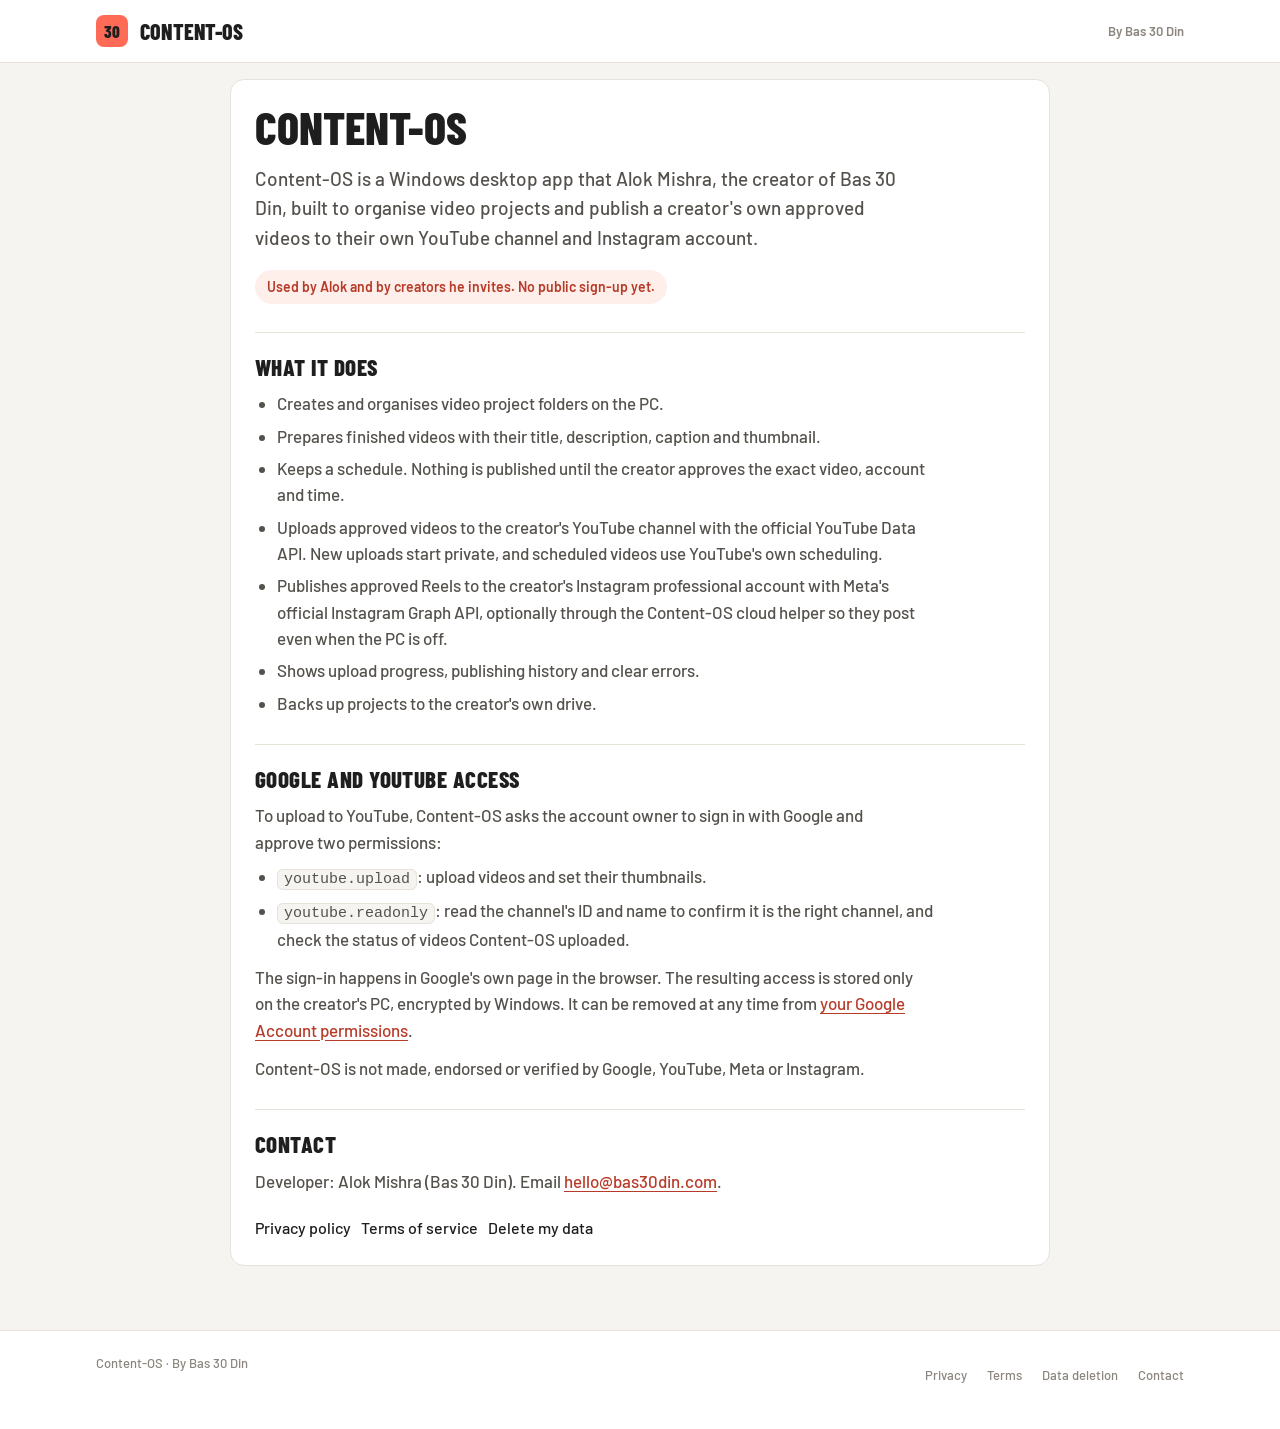
<file: content-os.html>
<!doctype html>
<html lang="en">
<head>
<meta charset="utf-8">
<meta name="viewport" content="width=device-width, initial-scale=1, viewport-fit=cover">
<title>Content-OS</title>
<meta name="robots" content="noindex, nofollow">
<meta name="description" content="Content-OS is a Windows app by Alok Mishra (Bas 30 Din) that helps creators organise and publish their own videos.">
<link rel="icon" href="/assets/pfp.jpg">
<link rel="preconnect" href="https://fonts.googleapis.com">
<link rel="preconnect" href="https://fonts.gstatic.com" crossorigin>
<link rel="stylesheet" href="https://fonts.googleapis.com/css2?family=Barlow+Condensed:wght@700;800&family=Barlow:wght@500;600&display=swap">
<link rel="stylesheet" href="/styles.css">
<link rel="stylesheet" href="/content-os/legal.css">
</head>
<body>
<header class="top">
  <div class="wrap co-bar">
    <a class="mark" href="/" aria-label="Bas 30 Din home">30</a>
    <span class="brand">CONTENT-OS</span>
    <small>By Bas 30 Din</small>
  </div>
</header>

<main class="wrap page">
  <article class="card co">
    <h1>Content-OS</h1>
    <p class="lead">Content-OS is a Windows desktop app that Alok Mishra, the creator of Bas 30 Din, built to organise video projects and publish a creator's own approved videos to their own YouTube channel and Instagram account.</p>
    <p class="flag">Used by Alok and by creators he invites. No public sign-up yet.</p>

    <section>
      <h2>What it does</h2>
      <ul>
        <li>Creates and organises video project folders on the PC.</li>
        <li>Prepares finished videos with their title, description, caption and thumbnail.</li>
        <li>Keeps a schedule. Nothing is published until the creator approves the exact video, account and time.</li>
        <li>Uploads approved videos to the creator's YouTube channel with the official YouTube Data API. New uploads start private, and scheduled videos use YouTube's own scheduling.</li>
        <li>Publishes approved Reels to the creator's Instagram professional account with Meta's official Instagram Graph API, optionally through the Content-OS cloud helper so they post even when the PC is off.</li>
        <li>Shows upload progress, publishing history and clear errors.</li>
        <li>Backs up projects to the creator's own drive.</li>
      </ul>
    </section>

    <section>
      <h2>Google and YouTube access</h2>
      <p>To upload to YouTube, Content-OS asks the account owner to sign in with Google and approve two permissions:</p>
      <ul>
        <li><code>youtube.upload</code>: upload videos and set their thumbnails.</li>
        <li><code>youtube.readonly</code>: read the channel's ID and name to confirm it is the right channel, and check the status of videos Content-OS uploaded.</li>
      </ul>
      <p>The sign-in happens in Google's own page in the browser. The resulting access is stored only on the creator's PC, encrypted by Windows. It can be removed at any time from <a href="https://myaccount.google.com/permissions">your Google Account permissions</a>.</p>
      <p>Content-OS is not made, endorsed or verified by Google, YouTube, Meta or Instagram.</p>
    </section>

    <section>
      <h2>Contact</h2>
      <p>Developer: Alok Mishra (Bas 30 Din). Email <a href="mailto:hello@bas30din.com">hello@bas30din.com</a>.</p>
      <div class="co-actions">
        <a class="btn" href="/content-os/privacy">Privacy policy</a>
        <a class="btn btn--line" href="/content-os/terms">Terms of service</a>
        <a class="btn btn--line" href="/content-os/data-deletion">Delete my data</a>
      </div>
    </section>
  </article>
</main>

<footer class="foot">
  <div class="wrap"><span>Content-OS · By Bas 30 Din</span><nav aria-label="Content-OS"><a href="/content-os/privacy">Privacy</a><a href="/content-os/terms">Terms</a><a href="/content-os/data-deletion">Data deletion</a><a href="mailto:hello@bas30din.com">Contact</a></nav></div>
</footer>
</body>
</html>
</file>
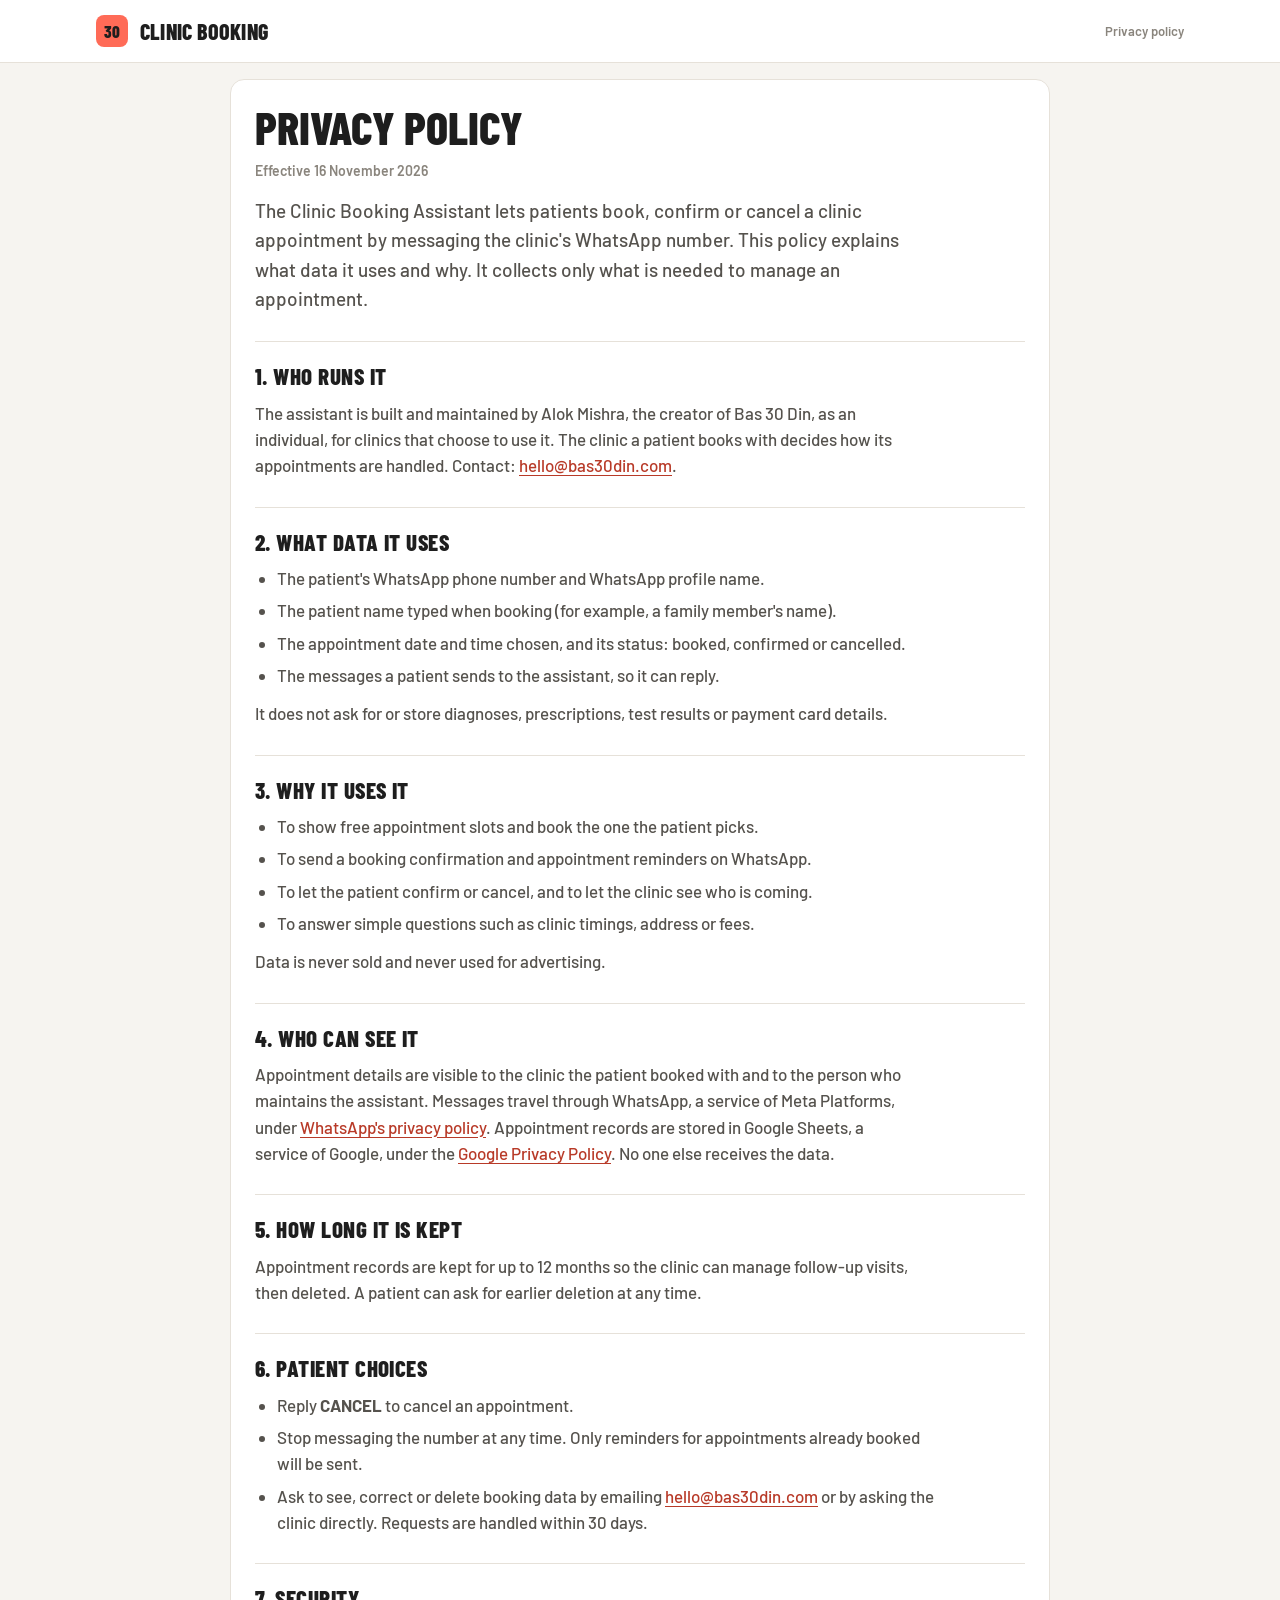
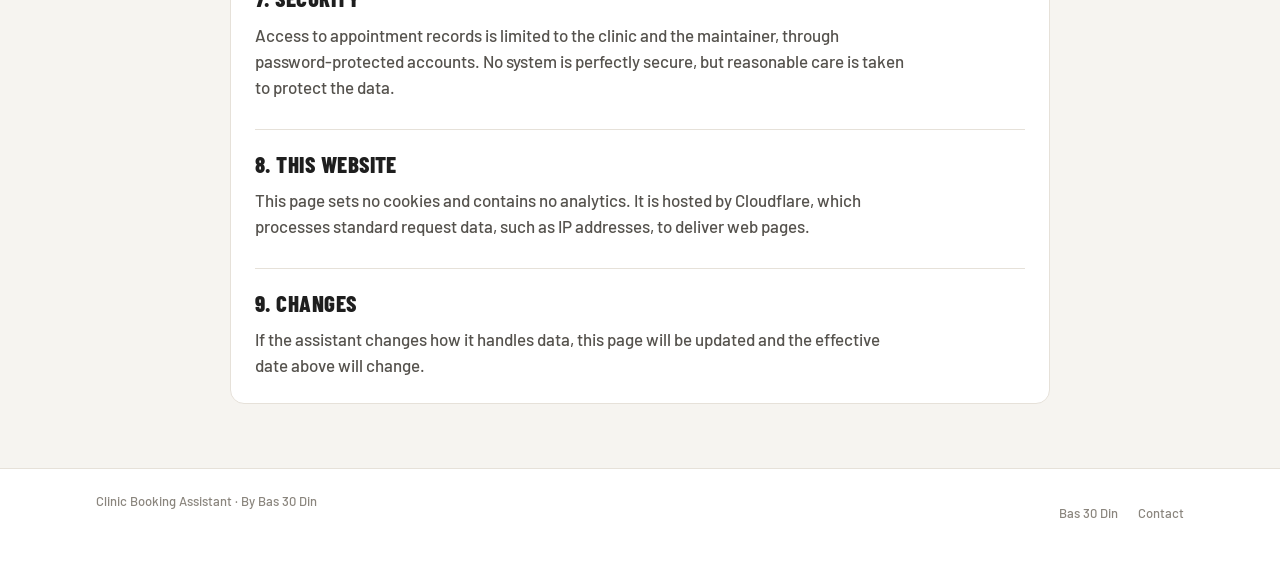
<file: clinic-bot/privacy.html>
<!doctype html>
<html lang="en">
<head>
<meta charset="utf-8">
<meta name="viewport" content="width=device-width, initial-scale=1, viewport-fit=cover">
<title>Clinic Booking Assistant Privacy Policy</title>
<meta name="robots" content="noindex, nofollow">
<meta name="description" content="How the clinic WhatsApp booking assistant handles patient booking data.">
<link rel="icon" href="/assets/pfp.jpg">
<link rel="preconnect" href="https://fonts.googleapis.com">
<link rel="preconnect" href="https://fonts.gstatic.com" crossorigin>
<link rel="stylesheet" href="https://fonts.googleapis.com/css2?family=Barlow+Condensed:wght@700;800&family=Barlow:wght@500;600&display=swap">
<link rel="stylesheet" href="/styles.css">
<link rel="stylesheet" href="/content-os/legal.css">
</head>
<body>
<header class="top">
  <div class="wrap co-bar">
    <a class="mark" href="/" aria-label="Bas 30 Din home">30</a>
    <span class="brand">CLINIC BOOKING</span>
    <small>Privacy policy</small>
  </div>
</header>

<main class="wrap page">
  <article class="card co">
    <h1>Privacy policy</h1>
    <p class="when">Effective 16 November 2026</p>
    <p class="lead">The Clinic Booking Assistant lets patients book, confirm or cancel a clinic appointment by messaging the clinic's WhatsApp number. This policy explains what data it uses and why. It collects only what is needed to manage an appointment.</p>

    <section>
      <h2>1. Who runs it</h2>
      <p>The assistant is built and maintained by Alok Mishra, the creator of Bas 30 Din, as an individual, for clinics that choose to use it. The clinic a patient books with decides how its appointments are handled. Contact: <a href="mailto:hello@bas30din.com">hello@bas30din.com</a>.</p>
    </section>

    <section>
      <h2>2. What data it uses</h2>
      <ul>
        <li>The patient's WhatsApp phone number and WhatsApp profile name.</li>
        <li>The patient name typed when booking (for example, a family member's name).</li>
        <li>The appointment date and time chosen, and its status: booked, confirmed or cancelled.</li>
        <li>The messages a patient sends to the assistant, so it can reply.</li>
      </ul>
      <p>It does not ask for or store diagnoses, prescriptions, test results or payment card details.</p>
    </section>

    <section>
      <h2>3. Why it uses it</h2>
      <ul>
        <li>To show free appointment slots and book the one the patient picks.</li>
        <li>To send a booking confirmation and appointment reminders on WhatsApp.</li>
        <li>To let the patient confirm or cancel, and to let the clinic see who is coming.</li>
        <li>To answer simple questions such as clinic timings, address or fees.</li>
      </ul>
      <p>Data is never sold and never used for advertising.</p>
    </section>

    <section>
      <h2>4. Who can see it</h2>
      <p>Appointment details are visible to the clinic the patient booked with and to the person who maintains the assistant. Messages travel through WhatsApp, a service of Meta Platforms, under <a href="https://www.whatsapp.com/legal/privacy-policy">WhatsApp's privacy policy</a>. Appointment records are stored in Google Sheets, a service of Google, under the <a href="https://policies.google.com/privacy">Google Privacy Policy</a>. No one else receives the data.</p>
    </section>

    <section>
      <h2>5. How long it is kept</h2>
      <p>Appointment records are kept for up to 12 months so the clinic can manage follow-up visits, then deleted. A patient can ask for earlier deletion at any time.</p>
    </section>

    <section>
      <h2>6. Patient choices</h2>
      <ul>
        <li>Reply <strong>CANCEL</strong> to cancel an appointment.</li>
        <li>Stop messaging the number at any time. Only reminders for appointments already booked will be sent.</li>
        <li>Ask to see, correct or delete booking data by emailing <a href="mailto:hello@bas30din.com">hello@bas30din.com</a> or by asking the clinic directly. Requests are handled within 30 days.</li>
      </ul>
    </section>

    <section>
      <h2>7. Security</h2>
      <p>Access to appointment records is limited to the clinic and the maintainer, through password-protected accounts. No system is perfectly secure, but reasonable care is taken to protect the data.</p>
    </section>

    <section>
      <h2>8. This website</h2>
      <p>This page sets no cookies and contains no analytics. It is hosted by Cloudflare, which processes standard request data, such as IP addresses, to deliver web pages.</p>
    </section>

    <section>
      <h2>9. Changes</h2>
      <p>If the assistant changes how it handles data, this page will be updated and the effective date above will change.</p>
    </section>
  </article>
</main>

<footer class="foot">
  <div class="wrap"><span>Clinic Booking Assistant · By Bas 30 Din</span><nav aria-label="Clinic booking"><a href="/">Bas 30 Din</a><a href="mailto:hello@bas30din.com">Contact</a></nav></div>
</footer>
</body>
</html>
</file>
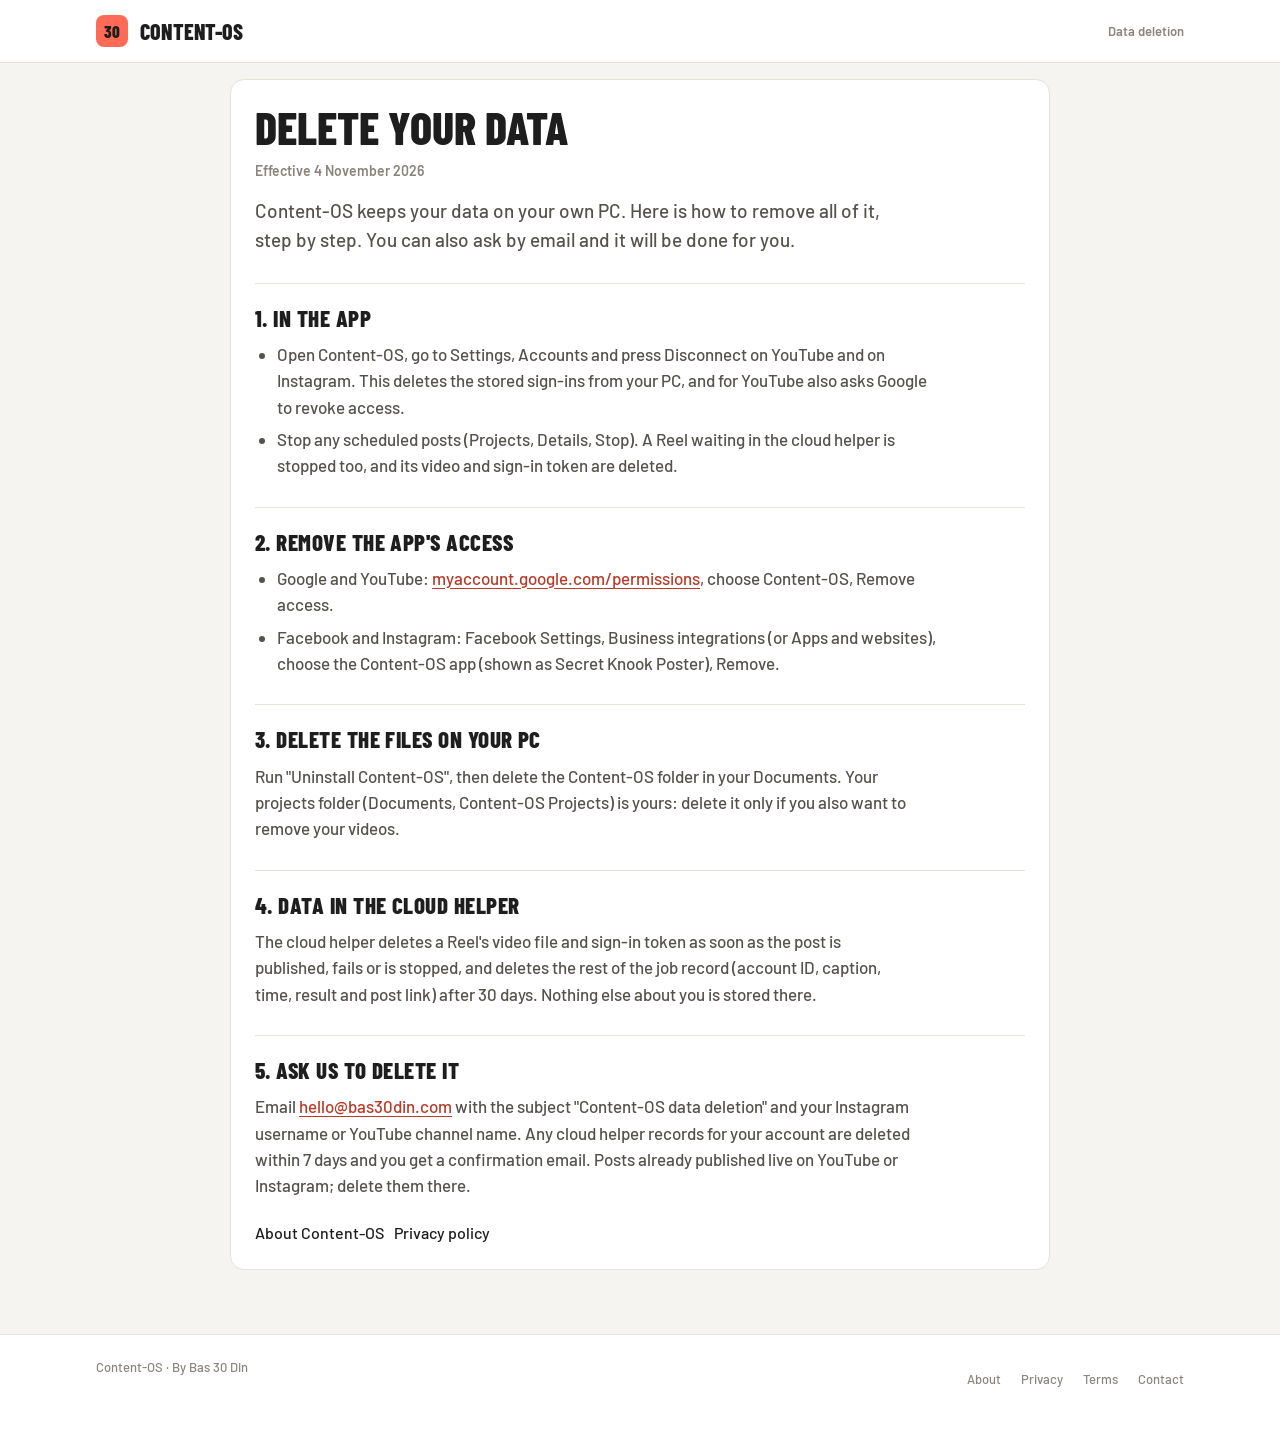
<file: content-os/data-deletion.html>
<!doctype html>
<html lang="en">
<head>
<meta charset="utf-8">
<meta name="viewport" content="width=device-width, initial-scale=1, viewport-fit=cover">
<title>Content-OS Data Deletion</title>
<meta name="robots" content="noindex, nofollow">
<meta name="description" content="How to delete your Content-OS data.">
<link rel="icon" href="/assets/pfp.jpg">
<link rel="preconnect" href="https://fonts.googleapis.com">
<link rel="preconnect" href="https://fonts.gstatic.com" crossorigin>
<link rel="stylesheet" href="https://fonts.googleapis.com/css2?family=Barlow+Condensed:wght@700;800&family=Barlow:wght@500;600&display=swap">
<link rel="stylesheet" href="/styles.css">
<link rel="stylesheet" href="/content-os/legal.css">
</head>
<body>
<header class="top">
  <div class="wrap co-bar">
    <a class="mark" href="/" aria-label="Bas 30 Din home">30</a>
    <a class="brand" href="/content-os">CONTENT-OS</a>
    <small>Data deletion</small>
  </div>
</header>

<main class="wrap page">
  <article class="card co">
    <h1>Delete your data</h1>
    <p class="when">Effective 4 November 2026</p>
    <p class="lead">Content-OS keeps your data on your own PC. Here is how to remove all of it, step by step. You can also ask by email and it will be done for you.</p>

    <section>
      <h2>1. In the app</h2>
      <ul>
        <li>Open Content-OS, go to Settings, Accounts and press Disconnect on YouTube and on Instagram. This deletes the stored sign-ins from your PC, and for YouTube also asks Google to revoke access.</li>
        <li>Stop any scheduled posts (Projects, Details, Stop). A Reel waiting in the cloud helper is stopped too, and its video and sign-in token are deleted.</li>
      </ul>
    </section>

    <section>
      <h2>2. Remove the app's access</h2>
      <ul>
        <li>Google and YouTube: <a href="https://myaccount.google.com/permissions">myaccount.google.com/permissions</a>, choose Content-OS, Remove access.</li>
        <li>Facebook and Instagram: Facebook Settings, Business integrations (or Apps and websites), choose the Content-OS app (shown as Secret Knook Poster), Remove.</li>
      </ul>
    </section>

    <section>
      <h2>3. Delete the files on your PC</h2>
      <p>Run "Uninstall Content-OS", then delete the Content-OS folder in your Documents. Your projects folder (Documents, Content-OS Projects) is yours: delete it only if you also want to remove your videos.</p>
    </section>

    <section>
      <h2>4. Data in the cloud helper</h2>
      <p>The cloud helper deletes a Reel's video file and sign-in token as soon as the post is published, fails or is stopped, and deletes the rest of the job record (account ID, caption, time, result and post link) after 30 days. Nothing else about you is stored there.</p>
    </section>

    <section>
      <h2>5. Ask us to delete it</h2>
      <p>Email <a href="mailto:hello@bas30din.com?subject=Content-OS%20data%20deletion">hello@bas30din.com</a> with the subject "Content-OS data deletion" and your Instagram username or YouTube channel name. Any cloud helper records for your account are deleted within 7 days and you get a confirmation email. Posts already published live on YouTube or Instagram; delete them there.</p>
    </section>

    <div class="co-actions">
      <a class="btn btn--line" href="/content-os">About Content-OS</a>
      <a class="btn btn--line" href="/content-os/privacy">Privacy policy</a>
    </div>
  </article>
</main>

<footer class="foot">
  <div class="wrap"><span>Content-OS · By Bas 30 Din</span><nav aria-label="Content-OS"><a href="/content-os">About</a><a href="/content-os/privacy">Privacy</a><a href="/content-os/terms">Terms</a><a href="mailto:hello@bas30din.com">Contact</a></nav></div>
</footer>
</body>
</html>
</file>
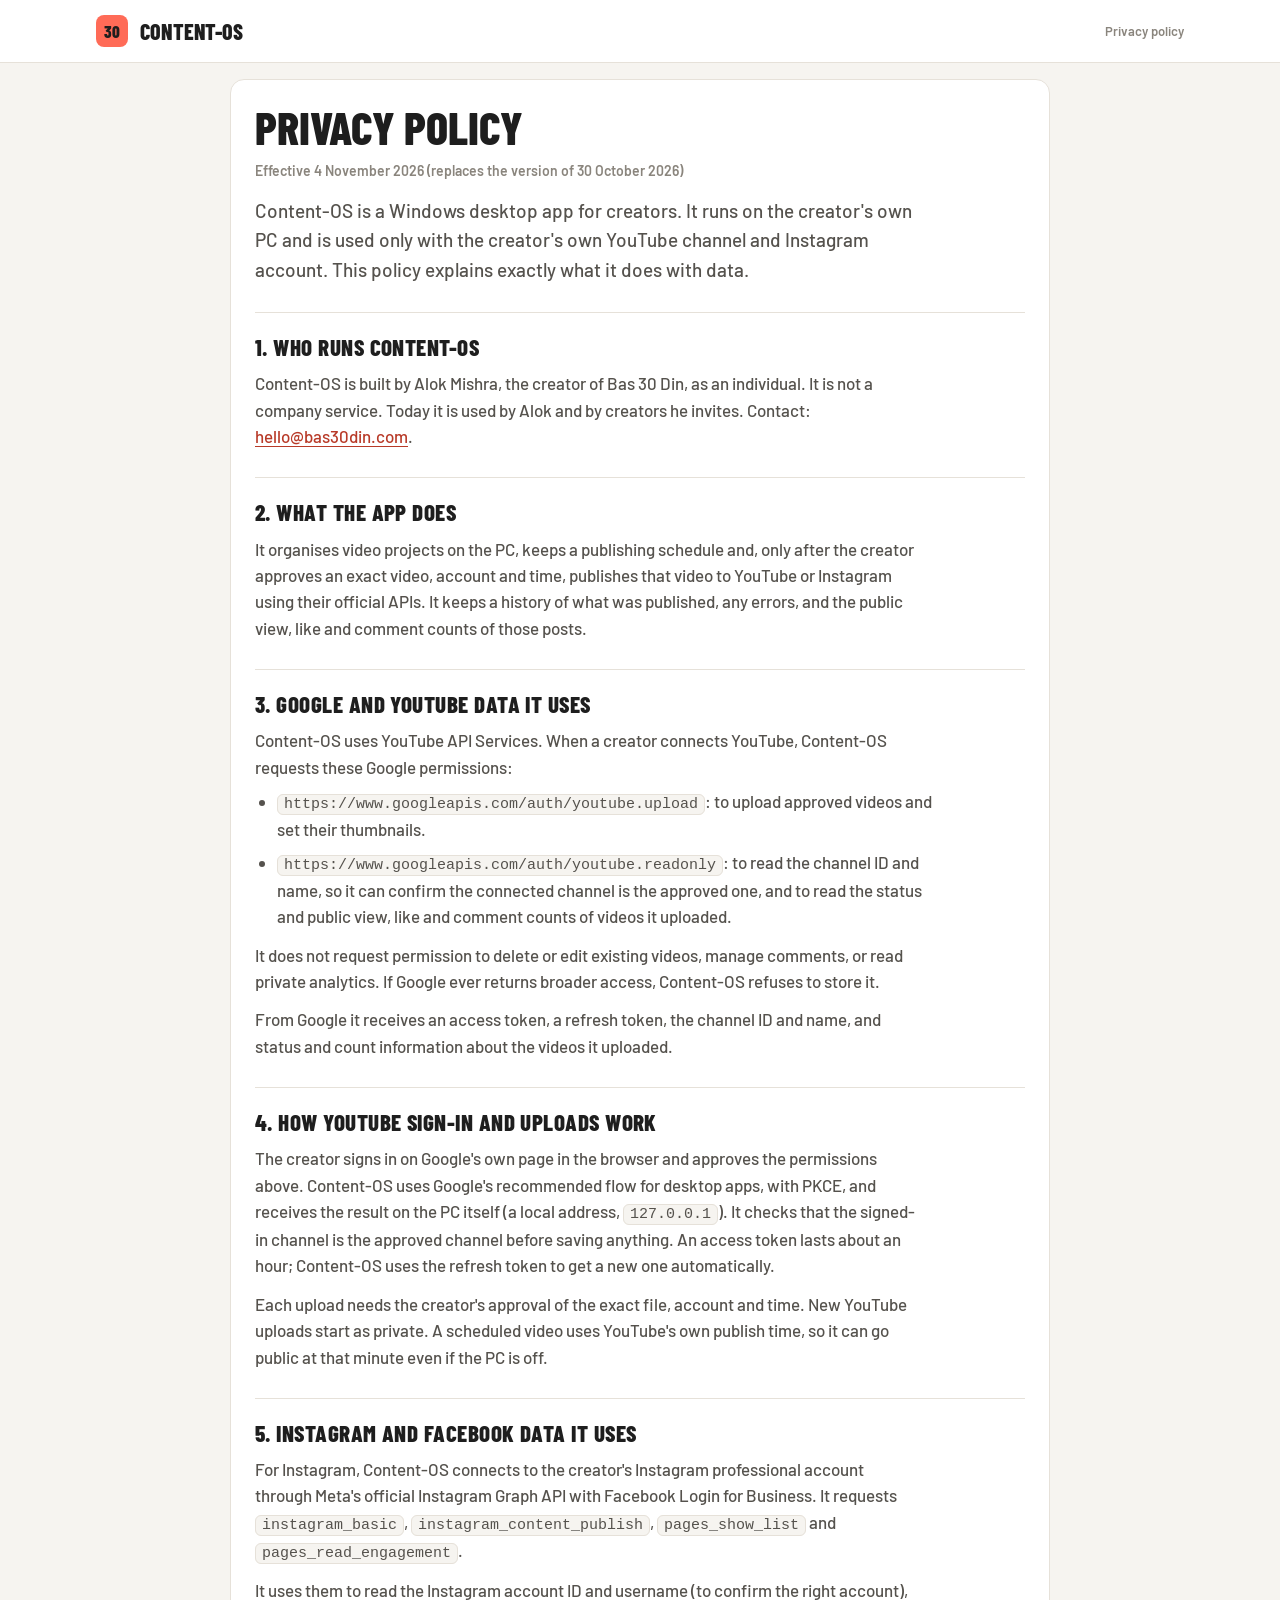
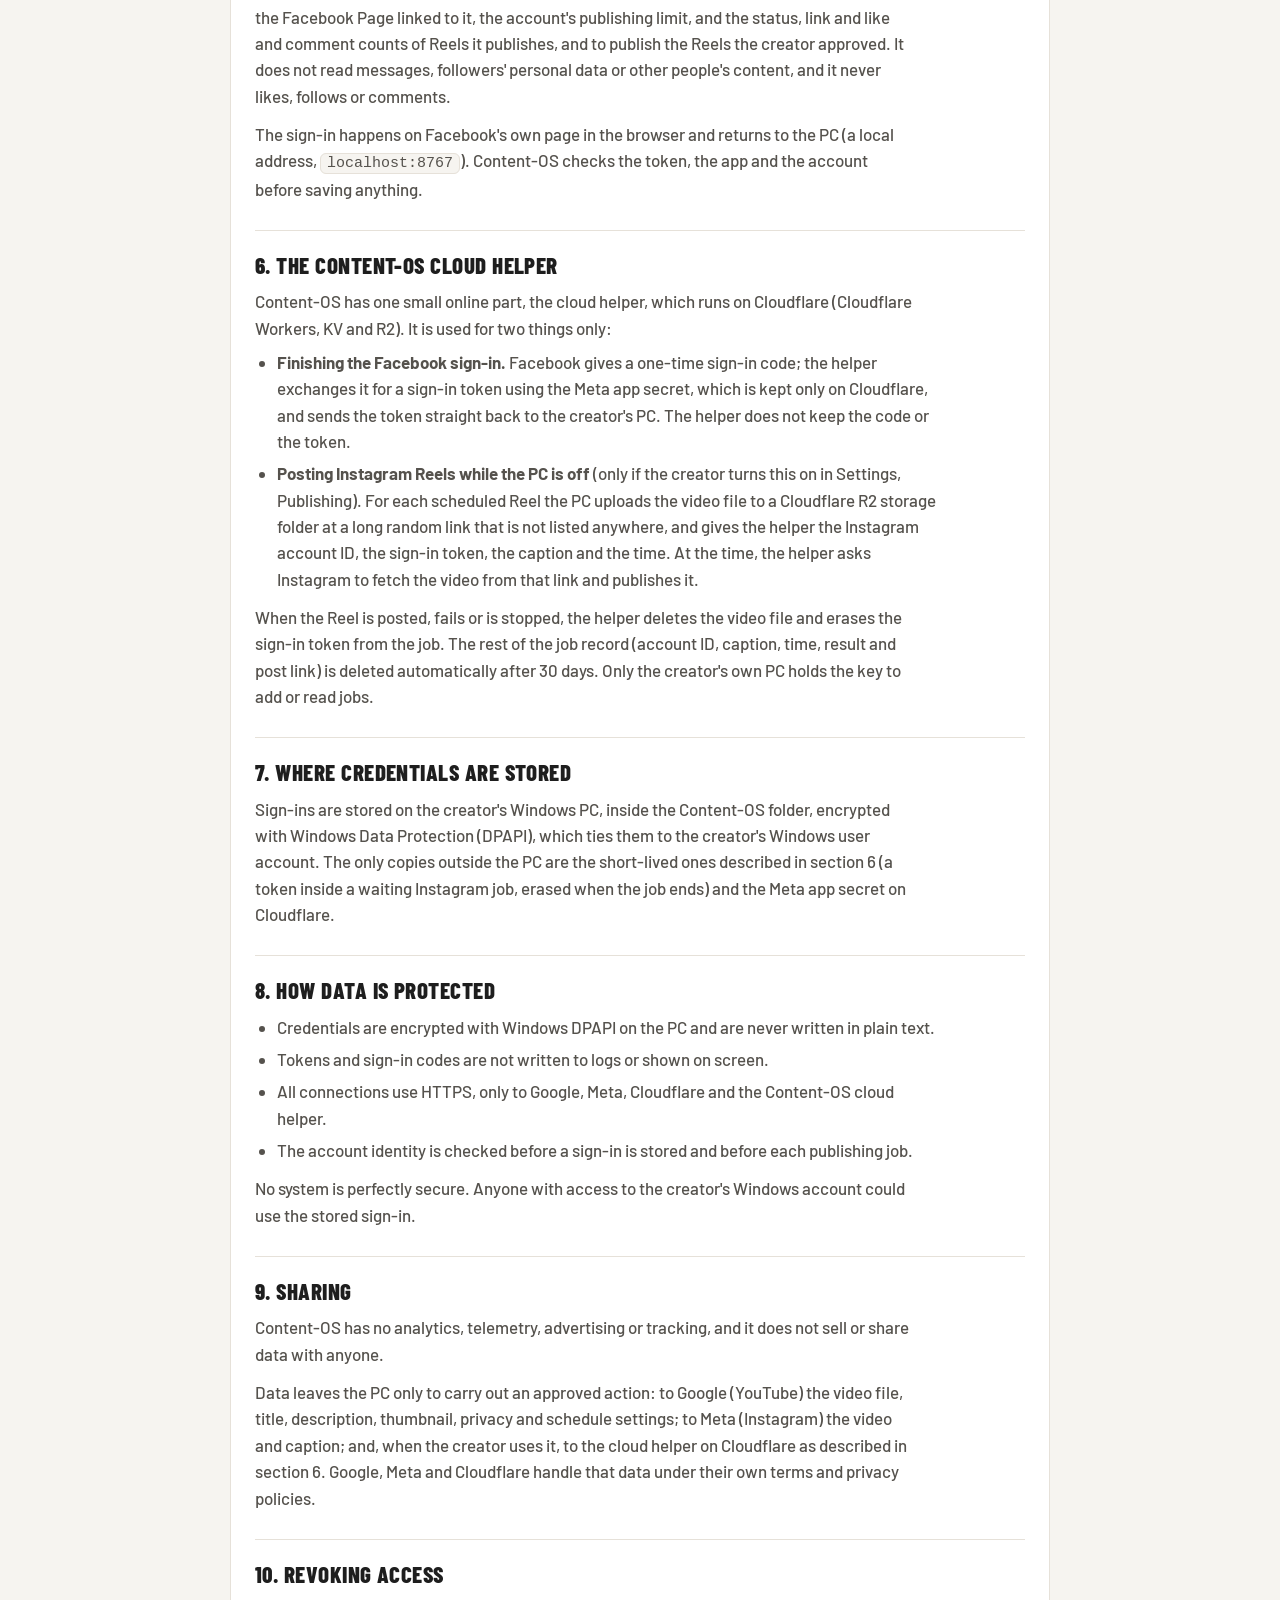
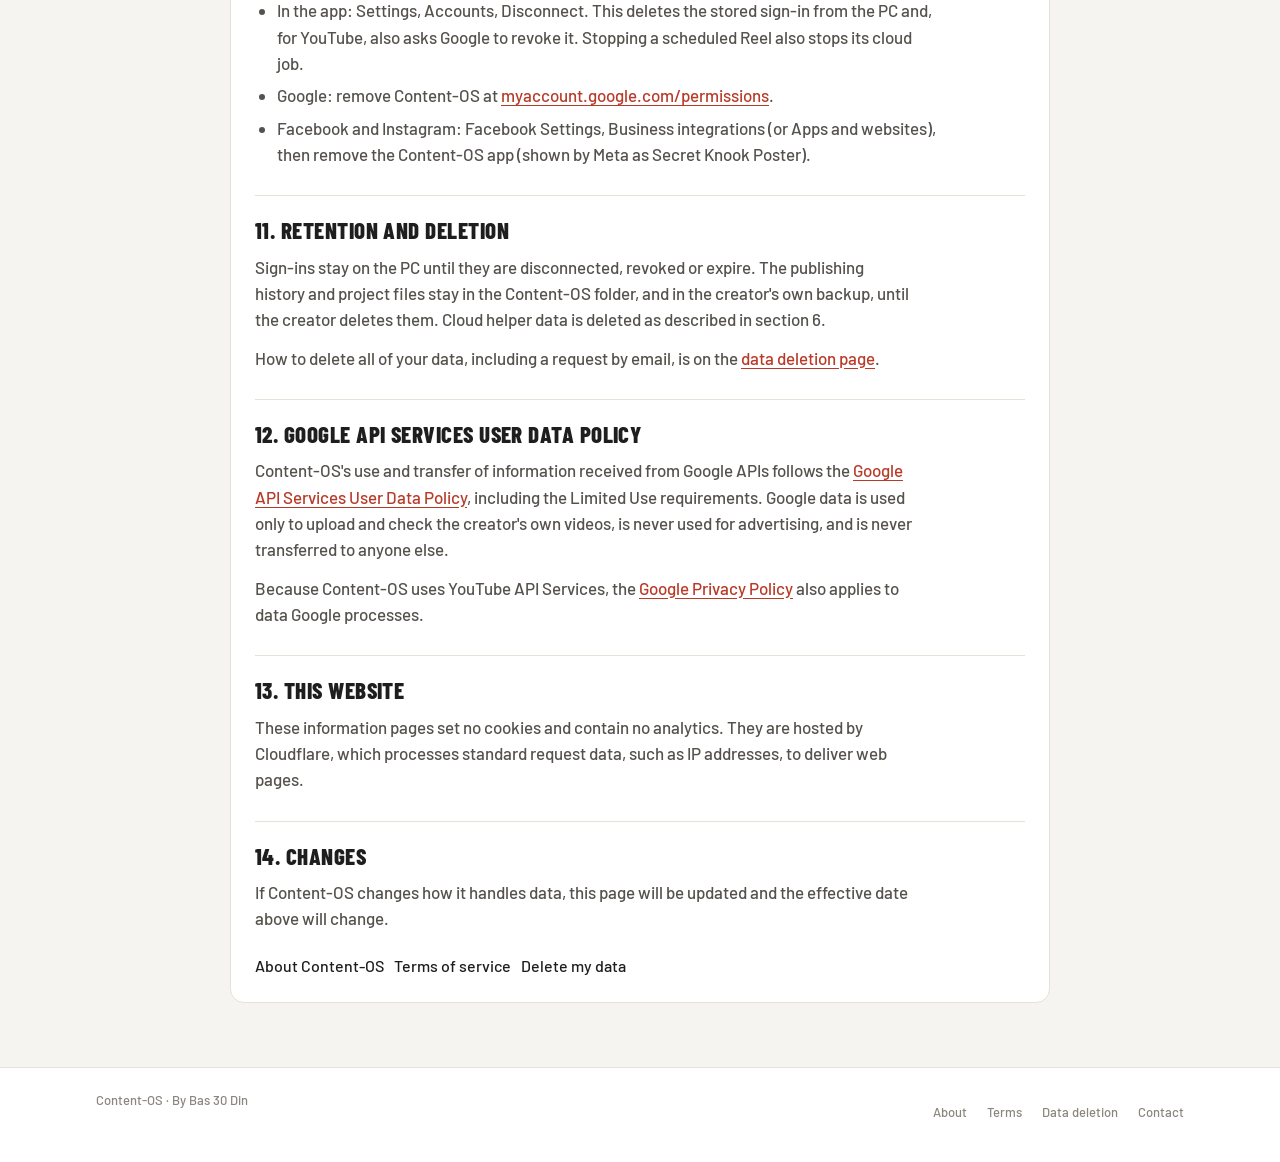
<file: content-os/privacy.html>
<!doctype html>
<html lang="en">
<head>
<meta charset="utf-8">
<meta name="viewport" content="width=device-width, initial-scale=1, viewport-fit=cover">
<title>Content-OS Privacy Policy</title>
<meta name="robots" content="noindex, nofollow">
<meta name="description" content="How Content-OS handles Google, YouTube, Instagram and Facebook data.">
<link rel="icon" href="/assets/pfp.jpg">
<link rel="preconnect" href="https://fonts.googleapis.com">
<link rel="preconnect" href="https://fonts.gstatic.com" crossorigin>
<link rel="stylesheet" href="https://fonts.googleapis.com/css2?family=Barlow+Condensed:wght@700;800&family=Barlow:wght@500;600&display=swap">
<link rel="stylesheet" href="/styles.css">
<link rel="stylesheet" href="/content-os/legal.css">
</head>
<body>
<header class="top">
  <div class="wrap co-bar">
    <a class="mark" href="/" aria-label="Bas 30 Din home">30</a>
    <a class="brand" href="/content-os">CONTENT-OS</a>
    <small>Privacy policy</small>
  </div>
</header>

<main class="wrap page">
  <article class="card co">
    <h1>Privacy policy</h1>
    <p class="when">Effective 4 November 2026 (replaces the version of 30 October 2026)</p>
    <p class="lead">Content-OS is a Windows desktop app for creators. It runs on the creator's own PC and is used only with the creator's own YouTube channel and Instagram account. This policy explains exactly what it does with data.</p>

    <section>
      <h2>1. Who runs Content-OS</h2>
      <p>Content-OS is built by Alok Mishra, the creator of Bas 30 Din, as an individual. It is not a company service. Today it is used by Alok and by creators he invites. Contact: <a href="mailto:hello@bas30din.com">hello@bas30din.com</a>.</p>
    </section>

    <section>
      <h2>2. What the app does</h2>
      <p>It organises video projects on the PC, keeps a publishing schedule and, only after the creator approves an exact video, account and time, publishes that video to YouTube or Instagram using their official APIs. It keeps a history of what was published, any errors, and the public view, like and comment counts of those posts.</p>
    </section>

    <section>
      <h2>3. Google and YouTube data it uses</h2>
      <p>Content-OS uses YouTube API Services. When a creator connects YouTube, Content-OS requests these Google permissions:</p>
      <ul>
        <li><code>https://www.googleapis.com/auth/youtube.upload</code>: to upload approved videos and set their thumbnails.</li>
        <li><code>https://www.googleapis.com/auth/youtube.readonly</code>: to read the channel ID and name, so it can confirm the connected channel is the approved one, and to read the status and public view, like and comment counts of videos it uploaded.</li>
      </ul>
      <p>It does not request permission to delete or edit existing videos, manage comments, or read private analytics. If Google ever returns broader access, Content-OS refuses to store it.</p>
      <p>From Google it receives an access token, a refresh token, the channel ID and name, and status and count information about the videos it uploaded.</p>
    </section>

    <section>
      <h2>4. How YouTube sign-in and uploads work</h2>
      <p>The creator signs in on Google's own page in the browser and approves the permissions above. Content-OS uses Google's recommended flow for desktop apps, with PKCE, and receives the result on the PC itself (a local address, <code>127.0.0.1</code>). It checks that the signed-in channel is the approved channel before saving anything. An access token lasts about an hour; Content-OS uses the refresh token to get a new one automatically.</p>
      <p>Each upload needs the creator's approval of the exact file, account and time. New YouTube uploads start as private. A scheduled video uses YouTube's own publish time, so it can go public at that minute even if the PC is off.</p>
    </section>

    <section>
      <h2>5. Instagram and Facebook data it uses</h2>
      <p>For Instagram, Content-OS connects to the creator's Instagram professional account through Meta's official Instagram Graph API with Facebook Login for Business. It requests <code>instagram_basic</code>, <code>instagram_content_publish</code>, <code>pages_show_list</code> and <code>pages_read_engagement</code>.</p>
      <p>It uses them to read the Instagram account ID and username (to confirm the right account), the Facebook Page linked to it, the account's publishing limit, and the status, link and like and comment counts of Reels it publishes, and to publish the Reels the creator approved. It does not read messages, followers' personal data or other people's content, and it never likes, follows or comments.</p>
      <p>The sign-in happens on Facebook's own page in the browser and returns to the PC (a local address, <code>localhost:8767</code>). Content-OS checks the token, the app and the account before saving anything.</p>
    </section>

    <section>
      <h2>6. The Content-OS cloud helper</h2>
      <p>Content-OS has one small online part, the cloud helper, which runs on Cloudflare (Cloudflare Workers, KV and R2). It is used for two things only:</p>
      <ul>
        <li><strong>Finishing the Facebook sign-in.</strong> Facebook gives a one-time sign-in code; the helper exchanges it for a sign-in token using the Meta app secret, which is kept only on Cloudflare, and sends the token straight back to the creator's PC. The helper does not keep the code or the token.</li>
        <li><strong>Posting Instagram Reels while the PC is off</strong> (only if the creator turns this on in Settings, Publishing). For each scheduled Reel the PC uploads the video file to a Cloudflare R2 storage folder at a long random link that is not listed anywhere, and gives the helper the Instagram account ID, the sign-in token, the caption and the time. At the time, the helper asks Instagram to fetch the video from that link and publishes it.</li>
      </ul>
      <p>When the Reel is posted, fails or is stopped, the helper deletes the video file and erases the sign-in token from the job. The rest of the job record (account ID, caption, time, result and post link) is deleted automatically after 30 days. Only the creator's own PC holds the key to add or read jobs.</p>
    </section>

    <section>
      <h2>7. Where credentials are stored</h2>
      <p>Sign-ins are stored on the creator's Windows PC, inside the Content-OS folder, encrypted with Windows Data Protection (DPAPI), which ties them to the creator's Windows user account. The only copies outside the PC are the short-lived ones described in section 6 (a token inside a waiting Instagram job, erased when the job ends) and the Meta app secret on Cloudflare.</p>
    </section>

    <section>
      <h2>8. How data is protected</h2>
      <ul>
        <li>Credentials are encrypted with Windows DPAPI on the PC and are never written in plain text.</li>
        <li>Tokens and sign-in codes are not written to logs or shown on screen.</li>
        <li>All connections use HTTPS, only to Google, Meta, Cloudflare and the Content-OS cloud helper.</li>
        <li>The account identity is checked before a sign-in is stored and before each publishing job.</li>
      </ul>
      <p>No system is perfectly secure. Anyone with access to the creator's Windows account could use the stored sign-in.</p>
    </section>

    <section>
      <h2>9. Sharing</h2>
      <p>Content-OS has no analytics, telemetry, advertising or tracking, and it does not sell or share data with anyone.</p>
      <p>Data leaves the PC only to carry out an approved action: to Google (YouTube) the video file, title, description, thumbnail, privacy and schedule settings; to Meta (Instagram) the video and caption; and, when the creator uses it, to the cloud helper on Cloudflare as described in section 6. Google, Meta and Cloudflare handle that data under their own terms and privacy policies.</p>
    </section>

    <section>
      <h2>10. Revoking access</h2>
      <ul>
        <li>In the app: Settings, Accounts, Disconnect. This deletes the stored sign-in from the PC and, for YouTube, also asks Google to revoke it. Stopping a scheduled Reel also stops its cloud job.</li>
        <li>Google: remove Content-OS at <a href="https://myaccount.google.com/permissions">myaccount.google.com/permissions</a>.</li>
        <li>Facebook and Instagram: Facebook Settings, Business integrations (or Apps and websites), then remove the Content-OS app (shown by Meta as Secret Knook Poster).</li>
      </ul>
    </section>

    <section>
      <h2>11. Retention and deletion</h2>
      <p>Sign-ins stay on the PC until they are disconnected, revoked or expire. The publishing history and project files stay in the Content-OS folder, and in the creator's own backup, until the creator deletes them. Cloud helper data is deleted as described in section 6.</p>
      <p>How to delete all of your data, including a request by email, is on the <a href="/content-os/data-deletion">data deletion page</a>.</p>
    </section>

    <section>
      <h2>12. Google API Services User Data Policy</h2>
      <p>Content-OS's use and transfer of information received from Google APIs follows the <a href="https://developers.google.com/terms/api-services-user-data-policy">Google API Services User Data Policy</a>, including the Limited Use requirements. Google data is used only to upload and check the creator's own videos, is never used for advertising, and is never transferred to anyone else.</p>
      <p>Because Content-OS uses YouTube API Services, the <a href="https://policies.google.com/privacy">Google Privacy Policy</a> also applies to data Google processes.</p>
    </section>

    <section>
      <h2>13. This website</h2>
      <p>These information pages set no cookies and contain no analytics. They are hosted by Cloudflare, which processes standard request data, such as IP addresses, to deliver web pages.</p>
    </section>

    <section>
      <h2>14. Changes</h2>
      <p>If Content-OS changes how it handles data, this page will be updated and the effective date above will change.</p>
    </section>

    <div class="co-actions">
      <a class="btn btn--line" href="/content-os">About Content-OS</a>
      <a class="btn btn--line" href="/content-os/terms">Terms of service</a>
      <a class="btn btn--line" href="/content-os/data-deletion">Delete my data</a>
    </div>
  </article>
</main>

<footer class="foot">
  <div class="wrap"><span>Content-OS · By Bas 30 Din</span><nav aria-label="Content-OS"><a href="/content-os">About</a><a href="/content-os/terms">Terms</a><a href="/content-os/data-deletion">Data deletion</a><a href="mailto:hello@bas30din.com">Contact</a></nav></div>
</footer>
</body>
</html>
</file>
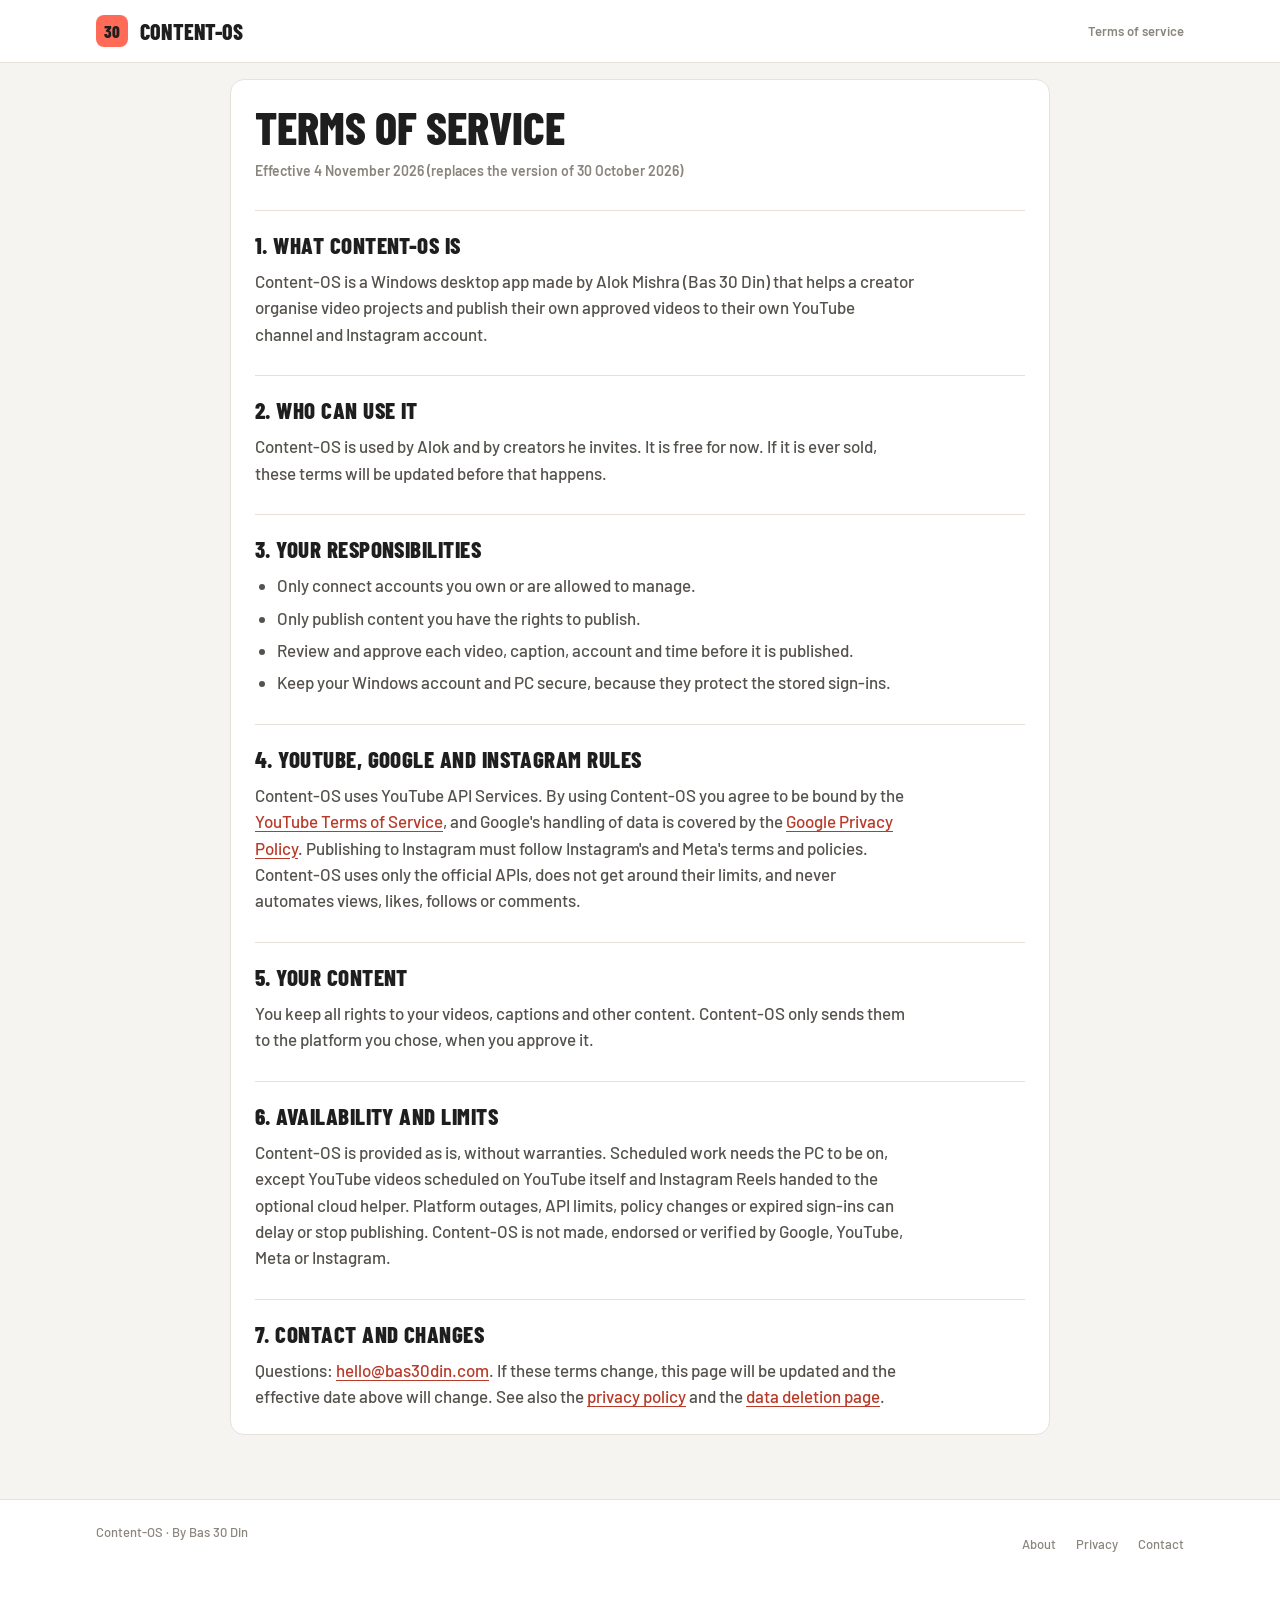
<file: content-os/terms.html>
<!doctype html>
<html lang="en">
<head>
<meta charset="utf-8">
<meta name="viewport" content="width=device-width, initial-scale=1, viewport-fit=cover">
<title>Content-OS Terms of Service</title>
<meta name="robots" content="noindex, nofollow">
<meta name="description" content="Terms of service for Content-OS, a personal-use app.">
<link rel="icon" href="/assets/pfp.jpg">
<link rel="preconnect" href="https://fonts.googleapis.com">
<link rel="preconnect" href="https://fonts.gstatic.com" crossorigin>
<link rel="stylesheet" href="https://fonts.googleapis.com/css2?family=Barlow+Condensed:wght@700;800&family=Barlow:wght@500;600&display=swap">
<link rel="stylesheet" href="/styles.css">
<link rel="stylesheet" href="/content-os/legal.css">
</head>
<body>
<header class="top">
  <div class="wrap co-bar">
    <a class="mark" href="/" aria-label="Bas 30 Din home">30</a>
    <a class="brand" href="/content-os">CONTENT-OS</a>
    <small>Terms of service</small>
  </div>
</header>

<main class="wrap page">
  <article class="card co">
    <h1>Terms of service</h1>
    <p class="when">Effective 4 November 2026 (replaces the version of 30 October 2026)</p>

    <section>
      <h2>1. What Content-OS is</h2>
      <p>Content-OS is a Windows desktop app made by Alok Mishra (Bas 30 Din) that helps a creator organise video projects and publish their own approved videos to their own YouTube channel and Instagram account.</p>
    </section>

    <section>
      <h2>2. Who can use it</h2>
      <p>Content-OS is used by Alok and by creators he invites. It is free for now. If it is ever sold, these terms will be updated before that happens.</p>
    </section>

    <section>
      <h2>3. Your responsibilities</h2>
      <ul>
        <li>Only connect accounts you own or are allowed to manage.</li>
        <li>Only publish content you have the rights to publish.</li>
        <li>Review and approve each video, caption, account and time before it is published.</li>
        <li>Keep your Windows account and PC secure, because they protect the stored sign-ins.</li>
      </ul>
    </section>

    <section>
      <h2>4. YouTube, Google and Instagram rules</h2>
      <p>Content-OS uses YouTube API Services. By using Content-OS you agree to be bound by the <a href="https://www.youtube.com/t/terms">YouTube Terms of Service</a>, and Google's handling of data is covered by the <a href="https://policies.google.com/privacy">Google Privacy Policy</a>. Publishing to Instagram must follow Instagram's and Meta's terms and policies. Content-OS uses only the official APIs, does not get around their limits, and never automates views, likes, follows or comments.</p>
    </section>

    <section>
      <h2>5. Your content</h2>
      <p>You keep all rights to your videos, captions and other content. Content-OS only sends them to the platform you chose, when you approve it.</p>
    </section>

    <section>
      <h2>6. Availability and limits</h2>
      <p>Content-OS is provided as is, without warranties. Scheduled work needs the PC to be on, except YouTube videos scheduled on YouTube itself and Instagram Reels handed to the optional cloud helper. Platform outages, API limits, policy changes or expired sign-ins can delay or stop publishing. Content-OS is not made, endorsed or verified by Google, YouTube, Meta or Instagram.</p>
    </section>

    <section>
      <h2>7. Contact and changes</h2>
      <p>Questions: <a href="mailto:hello@bas30din.com">hello@bas30din.com</a>. If these terms change, this page will be updated and the effective date above will change. See also the <a href="/content-os/privacy">privacy policy</a> and the <a href="/content-os/data-deletion">data deletion page</a>.</p>
    </section>
  </article>
</main>

<footer class="foot">
  <div class="wrap"><span>Content-OS · By Bas 30 Din</span><nav aria-label="Content-OS"><a href="/content-os">About</a><a href="/content-os/privacy">Privacy</a><a href="mailto:hello@bas30din.com">Contact</a></nav></div>
</footer>
</body>
</html>
</file>
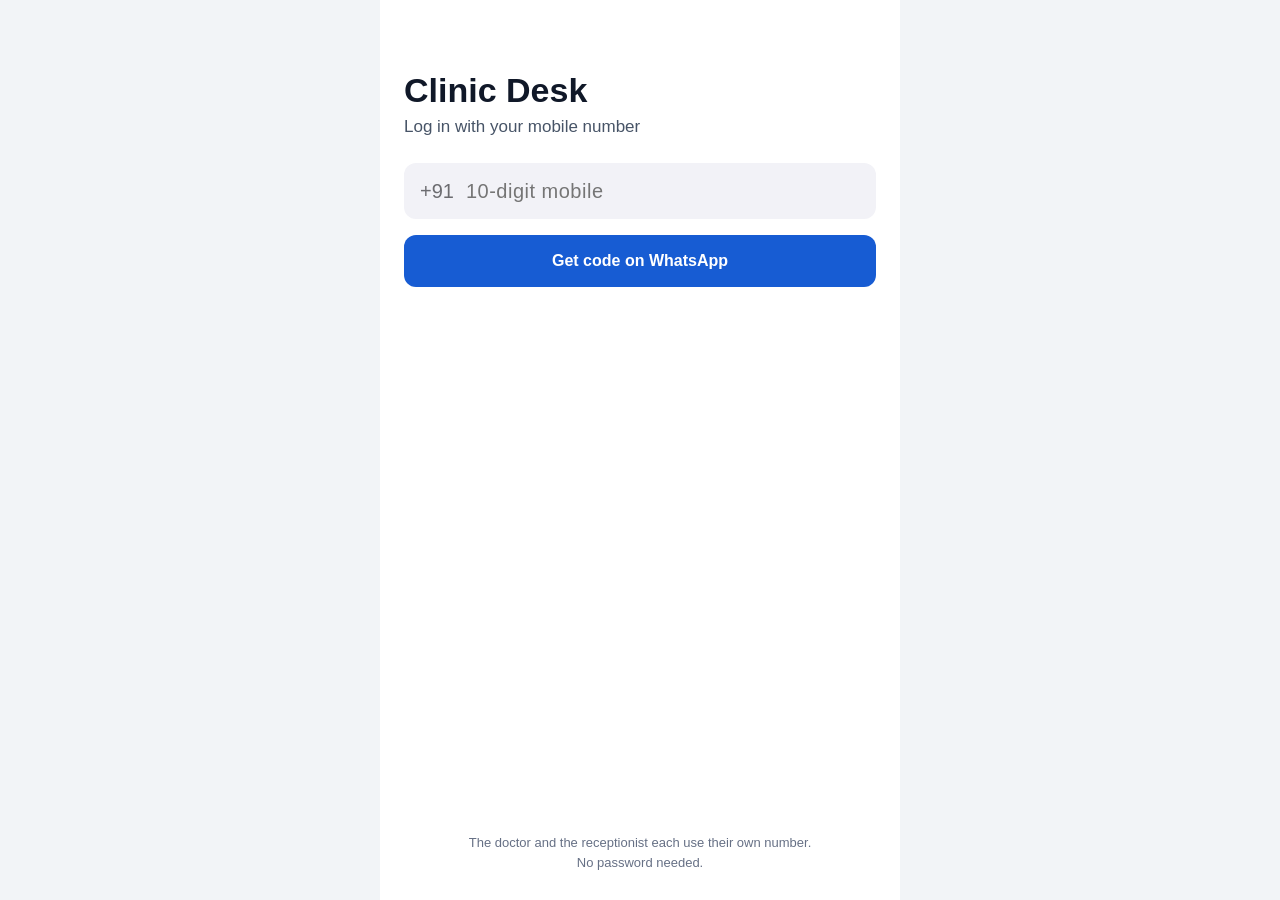
<file: ops/clinic-server/app.html>
<!doctype html>
<html lang="en">
<head>
<meta charset="utf-8">
<meta name="viewport" content="width=device-width, initial-scale=1, viewport-fit=cover">
<meta name="theme-color" content="#FFFFFF">
<meta name="robots" content="noindex">
<title>Clinic Desk</title>
<style>
*{box-sizing:border-box}
html,body{margin:0;background:#F2F4F7;color:#101828;font-family:-apple-system,BlinkMacSystemFont,"Segoe UI",Roboto,"Helvetica Neue",Arial,sans-serif;-webkit-font-smoothing:antialiased}
button{font-family:inherit;cursor:pointer}
a{color:#175CD3}
.wrap{max-width:520px;margin:0 auto;min-height:100vh;background:#F2F4F7;display:flex;flex-direction:column;position:relative}
.white{background:#FFFFFF}
.top{background:#FFF;padding:calc(env(safe-area-inset-top) + 16px) 16px 12px;border-bottom:1px solid #EAECF0;display:flex;justify-content:space-between;align-items:center;gap:10px}
.h1{font-size:22px;font-weight:700;letter-spacing:-.2px}
.sub{font-size:13px;color:#667085}
.pill{display:inline-flex;align-items:center;gap:6px;font-size:13px;font-weight:600;border-radius:16px;padding:6px 10px;white-space:nowrap}
.dot{width:8px;height:8px;border-radius:50%;display:inline-block;flex-shrink:0}
.card{background:#FFF;border:1px solid #EAECF0;border-radius:14px}
.sec{padding:14px 16px 6px;font-size:13px;font-weight:600;color:#475467;display:flex;justify-content:space-between}
.row{display:flex;align-items:center;gap:12px;padding:11px 12px;border-bottom:1px solid #F2F4F7}
.row:last-child{border-bottom:none}
.btn{height:48px;border-radius:12px;border:1px solid #D0D5DD;background:#FFF;font-size:15px;font-weight:600;color:#344054;padding:0 14px}
.btn.pri{background:#175CD3;border-color:#175CD3;color:#FFF}
.btn.big{height:60px;font-size:17px;font-weight:700;width:100%}
.btn.sm{height:36px;font-size:13px;border-radius:8px;padding:0 12px}
.btn:disabled{opacity:.45;cursor:default}
.content{flex:1;padding-bottom:96px}
nav.tabs{position:fixed;bottom:0;left:0;right:0;background:#FFF;border-top:1px solid #EAECF0;padding:8px 0 calc(env(safe-area-inset-bottom) + 10px)}
nav.tabs .in{max-width:520px;margin:0 auto;display:grid}
nav.tabs button{border:none;background:none;display:flex;flex-direction:column;align-items:center;gap:3px;font-size:12px;font-weight:500;color:#667085;position:relative;padding:4px 0}
nav.tabs button.on{color:#175CD3;font-weight:600}
.badge{position:absolute;top:-2px;left:55%;min-width:18px;height:18px;border-radius:9px;background:#D92D20;color:#FFF;font-size:11px;font-weight:600;display:flex;align-items:center;justify-content:center;padding:0 4px}
.toast{margin:10px 12px 0;padding:10px 12px;border-radius:12px;background:#101828;color:#FFF;font-size:13px;line-height:1.45}
.sheet-bg{position:fixed;inset:0;background:rgba(16,24,40,.45);display:flex;align-items:flex-end;justify-content:center;z-index:20}
.sheet{background:#FFF;width:100%;max-width:520px;border-radius:20px 20px 0 0;padding:10px 16px calc(env(safe-area-inset-bottom) + 24px);display:flex;flex-direction:column;gap:12px}
.grab{align-self:center;width:36px;height:4px;border-radius:2px;background:#D0D5DD}
input.f{height:48px;border:1px solid #D0D5DD;border-radius:10px;padding:0 12px;font-size:16px;font-family:inherit;width:100%}
.seg{display:grid;background:#F2F4F7;border-radius:10px;padding:3px}
.seg button{height:34px;border:none;border-radius:8px;font-size:13px;font-weight:600;background:transparent;color:#667085}
.seg button.on{background:#FFF;color:#101828;box-shadow:0 1px 2px rgba(16,24,40,.1)}
.empty{padding:28px 16px;text-align:center;color:#667085;font-size:14px}
.tok{font-variant-numeric:tabular-nums}
.fab{position:fixed;right:max(16px,calc(50% - 244px));bottom:96px;height:52px;padding:0 18px;border-radius:16px;border:none;background:#101828;color:#FFF;display:flex;align-items:center;gap:8px;font-size:15px;font-weight:600;box-shadow:0 6px 16px rgba(16,24,40,.25);z-index:5}
.bub{max-width:80%;padding:8px 12px;border-radius:14px;font-size:15px;line-height:1.4;white-space:pre-wrap;word-wrap:break-word}
.err{margin:12px;padding:12px;border-radius:12px;background:#FEF3F2;color:#B42318;font-size:14px}

/* ---- v6: iOS-style staff app ---- */
.wrap.i{background:#F2F2F7;color:#000;font-family:-apple-system,BlinkMacSystemFont,"SF Pro Text","Segoe UI",Roboto,"Helvetica Neue",Arial,sans-serif}
.i .content{padding-bottom:110px}
.ihd{padding:calc(env(safe-area-inset-top) + 18px) 16px 4px 20px;display:flex;justify-content:space-between;align-items:flex-end;gap:10px}
.ilt{margin:0;font-size:34px;font-weight:700;letter-spacing:.3px;line-height:1.1}
.icirc{width:34px;height:34px;border-radius:17px;border:none;background:#E3E3E8;color:#0A63D6;display:flex;align-items:center;justify-content:center;flex-shrink:0}
.ipill{height:32px;padding:0 12px;border-radius:16px;border:none;font-size:13px;font-weight:600;display:flex;align-items:center;gap:6px;white-space:nowrap}
.ipill:disabled{cursor:default;opacity:1}
.icard{background:#FFF;border-radius:16px}
.itile{padding:12px;display:flex;flex-direction:column;font-family:inherit;color:#000}
.itile .tok{font-size:24px;font-weight:600}
.isec{padding:22px 32px 7px;display:flex;justify-content:space-between;gap:10px;font-size:13px;color:#6C6C70}
.ilist{margin:0 16px;background:#FFF;border-radius:12px;overflow:hidden}
.irow{width:100%;display:flex;align-items:center;gap:12px;padding:11px 16px;min-height:48px;border:none;border-bottom:1px solid #E5E5EA;background:#FFF;color:#000;font-size:17px;text-align:left;text-decoration:none;font-family:inherit;box-sizing:border-box}
.irow:last-child{border-bottom:none}
button.irow:active,a.irow:active{background:#E5E5EA}
.icol{flex-grow:1;display:flex;flex-direction:column;min-width:0}
.isub{font-size:13px;color:#6C6C70}
.ifoot{padding:7px 32px 0;font-size:13px;color:#6C6C70;line-height:1.4}
.ib{width:100%;height:54px;border-radius:14px;border:none;background:#FFF;color:#0A63D6;font-size:17px;font-family:inherit;display:flex;align-items:center;justify-content:center;margin-top:8px}
.ib.pri{background:#0A63D6;color:#FFF;font-weight:600;margin-top:0}
.ib.soft{background:#EAF2FD;font-weight:600;height:44px;font-size:15px;margin:0}
.ib:disabled{opacity:.4;cursor:default}
.igray{height:34px;padding:0 14px;border-radius:17px;border:none;background:#EFEFF4;color:#000;font-size:15px;flex-shrink:0}
.ichip{height:34px;padding:0 14px;border-radius:17px;border:1px solid #D1D1D6;background:#FFF;color:#000;font-size:15px}
.ichip.on{background:#0A63D6;border-color:#0A63D6;color:#FFF}
.iseg{display:grid;background:#E3E3E8;border-radius:9px;padding:2px;gap:2px}
.iseg button{height:32px;border:none;border-radius:7px;background:transparent;font-size:14px;color:#000;white-space:nowrap;overflow:hidden;text-overflow:ellipsis;padding:0 4px}
.iseg button.on{background:#FFF;font-weight:600;box-shadow:0 1px 3px rgba(0,0,0,.14)}
.isheet .iseg{background:#EFEFF4}
.iround{width:36px;height:36px;border-radius:18px;background:#EAF2FD;color:#0A63D6;display:flex;align-items:center;justify-content:center;flex-shrink:0}
.ilink{border:none;background:none;color:#0A63D6;font-size:17px;padding:4px 0;font-family:inherit}
.iback{border:none;background:none;color:#0A63D6;font-size:17px;display:flex;align-items:center;gap:4px;padding:8px;font-family:inherit}
.iact{height:58px;border-radius:12px;border:none;background:#FFF;color:#0A63D6;font-size:13px;display:flex;flex-direction:column;align-items:center;justify-content:center;gap:3px;text-decoration:none;font-family:inherit}
.isearch{height:38px;border-radius:10px;background:#E3E3E8;display:flex;align-items:center;gap:8px;padding:0 10px;color:#6C6C70}
.isearch input{border:none;outline:none;background:transparent;font:inherit;font-size:17px;flex-grow:1;min-width:0;color:#000}
.ifield{display:flex;align-items:center;gap:12px;padding:12px 16px;border-bottom:1px solid #E5E5EA;font-size:17px}
.ifield span{width:64px;flex-shrink:0}
.ifield input{border:none;outline:none;font:inherit;flex-grow:1;min-width:0;background:transparent}
.i textarea{width:100%;box-sizing:border-box;border:none;outline:none;resize:vertical;font:inherit;font-size:17px;line-height:1.35;padding:8px 0;min-height:64px}
.itabs{position:fixed;bottom:0;left:0;right:0;background:rgba(249,249,249,.94);-webkit-backdrop-filter:blur(20px);backdrop-filter:blur(20px);border-top:1px solid #D1D1D6;padding:7px 0 calc(env(safe-area-inset-bottom) + 8px);z-index:6}
.itabs .in{max-width:520px;margin:0 auto;display:grid}
.itabs button{border:none;background:none;display:flex;flex-direction:column;align-items:center;gap:2px;font-size:11px;font-weight:500;color:#6C6C70;position:relative;padding:2px 0;font-family:inherit}
.itabs button.on{color:#0A63D6}
.itabs .badge{background:#D70015;left:56%}
.itoast{position:fixed;left:50%;transform:translateX(-50%);bottom:calc(env(safe-area-inset-bottom) + 84px);max-width:340px;background:rgba(28,28,30,.92);color:#FFF;font-size:15px;padding:11px 16px;border-radius:14px;z-index:8;text-align:center}
.isheetbg{position:fixed;inset:0;background:rgba(0,0,0,.28);display:flex;align-items:flex-end;justify-content:center;z-index:20}
.isheet{background:#F2F2F7;width:100%;max-width:520px;max-height:92vh;overflow:auto;border-radius:12px 12px 0 0;padding:6px 16px calc(env(safe-area-inset-bottom) + 24px);box-sizing:border-box;display:flex;flex-direction:column}
.isheet .grab{background:#C4C4C7;width:36px;height:5px;border-radius:3px;align-self:center}
.ishead{display:flex;justify-content:space-between;align-items:center;padding-top:10px}

/* ---- v7: doctor app in the v5 look ---- */
.wrap.i.dwhite{background:#FFF}
.dpage{color:#101828;font-family:-apple-system,BlinkMacSystemFont,"Segoe UI",Roboto,"Helvetica Neue",Arial,sans-serif}
.dstat{height:64px;border-radius:12px;display:flex;flex-direction:column;align-items:center;justify-content:center;gap:5px;font-size:12.5px;font-weight:600;line-height:1.2;text-align:center;font-family:inherit;padding:0 2px}
.dcard{border:1px solid #EAECF0;border-radius:14px;padding:14px;display:flex;flex-direction:column;gap:10px;background:#FFF}
.dcap{font-size:12px;font-weight:700;letter-spacing:.6px;color:#175CD3}
.dplain{border:none;background:none;padding:0;text-align:left;display:flex;flex-direction:column;gap:4px;color:#101828;font-family:inherit;min-width:0}
.dplain:disabled{cursor:default}
.dchip{font-size:12.5px;font-weight:600;color:#344054;background:#F2F4F7;border-radius:12px;padding:4px 10px}
.dbtn{height:48px;border-radius:12px;border:none;background:#175CD3;color:#FFF;font-size:16px;font-weight:700;font-family:inherit;width:100%}
.dbtn:disabled{opacity:.45;cursor:default}
.dbtn2{height:46px;border-radius:12px;border:1px solid #D0D5DD;background:#FFF;color:#344054;font-size:15px;font-weight:600;font-family:inherit;width:100%;margin-top:6px}
.dsec{padding:20px 16px 8px;display:flex;justify-content:space-between;align-items:baseline;font-size:15px;font-weight:700;color:#101828}
.dsec span:last-child{font-size:13px;font-weight:400;color:#667085}
.drow{width:100%;display:flex;align-items:center;gap:12px;padding:11px 0;border:none;border-top:1px solid #F2F4F7;background:none;text-align:left;color:#101828;font-family:inherit;text-decoration:none;box-sizing:border-box;min-height:48px}
.drow:disabled{cursor:default}
.dsub{font-size:13px;color:#667085;line-height:1.4}
.drow .dsub{white-space:nowrap;overflow:hidden;text-overflow:ellipsis}
.dtile{border:1px solid #EAECF0;border-radius:12px;background:#FFF;padding:12px;display:flex;flex-direction:column;align-items:flex-start;font-family:inherit;color:#101828}
.dwarn{margin:8px 16px 0;width:calc(100% - 32px);border:none;border-radius:12px;background:#FFFAEB;color:#B54708;font-size:14px;font-weight:600;padding:12px;text-align:left;font-family:inherit}
.dmini{height:34px;padding:0 12px;border-radius:8px;border:1px solid #D0D5DD;background:#FFF;color:#344054;font-size:13px;font-weight:600;display:flex;align-items:center;text-decoration:none;flex-shrink:0;font-family:inherit}
.dinput{height:46px;border:1px solid #D0D5DD;border-radius:10px;padding:0 12px;font-size:16px;font-family:inherit;width:100%;box-sizing:border-box;color:#101828;background:#FFF}
.dlab{font-size:13px;font-weight:600;color:#475467;margin-top:12px;display:block}
.dh{margin:4px 0 4px;font-size:26px;font-weight:700;letter-spacing:-.3px}
.dopt{height:48px;border-radius:12px;font-size:14px;font-weight:600;font-family:inherit}
.itabs.dtabs{background:#FFF;-webkit-backdrop-filter:none;backdrop-filter:none;border-top:1px solid #EAECF0}
.itabs.dtabs button{font-size:12px;color:#667085}
.itabs.dtabs button.on{color:#175CD3;font-weight:600}
.asbar{position:sticky;top:0;z-index:7;background:#101828;color:#FFF;font-size:13px;display:flex;justify-content:space-between;align-items:center;padding:calc(env(safe-area-inset-top) + 8px) 12px 8px 16px}
.asbar button{border:none;background:#FFF;color:#101828;border-radius:14px;height:28px;padding:0 12px;font-size:13px;font-weight:600;font-family:inherit}

.phonein{margin-top:26px;height:56px;border-radius:12px;background:#F2F2F7;display:flex;align-items:center;gap:10px;padding:0 16px;font-size:20px}
.phonein span{color:#6C6C70}
.phonein input{border:none;outline:none;background:transparent;font:inherit;font-size:20px;flex:1;min-width:0;letter-spacing:.5px;color:#000}
.otpin{margin-top:26px;height:64px;border:none;border-radius:12px;background:#F2F2F7;text-align:center;font-size:32px;letter-spacing:12px;font-family:inherit;outline:none;width:100%;box-sizing:border-box;font-variant-numeric:tabular-nums}

/* ---- v8: one design language (the v5 look) for every screen ---- */
.wrap.i{background:#FFF;color:#101828}
.ihd{padding:calc(env(safe-area-inset-top) + 20px) 16px 4px 16px}
.ilt{font-size:24px;letter-spacing:-.3px}
.icirc{background:#F2F4F7;color:#344054}
.icard{background:#FFF;border:1px solid #EAECF0;border-radius:14px}
.isec{padding:20px 16px 8px;font-size:15px;font-weight:700;color:#101828;align-items:baseline}
.isec span:last-child{font-size:13px;font-weight:400;color:#667085}
.ilist{margin:0 16px;border:1px solid #EAECF0;border-radius:14px}
.irow{font-size:15px;padding:11px 14px;border-bottom:1px solid #F2F4F7;color:#101828}
.irow .icol>span:first-child{font-weight:600}
button.irow:active,a.irow:active{background:#F9FAFB}
.isub{color:#667085}
.ifoot{padding:8px 16px 0;color:#667085;font-size:12.5px}
.ib{height:52px;border-radius:12px;font-size:16px;color:#175CD3;border:1px solid #D0D5DD}
.ib.pri{background:#175CD3;border:none;font-weight:700}
.ib.soft{background:#EFF4FF;border:none}
.igray{height:36px;border:1px solid #D0D5DD;background:#FFF;border-radius:10px;font-size:13px;font-weight:600;color:#344054}
.ichip{border-radius:10px;font-size:14px;font-weight:600;color:#344054;border:1px solid #D0D5DD;height:40px}
.ichip.on{background:#EFF4FF;border:2px solid #175CD3;color:#175CD3}
.iseg{background:#F2F4F7;border-radius:10px;padding:3px}
.iseg button{height:34px;border-radius:8px;font-size:13px;font-weight:600;color:#667085}
.iseg button.on{color:#101828;box-shadow:0 1px 2px rgba(16,24,40,.12)}
.iround{background:#EFF4FF;color:#175CD3}
.ilink{color:#175CD3;font-size:15px}
.iback{color:#175CD3;font-size:15px}
.iact{background:#FFF;border:1px solid #EAECF0;color:#175CD3;font-weight:600}
.isearch{background:#FFF;border:1px solid #D0D5DD;height:44px;color:#667085}
.ifield{border-bottom:1px solid #F2F4F7;font-size:15px}
.ipill{height:30px}
.itabs{background:#FFF;-webkit-backdrop-filter:none;backdrop-filter:none;border-top:1px solid #EAECF0}
.itabs button{font-size:12px;color:#667085}
.itabs button.on{color:#175CD3;font-weight:600}
.itabs .badge{background:#D92D20}
.isheetbg{background:rgba(16,24,40,.45)}
.isheet{background:#FFF;border-radius:20px 20px 0 0}
.isheet .ilist{background:#FFF}
.isheet.up{animation:sheetup .24s cubic-bezier(.2,.8,.2,1)}
@keyframes sheetup{from{transform:translateY(100%)}to{transform:none}}
.itoast{top:calc(env(safe-area-inset-top) + 12px);bottom:auto;background:#101828;font-size:14px;border-radius:12px;padding:10px 14px;box-shadow:0 8px 24px rgba(16,24,40,.18);animation:toastin .2s ease-out}
@keyframes toastin{from{opacity:0;transform:translate(-50%,-8px)}to{opacity:1;transform:translate(-50%,0)}}
.tp{font-size:.48em;font-weight:700;color:#98A2B3;margin-right:3px;vertical-align:.6em;letter-spacing:0}
.qgrid{display:flex;flex-direction:column}
/* reception on a laptop: a real desk, not a phone strip */
@media (min-width:900px){
  .wrap.i.recep{max-width:1120px}
  .wrap.i.recep .content{padding:0 16px 110px}
  .qgrid{display:grid;grid-template-columns:1.15fr 1fr;grid-template-areas:"now bill" "next booked";column-gap:8px;align-items:start}
  .qa-now{grid-area:now}.qa-bill{grid-area:bill}.qa-booked{grid-area:booked}.qa-next{grid-area:next}
  .itabs .in{max-width:520px}
}

/* ---- v9: consult panel, smart bill, laptop shell ---- */
.clab{font-size:12px;font-weight:700;letter-spacing:.4px;color:#667085;text-transform:uppercase;margin-top:4px}
.nchips,.fchips{display:flex;flex-wrap:wrap;gap:6px}
.nchip{height:32px;padding:0 10px;border-radius:16px;border:1px solid #EAECF0;background:#F9FAFB;color:#344054;font-size:13px;font-weight:500;font-family:inherit}
.nchip:active{background:#EFF4FF}
.cnote{width:100%;box-sizing:border-box;border:1px solid #D0D5DD;border-radius:10px;padding:10px 12px;font:inherit;font-size:15px;line-height:1.4;resize:vertical;min-height:56px;color:#101828}
.cnote:focus,.dinput:focus{outline:2px solid #B2CCFF;border-color:#175CD3}
.fchip{height:36px;padding:0 14px;border-radius:10px;border:1px solid #D0D5DD;background:#FFF;color:#344054;font-size:14px;font-weight:600;font-family:inherit}
.fchip.on{background:#EFF4FF;border:2px solid #175CD3;color:#175CD3}
.kbd{display:none}
.hint{margin-top:12px;padding:10px 12px;border-radius:10px;background:#EFF4FF;color:#1849A9;font-size:14px;line-height:1.45}
.qa-side{display:flex;flex-direction:column}
@media (min-width:900px) and (max-width:1023px){.qgrid{grid-template-areas:"now side" "next side"}.qa-side{grid-area:side}}
/* laptop / desktop */
.dshell{min-height:100vh;background:#F9FAFB;color:#101828;font-family:-apple-system,BlinkMacSystemFont,"Segoe UI",Roboto,"Helvetica Neue",Arial,sans-serif;-webkit-font-smoothing:antialiased}
.side{position:fixed;top:0;bottom:0;left:0;width:228px;background:#FFF;border-right:1px solid #EAECF0;padding:22px 12px 16px;display:flex;flex-direction:column;box-sizing:border-box}
.sclinic{font-size:15px;font-weight:700;padding:0 10px;line-height:1.3}
.srole{font-size:13px;color:#667085;padding:2px 10px 18px}
.snav{display:flex;flex-direction:column;gap:2px}
.sitem{display:flex;align-items:center;gap:10px;height:40px;padding:0 10px;border:none;background:none;border-radius:8px;font-size:14px;font-weight:500;color:#344054;text-align:left;font-family:inherit;position:relative;width:100%}
.sitem:hover{background:#F9FAFB}
.sitem.on{background:#EFF4FF;color:#175CD3;font-weight:600}
.sbadge{margin-left:auto;min-width:20px;height:20px;border-radius:10px;background:#F2F4F7;color:#344054;font-size:12px;font-weight:600;display:flex;align-items:center;justify-content:center;padding:0 6px}
.skey{font-size:12px;color:#98A2B3;padding:8px 10px}
.dmain{margin-left:228px;padding:6px 20px 48px;box-sizing:border-box;min-height:100vh}
.dmain .ihd,.dmain .dpage>div:first-child{padding-top:22px !important}
.dmain.t-register>*,.dmain.t-inbox>*,.dmain.t-clinic>*{max-width:820px}
.dmain .dpage,.dmain .content{background:transparent}
.dmain .icard,.dmain .ilist,.dmain .dcard,.dmain .dtile{background:#FFF}
.dmain .qgrid{display:grid;grid-template-columns:minmax(320px,1.05fr) minmax(320px,1fr) minmax(300px,.95fr);grid-template-areas:"now next side";column-gap:4px;align-items:start}
.dmain .qa-now{grid-area:now}.dmain .qa-next{grid-area:next}.dmain .qa-side{grid-area:side}
.dmain .qa-next .isec:first-child,.dmain .qa-side .isec:first-child{padding-top:12px}
.dmain .dgrid{display:grid;grid-template-columns:minmax(420px,1.1fr) minmax(340px,1fr);gap:8px;align-items:start;max-width:1180px}
.dmain .dr .dsec:first-child{padding-top:16px}
.dmain .kbd{display:inline-flex;margin-left:10px;font-size:11px;font-weight:700;border:1px solid rgba(255,255,255,.55);border-radius:5px;padding:1px 6px;vertical-align:2px}
.dmain [data-a="call_next"]::after{content:"N";margin-left:10px;font-size:11px;font-weight:700;border:1px solid rgba(255,255,255,.55);border-radius:5px;padding:1px 6px}
.md{display:grid;grid-template-columns:minmax(320px,400px) 1fr;gap:8px;align-items:start}
.mdr{background:#FFF;border:1px solid #EAECF0;border-radius:14px;margin-top:10px;min-height:420px;padding-bottom:8px}
.mdr .ilist{margin:0 12px}.mdempty{padding:80px 24px;text-align:center;color:#98A2B3;font-size:15px}
.dshell .isheetbg{align-items:center}
.dshell .isheet{max-width:480px;border-radius:16px;max-height:88vh}
.dshell .itoast{left:calc(50% + 114px)}
.errbar{margin:12px 0 0;padding:10px 14px;border-radius:10px;background:#FEF3F2;color:#B42318;font-size:14px}
@media (min-width:1024px){button,a,.sitem{cursor:pointer}}
.dshell textarea#pnote{width:100%;box-sizing:border-box;border:none;outline:none;resize:vertical;font:inherit;font-size:15px;line-height:1.4;padding:8px 0;min-height:72px;color:#101828}

/* ---- v10: compact consult card + train-style line ---- */
.lastnote{font-size:13.5px;line-height:1.45;color:#475467;background:#F9FAFB;border-radius:10px;padding:8px 10px;display:-webkit-box;-webkit-line-clamp:2;-webkit-box-orient:vertical;overflow:hidden}
.lastnote b{font-weight:700;color:#667085;font-size:12px;letter-spacing:.3px;text-transform:uppercase;margin-right:4px}
.addnote{border:none;background:none;padding:2px 0 0;text-align:left;color:#175CD3;font-size:14px;font-weight:600;font-family:inherit;white-space:nowrap;overflow:hidden;text-overflow:ellipsis}
.tl{position:relative;margin:0 16px;padding:0}
.tl-track{position:absolute;left:21px;width:2px;background:#EAECF0;border-radius:1px}
.tl-fill{position:absolute;left:21px;width:2px;background:#175CD3;border-radius:1px;transition:height .7s cubic-bezier(.4,0,.2,1)}
.tl-train{position:absolute;left:12px;width:20px;height:20px;margin-top:-10px;border-radius:50%;background:#175CD3;box-shadow:0 0 0 4px #FFF,0 2px 6px rgba(23,92,211,.35);transition:top .7s cubic-bezier(.4,0,.2,1);z-index:2}
.tl-train::after{content:"";position:absolute;inset:-6px;border-radius:50%;border:2px solid #175CD3;opacity:0;animation:tlpulse 1.8s ease-out infinite}
@keyframes tlpulse{0%{transform:scale(.6);opacity:.7}100%{transform:scale(1.6);opacity:0}}
.tl-row{position:relative;display:flex;align-items:center;gap:12px;width:100%;height:58px;border:none;background:none;padding:0 4px 0 0;text-align:left;font-family:inherit;color:#101828;box-sizing:border-box}
.tl-row:disabled{cursor:default}
.tl-node{width:12px;height:12px;border-radius:50%;margin-left:16px;flex-shrink:0;box-sizing:border-box;border:2px solid #D0D5DD;background:#FFF;position:relative;z-index:1}
.tl-d .tl-node{background:#175CD3;border-color:#175CD3}
.tl-c .tl-node{opacity:0}
.tl-tok{width:40px;flex-shrink:0;font-size:14px;font-weight:700;font-variant-numeric:tabular-nums}
.tl-name{font-size:15px;font-weight:600;white-space:nowrap;overflow:hidden;text-overflow:ellipsis}
.tl-name em{font-style:normal;font-size:11px;font-weight:700;color:#175CD3;margin-left:6px;letter-spacing:.3px}
.tl-sub{font-size:13px;color:#667085;white-space:nowrap;overflow:hidden;text-overflow:ellipsis}
.tl-d .tl-tok,.tl-d .tl-name{color:#98A2B3}.tl-d .tl-sub{color:#98A2B3}
.tl-c .tl-tok,.tl-c .tl-name{color:#175CD3}.tl-c .tl-sub{color:#175CD3;font-weight:600}
.tl-more{margin:2px 16px 0 52px;font-size:13px;color:#667085}

/* ---- v11: doctor Today, calm ---- */
.wrap.i.v11bg,.wrap.i.v11bg .content{background:#F7F8FA}
.v11{color:#101828;font-family:-apple-system,BlinkMacSystemFont,"Segoe UI",Roboto,"Helvetica Neue",Arial,sans-serif}
.v11-hd{padding:calc(env(safe-area-inset-top) + 18px) 20px 0;display:flex;justify-content:space-between;align-items:center;gap:10px}
.v11-date{font-size:15px;color:#475467}
.v11-h1{margin:2px 0 0;font-size:28px;font-weight:700;letter-spacing:-.4px}
.v11-pill{height:34px;padding:0 12px;border-radius:17px;border:none;font-size:14px;font-weight:600;display:flex;align-items:center;gap:7px;font-family:inherit;white-space:nowrap}
.v11-closed{margin:12px 16px 0;width:calc(100% - 32px);border:none;border-radius:14px;background:#FFF;color:#344054;font-size:15px;font-weight:600;padding:14px;text-align:left;font-family:inherit;box-shadow:0 1px 2px rgba(16,24,40,.05)}
.v11-grid{display:flex;flex-direction:column}
.v11-card{margin:14px 16px 0;background:#FFF;border-radius:20px;box-shadow:0 1px 2px rgba(16,24,40,.05),0 2px 8px rgba(16,24,40,.06);padding:20px 20px 14px;display:flex;flex-direction:column;gap:4px}
.v11-tags{display:flex;align-items:center;gap:8px}
.v11-tok{font-size:13px;font-weight:600;color:#475467;background:#F2F4F7;border-radius:6px;padding:2px 8px}
.v11-tag{font-size:13px;font-weight:600;border-radius:6px;padding:2px 8px}
.v11-live{font-size:13px;color:#067647;display:flex;align-items:center;gap:5px}.v11-live span{width:6px;height:6px;border-radius:50%;background:#12B76A}
.v11-live.off{color:#B54708}.v11-live.off span{background:#F79009}
.v11-name{border:none;background:none;padding:0;margin-top:8px;text-align:left;font-family:inherit;font-size:28px;font-weight:700;letter-spacing:-.4px;line-height:1.15;color:#101828}
.v11-prob{font-size:18px;color:#344054;line-height:1.35}
.v11-meta{font-size:15px;color:#475467;margin-top:2px}
.v11-note{font-size:15px;color:#344054;line-height:1.45;margin-top:8px;padding-left:12px;border-left:3px solid #EAECF0}
.v11-lab{font-size:15px;color:#475467;margin-top:14px}
.v11-fu{display:grid;grid-template-columns:repeat(5,minmax(0,1fr));gap:6px;margin-top:6px}
.v11-fu button{height:44px;border-radius:12px;border:1px solid #D0D5DD;background:#FFF;color:#344054;font-size:14px;font-weight:600;padding:0 2px;font-family:inherit}
.v11-fu button.on{background:#175CD3;border-color:#175CD3;color:#FFF}
.isheet .v11-fu{grid-template-columns:repeat(4,minmax(0,1fr))}
.v11-done{height:58px;margin-top:12px;border-radius:14px;border:none;background:#175CD3;color:#FFF;font-size:18px;font-weight:700;font-family:inherit;width:100%}
.v11-done:disabled{opacity:.55;cursor:default}
.v11-links{display:flex;justify-content:space-between;margin-top:2px}
.v11-links button{height:42px;border:none;background:none;color:#475467;font-size:15px;font-weight:600;padding:0;font-family:inherit}
.v11-lh{padding:24px 20px 6px;display:flex;justify-content:space-between;align-items:baseline}
.v11-lh span:first-child{font-size:18px;font-weight:700}.v11-lh span:last-child{font-size:15px;color:#475467}
.v11-tl{margin:0 20px}
.v11-tl .tl-row{height:64px}
.v11-tl .tl-track,.v11-tl .tl-fill{left:9px}
.v11-tl .tl-train{left:-1px;width:22px;height:22px;margin-top:-11px;box-shadow:0 0 0 5px #DCE7FB}
.v11-tl .tl-node{margin-left:4px}
.v11-tl .tl-name{font-size:17px}.v11-tl .tl-sub{font-size:15px;color:#475467}
.v11-tl .tl-d .tl-name,.v11-tl .tl-d .tl-sub{color:#98A2B3}
.v11-tl .tl-c .tl-name,.v11-tl .tl-c .tl-sub{color:#175CD3}
.tl-more{margin-left:56px}
.v11-money{margin:16px 20px 0;width:calc(100% - 40px);height:44px;border:none;background:none;display:flex;justify-content:space-between;align-items:center;padding:0;font-size:15px;color:#475467;font-family:inherit}
.v11-money b{color:#344054}
.v11-soft{margin:4px 20px 0;width:calc(100% - 40px);border:none;border-radius:12px;background:#FFFAEB;color:#B54708;font-size:14px;font-weight:600;padding:11px 12px;text-align:left;font-family:inherit}
.v11-big{font-size:30px;font-weight:700}
.v11-list{padding:4px 20px;gap:0}
.v11-row{min-height:64px;display:flex;align-items:center;justify-content:space-between;gap:10px;border-bottom:1px solid #F2F4F7}
.v11-row:last-child{border-bottom:none}
.v11-after{display:flex;flex-direction:column}
.dmain .v11 .kbd{display:inline-flex}
@media (min-width:1024px){
  .dshell .dmain.t-today,.dshell .dmain.t-after{background:#F7F8FA}
  .dmain .v11-hd{padding:22px 12px 0}
  .dmain .v11-grid{display:grid;grid-template-columns:minmax(440px,600px) 340px;gap:28px;justify-content:center;align-items:start}
  .dmain .v11-card{margin:14px 0 0}
  .dmain .v11-lh{padding:18px 4px 6px}
  .dmain .v11-tl{margin:0 4px}
  .dmain .v11-money,.dmain .v11-soft{margin-left:4px;margin-right:4px;width:calc(100% - 8px)}
  .dmain .v11-after{max-width:640px;margin:0 auto}
  .dmain .v11-closed{max-width:968px;margin:12px auto 0}
}
.v11-date{white-space:nowrap;overflow:hidden;text-overflow:ellipsis;min-width:0}
@media (max-width:420px){.v11-fu button{font-size:13px;white-space:nowrap;letter-spacing:-.2px}}

.v11-tiles{display:grid;grid-template-columns:1fr 1fr;gap:8px;margin:0 16px}
.v11-tile{background:#FFF;border-radius:16px;box-shadow:0 1px 2px rgba(16,24,40,.05),0 2px 8px rgba(16,24,40,.06);padding:14px 16px;display:flex;flex-direction:column;gap:2px}
.v11-sub{font-size:13px;color:#667085}
.v11-after .v11-soft{margin-left:16px;margin-right:16px;width:calc(100% - 32px)}
@media (min-width:1024px){.v11-tiles{grid-template-columns:repeat(3,1fr);margin:0}.dmain .v11-after .v11-soft{margin-left:0;margin-right:0;width:100%}}

.act-att{gap:6px;margin-top:10px}
.act-name{font-size:17px;font-weight:700;color:#101828}
.act-chip{font-size:13px;font-weight:600;border-radius:8px;padding:3px 8px;white-space:nowrap;flex-shrink:0}
.act-why{font-size:16px;line-height:1.45;color:#101828;background:#F9FAFB;border-radius:12px;padding:10px 12px;margin-top:4px}
.act-btns{display:grid;grid-template-columns:1fr 1fr;gap:8px;margin-top:8px}
.act-call{height:46px;border-radius:12px;background:#175CD3;color:#FFF;font-size:15px;font-weight:700;display:flex;align-items:center;justify-content:center;text-decoration:none}
.act-done{height:46px;border-radius:12px;border:1px solid #D0D5DD;background:#FFF;color:#344054;font-size:15px;font-weight:600;font-family:inherit}
.act-row{border-bottom:1px solid #F2F4F7}.act-row:last-child{border-bottom:none}
.act-head{width:100%;min-height:66px;display:flex;align-items:center;gap:10px;border:none;background:none;padding:8px 0;text-align:left;font-family:inherit}
.act-head .act-name{font-size:16px}
.act-steps{padding:2px 0 12px}
.act-step{display:grid;grid-template-columns:64px 14px 1fr;align-items:start;gap:8px;padding:5px 0;font-size:14.5px;color:#344054;line-height:1.4}
.act-t{color:#667085;font-size:13px;padding-top:1px}
.act-dot{width:8px;height:8px;border-radius:50%;background:#D0D5DD;margin-top:6px}
.k-why .act-tx{color:#101828;font-weight:600}.k-booked .act-dot,.k-token .act-dot,.k-done .act-dot{background:#12B76A}.k-cb .act-dot,.k-why .act-dot{background:#F79009}.k-bot .act-dot{background:#175CD3}
.act-link{display:inline-block;margin:6px 0 0 86px;color:#175CD3;font-size:14px;font-weight:600;text-decoration:none}
.act-more{border:none;background:none;color:#175CD3;font-size:15px;font-weight:600;width:100%;font-family:inherit;min-height:52px}
.act-nums{display:grid;grid-template-columns:repeat(3,1fr);gap:14px 8px}
.act-nums div{display:flex;flex-direction:column}.act-nums b{font-size:22px}.act-nums span{font-size:13px;color:#667085}

.v11-cbline{display:flex;align-items:center;gap:8px;width:100%;margin:10px 0 0;padding:12px 14px;border:1px solid #FECDCA;background:#FEF3F2;color:#B42318;border-radius:12px;font-size:15px;font-weight:600;font-family:inherit;text-align:left}
.act-top{display:flex;justify-content:space-between;align-items:center;gap:8px}
.act-btns.one{grid-template-columns:1fr}
.act-head{flex-direction:column;align-items:stretch;gap:5px}
.act-l1{display:flex;justify-content:space-between;align-items:baseline;gap:8px}
.act-l1 .act-name{overflow:hidden;text-overflow:ellipsis;white-space:nowrap}
.act-l2{display:flex;align-items:center;gap:8px;min-width:0}
.act-last{overflow:hidden;text-overflow:ellipsis;white-space:nowrap;min-width:0}
.cbres{display:flex;gap:2px;flex-shrink:0}.cbres .ilink{white-space:nowrap;padding:0 8px}

.earnbar{display:block;height:6px;border-radius:3px;background:#F2F4F7;overflow:hidden}.earnbar span{display:block;height:100%;background:#175CD3;border-radius:3px}
.act-fb{display:grid;grid-template-columns:1fr auto;gap:2px 10px;padding:10px 0;border-top:1px solid #F2F4F7;font-size:15px;color:#344054;line-height:1.4}
.act-fbh{grid-column:1/3;display:flex;justify-content:space-between;font-size:14px}.act-fbh span{color:#667085}
.act-fb a{align-self:center;color:#175CD3;font-weight:600;text-decoration:none;font-size:14px;grid-row:2;grid-column:2}
.isheet>*{flex-shrink:0}

.stwrap{padding:12px 20px 0}.stwrap.r{padding:10px 16px 0}
.stbar{display:grid;grid-template-columns:repeat(4,minmax(0,1fr));gap:6px}
.stb{height:44px;border-radius:12px;border:1px solid #EAECF0;background:#FFF;font-family:inherit;font-size:15px;font-weight:600;color:#475467;padding:0 4px;white-space:nowrap;transition:background .15s,color .15s}
.stb.on.st-in{background:#ECFDF3;border-color:#ABEFC6;color:#067647}
.stb.on.st-late,.stb.on.st-away{background:#FFFAEB;border-color:#FEDF89;color:#B54708}
.stb.on.st-leave{background:#F2F4F7;border-color:#D0D5DD;color:#344054}
.stb.arm{background:#FEF3F2;border-color:#FDA29B;color:#B42318}
.stmins{display:flex;align-items:center;gap:6px;flex-wrap:wrap;margin-top:8px;font-size:14px;color:#475467}
.stmins>span{flex-basis:100%;margin:0 0 2px 2px}.stm{flex:1;min-width:0}.dmain .stwrap{max-width:760px}
.stm{height:36px;padding:0 12px;border-radius:10px;border:1px solid #EAECF0;background:#FFF;font-family:inherit;font-size:14px;font-weight:600;color:#344054}
.stm.on{background:#175CD3;border-color:#175CD3;color:#FFF}
.tundo{margin-left:12px;border:none;background:none;color:#84CAFF;font-weight:700;font-size:14px;font-family:inherit;padding:0}

.stb{display:flex;align-items:center;justify-content:center;gap:7px}
.stdot{width:8px;height:8px;border-radius:50%;flex-shrink:0;display:inline-block}
.stinfo{font-size:14px;color:#475467;margin:8px 0 0 2px}
.stchg{border:none;background:none;padding:0;color:#175CD3;font-weight:600;font-size:14px;font-family:inherit}
.stgrid{display:grid;grid-template-columns:1fr 1fr;gap:8px;margin-top:16px}
.stgrid .stm{height:60px;border-radius:14px;font-size:18px;font-weight:700;flex:none}

.v11-greet{font-size:26px;line-height:1.15;font-weight:700;letter-spacing:-.3px;color:#101828}

.invw{min-height:100vh;background:#F2F4F7;padding:24px 14px 40px;display:flex;flex-direction:column;align-items:center;gap:16px;font-family:-apple-system,BlinkMacSystemFont,"Segoe UI",Roboto,Arial,sans-serif;color:#101828}
.inv{width:100%;max-width:560px;background:#FFF;border-radius:14px;padding:28px 26px;box-shadow:0 1px 3px rgba(16,24,40,.08)}
.invh{display:flex;justify-content:space-between;gap:16px;padding-bottom:18px;border-bottom:1px solid #EAECF0}
.invc{font-size:20px;font-weight:700}.invt{font-size:13px;font-weight:700;letter-spacing:.12em;color:#175CD3}
.invs{font-size:14px;color:#475467;line-height:1.5}
.invp{display:flex;flex-direction:column;gap:2px;padding:16px 0}
.invtb{width:100%;border-collapse:collapse;font-size:15px}.invtb th{font-size:13px;color:#667085;font-weight:600;text-align:left;padding:8px 0;border-bottom:1px solid #EAECF0}
.invtb td{padding:10px 0;border-bottom:1px solid #F2F4F7}.invtb tfoot td{font-weight:700;font-size:17px;border-bottom:none;padding-top:14px}
.invf{margin-top:22px;padding-top:14px;border-top:1px dashed #D0D5DD;font-size:13px;color:#667085;text-align:center}
.invbtn{height:48px;padding:0 22px;border:none;border-radius:12px;background:#175CD3;color:#FFF;font-size:16px;font-weight:600;font-family:inherit}
@media print{.invbtn{display:none}.invw{background:#FFF;padding:0}.inv{box-shadow:none;max-width:none}}
.rseg{display:grid;grid-template-columns:repeat(3,1fr);gap:4px;background:#EAECF0;border-radius:12px;padding:3px;margin:0 0 14px}
.rseg button{height:38px;border:none;border-radius:10px;background:none;font-family:inherit;font-size:15px;font-weight:600;color:#475467}
.rseg button.on{background:#FFF;color:#101828;box-shadow:0 1px 2px rgba(16,24,40,.08)}
.rsum{display:flex;align-items:center;gap:10px;font-size:16px;font-weight:600;padding:2px 4px 12px}
.rsum.bad{color:#B42318}.rsum.ok{color:#067647}
.rmark{width:24px;height:24px;border-radius:50%;display:inline-flex;align-items:center;justify-content:center;font-size:14px;font-weight:800;flex-shrink:0}
.rmark.t-bad{background:#FEE4E2;color:#B42318}.rmark.t-ok{background:#DCFAE6;color:#067647}.rmark.t-mid{background:#F2F4F7;color:#667085}
.rrow{display:flex;align-items:center;gap:12px;min-height:68px;padding:10px 0;border-bottom:1px solid #F2F4F7;text-decoration:none;color:inherit}
.rrow:last-child{border-bottom:none}
.rt{font-size:16px;font-weight:600;color:#101828}.rsub{white-space:normal;line-height:1.35}
.rv{font-size:16px;font-weight:700;white-space:nowrap;text-align:right}.rv.t-bad{color:#B42318}.rv.t-ok{color:#067647}.rv.t-mid{color:#344054}
.rback{display:inline-flex;align-items:center;gap:8px;border:none;background:none;padding:0;font-family:inherit;font-size:16px;font-weight:600;color:#175CD3}
.rnew{font-size:14px;font-weight:600;color:#175CD3;text-decoration:none}
.rhead{font-size:15px;color:#475467}.rhead.t-bad b{color:#B42318}.rhead.t-ok b{color:#067647}
.rsub2{white-space:normal;line-height:1.35;text-align:left}
.racts{display:flex;gap:8px;padding:0 0 12px}
.ract{height:34px;padding:0 12px;border-radius:9px;border:1px solid #D0D5DD;background:#FFF;color:#344054;font-family:inherit;font-size:14px;font-weight:600;display:inline-flex;align-items:center;text-decoration:none}
div.act-head{cursor:default}

.ivw{min-height:100vh;background:#EEF1F5;padding:0 12px 40px;font-family:-apple-system,BlinkMacSystemFont,"Segoe UI",Roboto,Arial,sans-serif;color:#101828}
.ivbar{position:sticky;top:0;z-index:2;max-width:820px;margin:0 auto;display:flex;justify-content:space-between;align-items:center;gap:10px;padding:12px 2px;background:#EEF1F5;font-size:14px;color:#475467;font-weight:600}
.ivbtn{height:42px;padding:0 18px;border:none;border-radius:10px;background:#175CD3;color:#FFF;font-size:15px;font-weight:600;font-family:inherit;white-space:nowrap}
.iv{max-width:820px;margin:0 auto;background:#FFF;border-radius:6px;padding:34px 36px;box-shadow:0 1px 2px rgba(16,24,40,.06),0 8px 24px rgba(16,24,40,.06);border-top:6px solid #175CD3}
.ivtop{display:flex;justify-content:space-between;gap:20px;padding-bottom:20px;border-bottom:1px solid #EAECF0}
.ivbrand{display:flex;gap:14px;align-items:flex-start}
.ivmono{width:48px;height:48px;border-radius:10px;background:#175CD3;color:#FFF;font-weight:700;font-size:18px;display:flex;align-items:center;justify-content:center;flex-shrink:0;letter-spacing:.5px}
.ivname{font-size:20px;font-weight:700;letter-spacing:-.2px;margin-bottom:3px}
.ivsm{font-size:12.5px;color:#475467;line-height:1.55}
.ivkind{text-align:right;flex-shrink:0}.ivk{font-size:15px;font-weight:800;letter-spacing:.14em;color:#175CD3}
.ivrev{display:inline-block;margin-top:6px;font-size:11px;font-weight:700;color:#B54708;background:#FFFAEB;border:1px solid #FEDF89;border-radius:6px;padding:2px 6px}
.ivorig{font-size:11px;color:#98A2B3;margin-top:6px}
.ivmeta{display:grid;grid-template-columns:1fr 1fr;gap:14px;margin:18px 0}
.ivbox{border:1px solid #EAECF0;border-radius:8px;padding:12px 14px}
.ivlab{font-size:11px;font-weight:700;letter-spacing:.08em;text-transform:uppercase;color:#667085;margin-bottom:4px}
.ivval{font-size:16px;font-weight:700;margin-bottom:2px}
.ivkv{width:100%;border-collapse:collapse;font-size:13px}.ivkv td{padding:3px 0;color:#475467}.ivkv td:last-child{text-align:right;color:#101828;font-weight:600}
.ivtb{width:100%;border-collapse:collapse;font-size:13px}
.ivtb th{background:#F2F4F7;color:#344054;font-size:11.5px;font-weight:700;text-transform:uppercase;letter-spacing:.04em;text-align:left;padding:9px 8px}
.ivtb td{padding:10px 8px;border-bottom:1px solid #EAECF0;vertical-align:top}.ivtb .r{text-align:right}
.ivtot{display:grid;grid-template-columns:1.2fr 1fr;gap:20px;margin-top:16px}
.ivwords{font-size:13.5px;line-height:1.5}.ivnote{font-size:11.5px;color:#667085;margin-top:10px;line-height:1.5}
.ivsum td{padding:5px 0;font-size:13.5px}.ivgrand td{border-top:1.5px solid #101828;padding-top:9px !important;font-size:16px !important;font-weight:800 !important;color:#101828 !important}
.ivfoot{display:grid;grid-template-columns:1fr auto auto;gap:22px;align-items:end;margin-top:30px;padding-top:18px;border-top:1px dashed #D0D5DD}
.ivqr svg{display:block}
.ivsign{text-align:center;min-width:170px}.ivsignl{height:38px;border-bottom:1px solid #98A2B3;margin-bottom:6px}
@media (max-width:640px){.iv{padding:22px 16px}.ivtop{flex-direction:column}.ivkind{text-align:left}.ivmeta,.ivtot{grid-template-columns:1fr}.ivfoot{grid-template-columns:1fr}.ivtb{font-size:12px}.ivtb th:nth-child(3),.ivtb td:nth-child(3){display:none}}
@media print{@page{size:A4;margin:12mm}.ivbar{display:none}.ivw{background:#FFF;padding:0}.iv{box-shadow:none;max-width:none;border-radius:0;padding:0;border-top-width:5px}.ivtb th{-webkit-print-color-adjust:exact;print-color-adjust:exact}.ivmono,.iv{-webkit-print-color-adjust:exact;print-color-adjust:exact}}
@media (max-width:640px){.ivtb .hm{display:none !important}.ivtb th:nth-child(3),.ivtb td:nth-child(3){display:table-cell}.ivbar span{font-size:12px}.ivqr{display:none}}

.rpw{max-width:760px}.rpwide{max-width:1100px}
.rgbar{display:flex;gap:6px;overflow-x:auto;padding:2px 0 14px;scrollbar-width:none}.rgbar::-webkit-scrollbar{display:none}
.rgbar button{height:36px;padding:0 14px;border-radius:18px;border:1px solid #EAECF0;background:#FFF;font-family:inherit;font-size:14px;font-weight:600;color:#475467;white-space:nowrap;flex-shrink:0}
.rgbar button.on{background:#101828;border-color:#101828;color:#FFF}
.rkpi{display:grid;grid-template-columns:repeat(4,1fr);gap:8px}
.rkpi div{background:#FFF;border-radius:14px;padding:14px 14px 12px;display:flex;flex-direction:column;gap:2px;box-shadow:0 1px 2px rgba(16,24,40,.05)}
.rkpi b{font-size:20px;font-weight:700;letter-spacing:-.3px}.rkpi span{font-size:13px;color:#667085}
.rsplit{font-size:13.5px;color:#667085;margin:8px 2px 0}
.rico{width:36px;height:36px;border-radius:10px;background:#EFF4FF;color:#175CD3;display:flex;align-items:center;justify-content:center;flex-shrink:0}
.rflag{min-width:24px;height:24px;padding:0 7px;border-radius:12px;background:#FEE4E2;color:#B42318;font-size:13px;font-weight:700;display:inline-flex;align-items:center;justify-content:center}
.rok{font-size:13px;color:#067647;font-weight:600}
.rtools{display:flex;gap:6px;flex-wrap:wrap;justify-content:flex-end}
.rtool{height:34px;padding:0 12px;border-radius:9px;border:1px solid #D0D5DD;background:#FFF;color:#344054;font-family:inherit;font-size:13.5px;font-weight:600;display:inline-flex;align-items:center;text-decoration:none;white-space:nowrap}
.rtcard{padding:0 !important;overflow:hidden}
.rtwrap{overflow-x:auto}
.rtb{width:100%;border-collapse:collapse;font-size:13.5px;white-space:nowrap}
.rtb th{position:sticky;top:0;background:#F9FAFB;color:#475467;font-size:12px;font-weight:700;text-align:left;padding:10px 12px;border-bottom:1px solid #EAECF0}
.rtb td{padding:10px 12px;border-bottom:1px solid #F2F4F7;color:#101828}
.rtb .r{text-align:right}.rtb tbody tr:hover{background:#F9FAFB}
.rtb tfoot td{font-weight:700;background:#F9FAFB;border-top:1px solid #EAECF0;border-bottom:none}
.rtb td:nth-child(5),.rtb td:nth-child(4){white-space:normal;min-width:120px;max-width:300px}
.rbad{color:#B42318;font-weight:600}.rgood{color:#067647;font-weight:600}
.rlink{border:none;background:none;padding:0;color:#175CD3;font-weight:600;font-size:13.5px;font-family:inherit;text-decoration:none}
@media (max-width:640px){.rkpi{grid-template-columns:1fr 1fr}}
@media print{.side,.tabs,.ibar,.rtools,.rgbar,.rback,nav,.itoast{display:none !important}.dmain,.v11-after{max-width:none !important;margin:0 !important;padding:0 !important}.rtwrap{overflow:visible}.rtb{font-size:11px;white-space:normal}.v11-card{box-shadow:none !important}}
.rpw .rgbar{padding-left:16px;padding-right:16px}.rpw .rkpi{margin:0 16px}.rpw .rsplit{margin:8px 18px 0}
.dmain.t-after .v11-after{max-width:1120px !important;margin:0 !important}
.dmain.t-after .rpw:not(.rpwide){max-width:780px !important}
.dmain.t-after .v11-card{margin-left:12px;margin-right:12px}
.dmain.t-after .rpw .rgbar{padding-left:12px}.dmain.t-after .rpw .rkpi{margin:0 12px}.dmain.t-after .rpw .rsplit{margin-left:14px}
.dmain.t-after .v11-lh{padding-left:16px}

.ibl{padding-top:2px !important;padding-bottom:2px !important}
.ibx{padding:4px 16px 0;border-bottom:1px solid #F2F4F7}.ibx:last-child{border-bottom:none}
.ibx-h{width:100%;display:flex;flex-direction:column;align-items:stretch;gap:4px;border:none;background:none;padding:10px 0 8px;text-align:left;font-family:inherit;color:inherit}
.ibx-s{white-space:normal;line-height:1.4;font-size:14.5px;color:#475467}
.ibx .racts{padding:0 0 12px}.ibx .racts:empty{display:none}

.slw{min-height:100vh;background:#F2F4F7;display:flex;flex-direction:column;align-items:center;padding:24px 12px;font-family:-apple-system,BlinkMacSystemFont,"Segoe UI",Roboto,Arial,sans-serif;color:#101828}
.sl{width:300px;background:#FFF;border-radius:8px;padding:22px 18px;text-align:center;box-shadow:0 1px 3px rgba(16,24,40,.1);border-top:1px dashed #98A2B3;border-bottom:1px dashed #98A2B3}
.slc{font-size:18px;font-weight:800}.sls{font-size:12.5px;color:#475467;line-height:1.5;margin-top:4px}
.sll{margin-top:16px;font-size:12px;font-weight:800;letter-spacing:.3em;color:#475467}.slt{font-size:84px;font-weight:800;letter-spacing:-2px;line-height:1}
.slq{display:flex;justify-content:center;margin:14px 0 6px}.slf{margin-top:12px;padding-top:10px;border-top:1px dashed #D0D5DD;font-size:12px;color:#667085}
@media print{@page{size:80mm auto;margin:3mm}.slw{background:#FFF;padding:0}.sl{box-shadow:none;width:auto;border:none}.ivbtn{display:none}}
</style>
</head>
<body>
<div id="app"></div>
<script>/*QRLIB*/</script>
<script>
(function () {
  var API = location.origin + (location.hostname.indexOf('desk.') === 0 ? '/api' : '/webhook/desk-api');
  var qs = new URLSearchParams(location.search);
  var $app = document.getElementById('app');
  function esc(s) { return String(s == null ? '' : s).replace(/[&<>"']/g, function (c) { return { '&': '&amp;', '<': '&lt;', '>': '&gt;', '"': '&quot;', "'": '&#39;' }[c]; }); }
  function post(b) { return fetch(API, { method: 'POST', headers: { 'content-type': 'application/json' }, body: JSON.stringify(b) }).then(function (r) { return r.json(); }); }
  function store(k, v) { try { if (v === null) localStorage.removeItem(k); else localStorage.setItem(k, v); } catch (e) {} }
  function load(k) { try { return localStorage.getItem(k); } catch (e) { return null; } }
  function qrSvg(text, px) {
    try { var q = qrcode(0, 'M'); q.addData(text); q.make(); var n = q.getModuleCount(), c = px / (n + 8), r = '';
      for (var y = 0; y < n; y++) for (var x = 0; x < n; x++) if (q.isDark(y, x)) r += '<rect x="' + ((x + 4) * c).toFixed(2) + '" y="' + ((y + 4) * c).toFixed(2) + '" width="' + (c + .3).toFixed(2) + '" height="' + (c + .3).toFixed(2) + '"/>';
      return '<svg width="' + px + '" height="' + px + '" viewBox="0 0 ' + px + ' ' + px + '" role="img" aria-label="QR code"><rect width="100%" height="100%" fill="#fff"/><g fill="#101828">' + r + '</g></svg>';
    } catch (e) { return '<div style="font-size:12px">' + esc(text) + '</div>'; }
  }
  var DOC = { in: ['In clinic', '#12B76A', '#ECFDF3', '#067647'], late: ['Running late', '#F79009', '#FFFAEB', '#B54708'], away: ['Away', '#F04438', '#FEF3F2', '#B42318'], leave: ['On leave', '#98A2B3', '#F2F4F7', '#344054'] };
  function docPill(d) { var k = DOC[d && d.status] ? d.status : 'in'; var lab = k === 'late' ? 'Late ' + d.mins + ' min' : k === 'away' ? 'Away' + (d.until ? ' till ' + d.until : '') : DOC[k][0];
    return '<span class="pill" style="background:' + DOC[k][2] + ';color:' + DOC[k][3] + '"><span class="dot" style="background:' + DOC[k][1] + '"></span>' + esc(lab) + '</span>'; }

  // ---------------- patient live tracker ----------------
  function tracker(k) {
    var st = { d: null };
    function draw() {
      var d = st.d;
      if (!d) { $app.innerHTML = '<div class="wrap white"><div class="empty">Loading…</div></div>'; return; }
      if (!d.ok) { $app.innerHTML = '<div class="wrap white"><div style="padding:60px 24px;text-align:center"><div style="font-size:20px;font-weight:700">Ye token ab active nahi hai</div><div class="sub" style="margin-top:8px">Naya token lene ke liye clinic ka QR scan karein.</div></div></div>'; return; }
      var en = d.lang === 'en';
      var a = d.ahead, card;
      if (d.st === 's') card = [en ? "It's your turn" : 'Aapki baari aa gayi', en ? 'Please come in 🙏' : 'Andar aaiye 🙏', '#12B76A', '#FFFFFF'];
      else if (d.st === 'd') card = [en ? 'Visit done' : 'Aapka visit ho gaya', en ? 'Thank you for visiting' : 'Aane ke liye dhanyavaad', '#F2F4F7', '#101828'];
      else if (d.st === 'x') card = [en ? 'Token cancelled' : 'Token cancel ho gaya', '', '#F2F4F7', '#101828'];
      else if (a <= 1) card = [en ? 'You are next' : 'Aap agle hain', (en ? 'Please come to the waiting room · ' : 'Waiting room mein aa jaiye · ') + d.eta, '#EFF4FF', '#1849A9'];
      else if (a === 2) card = [en ? 'Please come near the clinic' : 'Clinic ke paas aa jaiye', (en ? '2 ahead · ' : '2 patients aapse pehle · ') + d.eta, '#FFFAEB', '#93370D'];
      else card = [d.eta, en ? 'Relax, there is still time' : 'Aaram se aaiye, abhi time hai', '#F2F4F7', '#101828'];
      var dots = ''; for (var i = 3; i >= 0; i--) dots += '<span style="flex:1;height:6px;border-radius:3px;background:' + (d.st === 's' ? '#12B76A' : (i >= Math.min(a, 3) ? '#175CD3' : '#EAECF0')) + '"></span>';
      var docNote = d.doc && d.doc.status !== 'in' ? '<div style="margin:14px 20px 0;padding:12px 14px;border-radius:12px;background:' + DOC[d.doc.status][2] + ';color:' + DOC[d.doc.status][3] + ';font-size:14px;line-height:1.5">' + esc(d.doc.line) + '</div>' : '';
      $app.innerHTML = '<div class="wrap white">' +
        '<div style="padding:calc(env(safe-area-inset-top) + 24px) 20px 0;display:flex;justify-content:space-between;align-items:center"><div><div style="font-size:15px;font-weight:700">' + esc(d.clinic.name) + '</div><div class="sub">' + esc(d.clinic.doctor) + '</div></div><span style="display:flex;align-items:center;gap:6px;font-size:12px;font-weight:600;color:#067647"><span class="dot" style="background:#12B76A"></span>Live</span></div>' +
        '<div style="margin:24px 20px 0;border-radius:20px;padding:22px 20px;display:flex;flex-direction:column;align-items:center;gap:6px;background:' + card[2] + ';color:' + card[3] + '"><span style="font-size:14px;font-weight:600;opacity:.85">' + (en ? 'Your token' : 'Aapka token') + '</span><span class="tok" style="font-size:64px;font-weight:800;letter-spacing:-1.5px;line-height:1">' + esc(d.tok) + '</span><span style="font-size:18px;font-weight:700;margin-top:8px;text-align:center">' + esc(card[0]) + '</span><span style="font-size:14px;opacity:.85;text-align:center">' + esc(card[1]) + '</span></div>' +
        (d.st === 'w' ? '<div style="margin:20px 20px 0;display:grid;grid-template-columns:1fr 1fr;gap:10px"><div class="card" style="padding:12px 14px"><div class="sub">' + (en ? 'Now serving' : 'Abhi chal raha hai') + '</div><div class="tok" style="font-size:26px;font-weight:800">' + esc(d.now || '—') + '</div></div><div class="card" style="padding:12px 14px"><div class="sub">' + (en ? 'Ahead of you' : 'Aapse pehle') + '</div><div class="tok" style="font-size:26px;font-weight:800">' + a + '</div></div></div><div style="margin:18px 20px 0;display:flex;gap:6px">' + dots + '</div>' : '') +
        docNote +
        (d.st === 'w' ? '<div style="margin:18px 20px 0;padding:12px 14px;border-radius:12px;background:#F2F4F7;font-size:14px;line-height:1.5;color:#344054">' + (en ? 'We will message you on WhatsApp when 2 patients are ahead of you.' : 'Jab 2 patients aapse pehle honge, hum WhatsApp par bata denge. Tab tak aap bahar wait kar sakte hain.') + '</div>' : '') +
        '<div style="flex:1"></div>' +
        (d.st === 'w' ? '<div style="padding:16px 20px calc(env(safe-area-inset-bottom) + 24px)"><button class="btn" id="cx" style="width:100%;color:#B42318;border-color:#FDA29B">' + (en ? 'Cancel my token' : 'Token cancel karein') + '</button></div>' : '') +
        '</div>';
      var cx = document.getElementById('cx');
      if (cx) cx.onclick = function () { if (confirm(en ? 'Cancel your token?' : 'Token cancel karna hai?')) post({ action: 'track', k: k, cancel: true }).then(function (r) { st.d = r; draw(); }); };
    }
    function tick() { post({ action: 'track', k: k }).then(function (r) { st.d = r; draw(); }).catch(function () {}); }
    draw(); tick(); setInterval(tick, 12000);
  }

  // ---------------- waiting room TV ----------------
  function tv(k) {
    function draw(d) {
      if (!d || !d.ok) { $app.innerHTML = '<div style="padding:60px;font-size:24px">TV link is not valid.</div>'; return; }
      var dk = DOC[d.doc.status] ? d.doc.status : 'in';
      var next = d.next.map(function (t, i) { return '<div class="tok" style="font-size:7vh;font-weight:800;color:' + (i ? '#61646C' : '#FFF') + '">' + esc(t) + '</div>'; }).join('') || '<div style="font-size:4vh;color:#61646C">—</div>';
      $app.innerHTML = '<div style="height:100vh;background:#0C111D;color:#FFF;display:grid;grid-template-columns:1.6fr 1fr">' +
        '<div style="padding:6vh 5vw;display:flex;flex-direction:column;justify-content:space-between"><div style="display:flex;justify-content:space-between;align-items:center;gap:20px"><span style="font-size:3.2vh;font-weight:700">' + esc(d.clinic.name) + '</span><span style="display:flex;align-items:center;gap:10px;font-size:2.8vh;font-weight:600;color:' + (dk === 'in' ? '#75E0A7' : '#FEC84B') + '"><span class="dot" style="width:1.6vh;height:1.6vh;background:' + DOC[dk][1] + '"></span>' + esc(d.clinic.doctor) + ' · ' + esc(dk === 'away' && d.doc.until ? 'Back ~' + d.doc.until : DOC[dk][0]) + '</span></div>' +
        '<div><div style="font-size:3.6vh;font-weight:600;color:#94969C;letter-spacing:1px">NOW SERVING</div>' + (d.now ? '<div class="tok" style="font-size:26vh;font-weight:800;letter-spacing:-.5vh;line-height:.95">' + esc(d.now) + '</div>' : '<div style="font-size:7vh;font-weight:700;color:#CECFD2;margin:3vh 0">Shuru hone wala hai</div>') + '<div style="font-size:4.6vh;font-weight:600;color:#CECFD2">' + esc(d.cabin || '') + '</div></div>' +
        '<div style="font-size:2.6vh;color:#94969C">' + d.waiting + ' waiting · about ' + d.avg + ' min per patient</div></div>' +
        '<div style="background:#161B26;padding:6vh 3.5vw;display:flex;flex-direction:column;gap:2.6vh"><div style="font-size:3vh;font-weight:600;color:#94969C;letter-spacing:1px">NEXT</div>' + next + '<div style="flex:1"></div>' +
        '<div style="display:flex;align-items:center;gap:20px;background:#FFF;color:#101828;border-radius:20px;padding:16px">' + qrSvg(d.clinic.qr, Math.round(window.innerHeight * 0.24)) + '<div style="font-size:2.6vh;font-weight:700;line-height:1.3">Token chahiye?<br><span style="font-weight:500;color:#475467">Scan karein, WhatsApp par mil jayega</span></div></div></div></div>';
    }
    function tick() { post({ action: 'tv', k: k }).then(draw).catch(function () {}); }
    tick(); setInterval(tick, 8000);
  }

  // ---------------- printable QR poster ----------------
  function poster() {
    var n = qs.get('n') || '', c = qs.get('c') || 'Clinic';
    var link = 'https://wa.me/' + n + '?text=TOKEN';
    $app.innerHTML = '<div style="max-width:620px;margin:0 auto;background:#FFF;min-height:100vh;padding:48px 32px;text-align:center;display:flex;flex-direction:column;align-items:center;gap:18px">' +
      '<div style="font-size:30px;font-weight:800">' + esc(c) + '</div><div style="font-size:26px;font-weight:700">Token ke liye scan karein</div><div style="font-size:18px;color:#475467">Line mein khade rehne ki zaroorat nahi.<br>WhatsApp par token aur live status milega.</div>' +
      qrSvg(link, 340) + '<ol style="text-align:left;font-size:17px;line-height:1.8;color:#344054"><li>Camera se QR scan karein</li><li>WhatsApp mein TOKEN bhejein</li><li>Baari aane se pehle message aayega</li></ol>' +
      '<button class="btn pri" onclick="window.print()" style="margin-top:8px">Print</button></div>';
  }

  function invoice(id) {
    $app.innerHTML = '<div class="wrap white"><div class="empty">Loading invoice…</div></div>';
    post({ action: 'inv', id: id }).then(function (d) {
      var e = function (x) { return String(x == null ? '' : x).replace(/[&<>"]/g, function (c) { return { '&': '&amp;', '<': '&lt;', '>': '&gt;', '"': '&quot;' }[c]; }); };
      var rp = function (n, dec) { return '₹' + Number(n || 0).toLocaleString('en-IN', { minimumFractionDigits: dec ? 2 : 0, maximumFractionDigits: 2 }); };
      if (!d.ok) { $app.innerHTML = '<div class="wrap white"><div style="padding:60px 24px;text-align:center;font-size:18px;font-weight:600">This invoice link is not valid.</div></div>'; return; }
      var z = d.biz || {}, P = d.patient || {}, tax = d.kind === 'TAX INVOICE';
      document.title = d.kind + ' ' + d.no + ' · ' + (z.legal || d.clinic.name);
      var mono = (z.legal || d.clinic.name || 'C').replace(/[^A-Za-z ]/g, '').split(' ').filter(Boolean).slice(0, 2).map(function (w) { return w[0]; }).join('').toUpperCase();
      var head =
        '<div class="ivtop"><div class="ivbrand"><span class="ivmono">' + e(mono) + '</span><div><div class="ivname">' + e(z.legal || d.clinic.name) + '</div>' +
        '<div class="ivsm">' + e(z.address || d.clinic.address) + '</div>' +
        '<div class="ivsm">' + [z.phone ? 'Ph: ' + e(z.phone) : '', z.email ? e(z.email) : ''].filter(Boolean).join(' · ') + '</div>' +
        '<div class="ivsm">' + [z.gstin ? '<b>GSTIN:</b> ' + e(z.gstin) : '', z.reg ? e(z.reg) : ''].filter(Boolean).join(' · ') + '</div></div></div>' +
        '<div class="ivkind"><div class="ivk">' + e(d.kind) + '</div>' + (d.revised ? '<div class="ivrev">Revised</div>' : '') + '<div class="ivorig">Original for recipient</div></div></div>';
      var meta =
        '<div class="ivmeta"><div class="ivbox"><div class="ivlab">Billed to</div><div class="ivval">' + e(P.name) + '</div>' +
        '<div class="ivsm">UHID: ' + e(P.uhid) + (P.phone ? ' · ' + e(P.phone) : '') + '</div><div class="ivsm">' + e(P.visit) + ' · Consultant: ' + e(d.doctor) + '</div></div>' +
        '<div class="ivbox"><table class="ivkv"><tr><td>Invoice no.</td><td>' + e(d.no) + '</td></tr><tr><td>Date</td><td>' + e(d.date) + (d.time ? ', ' + e(d.time) : '') + '</td></tr>' +
        (z.state ? '<tr><td>Place of supply</td><td>' + e(z.state) + '</td></tr>' : '') + '<tr><td>Payment</td><td>' + (d.m === 'upi' ? 'UPI' : d.m === 'free' ? 'No charge' : 'Cash') + ' · Paid</td></tr></table></div></div>';
      var th = '<tr><th style="width:28px">#</th><th>Description</th><th class="hm">SAC</th><th class="r">Rate</th><th class="r hm">Disc.</th>' + (tax ? '<th class="r hm">Taxable</th><th class="r">GST</th>' : '') + '<th class="r">Amount</th></tr>';
      var rows = d.lines.map(function (x, i) {
        return '<tr><td>' + (i + 1) + '</td><td>' + e(x.n) + '</td><td class="hm">' + e(x.sac) + '</td><td class="r">' + rp(x.rate) + '</td><td class="r hm">' + (x.disc ? rp(x.disc) : '–') + '</td>' +
          (tax ? '<td class="r hm">' + rp(x.taxable, 1) + '</td><td class="r">' + (x.g ? x.g + '%<div class="ivsm">' + rp(x.cgst + x.sgst, 1) + '</div>' : 'Exempt') + '</td>' : '') + '<td class="r">' + rp(x.amt) + '</td></tr>'; }).join('');
      var tot =
        '<div class="ivtot"><div class="ivwords"><div class="ivlab">Amount in words</div><div>' + e(d.words) + '</div>' + (d.note ? '<div class="ivnote">' + e(d.note) + '</div>' : '') + '</div>' +
        '<table class="ivkv ivsum"><tr><td>Sub-total</td><td>' + rp(d.sub) + '</td></tr>' + (d.disc ? '<tr><td>Discount</td><td>– ' + rp(d.disc) + '</td></tr>' : '') +
        (tax ? '<tr><td>Taxable value</td><td>' + rp(d.taxable, 1) + '</td></tr><tr><td>CGST</td><td>' + rp(d.cgst, 1) + '</td></tr><tr><td>SGST</td><td>' + rp(d.sgst, 1) + '</td></tr>' : '') +
        '<tr class="ivgrand"><td>Total paid</td><td>' + rp(d.total) + '</td></tr></table></div>';
      var foot =
        '<div class="ivfoot"><div class="ivsm">Received by ' + e(d.by || 'clinic') + (d.paidAt ? ' on ' + e(d.paidAt) : '') + '.<br>This is a computer-generated document and does not need a physical signature.<br>Scan to verify this invoice.</div>' +
        '<div class="ivqr">' + (typeof qrSvg === 'function' ? qrSvg(location.href, 84) : '') + '</div><div class="ivsign"><div class="ivsignl"></div><div class="ivsm">Authorised signatory</div><div class="ivsm" style="font-weight:600;color:#101828">' + e(z.legal || d.clinic.name) + '</div></div></div>';
      $app.innerHTML = '<div class="ivw"><div class="ivbar"><span>' + e(d.kind) + ' · ' + e(d.no) + '</span><button class="ivbtn" onclick="window.print()">Download PDF</button></div><div class="iv">' + head + meta +
        '<table class="ivtb"><thead>' + th + '</thead><tbody>' + rows + '</tbody></table>' + tot + foot + '</div>' +
        (z.sample ? '<div class="ivsm" style="text-align:center;margin-top:10px">Sample GSTIN and registration shown for demo.</div>' : '') + '</div>';
    }).catch(function () { $app.innerHTML = '<div class="wrap white"><div class="empty">Could not load. Check your internet.</div></div>'; });
  }
  function slip(k) {
    post({ action: 'track', k: k }).then(function (d) {
      var e = function (x) { return String(x == null ? '' : x).replace(/[&<>"]/g, function (c) { return { '&': '&amp;', '<': '&lt;', '>': '&gt;', '"': '&quot;' }[c]; }); };
      if (!d.ok) { $app.innerHTML = '<div class="wrap white"><div class="empty">This token is no longer active.</div></div>'; return; }
      var url = location.origin + location.pathname + '?v=t&k=' + encodeURIComponent(k), dt = new Date();
      $app.innerHTML = '<div class="slw"><div class="sl"><div class="slc">' + e(d.clinic.name) + '</div><div class="sls">' + e(d.clinic.doctor) + (d.clinic.address ? '<br>' + e(d.clinic.address) : '') + '</div>' +
        '<div class="sll">TOKEN</div><div class="slt">' + e(String(d.tok).replace('-', '')) + '</div>' +
        '<div class="sls">' + dt.toLocaleDateString('en-IN', { day: '2-digit', month: 'short', year: 'numeric' }) + ' · ' + dt.toLocaleTimeString('en-IN', { hour: 'numeric', minute: '2-digit' }) + (d.ahead ? '<br>' + d.ahead + ' ahead of you · ' + e(d.eta) : '') + '</div>' +
        '<div class="slq">' + (typeof qrSvg === 'function' ? qrSvg(url, 120) : '') + '</div><div class="sls">Scan to see your turn live<br>Apni baari live dekhne ke liye scan karein</div><div class="slf">Please keep this slip till your turn</div></div>' +
        '<button class="ivbtn" onclick="window.print()" style="margin-top:14px">Print slip</button></div>';
      setTimeout(function () { try { window.print(); } catch (x) {} }, 600);
    });
  }
  // ---------------- staff app (v6) ----------------
  function staff() {
    var S = { sid: load('cd_sid'), role: load('cd_role'), d: null, appts: null, apptsAt: 0, tab: null, sheet: null, toast: '', toastT: 0,
      seg: null, per: 'today', q: '', pk: null, busy: false, err: '' };
    var C = { blue: '#175CD3', sec: '#667085', ok: '#067647', warn: '#B54708', bad: '#B42318' };
    function logout() { store('cd_sid', null); store('cd_role', null); S.sid = null; S.d = null; drawLogin(); }
    function uaShort() { var u = navigator.userAgent; var os = /Android/.test(u) ? 'Android' : /iPhone|iPad/.test(u) ? 'iPhone' : /Windows/.test(u) ? 'Windows' : /Mac/.test(u) ? 'Mac' : 'Phone';
      var br = /Edg\//.test(u) ? 'Edge' : /Chrome\//.test(u) ? 'Chrome' : /Safari\//.test(u) ? 'Safari' : /Firefox/.test(u) ? 'Firefox' : 'Browser'; return br + ' · ' + os; }
    function drawLogin(msg, mode) {
      S.lastHtml = null;
      var bn = load('cd_bot') || '15551823589'; mode = mode || 'login';
      var top = '<div class="wrap i" style="padding:calc(env(safe-area-inset-top) + 72px) 24px calc(env(safe-area-inset-bottom) + 28px);background:#FFF">';
      var err = msg ? '<div style="margin-top:16px;padding:12px 14px;border-radius:12px;background:#FEF3F2;color:' + C.bad + ';font-size:15px">' + esc(msg) + '</div>' : '';
      if (mode === 'code') {
        $app.innerHTML = top + '<button class="iback" data-lmode="login" style="padding:0;margin-bottom:18px"><svg width="12" height="20" viewBox="0 0 12 20" fill="none" stroke="currentColor" stroke-width="2.6" stroke-linecap="round" stroke-linejoin="round" aria-hidden="true"><path d="M10 2L2 10l8 8"/></svg>Change number</button>' +
          '<div style="font-size:30px;font-weight:700;line-height:1.15">Enter the code</div>' + (S.viaWa ? '<div style="margin-top:10px;font-size:17px;line-height:1.45;color:#475467">Tap below. WhatsApp opens with <b>CODE</b> typed in. Press send and the code comes back in a second.</div><a class="ib" href="https://wa.me/' + esc(bn) + '?text=CODE" target="_blank" rel="noopener" style="text-decoration:none;margin-top:18px;background:#E7F8EE;color:#0B7A3B;font-weight:600">Get code on WhatsApp</a>'
            : '<div style="margin-top:10px;font-size:17px;line-height:1.45;color:#475467">We sent a 6-digit code on WhatsApp to ' + esc(S.sentTo || 'your number') + '.</div>') + err +
          '<input id="otp" class="otpin" inputmode="numeric" autocomplete="one-time-code" maxlength="6" placeholder="••••••" aria-label="6-digit code">' +
          '<button class="ib pri" id="verify" style="margin-top:16px">Log in</button>' + (S.viaWa ? '' : '<button class="ilink" id="resend" style="margin-top:14px;align-self:center">Send the code again</button>') +
          '<div style="flex:1"></div>' + (S.viaWa ? '' : '<div style="text-align:center;font-size:13px;color:' + C.sec + '">No code after a minute? <a href="https://wa.me/' + esc(bn) + '?text=CODE" target="_blank" rel="noopener">Get it on WhatsApp</a> instead.</div>') + '</div>';
      } else {
        $app.innerHTML = top + '<div style="font-size:34px;font-weight:700;line-height:1.1">Clinic Desk</div><div style="margin-top:8px;font-size:17px;color:#475467">Log in with your mobile number</div>' + err +
          '<label class="phonein"><span>+91</span><input id="lp" type="tel" inputmode="numeric" autocomplete="tel-national" maxlength="10" placeholder="10-digit mobile" value="' + esc(load('cd_ph') || '') + '" aria-label="Mobile number"></label>' +
          '<button class="ib pri" id="sendcode" style="margin-top:16px">Get code on WhatsApp</button>' +
          '<div style="flex:1"></div><div style="text-align:center;font-size:13px;line-height:1.5;color:' + C.sec + '">The doctor and the receptionist each use their own number.<br>No password needed.</div></div>';
      }
      [].forEach.call($app.querySelectorAll('[data-lmode]'), function (b) { b.onclick = function () { drawLogin('', b.getAttribute('data-lmode')); }; });
      function send(btn) {
        var ph = (S.loginPh || '').replace(/\D/g, '').slice(-10); if (ph.length < 10) return drawLogin('Enter your 10-digit mobile number.');
        if (btn) btn.disabled = true;
        post({ action: 'otp_send', phone: ph }).then(function (r) { if (!r.ok) return drawLogin(r.error || 'Could not send the code.', mode === 'code' ? 'code' : 'login'); S.sentTo = r.sentTo; S.viaWa = !!r.viaWa; drawLogin('', 'code'); var o = document.getElementById('otp'); if (o) o.focus(); })
          .catch(function () { drawLogin('No internet. Try again.', mode); });
      }
      var sc = document.getElementById('sendcode');
      if (sc) { var lp = document.getElementById('lp'); lp.focus(); sc.onclick = function () { S.loginPh = lp.value; store('cd_ph', lp.value.replace(/\D/g, '').slice(-10)); send(sc); }; lp.onkeydown = function (e) { if (e.key === 'Enter') sc.onclick(); }; }
      var vf = document.getElementById('verify');
      if (vf) {
        var otp = document.getElementById('otp');
        var go = function () { var c = otp.value.replace(/\D/g, ''); if (c.length !== 6) return; vf.disabled = true;
          post({ action: 'otp_verify', phone: S.loginPh, code: c, ua: uaShort() }).then(function (r) { if (!r.ok) return drawLogin(r.error || 'Could not log in.', 'code'); store('cd_sid', r.sid); store('cd_role', r.role); S.sid = r.sid; S.role = r.role; S.d = null; draw(); call({}); }).catch(function () { drawLogin('No internet. Try again.', 'code'); }); };
        vf.onclick = go; otp.oninput = function () { otp.value = otp.value.replace(/\D/g, '').slice(0, 6); if (otp.value.length === 6) go(); };
        var rs = document.getElementById('resend'); if (rs) rs.onclick = function () { send(this); };
      }
    }
    var isDoc = function () { return S.role === 'doctor' || S.role === 'owner'; };
    function tabsFor(role) { return (role === 'doctor' || role === 'owner') && S.viewAs !== 'reception' ? ['today', 'patients', 'register', 'inbox', 'clinic'] : ['queue', 'inbox', 'patients']; }
    var ICON = {
      queue: '<path d="M4 6h16M4 12h16M4 18h10"/>',
      today: '<rect x="4" y="5" width="16" height="15" rx="3"/><path d="M8 3v4M16 3v4M4 10h16"/>',
      register: '<path d="M6 3h12v18l-3-2-3 2-3-2-3 2z"/><path d="M9 8h6M9 12h6"/>',
      inbox: '<path d="M4 13l2.5-7h11l2.5 7v5H4z"/><path d="M4 13h5l1 2h4l1-2h5"/>',
      clinic: '<path d="M5 20V11M12 20V5M19 20v-6"/>',
      after: '<rect x="5" y="4" width="14" height="17" rx="2.5"/><path d="M9 3h6v3H9z"/><path d="M9 12.5l2 2 4-4"/><path d="M9 18h6"/>',
      patients: '<circle cx="9" cy="8" r="3.2"/><path d="M3.5 19c.6-3.2 2.9-5 5.5-5s4.9 1.8 5.5 5"/><path d="M15.5 5.3a3 3 0 0 1 0 5.4M17.5 14.4c1.6.7 2.7 2.3 3 4.6"/>'
    };
    var LAB = { queue: 'OPD', today: 'OPD', register: 'Register', inbox: 'Inbox', patients: 'Patients', clinic: 'Clinic', after: 'Reports' };
    var PHONE = '<svg width="18" height="18" viewBox="0 0 24 24" fill="none" stroke="currentColor" stroke-width="2" stroke-linecap="round" stroke-linejoin="round" aria-hidden="true"><path d="M5 4h4l2 5-2.5 1.5a11 11 0 0 0 5 5L15 13l5 2v4a2 2 0 0 1-2 2A16 16 0 0 1 3 6a2 2 0 0 1 2-2"/></svg>';
    var RI = function (p) { return '<svg width="20" height="20" viewBox="0 0 24 24" fill="none" stroke="currentColor" stroke-width="1.8" stroke-linecap="round" stroke-linejoin="round" aria-hidden="true">' + p + '</svg>'; };
    var RICON = { daybook: RI('<path d="M4 5h16v14H4z"/><path d="M4 9h16M9 13h6"/>'), invoices: RI('<path d="M6 3h12v18l-3-2-3 2-3-2-3 2z"/><path d="M9 8h6M9 12h6"/>'), services: RI('<path d="M4 20V10M10 20V4M16 20v-7M22 20H2"/>'), staff: RI('<circle cx="9" cy="8" r="3.5"/><path d="M2.5 20c.8-3.6 3.4-5.5 6.5-5.5s5.7 1.9 6.5 5.5"/><path d="M16 4.5a3.5 3.5 0 0 1 0 7M18.5 14.8c1.6.8 2.7 2.5 3 5.2"/>'),
      opd: RI('<rect x="4" y="4" width="16" height="17" rx="2.5"/><path d="M8 2v4M16 2v4M4 10h16M10 15h4M12 13v4"/>'), followup: RI('<path d="M3 12a9 9 0 1 0 3-6.7"/><path d="M3 4v4h4"/><path d="M12 8v4l3 2"/>'), source: RI('<circle cx="12" cy="12" r="9"/><path d="M12 3c2.5 2.7 3.8 5.7 3.8 9s-1.3 6.3-3.8 9c-2.5-2.7-3.8-5.7-3.8-9S9.5 5.7 12 3zM3.5 9h17M3.5 15h17"/>'), feedback: RI('<path d="M12 3l2.6 5.6 6 .7-4.5 4.1 1.2 6L12 16.4 6.7 19.4l1.2-6L3.4 9.3l6-.7z"/>'),
      calls: RI('<path d="M5 4h4l2 5-2.5 1.5a11 11 0 0 0 5 5L15 13l5 2v4a2 2 0 0 1-2 2A16 16 0 0 1 3 6a2 2 0 0 1 2-2"/>'), audit: RI('<path d="M12 3l8 3v6c0 4.5-3.4 8.3-8 9-4.6-.7-8-4.5-8-9V6z"/><path d="M9 12l2 2 4-4"/>'), nobill: RI('<path d="M6 3h12v18l-3-2-3 2-3-2-3 2z"/><path d="M9 9l6 6M15 9l-6 6"/>') };
    var BACK = '<svg width="9" height="15" viewBox="0 0 8 14" fill="none" stroke="currentColor" stroke-width="2.2" stroke-linecap="round" stroke-linejoin="round" aria-hidden="true"><path d="M7 1L1 7l6 6"/></svg>';
    var CHEV = '<svg width="8" height="14" viewBox="0 0 8 14" fill="none" stroke="#98A2B3" stroke-width="2" stroke-linecap="round" stroke-linejoin="round" aria-hidden="true" style="flex-shrink:0"><path d="M1 1l6 6-6 6"/></svg>';
    var GEAR = '<svg width="20" height="20" viewBox="0 0 24 24" fill="none" stroke="currentColor" stroke-width="1.9" stroke-linecap="round" aria-hidden="true"><circle cx="5" cy="12" r="1.4"/><circle cx="12" cy="12" r="1.4"/><circle cx="19" cy="12" r="1.4"/></svg>';
    var STAT = { in: ['In', '#ECFDF3', C.ok, '#12B76A'], late: ['Late', '#FFFAEB', C.warn, '#F79009'], away: ['Away', '#FFFAEB', C.warn, '#F79009'], leave: ['Leave', '#FEF3F2', C.bad, '#F04438'] };

    function view() {
      var b = {};
      if (S.tab === 'register') { b.view = 'register'; b.period = S.per; }
      if (S.tab === 'after') { b.view = 'report'; b.range = S.rrange || 'today'; if (S.rid) b.rid = S.rid; }
      if (S.tab === 'patients') { if (S.pk && !S.desk) { b.view = 'patient'; b.pk = S.pk; } else { b.view = 'patients'; b.q = S.q; if (S.pk) b.pk = S.pk; } }
      return b;
    }
    function call(body, after) {
      if (S.busy && !body.action) { S.again = true; return; } S.busy = true;
      var v = view(); for (var k in v) if (!(k in body)) body[k] = v[k];
      body.sid = S.sid; body.needAppts = (S.tab === 'today' || S.tab === 'queue') && (Date.now() - S.apptsAt > 30000 || !S.appts);
      return post(body).then(function (r) {
        S.busy = false;
        if (r.auth) return logout();
        if (r.error) toast(r.error);
        if (r.queue) { S.d = r; S.err = ''; if (S.role !== r.me.role) { S.role = r.me.role; store('cd_role', r.me.role); } }
        if (r.appts) { S.appts = r.appts; S.apptsAt = Date.now(); }
        if (after) after(r);
        draw();
        if (S.again) { S.again = false; setTimeout(function () { call({}); }, 50); }
      }).catch(function () { S.busy = false; S.err = 'No internet. Retrying…'; if (S.saving) { S.saving = false; toast('Not saved. Check the internet and press again.'); } draw(); });
    }
    function poll() { if (S.sid && !document.hidden && !S.sheet) call({}); }
    function toast(t) { S.undo = 0; S.toast = t; S.toastT = Date.now(); setTimeout(function () { if (Date.now() - S.toastT >= 3400 && !S.undo) { S.toast = ''; draw(); } }, 3500); }

    // ---------- small builders ----------
    function hdr(small, title, right) {
      return '<div class="ihd"><div style="display:flex;flex-direction:column;gap:2px;min-width:0">' + (small ? '<span style="font-size:13px;color:' + C.sec + '">' + esc(small) + '</span>' : '') +
        '<h1 class="ilt">' + esc(title) + '</h1></div><div style="display:flex;align-items:center;gap:8px">' + (right || '') +
        '<button class="icirc" data-sheet="menu" aria-label="More">' + GEAR + '</button></div></div>';
    }
    function sec(l, r) { return '<div class="isec"><span>' + l + '</span><span>' + (r || '') + '</span></div>'; }
    function seg(items, cur, attr) {
      return '<div class="iseg" style="grid-template-columns:repeat(' + items.length + ',minmax(0,1fr))">' + items.map(function (x) {
        return '<button ' + attr + '="' + x[0] + '" class="' + (x[0] === cur ? 'on' : '') + '">' + esc(x[1]) + '</button>'; }).join('') + '</div>';
    }
    function pill(d) {
      var k = STAT[d.status] ? d.status : 'in'; var lab = 'Dr. ' + (S.d.clinic.doctor || '').replace(/^Dr\.?\s*/, '').split(' ')[0] + ' · ' + (k === 'late' ? 'Late ' + d.mins + 'm' : k === 'away' && d.until ? 'Back ' + d.until : STAT[k][0]);
      return '<button class="ipill" ' + (isDoc() ? 'data-sheet="status"' : 'disabled') + ' style="background:' + STAT[k][1] + ';color:' + STAT[k][2] + '"><span class="dot" style="width:7px;height:7px;background:' + STAT[k][3] + '"></span>' + esc(lab) + '</button>';
    }
    function statusBar() {
      var dc = S.d.doc || {}, k = DS[dc.status] ? dc.status : 'in';
      var O = [['in', 'In clinic', '#12B76A'], ['late', 'Late', '#F79009'], ['away', 'Away', '#F04438'], ['leave', 'Leave', '#98A2B3']];
      var h = '<div class="stbar" role="group" aria-label="Doctor status">' + O.map(function (o) { var arm = S.leaveArm && o[0] === 'leave', on = k === o[0] && !arm;
        return '<button class="stb' + (on ? ' on st-' + o[0] : '') + (arm ? ' arm' : '') + '" data-stb="' + o[0] + '" aria-pressed="' + on + '"><span class="stdot" style="background:' + (arm ? '#F04438' : o[2]) + '"></span>' + (arm ? 'Tap again' : o[1]) + '</button>'; }).join('') + '</div>';
      if (S.leaveArm) h += '<div class="stinfo" style="color:#B42318">No new tokens today. Waiting patients get a WhatsApp.</div>';
      else if (k === 'late' || k === 'away') h += '<div class="stinfo">' + (k === 'late' ? 'Running ' + dc.mins + ' min late' : 'Away') + (dc.until ? ' · back ' + esc(dc.until) : '') + ' · <button class="stchg" data-stb="' + k + '">Change</button></div>';
      return h;
    }
    function bigTok(t) { var m = String(t || '').match(/^([A-Z]+)-?(\d+)$/); return m ? '<span class="tp">' + m[1] + '</span>' + m[2] : esc(t); }
    function rupee(n) { return '₹' + Number(n || 0).toLocaleString('en-IN'); }
    function srcLab(x) { return x.src === 'qr' ? 'Walk-in · QR' : x.src === 'desk' ? 'Walk-in · added here' : x.src === 'book' ? 'Booked' + (x.bookAt ? ' ' + x.bookAt : '') : 'Walk-in'; }

    // ---------- screens ----------
    function scrQueue() {
      var d = S.d, q = d.queue, w = q.waiting, cur = q.now;
      var docCalls = d.callBy === 'doctor' && !isDoc();
      var main = docCalls ? (w.length ? 'Doctor calls next · ' + String(w[0].tok).replace('-', '') : 'No one waiting') : w.length ? 'Call next · ' + String(w[0].tok).replace('-', '') : cur ? 'Done with ' + String(cur.tok).replace('-', '') : 'No one waiting';
      var h = hdr(d.clinic.name, 'OPD') + '<div class="stwrap r">' + statusBar() + '</div><div class="qgrid"><div class="qa-now">' +
        '<div class="icard" style="margin:12px 16px 0;padding:18px;display:flex;flex-direction:column;gap:16px"><div style="display:flex;justify-content:space-between;align-items:flex-start;gap:10px">' +
        '<div style="display:flex;flex-direction:column;min-width:0"><span style="font-size:13px;color:' + C.sec + '">With doctor</span>' +
        (cur ? '<span class="tok" style="font-size:60px;font-weight:700;letter-spacing:-1px;line-height:1.05">' + bigTok(cur.tok) + '</span><span style="font-size:17px;font-weight:600">' + esc(cur.name) + '</span><span style="font-size:13px;color:' + C.sec + ';margin-top:2px">' + esc(srcLab(cur)) + ' · called ' + esc(cur.since) + '</span>'
          : '<span style="font-size:22px;font-weight:600;margin-top:6px">Nobody yet</span><span style="font-size:13px;color:' + C.sec + ';margin-top:2px">' + (w.length ? 'Press Call next to start' : 'Patients get a token by scanning your QR') + '</span>') +
        '</div>' + (cur ? '<button class="igray" data-a="not_here">Not here</button>' : '') + '</div>' +
        '<button class="ib pri" data-a="call_next"' + ((!w.length && !cur) || docCalls ? ' disabled' : '') + '>' + esc(main) + '</button></div></div>';
      h += '<div class="qa-side"><div class="qa-bill">';
      if (d.toBill && d.toBill.length) {
        h += sec('To bill', d.toBill.length) + '<div class="ilist">' + d.toBill.map(function (b) {
          return '<button class="irow" data-bill="' + esc(b.k) + '"><span class="tok" style="width:48px;font-size:17px;font-weight:600;flex-shrink:0">' + esc(String(b.tok).replace('-', '')) + '</span><span class="icol"><span>' + esc(b.name) + '</span><span class="isub">Seen ' + esc(b.seen) + '</span></span><span style="font-size:15px;color:' + C.blue + '">Bill</span>' + CHEV + '</button>'; }).join('') + '</div>';
      }
      h += '</div><div class="qa-booked">';
      var due = (S.appts || []).filter(function (a) { return !a.here; });
      if (due.length) h += sec('Booked today · not arrived', due.length) + '<div class="ilist">' + due.map(function (a, i) {
        return '<div class="irow"><span class="tok" style="width:72px;font-size:15px;flex-shrink:0">' + esc(a.time) + '</span><span class="icol"><span>' + esc(a.name) + '</span><span class="isub">' + esc(a.treat) + '</span></span><button class="ilink" data-arrive="' + i + '" style="font-weight:600">Arrived</button></div>'; }).join('') + '</div>';
      h += '</div></div><div class="qa-next">';
      h += sec('Up next', w.length + ' waiting · ~' + q.avg + ' min each') + '<div class="ilist"><button class="irow" data-sheet="add" style="color:' + C.blue + '"><svg width="22" height="22" viewBox="0 0 24 24" fill="none" stroke="currentColor" stroke-width="2" stroke-linecap="round" aria-hidden="true"><path d="M12 5v14M5 12h14"/></svg><span style="font-size:17px">Add walk-in</span></button>' +
        w.slice(0, 20).map(function (x) {
          var wh = x.here ? ['In waiting room', '#12B76A'] : x.ahead <= 2 && x.told2 ? ['Told: ' + x.ahead + ' ahead', '#F79009'] : ['Outside', '#98A2B3'];
          return '<button class="irow" data-rm="' + esc(x.key) + '" data-rmname="' + esc(x.tok + ' ' + x.name) + '"><span class="tok" style="width:48px;font-size:17px;font-weight:600;flex-shrink:0">' + esc(String(x.tok).replace('-', '')) + '</span><span class="icol"><span>' + esc(x.name) + '</span><span class="isub">' + (x.missed ? 'Not here when called · moved back' : esc(srcLab(x))) + '</span></span><span style="display:flex;align-items:center;gap:6px;font-size:13px;color:' + C.sec + ';white-space:nowrap"><span class="dot" style="width:7px;height:7px;background:' + wh[1] + '"></span>' + wh[0] + '</span></button>';
        }).join('') + '</div><div class="ifoot">' + q.done + ' seen today</div>' +
        '<button class="ib ' + (d.dayClosed ? '' : 'soft') + '" data-sheet="close" style="margin:14px 16px 0;width:calc(100% - 32px)">' + (d.dayClosed ? 'Day closed ✓ · edit' : 'Close the day · count cash') + '</button></div></div>';
      return h;
    }
    function scrToday() {
      var d = S.d, q = d.queue, dc = d.doc, k = STAT[dc.status] ? dc.status : 'in';
      var now = new Date(); var dt = now.toLocaleDateString('en-IN', { weekday: 'long', day: 'numeric', month: 'short' });
      var note = { in: 'Patients see that you are in the clinic.', late: 'Waiting patients were told you are ' + dc.mins + ' min late.', away: 'Waiting patients were told you are away' + (dc.until ? ' till ' + dc.until : '') + '.', leave: 'No new tokens today.' }[k];
      var h = hdr(dt, 'Today') +
        '<div style="margin:14px 16px 0">' + seg([['in', 'In'], ['late', 'Late'], ['away', 'Away'], ['leave', 'Leave']], k, 'data-st') + '</div>' +
        ((k === 'late' || k === 'away') ? '<div style="margin:8px 16px 0;display:flex;gap:8px;flex-wrap:wrap">' + [15, 30, 45, 60].map(function (m) { return '<button class="ichip' + (dc.mins === m ? ' on' : '') + '" data-mins="' + m + '" data-for="' + k + '">' + (m === 60 ? '1 hr' : m + ' min') + '</button>'; }).join('') + '</div>' : '') +
        '<div class="ifoot" style="padding-top:7px">' + esc(note) + '</div>';
      var cur = q.now, w = q.waiting;
      h += '<div class="icard" style="margin:12px 16px 0;padding:18px;display:flex;flex-direction:column;gap:14px"><div style="display:flex;flex-direction:column"><span style="font-size:13px;color:' + C.sec + '">With you</span>' +
        (cur ? '<span style="display:flex;align-items:baseline;gap:10px;flex-wrap:wrap"><span class="tok" style="font-size:40px;font-weight:600;letter-spacing:-1px">' + esc(cur.tok) + '</span><span style="font-size:20px;font-weight:600">' + esc(cur.name) + '</span></span><span style="font-size:13px;color:' + C.sec + '">Called ' + esc(cur.since) + '</span>' : '<span style="font-size:20px;font-weight:600;margin-top:4px">Nobody yet</span>') +
        '</div><button class="ib pri" data-a="call_next"' + (!w.length && !cur ? ' disabled' : '') + '>' + (w.length ? 'Call next · ' + esc(w[0].tok) + ' ' + esc(w[0].name.split(' ')[0]) : cur ? 'Done with ' + esc(cur.tok) : 'No one waiting') + '</button></div>' +
        '<div style="margin:12px 16px 0;display:grid;grid-template-columns:repeat(3,minmax(0,1fr));gap:8px">' +
        '<div class="icard itile"><span class="isub">Seen</span><span class="tok">' + d.today.seen + '</span></div>' +
        '<div class="icard itile"><span class="isub">Waiting</span><span class="tok">' + d.today.waiting + '</span></div>' +
        '<button class="icard itile" data-tab="register" style="border:none;text-align:left"><span class="isub">Recorded</span><span class="tok">' + rupee(d.today.money) + '</span></button></div>';
      if (d.fups && d.fups.length) h += sec('Follow-ups due today', d.fups.length) + '<div class="ilist">' + d.fups.map(function (f) { return '<div class="irow"><span class="icol"><span>' + esc(f.name) + '</span></span><span style="font-size:13px;color:' + (f.c === 'ok' ? C.ok : f.c === 'warn' ? C.warn : C.sec) + '">' + esc(f.state) + '</span></div>'; }).join('') + '</div>';
      var ap = S.appts || [];
      h += sec('Booked today', ap.length) + (ap.length ? '<div class="ilist">' + ap.map(function (a) { return '<div class="irow"><span class="tok" style="width:72px;font-size:15px;flex-shrink:0">' + esc(a.time) + '</span><span class="icol"><span>' + esc(a.name) + '</span><span class="isub">' + esc(a.treat) + (a.isNew ? ' · new' : ' · visit ' + a.visits) + '</span></span></div>'; }).join('') + '</div>' : '<div class="ifoot">No bookings for today.</div>');
      return h;
    }
    function scrRegister() {
      var r = S.d.register;
      var h = hdr('', 'Register') + '<div style="margin:12px 16px 0">' + seg([['today', 'Today'], ['week', 'Week'], ['month', 'Month']], S.per, 'data-per') + '</div>';
      if (!r) return h + '<div class="ifoot" style="padding-top:24px;text-align:center">Loading…</div>';
      h += '<div class="icard" style="margin:14px 16px 0;padding:18px;display:grid;grid-template-columns:1fr 1fr;row-gap:12px">' +
        '<span class="icol"><span class="isub">Patients seen</span><span class="tok" style="font-size:34px;font-weight:600">' + r.seen + '</span></span>' +
        '<span class="icol"><span class="isub">Recorded</span><span class="tok" style="font-size:34px;font-weight:600">' + rupee(r.money) + '</span></span>' +
        '<span style="grid-column:1 / 3;font-size:15px;color:' + C.sec + ';border-top:1px solid #EAECF0;padding-top:12px">Cash ' + rupee(r.cash) + '  ·  UPI ' + rupee(r.upi) + '  ·  No charge ' + r.free + '</span></div>';
      if (r.close !== undefined) h += sec('Cash check') + '<div class="ilist">' + (r.close ? '<div class="irow"><span class="icol"><span>Cash counted ' + rupee(r.close.cash) + ' · UPI ' + rupee(r.close.upi) + '</span><span class="isub">Closed by ' + esc(r.close.by) + ' at ' + esc(r.close.at) + '</span></span><span style="font-size:15px;font-weight:600;color:' + (r.close.cashDiff < 0 || r.close.upiDiff < 0 ? C.bad : C.ok) + '">' + (r.close.cashDiff < 0 ? rupee(-r.close.cashDiff) + ' short' : r.close.upiDiff < 0 ? 'UPI ' + rupee(-r.close.upiDiff) + ' short' : r.close.cashDiff > 0 ? rupee(r.close.cashDiff) + ' extra' : 'Matches ✓') + '</span></div>' : '<div class="irow"><span style="color:' + C.sec + '">Reception hasn\'t closed the day yet</span></div>') + '</div>';
      if ((r.earn || []).length) { var mx = r.earn[0].money || 1; h += sec('What earned the money') + '<div class="ilist">' + r.earn.slice(0, 8).map(function (e) { return '<div class="irow" style="flex-direction:column;align-items:stretch;gap:6px"><span style="display:flex;justify-content:space-between"><span>' + esc(e.n) + ' <span style="color:' + C.sec + ';font-size:14px">× ' + e.count + '</span></span><span style="font-weight:600">' + rupee(e.money) + '</span></span><span class="earnbar"><span style="width:' + Math.max(3, Math.round(e.money / mx * 100)) + '%"></span></span></div>'; }).join('') + '</div>'; }
      h += sec('Needs a look', r.flags.length || '') + (r.flags.length ? '<div class="ilist">' + r.flags.map(function (f) {
        return '<div class="irow"><span class="dot" style="width:8px;height:8px;background:' + (f.bad ? '#F79009' : '#98A2B3') + '"></span><span class="icol"><span>' + esc(f.name) + '</span><span class="isub">' + esc(f.sub) + '</span></span><span style="font-size:15px;color:' + (f.bad ? C.warn : C.sec) + ';white-space:nowrap">' + esc(f.tag) + '</span></div>'; }).join('') + '</div>'
        : '<div class="ilist"><div class="irow"><span style="color:' + C.ok + '">Every visit is billed</span></div></div>');
      if ((r.edits || []).length) h += sec('Bills changed after saving', r.edits.length) + '<div class="ilist">' + r.edits.map(function (x) { return '<div class="irow"><span class="dot" style="width:8px;height:8px;background:#F04438"></span><span class="icol"><span>' + esc(x.name) + '</span><span class="isub">Changed by ' + esc(x.by) + ' · ' + esc(x.at) + '</span></span><span style="font-size:14px;font-weight:600;color:#B42318;white-space:nowrap">' + rupee(x.from.fee) + ' → ' + rupee(x.to.fee) + '</span></div>'; }).join('') + '</div>';
      var IV = r.invoices || [];
      h += '<div class="isec" style="display:flex;justify-content:space-between;align-items:center"><span>Invoices · ' + IV.length + '</span>' + (IV.length ? '<button class="rtool" data-regcsv="1">Download Excel</button>' : '') + '</div>' +
        (IV.length ? '<div class="ilist">' + IV.slice(0, S.allInv ? 300 : 8).map(function (x) { return '<a class="irow" href="' + esc(x.url) + '" target="_blank" rel="noopener" style="text-decoration:none;color:inherit"><span class="icol"><span>' + esc(x.name) + (x.revised ? ' <span style="font-size:12px;font-weight:700;color:#B54708">· Revised</span>' : '') + '</span><span class="isub">' + esc(x.no + ' · ' + x.at + ' · ' + x.items) + '</span></span><span class="icol" style="align-items:flex-end;flex-grow:0"><span style="font-weight:600">' + (x.m === 'free' ? 'Free' : rupee(x.fee)) + '</span><span class="isub">' + (x.m === 'upi' ? 'UPI' : x.m === 'cash' ? 'Cash' : '') + '</span></span></a>'; }).join('') +
          (IV.length > 8 && !S.allInv ? '<button class="irow" data-allinv="1" style="color:#175CD3;font-weight:600;justify-content:center">See all ' + IV.length + ' invoices</button>' : '') + '</div>' : '<div class="ilist"><div class="irow"><span style="color:' + C.sec + '">No invoices yet</span></div></div>');
      h += '<div class="ifoot">Every bill has a fixed number and can\'t be deleted. Changes are shown above with who made them. Download Excel gives your accountant every invoice for this period.</div>';
      return h;
    }
    function scrInbox() {
      var ib = S.d.inbox || { wa: [], calls: [], callbacks: [], wait: [] }; if (!S.openEv) S.openEv = {};
      if (!S.seg || ['wa', 'calls', 'cb', 'wl'].indexOf(S.seg) < 0) S.seg = ib.callbacks.length ? 'cb' : 'wa';
      var SG = [['wa', 'WhatsApp · ' + ib.wa.length], ['calls', 'Missed · ' + ib.calls.length], ['cb', 'Call back · ' + ib.callbacks.length]]; if (S.seg === 'wl') S.seg = 'wa';
      var h = hdr('', 'Inbox') + '<div style="margin:12px 16px 0">' + seg(SG, S.seg, 'data-seg') + '</div>';
      var TN = { bad: ['#FEF3F2', '#B42318'], ok: ['#ECFDF3', '#067647'], mid: ['#F2F4F7', '#475467'] };
      var steps = function (st) { return '<div class="act-steps" style="padding:0 0 10px">' + st.map(function (e) { return '<div class="act-step k-' + e.k + '"><span class="act-t">' + esc(e.t) + '</span><span class="act-dot"></span><span class="act-tx">' + esc(e.txt) + '</span></div>'; }).join('') + '</div>'; };
      var row = function (key, name, time, sub, chip, tone, call, st, extra) { var open = !!S.openEv[key], tn = TN[tone] || TN.mid;
        return '<div class="ibx"><button class="ibx-h" data-ev="' + esc(key) + '"><span class="act-l1"><span class="act-name">' + esc(name) + '</span><span class="act-t">' + esc(time) + '</span></span><span class="tl-sub ibx-s">' + esc(sub) + '</span>' + (chip ? '<span class="act-chip" style="align-self:flex-start;background:' + tn[0] + ';color:' + tn[1] + '">' + esc(chip) + '</span>' : '') + '</button>' +
          (open && st && st.length ? steps(st) : '') + '<div class="racts">' + (call ? '<a class="ract" href="tel:' + esc(call) + '"' + (extra === 'try' ? ' data-cbtry="' + esc(key.slice(2)) + '"' : '') + '>Call</a>' : '') + (extra === 'res' ? '<button class="ract" data-done="cb_done" data-ph="' + esc(key.slice(2)) + '" style="color:#067647">Talked ✓</button><button class="ract" data-done="cb_noans" data-ph="' + esc(key.slice(2)) + '" style="color:#B42318">No answer</button>' : '') + (st && st.length ? '<button class="ract" data-ev="' + esc(key) + '">' + (open ? 'Hide' : 'What happened') + '</button>' : '') + '</div></div>'; };
      var body = '', foot = '';
      if (S.seg === 'wa') {
        var T0 = ib.wa.filter(function (x) { return x.day === 'today'; }), Y0 = ib.wa.filter(function (x) { return x.day !== 'today'; });
        var grp = function (t, L) { return L.length ? sec(t) + '<div class="ilist ibl">' + L.map(function (x) { return row('w:' + x.phone, x.name, x.at, x.said, x.out[0], x.out[1], x.call, x.story); }).join('') + '</div>' : ''; };
        body = grp('Today', T0) + grp('Yesterday', Y0); if (!ib.wa.length) body = sec('Today') + '<div class="ilist"><div class="irow"><span style="color:' + C.sec + '">No WhatsApp messages yet</span></div></div>';
        if (ib.wait.length) body += sec('Waiting for a free slot') + '<div class="ilist ibl">' + ib.wait.map(function (x) { return row('l:' + x.phone, x.shown, x.day, 'Gets a WhatsApp the moment a slot opens', '', 'mid', x.call); }).join('') + '</div>';
        foot = 'Everyone who messaged the clinic number, what they asked, and what happened.';
      } else if (S.seg === 'calls') {
        body = sec('Missed calls') + (ib.calls.length ? '<div class="ilist ibl">' + ib.calls.map(function (x) { return row('m:' + x.phone, x.name || x.shown, x.at, x.name ? x.shown : 'Bot sent them a WhatsApp', x.booked ? 'Booked ✓' : 'Not booked yet', x.booked ? 'ok' : 'mid', x.call, x.story); }).join('') + '</div>' : '<div class="ilist"><div class="irow"><span style="color:' + C.sec + '">No missed calls</span></div></div>');
        foot = 'Every missed caller gets a WhatsApp from the clinic straight away.';
      } else if (S.seg === 'cb') {
        body = sec('Waiting for a call') + (ib.callbacks.length ? '<div class="ilist ibl">' + ib.callbacks.map(function (x) { return row('c:' + x.phone, x.name || x.shown, x.at, x.reason ? '"' + x.reason + '"' : 'Didn\'t say why yet', (x.noans ? 'No answer ×' + x.noans + ' · ' : 'Waiting ') + x.wait, 'bad', x.tried ? '' : x.call, null, x.tried ? 'res' : 'try'); }).join('') + '</div>' : '<div class="ilist"><div class="irow"><span style="color:' + C.ok + '">Everyone has been called back</span></div></div>');
        foot = 'Tap Call, then Talked or No answer. The doctor sees both.';
      } else {
        body = sec('Waiting for a free slot') + '<div class="ilist ibl">' + ib.wait.map(function (x) { return row('l:' + x.phone, x.shown, x.day, 'Gets a WhatsApp the moment a slot opens', '', 'mid', x.call); }).join('') + '</div>';
      }
      return h + body + '<div class="ifoot">' + foot + '</div>';
    }
    function scrPatients() {
      if (S.desk) { var P0 = S.d.patients;
        return hdr('', 'Patients') + '<div class="md"><div class="mdl"><div style="margin:10px 16px 0"><label class="isearch"><svg width="17" height="17" viewBox="0 0 24 24" fill="none" stroke="currentColor" stroke-width="2.2" stroke-linecap="round" aria-hidden="true"><circle cx="11" cy="11" r="6.5"/><path d="M20 20l-4-4"/></svg><input id="psearch" placeholder="Search name or phone" aria-label="Search patients" value="' + esc(S.q) + '" autocomplete="off"></label></div><div id="plist">' + plist(P0) + '</div></div>' +
          '<div class="mdr">' + (S.pk ? scrPatient(true) : '<div class="mdempty">Pick a patient to see their visits, payments and notes.</div>') + '</div></div>'; }
      if (S.pk) return scrPatient();
      var P = S.d.patients;
      return hdr('', 'Patients') + '<div style="margin:10px 16px 0"><label class="isearch"><svg width="17" height="17" viewBox="0 0 24 24" fill="none" stroke="currentColor" stroke-width="2.2" stroke-linecap="round" aria-hidden="true"><circle cx="11" cy="11" r="6.5"/><path d="M20 20l-4-4"/></svg><input id="psearch" placeholder="Name or phone" aria-label="Search patients" value="' + esc(S.q) + '" autocomplete="off"></label></div>' +
        '<div id="plist">' + plist(P) + '</div>';
    }
    function plist(P) {
      if (!P) return '<div class="ifoot" style="padding-top:24px;text-align:center">Loading…</div>';
      return sec(S.q ? 'Results' : 'Recent', P.total + ' patient' + (P.total === 1 ? '' : 's')) + (P.list.length ? '<div class="ilist">' + P.list.map(function (p) {
        return '<button class="irow" data-pk="' + esc(p.key) + '"><span class="icol"><span>' + esc(p.name) + '</span><span class="isub">' + esc(p.sub) + '</span></span><span style="font-size:13px;white-space:nowrap;color:' + (p.tc === 'warn' ? C.warn : p.tc === 'bad' ? C.bad : C.sec) + '">' + esc(p.tag) + '</span>' + CHEV + '</button>'; }).join('') + '</div>'
        : '<div class="ifoot">' + (S.q ? 'No match.' : 'Patients appear here after their first visit is done.') + '</div>');
    }
    function scrPatient(noBack) {
      var p = S.d.patient;
      var back = noBack ? '' : '<div style="padding:calc(env(safe-area-inset-top) + 10px) 8px 0"><button class="iback" data-back="1"><svg width="12" height="20" viewBox="0 0 12 20" fill="none" stroke="currentColor" stroke-width="2.6" stroke-linecap="round" stroke-linejoin="round" aria-hidden="true"><path d="M10 2L2 10l8 8"/></svg>Patients</button></div>';
      if (!p || p.key !== S.pk) return back + '<div class="ifoot" style="padding-top:24px;text-align:center">Loading…</div>';
      var wa = p.call ? 'https://wa.me/' + p.call.replace(/\D/g, '') : '';
      var h = back + '<div style="padding:6px 20px 0;display:flex;flex-direction:column;gap:2px"><span style="font-size:28px;font-weight:700">' + esc(p.name) + '</span><span style="font-size:15px;color:' + C.sec + '">' + esc(p.phone || 'No phone') + ' · since ' + esc(p.since) + '</span></div>' +
        '<div style="margin:16px 16px 0;display:grid;grid-template-columns:repeat(3,minmax(0,1fr));gap:8px">' +
        (p.call ? '<a class="iact" href="tel:' + esc(p.call) + '">' + PHONE + 'Call</a><a class="iact" href="' + esc(wa) + '" target="_blank" rel="noopener"><svg width="20" height="20" viewBox="0 0 24 24" fill="none" stroke="currentColor" stroke-width="2" stroke-linecap="round" stroke-linejoin="round" aria-hidden="true"><path d="M4 5h16v11H9l-5 4z"/></svg>Message</a>' : '<span class="iact" style="color:#98A2B3">' + PHONE + 'Call</span><span class="iact" style="color:#98A2B3">Message</span>') +
        '<button class="iact" data-tokfor="1"><svg width="20" height="20" viewBox="0 0 24 24" fill="none" stroke="currentColor" stroke-width="2" stroke-linecap="round" aria-hidden="true"><path d="M12 5v14M5 12h14"/></svg>Token</button></div>';
      if (p.fup) h += sec('Follow-up') + '<div class="ilist"><div class="irow"><span class="icol"><span>' + esc(p.fup) + '</span><span class="isub">WhatsApp reminder goes the evening before</span></span></div></div>';
      h += sec('Visits · ' + rupee(p.paid) + ' paid') + '<div class="ilist">' + p.visits.map(function (v) {
        return '<div class="irow"><span class="icol"><span>' + esc(v.date) + '</span><span class="isub">' + esc(v.time) + '</span></span><span class="icol" style="align-items:flex-end;flex-grow:0"><span class="tok">' + esc(v.amt) + '</span><span class="isub" style="color:' + (v.flag ? C.warn : C.sec) + '">' + esc(v.method) + '</span></span></div>'; }).join('') + '</div>';
      if (isDoc()) h += sec("Doctor's note") + '<div class="ilist" style="padding:4px 16px 12px"><textarea id="pnote" rows="3" aria-label="Doctor\'s note" placeholder="Add a short note">' + esc(p.note) + '</textarea><button class="ilink" id="savenote" style="margin-top:6px;padding:0">Save note</button></div>';
      else if (p.note) h += sec("Doctor's note") + '<div class="ilist"><div class="irow"><span>' + esc(p.note) + '</span></div></div>';
      return h + '<div style="height:24px"></div>';
    }

    // ---------- doctor app (the v5 look) ----------
    var DS = { in: ['In clinic', '#12B76A', '#ECFDF3', '#067647'], late: ['Running late', '#F79009', '#FFFAEB', '#B54708'], away: ['Away', '#F04438', '#FEF3F2', '#B42318'], leave: ['On leave', '#98A2B3', '#F2F4F7', '#344054'] };
    function greet() { var h = new Date().getHours(); return h < 12 ? 'Good morning' : h < 17 ? 'Good afternoon' : 'Good evening'; }
    function docName() { var n = (S.d.cfg && S.d.cfg.doctorName) || S.d.clinic.doctor || ''; var p = n.replace(/^Dr\.?\s*/i, '').split(' ')[0]; return p ? 'Dr. ' + p : 'Doctor'; }
    function histLine(x) { var a = []; a.push(x.visits ? 'Visit ' + (x.visits + 1) + ' · last ' + x.last : 'First visit'); return a.join(''); }
    function ordinal(n) { var s = ['th', 'st', 'nd', 'rd'], v = n % 100; return n + (s[(v - 20) % 10] || s[v] || s[0]); }
    function scrDocToday() {
      var d = S.d, dc = d.doc, k = DS[dc.status] ? dc.status : 'in', bo = d.boon || { next: [], lost: [] }, q = d.queue;
      var cur = bo.now, w = q.waiting, byRec = d.callBy === 'reception';
      var dt = new Date().toLocaleDateString('en-IN', { weekday: 'short', day: 'numeric', month: 'short' });
      var PILL = { in: ['In clinic', '#12B76A', '#ECFDF3', '#067647'], late: ['Running ' + dc.mins + ' min late', '#F79009', '#FFFAEB', '#B54708'], away: ['Away' + (dc.until ? ' · back ' + dc.until : ''), '#F79009', '#FFFAEB', '#B54708'], leave: ['On leave', '#98A2B3', '#F2F4F7', '#344054'] }[k];
      var op = d.opd || { label: 'OPD', time: '' }, hr0 = new Date().getHours(), who0 = d.me.role === 'reception' ? (d.me.name || '').split(' ')[0] : docName();
      var h = '<div class="v11"><div class="v11-hd" style="flex-direction:column;align-items:flex-start;gap:2px"><span class="v11-date">' + (hr0 < 12 ? 'Good morning' : hr0 < 17 ? 'Good afternoon' : 'Good evening') + '</span><span class="v11-greet">' + esc(who0) + '</span><span class="v11-date" style="font-size:14px;margin-top:2px">' + esc(op.label) + (op.time ? ' · ' + esc(op.time) : '') + '</span>' +
        '</div><div class="stwrap">' + statusBar() + '</div>';
      if (!q.open && !cur && !w.length) h += '<button class="v11-closed" data-tab="after">OPD is over · see Enquiries</button>';
      h += '<div class="v11-grid"><div class="v11-main"><div class="v11-card">';
      if (cur) {
        if (S.cTok !== cur.tok) { S.cTok = cur.tok; S.cNote = ''; S.cFup = 0; S.noteOpen = false; }
        var tag = cur.fu ? ['Follow-up', '#EFF4FF', '#175CD3'] : !cur.visits ? ['New', '#F4F3FF', '#5925DC'] : null;
        var meta = cur.visits ? ordinal(cur.visits + 1) + ' visit · last ' + cur.last : 'First visit';
        h += '<div class="v11-tags"><span class="v11-tok">' + esc(String(cur.tok).replace('-', '')) + '</span>' + (tag ? '<span class="v11-tag" style="background:' + tag[1] + ';color:' + tag[2] + '">' + tag[0] + '</span>' : '') + '<span style="flex:1"></span><span class="v11-live' + (S.err ? ' off' : '') + '"><span></span>' + (S.err ? 'Offline' : 'Live') + '</span></div>' +
          '<button class="v11-name" data-pk="' + esc(cur.pk) + '"' + (cur.pk ? '' : ' disabled') + '>' + esc(cur.name) + '</button>' +
          (cur.prob ? '<div class="v11-prob">' + esc(cur.prob) + '</div>' : '') +
          '<div class="v11-meta">' + esc(meta) + '</div>' +
          (cur.note ? '<div class="v11-note">Last time: ' + esc(cur.note) + '</div>' : '') +
          '<div class="v11-lab">Come back</div><div class="v11-fu">' + [[0, 'No'], [3, '3 days'], [7, '1 week'], [14, '2 weeks'], [30, '1 month']].map(function (f) { var on = S.cFup === f[0]; return '<button data-cfup="' + f[0] + '" aria-pressed="' + on + '" class="' + (on ? 'on' : '') + '">' + f[1] + '</button>'; }).join('') + '</div>' +
          '<button class="v11-done" id="cdone"' + (S.saving ? ' disabled' : '') + '>' + (S.saving ? 'Saving…' : byRec || !w.length ? 'Done' : 'Done · Call next') + '<span class="kbd">N</span></button>' +
          '<div class="v11-links"><button data-a="not_here">Not here</button><button data-noteopen="1" style="color:#175CD3">' + (S.cNote ? 'Note added ✓' : '+ Note') + '</button></div>';
        if (S.noteOpen) {
          var NC = { skin: ['Same medicines', 'Better than before', 'New cream started', 'Sunscreen daily'], dental: ['Cleaning done', 'Filling done', 'RCT next sitting', 'Painkiller 3 days'], child: ['Fever settling', 'Syrup 5 days', 'Vaccine due'], eye: ['New glasses', 'Drops 1 week'], physio: ['Exercises taught', '5 more sessions'], general: ['Same medicines', 'Tests advised', 'BP normal'] }[(d.cfg && d.cfg.type) || 'skin'] || [];
          h += '<div class="nchips" style="margin-top:6px">' + NC.map(function (c) { return '<button class="nchip" data-nchip="' + esc(c) + '">+ ' + esc(c) + '</button>'; }).join('') + '</div><textarea id="cnote" class="cnote" rows="2" placeholder="Short note (optional)" aria-label="Note for today">' + esc(S.cNote) + '</textarea>';
        }
      } else {
        h += '<div class="v11-tags"><span style="flex:1"></span><span class="v11-live' + (S.err ? ' off' : '') + '"><span></span>' + (S.err ? 'Offline' : 'Live') + '</span></div><div class="v11-name" style="cursor:default">Nobody with you</div><div class="v11-meta">' + (w.length ? w.length + ' waiting' : 'Nobody waiting yet') + '</div>' +
          (byRec ? '<div class="v11-meta">Reception will send the next patient in.</div>' : '<button class="v11-done" data-a="call_next"' + (!w.length ? ' disabled' : '') + '>' + (w.length ? 'Call next' : 'No one waiting') + '<span class="kbd">N</span></button>');
      }
      h += '</div></div><div class="v11-rail">';
      var TL = []; (bo.done || []).forEach(function (x) { TL.push({ k: 'd', tok: x.tok, name: x.name, sub: 'Done', pk: x.pk }); });
      var curIdx = -1; if (cur) { curIdx = TL.length; TL.push({ k: 'c', tok: cur.tok, name: cur.name, sub: 'With you', pk: cur.pk }); }
      (bo.next || []).forEach(function (x) { TL.push({ k: 'n', tok: x.tok, key: x.key, name: x.name, sub: x.prob || (x.visits ? ordinal(x.visits + 1) + ' visit' : 'New patient'), pk: x.pk }); });
      var tlAnim = cur && S.tlPrev && S.tlPrev !== cur.tok && curIdx > 0; S.tlPrev = cur ? cur.tok : null;
      var RH = 64, dotTo = curIdx >= 0 ? curIdx * RH + RH / 2 : 0;
      h += '<div class="v11-lh"><span>Line</span><span>' + (w.length ? w.length + ' waiting' + (bo.finish ? ' · till ~' + esc(bo.finish) : '') : 'Nobody waiting') + '</span></div>';
      if (TL.length) h += '<div class="tl v11-tl" data-anim="' + (tlAnim ? 1 : 0) + '" data-from="' + (dotTo - RH) + '" data-to="' + dotTo + '" data-rh="' + RH + '"><span class="tl-track" style="top:' + (RH / 2) + 'px;height:' + ((TL.length - 1) * RH) + 'px"></span>' +
        (curIdx >= 0 ? '<span class="tl-fill" style="top:' + (RH / 2) + 'px;height:' + (dotTo - RH / 2) + 'px"></span><span class="tl-train" style="top:' + dotTo + 'px"></span>' : '') +
        TL.map(function (x) {
          return '<button class="tl-row tl-' + x.k + '" ' + (x.k === 'n' ? 'data-tlk="' + esc(x.key) + '" data-tln="' + esc(x.name) + '" data-tlp="' + esc(x.sub) + '" data-tlpk="' + esc(x.pk || '') + '" data-tlt="' + esc(String(x.tok).replace('-', '')) + '"' : 'data-pk="' + esc(x.pk || '') + '"' + (x.pk ? '' : ' disabled')) + '><span class="tl-node"></span><span class="icol"><span class="tl-name">' + esc(x.name) + '</span><span class="tl-sub">' + esc(x.sub) + '</span></span></button>'; }).join('') +
        '</div>' + (bo.more ? '<div class="tl-more">+ ' + bo.more + ' more waiting</div>' : '');
      h += '<button class="v11-money" data-money="1"><span>' + d.today.seen + ' seen today</span><b>' + (S.showMoney ? rupee(d.today.money) : '₹ •••••') + '</b></button>' +
        (d.today.nobill ? '<button class="v11-soft" data-tab="register">' + d.today.nobill + ' seen without a bill · see Register</button>' : '');
      return h + '</div></div></div>';
    }
    function scrAfter() {
      var R = S.d.report; S.rrange = S.rrange || 'today';
      var RG = [['today', 'Today'], ['yday', 'Yesterday'], ['d7', '7 days'], ['month', 'This month'], ['lmonth', 'Last month']];
      var rangeBar = '<div class="rgbar">' + RG.map(function (r) { return '<button data-rrange="' + r[0] + '" class="' + (S.rrange === r[0] ? 'on' : '') + '">' + r[1] + '</button>'; }).join('') + '</div>';
      if (S.rid) return scrReportTable(R, rangeBar);
      var h = '<div class="v11"><div class="v11-hd" style="flex-direction:column;align-items:flex-start;gap:2px"><span class="v11-date">' + esc(R && R.range === S.rrange ? R.label : '') + '</span><h1 class="v11-h1">Reports</h1></div><div class="v11-after rpw">' + rangeBar;
      if (!R || R.range !== S.rrange) return h + '<div class="v11-meta" style="padding:30px 0;text-align:center">Loading…</div></div></div>';
      var k = R.kpi;
      h += '<div class="rkpi">' + [[rupee(k.money), 'Collection'], [k.seen, 'Patients seen'], [k.inv, 'Invoices'], [rupee(k.avg), 'Average bill']].map(function (x) { return '<div><b>' + x[0] + '</b><span>' + x[1] + '</span></div>'; }).join('') + '</div>' +
        '<div class="rsplit">Cash ' + rupee(k.cash) + ' · UPI ' + rupee(k.upi) + '</div>';
      var groups = []; R.list.forEach(function (x) { if (groups.indexOf(x.g) < 0) groups.push(x.g); });
      groups.forEach(function (g) {
        h += '<div class="v11-lh" style="padding-top:18px"><span>' + esc(g) + '</span><span></span></div><div class="v11-card v11-list">' + R.list.filter(function (x) { return x.g === g; }).map(function (x) {
          var flag = x.n ? '<span class="rflag">' + x.n + '</span>' : (x.n === 0 ? '<span class="rok">None</span>' : '');
          return '<a class="rrow" href="#rpt/' + x.id + '/' + S.rrange + '" data-rid="' + x.id + '"><span class="rico">' + (RICON[x.id] || '') + '</span><span class="icol"><span class="rt">' + esc(x.t) + '</span><span class="tl-sub rsub">' + esc(x.d) + '</span></span>' + flag + CHEV + '</a>'; }).join('') + '</div>';
      });
      return h + '<div style="height:28px"></div></div></div>';
    }
    function scrReportTable(R, rangeBar) {
      var meta = R && (R.list || []).filter(function (x) { return x.id === S.rid; })[0];
      var h = '<div class="v11"><div class="v11-hd" style="flex-direction:column;align-items:flex-start;gap:6px"><span style="display:flex;width:100%;justify-content:space-between;align-items:center;gap:10px"><button class="rback" data-rback="1">' + BACK + 'Reports</button>' +
        '<span class="rtools">' + (S.desk ? '<a class="rtool" href="#rpt/' + S.rid + '/' + S.rrange + '" target="_blank" rel="noopener">New window ↗</a>' : '') + '<button class="rtool" data-rcsv="1">Download Excel</button><button class="rtool" data-rprint="1">Print</button></span></span>' +
        '<h1 class="v11-h1">' + esc(meta ? meta.t : 'Report') + '</h1><span class="v11-date">' + esc(R && R.rep ? (R.label + ' · ' + R.rep.d) : '') + '</span></div><div class="v11-after rpw rpwide">' + rangeBar;
      if (!R || R.range !== S.rrange || !R.rep || R.rep.id !== S.rid) return h + '<div class="v11-meta" style="padding:30px 0;text-align:center">Loading…</div></div></div>';
      var P = R.rep, M = P.money || [];
      var cell = function (v, i) { if (v && typeof v === 'object') return v.link ? '<a class="rlink" href="' + esc(v.link) + '" target="_blank" rel="noopener">View</a>' : v.pk ? '<button class="rlink" data-pk="' + esc(v.pk) + '">Record</button>' : ''; if (M.indexOf(i) >= 0 && typeof v === 'number') return rupee(v); return esc(v); };
      var tone = function (v) { var t = String(v); return /^(Short|Revised|Overdue|Pending|Not billed|No answer|Needs improvement)/.test(t) || (typeof v === 'number' && v < 0) ? ' class="rbad"' : /^(Matched|Came|Called|Excellent)/.test(t) ? ' class="rgood"' : ''; };
      h += '<div class="v11-card rtcard">' + (P.rows.length ? '<div class="rtwrap"><table class="rtb"><thead><tr>' + P.cols.map(function (c, i) { return '<th' + (M.indexOf(i) >= 0 ? ' class="r"' : '') + '>' + esc(c) + '</th>'; }).join('') + '</tr></thead><tbody>' +
        P.rows.map(function (r) { return '<tr>' + r.map(function (v, i) { return '<td' + (M.indexOf(i) >= 0 ? ' class="r"' : '') + '><span' + tone(v) + '>' + cell(v, i) + '</span></td>'; }).join('') + '</tr>'; }).join('') + '</tbody>' +
        '<tfoot><tr>' + P.total.map(function (v, i) { return '<td' + (M.indexOf(i) >= 0 ? ' class="r"' : '') + '>' + cell(v, i) + '</td>'; }).join('') + '</tr></tfoot></table></div>' : '<div class="v11-meta" style="padding:18px 16px;margin:0">Nothing in this period.</div>') + '</div>';
      return h + '<div style="height:28px"></div></div></div>';
    }
    function reportCsv() {
      var R = S.d.report; if (!R || !R.rep) return; var P = R.rep;
      var q = function (v) { if (v && typeof v === 'object') v = v.link || ''; v = String(v == null ? '' : v); return /[",\n]/.test(v) ? '"' + v.replace(/"/g, '""') + '"' : v; };
      var lines = [P.cols.map(q).join(',')].concat(P.rows.map(function (r) { return r.map(q).join(','); })).concat([P.total.map(q).join(',')]);
      var blob = new Blob(['﻿' + lines.join('\r\n')], { type: 'text/csv;charset=utf-8' });
      var a = document.createElement('a'); a.href = URL.createObjectURL(blob); a.download = (P.t + ' ' + R.from + (R.to !== R.from ? ' to ' + R.to : '')).replace(/[^\w\- ]/g, '') + '.csv'; document.body.appendChild(a); a.click(); setTimeout(function () { URL.revokeObjectURL(a.href); a.remove(); }, 500);
    }
    var TYPES_DEF = [['skin', 'Skin & hair'], ['dental', 'Dental'], ['child', 'Child'], ['general', 'General'], ['eye', 'Eye'], ['physio', 'Physio']];
    var DAYS = [['mon', 'M'], ['tue', 'T'], ['wed', 'W'], ['thu', 'T'], ['fri', 'F'], ['sat', 'S'], ['sun', 'S']];
    function fmt12(t) { var p = (t || '10:00').split(':'), hh = +p[0], m = p[1]; return (hh % 12 || 12) + ':' + m + ' ' + (hh < 12 ? 'AM' : 'PM'); }
    function scrClinic() {
      var d = S.d, c = d.cfg || {}, L = d.links || {};
      var tl = (TYPES_DEF.filter(function (t) { return t[0] === c.type; })[0] || ['', 'Clinic'])[1];
      var days = DAYS.filter(function (x) { return (c.days || []).indexOf(x[0]) >= 0; }).map(function (x) { return x[0].charAt(0).toUpperCase() + x[0].slice(1, 3); });
      var h = '<div class="dpage"><div style="padding:calc(env(safe-area-inset-top) + 20px) 16px 0"><h1 style="margin:0;font-size:24px;font-weight:700;letter-spacing:-.3px">Clinic</h1></div>' +
        '<div class="dcard" style="margin:16px 16px 0;gap:6px"><span style="font-size:18px;font-weight:700">' + esc(c.clinicName) + '</span><span class="dsub" style="font-size:14px">' + esc(tl) + ' · ' + esc(c.doctorName) + ' · fee ' + rupee(c.fee) + '</span><span class="dsub" style="font-size:14px">' + esc(days.join(', ')) + ' · ' + fmt12(c.open) + ' – ' + fmt12(c.close) + '</span>' +
        '<button class="dbtn2" data-setup="1">Edit clinic setup</button></div>';
      h += '<div class="dsec"><span>Team</span><span>Who can log in</span></div><div style="padding:0 16px">' + (d.team || []).map(function (t) {
        return '<div class="drow"><span class="icol"><span style="font-size:15px;font-weight:600">' + esc(t.name) + (t.me ? ' <span style="font-weight:500;color:#667085">(you)</span>' : '') + '</span><span class="dsub">' + esc(t.role === 'owner' ? 'Owner' : t.role === 'doctor' ? 'Doctor' : 'Reception') + ' · ' + esc(t.phone) + '</span><span class="dsub">Last login: ' + esc(t.last)  + '</span></span>' +
          (!t.me && t.role !== 'owner' ? '<span style="display:flex;flex-direction:column;gap:6px"><button class="dmini" data-trole2="' + (t.role === 'doctor' ? 'reception' : 'doctor') + '" data-tph="' + esc(t.phone) + '" data-tnm="' + esc(t.name) + '">' + (t.role === 'doctor' ? 'Make reception' : 'Make doctor') + '</button><button class="dmini" data-trm="' + esc(t.phone) + '" data-trmname="' + esc(t.name) + '" style="color:#B42318">Remove</button></span>' : '') + '</div>'; }).join('') +
        '<button class="drow" data-sheet="team" style="color:#175CD3;font-weight:600;font-size:15px">+ Add person</button></div><div style="padding:6px 16px 0;font-size:12.5px;color:#667085">They log in with their own mobile number. The code comes on their WhatsApp.</div>';
      h += '<div class="dsec"><span>Who calls the next patient?</span><span></span></div><div style="padding:0 16px">' + seg([['doctor', 'Doctor'], ['reception', 'Reception']], d.callBy || 'doctor', 'data-callby') + '<div class="dsub" style="margin-top:8px">' + (d.callBy === 'reception' ? 'The doctor presses Done. Reception sends the next patient in.' : 'The doctor presses Done · Call next. Reception cannot call, so nobody is called twice.') + '</div></div>';
      h += '<div class="dsec"><span>Payments</span><span></span></div><div style="padding:0 16px"><div class="drow"><span class="icol"><span style="font-size:15px;font-weight:600">Clinic UPI ID</span><span class="dsub">Shown as a QR when reception bills by UPI</span></span></div>' +
        '<div style="display:flex;gap:8px;margin-top:4px"><input id="upi" class="dinput" placeholder="name@okhdfc" value="' + esc(c.upiId || '') + '" autocomplete="off" style="flex:1"><button class="dmini" id="saveupi" style="height:44px">Save</button></div></div>';
      if (isDoc()) { var z = d.biz || {}; h += '<div class="dsec"><span>Billing details</span><span></span></div><div style="padding:0 16px"><button class="drow" data-sheet="biz"><span class="icol"><span style="font-size:15px;font-weight:600">' + esc(z.legal || 'Add your billing details') + '</span><span class="dsub">' + esc(z.gstin ? 'GSTIN ' + z.gstin : 'No GSTIN added') + ' · invoice ' + esc((z.prefix || '') + '/…') + '</span></span><span style="color:#175CD3;font-weight:600;font-size:15px">Edit</span></button></div>';
        var dp0 = d.docp || {}; h += '<div class="dsec"><span>Doctor profile</span><span></span></div><div style="padding:0 16px"><button class="drow" data-sheet="docp"><span class="icol"><span style="font-size:15px;font-weight:600">' + esc(dp0.qual || 'Add qualification & languages') + '</span><span class="dsub">' + esc([dp0.yrs ? dp0.yrs + '+ years' : '', dp0.langs || ''].filter(Boolean).join(' · ') || 'Shown on WhatsApp under Meet the doctor') + '</span></span><span style="color:#175CD3;font-weight:600;font-size:15px">Edit</span></button></div>';
        h += '<div class="dsec"><span>Services & prices</span><span></span></div><div style="padding:0 16px"><button class="drow" data-sheet="prices"><span class="icol"><span style="font-size:15px;font-weight:600">' + (d.bill || []).length + ' services</span><span class="dsub">' + esc((d.bill || []).slice(0, 3).map(function (x) { return x.n + ' ' + rupee(x.p); }).join(' · ')) + '…</span></span><span style="color:#175CD3;font-weight:600;font-size:15px">Edit</span></button></div>';
        h += '<div class="dsec"><span>Google reviews</span><span></span></div><div style="padding:0 16px"><div class="dsub" style="margin:2px 0 8px">Patients get this link on WhatsApp after their visit, if they want to post a review. Copy it from your Google Business Profile → "Ask for reviews".</div><div style="display:flex;gap:8px"><input id="rvlink" class="dinput" placeholder="https://g.page/r/..." value="' + esc(d.review || '') + '" autocomplete="off" style="flex:1;min-width:0"><button class="dmini" id="saverv" style="height:44px">Save</button></div></div>'; }
      if (d.me.role === 'owner') h += '<div class="dsec"><span>Backup</span><span>' + (d.bkAt ? 'Last: ' + esc(d.bkAt) : 'Not yet') + '</span></div><div style="padding:0 16px"><div class="dsub" style="margin:2px 0 4px">Every night at 9 PM, the day\'s register is copied to your Google Sheet.</div><button class="drow" id="bknow"><span class="icol"><span style="font-size:15px;font-weight:600">Back up now</span><span class="dsub">Copies everything to the Google Sheet</span></span></button><button class="drow" id="bkdl"><span class="icol"><span style="font-size:15px;font-weight:600">Download backup</span><span class="dsub">A file with all patients and bills</span></span></button></div>';
      h += '<div class="dsec"><span>Waiting room</span><span></span></div><div style="padding:0 16px">' +
        (L.poster ? '<a class="drow" href="' + esc(L.poster) + '" target="_blank" rel="noopener"><span class="icol"><span style="font-size:15px;font-weight:600">QR poster</span><span class="dsub">Print and stick at reception</span></span></a>' : '') +
        (L.tv ? '<a class="drow" href="' + esc(L.tv) + '" target="_blank" rel="noopener"><span class="icol"><span style="font-size:15px;font-weight:600">TV screen</span><span class="dsub">Open on any TV or old phone</span></span></a>' : '') +
        '<button class="drow" id="asrec"><span class="icol"><span style="font-size:15px;font-weight:600">See the reception app</span><span class="dsub">What your receptionist sees</span></span></button>' +
        (d.me.role === 'owner' ? '<button class="drow" id="clearall"><span class="icol"><span style="font-size:15px;font-weight:600">Start fresh</span><span class="dsub">Removes demo or test patients before a real clinic starts</span></span></button>' : '') +
        (d.me.role === 'owner' ? '<button class="drow" id="seed"><span class="icol"><span style="font-size:15px;font-weight:600">Load demo data</span><span class="dsub">Fills 2 months of sample patients, for showing the app</span></span></button>' : '') +
        '<button class="drow" id="logout" style="color:#B42318;font-weight:600;font-size:15px">Log out</button></div><div style="height:28px"></div></div>';
      return h;
    }
    function scrSetup() {
      var c = S.cfgDraft, st = S.setup;
      var top = '<div class="dpage" style="min-height:100vh;display:flex;flex-direction:column"><div style="padding:calc(env(safe-area-inset-top) + 18px) 16px 0;display:flex;justify-content:space-between;align-items:center"><span style="font-size:14px;color:#667085">Step ' + st + ' of 4</span><span style="display:flex;gap:6px">' + [1, 2, 3, 4].map(function (i) { return '<span style="width:28px;height:4px;border-radius:2px;background:' + (i <= st ? '#175CD3' : '#EAECF0') + '"></span>'; }).join('') + '</span></div>';
      var body = '', cta = 'Next';
      if (st === 1) {
        body = '<h1 class="dh">Your clinic</h1><div class="dlab">Type of clinic</div><div style="display:grid;grid-template-columns:repeat(3,minmax(0,1fr));gap:8px">' + TYPES_DEF.map(function (t) { var on = c.type === t[0]; return '<button class="dopt" data-ctype="' + t[0] + '" aria-pressed="' + on + '" style="border:' + (on ? '1.5px solid #175CD3' : '1px solid #EAECF0') + ';background:' + (on ? '#EFF4FF' : '#FFF') + ';color:' + (on ? '#175CD3' : '#344054') + '">' + t[1] + '</button>'; }).join('') + '</div>' +
          '<div class="dsub" style="margin-top:6px">This sets the treatments the WhatsApp bot offers. You can change them later.</div>' +
          '<label class="dlab" for="cn">Clinic name</label><input class="dinput" id="cn" value="' + esc(c.clinicName) + '">' +
          '<label class="dlab" for="dn">Doctor name</label><input class="dinput" id="dn" value="' + esc(c.doctorName) + '">' +
          '<label class="dlab" for="cf">Consultation fee (₹)</label><input class="dinput" id="cf" inputmode="numeric" value="' + esc(c.fee) + '">' +
          '<label class="dlab" for="dp">Doctor\'s mobile number</label><input class="dinput" id="dp" type="tel" inputmode="tel" placeholder="Leave empty if this is your number" value="' + esc(c.docPhone || '') + '"><div class="dsub" style="margin-top:6px">The doctor logs in with this number and sees the doctor app.</div>';
      } else if (st === 2) {
        body = '<h1 class="dh">Clinic timings</h1><div class="dlab">Open on</div><div style="display:grid;grid-template-columns:repeat(7,minmax(0,1fr));gap:6px">' + DAYS.map(function (x, i) { var on = c.days.indexOf(x[0]) >= 0; return '<button class="dopt" data-cday="' + x[0] + '" aria-label="' + x[0] + '" aria-pressed="' + on + '" style="height:44px;border:' + (on ? '1.5px solid #175CD3' : '1px solid #EAECF0') + ';background:' + (on ? '#EFF4FF' : '#FFF') + ';color:' + (on ? '#175CD3' : '#667085') + '">' + x[1] + '</button>'; }).join('') + '</div>' +
          '<div style="display:grid;grid-template-columns:1fr 1fr;gap:10px"><div><label class="dlab" for="co">Opens</label><input class="dinput" id="co" type="time" value="' + esc(c.open) + '"></div><div><label class="dlab" for="cc">Closes</label><input class="dinput" id="cc" type="time" value="' + esc(c.close) + '"></div></div>' +
          '<div class="dsub" style="margin-top:8px">Patients can book and take tokens only in these hours.</div>';
      } else if (st === 3) {
        body = '<h1 class="dh">Team and payments</h1><div class="dlab">Who uses the app</div>' + (S.d.team || []).map(function (t) { return '<div class="drow"><span class="icol"><span style="font-size:15px;font-weight:600">' + esc(t.name) + (t.me ? ' (you)' : '') + '</span><span class="dsub">' + esc(t.role === 'reception' ? 'Reception' : t.role === 'doctor' ? 'Doctor' : 'Owner') + ' · ' + esc(t.phone) + '</span></span></div>'; }).join('') +
          '<button class="drow" data-sheet="team" style="color:#175CD3;font-weight:600;font-size:15px">+ Add person (reception or doctor)</button>' +
          '<label class="dlab" for="cu">Clinic UPI ID (optional)</label><input class="dinput" id="cu" placeholder="name@okhdfc" value="' + esc(c.upiId) + '" autocomplete="off"><div class="dsub" style="margin-top:6px">Reception can show this as a QR when a patient pays by UPI. Money goes straight to you.</div>';
      } else {
        body = '<h1 class="dh">Your QR poster</h1><div class="dcard" style="align-items:center;text-align:center;gap:10px;padding:24px 16px">' + qrSvg(S.d.links.qr, 200) + '<span style="font-size:18px;font-weight:700">Token chahiye? Scan karein</span><span class="dsub" style="font-size:14px">' + esc(c.clinicName) + ' · ' + esc(c.doctorName) + '</span></div>' +
          '<a class="dbtn2" href="' + esc(S.d.links.poster) + '" target="_blank" rel="noopener" style="text-decoration:none;display:flex;align-items:center;justify-content:center">Open poster to print</a><div class="dsub" style="margin-top:8px;text-align:center">Stick it at reception. Patients scan it and get a token on WhatsApp.</div>';
        cta = 'Finish setup';
      }
      return top + '<div style="padding:8px 16px 0;display:flex;flex-direction:column;gap:6px">' + body + '</div><div style="flex:1"></div><div style="padding:16px 16px calc(env(safe-area-inset-bottom) + 20px);display:flex;gap:10px">' +
        (st > 1 ? '<button class="dbtn2" data-sback="1" style="width:110px;margin:0">Back</button>' : (S.d.setupDone ? '<button class="dbtn2" data-sclose="1" style="width:110px;margin:0">Close</button>' : '')) +
        '<button class="dbtn" id="snext" style="flex:1;margin:0">' + cta + '</button></div></div>';
    }
    function readSetup() {
      var c = S.cfgDraft, g = function (id) { var e = document.getElementById(id); return e ? e.value : null; };
      if (g('cn') !== null) c.clinicName = g('cn'); if (g('dn') !== null) c.doctorName = g('dn'); if (g('cf') !== null) c.fee = Number(g('cf').replace(/\D/g, '')) || 0;
      if (g('dp') !== null) c.docPhone = g('dp'); if (g('co') !== null) c.open = g('co'); if (g('cc') !== null) c.close = g('cc'); if (g('cu') !== null) c.upiId = g('cu').trim();
    }
    function startSetup(step) { var c = S.d.cfg || {}; S.cfgDraft = { type: c.type || 'skin', clinicName: c.clinicName || '', doctorName: c.doctorName || '', fee: c.fee || 0, open: c.open || '10:00', close: c.close || '20:00', days: (c.days || ['mon', 'tue', 'wed', 'thu', 'fri', 'sat']).slice(), upiId: c.upiId || '' }; S.setup = step || 1; draw(); window.scrollTo(0, 0); }

    // ---------- sheets ----------
    function sheetHtml() {
      var s = S.sheet; if (!s) return '';
      var inner = '';
      if (s.t === 'bill') {
        var b = s.b;
        var fu = [[0, 'None'], [3, '3 days'], [7, '1 week'], [14, '2 weeks'], [30, '1 month']];
        inner = '<div class="ishead"><button class="ilink" data-close="1">Cancel</button><span style="font-size:17px;font-weight:600">Bill</span><span style="width:56px"></span></div>' +
          '<div style="padding:18px 4px 0;display:flex;flex-direction:column;gap:2px"><span style="font-size:26px;font-weight:700">' + esc(b.name) + '</span><span style="font-size:14px;color:' + C.sec + '">' + esc(String(b.tok).replace('-', '')) + ' · seen ' + esc(b.seen) + '</span></div>' +
          (b.freeFollow || b.fupSug ? '<div class="hint">' + (b.freeFollow ? 'Paid on ' + esc(b.lastPaid) + '. A follow-up within ' + (S.d.freeDays || 7) + ' days is free.' : '') + (b.freeFollow && b.fupSug ? '<br>' : '') + (b.fupSug ? 'Doctor said: come back in ' + (b.fupSug === 7 ? '1 week' : b.fupSug === 14 ? '2 weeks' : b.fupSug === 30 ? '1 month' : b.fupSug + ' days') + '.' : '') + '</div>' : '') +
          sec('What was done').replace('class="isec"', 'class="isec" style="padding-left:16px"') + '<div class="ilist" style="margin:0;padding:12px 16px;display:flex;flex-wrap:wrap;gap:8px">' + (S.d.bill || []).map(function (x) { var on = (s.items || []).indexOf(x.n) >= 0; return '<button class="ichip' + (on ? ' on' : '') + '" data-item="' + esc(x.n) + '">' + esc(x.n) + ' · ' + rupee(x.p) + '</button>'; }).join('') + '</div>' +
          sec('Fee').replace('class="isec"', 'class="isec" style="padding-left:16px"') + '<div class="ilist" style="margin:0;padding:14px 16px;display:flex;flex-direction:column;gap:14px">' +
          '<label style="display:flex;align-items:baseline;gap:4px;font-size:40px;font-weight:600"><span style="color:' + C.sec + '">₹</span><input id="fee" class="tok" inputmode="numeric" value="' + esc(s.m === 'free' ? '0' : s.fee) + '" aria-label="Fee in rupees" style="border:none;outline:none;font:inherit;width:100%;padding:0;background:transparent"' + (s.m === 'free' ? ' disabled' : '') + '></label>' +
          seg([['cash', 'Cash'], ['upi', 'UPI'], ['free', b.freeFollow ? 'Free follow-up' : 'No charge']], s.m, 'data-m') +
          (s.m === 'upi' && S.d.upi ? (s.qr ? '<div style="display:flex;flex-direction:column;align-items:center;gap:6px">' + qrSvg('upi://pay?pa=' + encodeURIComponent(S.d.upi.id) + '&pn=' + encodeURIComponent(S.d.upi.name) + '&am=' + encodeURIComponent(s.fee) + '&cu=INR', 220) + '<span class="isub">' + esc(S.d.upi.id) + '</span></div>' : '<button class="ib soft" data-upiqr="1">Show clinic UPI QR</button>') : '') + '</div>' +
          sec('Follow-up').replace('class="isec"', 'class="isec" style="padding-left:16px"') + '<div class="ilist" style="margin:0;padding:12px 16px;display:flex;flex-wrap:wrap;gap:8px">' + fu.map(function (f) { return '<button class="ichip' + (s.fup === f[0] ? ' on' : '') + '" data-fup="' + f[0] + '">' + f[1] + '</button>'; }).join('') + '</div>' +
          '<div class="ifoot" style="padding-left:16px">' + (s.fup ? 'WhatsApp reminder goes the evening before.' : 'No reminder.') + '</div>' +
          '<button class="ib pri" id="savebill" style="margin-top:18px">Save · ' + (s.m === 'free' ? (b.freeFollow ? 'Free follow-up' : 'No charge') : rupee(s.fee) + ' ' + (s.m === 'upi' ? 'UPI' : 'Cash')) + '</button>';
      } else if (s.t === 'close') {
        inner = '<div class="ishead"><button class="ilink" data-close="1">Cancel</button><span style="font-size:17px;font-weight:600">Close the day</span><span style="width:56px"></span></div>' +
          '<div class="ifoot" style="padding:14px 16px 0">Count the cash in the drawer and check the UPI app. Type what you actually have, not what the app says.</div>' +
          '<div class="ilist" style="margin:12px 0 0"><label class="ifield"><span>Cash in drawer</span><input id="ccash" inputmode="numeric" placeholder="₹"></label><label class="ifield" style="border:none"><span>UPI received</span><input id="cupi" inputmode="numeric" placeholder="₹"></label></div>' +
          '<button class="ib pri" id="closego" style="margin-top:18px">Close the day</button>';
      } else if (s.t === 'biz') {
        var z0 = s.z || {}, F = [['legal', 'Legal name', 'As on GST / registration'], ['address', 'Address', 'Full address with PIN'], ['phone', 'Phone', ''], ['email', 'Email', ''], ['gstin', 'GSTIN', 'Leave blank if not registered'], ['reg', 'Registration no.', 'Clinic / doctor registration'], ['state', 'State', 'Place of supply'], ['prefix', 'Invoice prefix', 'e.g. ASH → ASH/26-27/0001']];
        inner = '<div class="ishead"><button class="ilink" data-close="1">Cancel</button><span style="font-size:17px;font-weight:600">Billing details</span><span style="width:56px"></span></div>' +
          '<div class="ilist" style="margin:14px 0 0">' + F.map(function (f) { return '<label class="ifield"><span>' + f[1] + '</span><input class="bz" data-k="' + f[0] + '" value="' + esc(z0[f[0]] || '') + '" placeholder="' + esc(f[2]) + '" autocomplete="off"></label>'; }).join('') + '</div>' +
          '<div class="ifoot" style="padding-left:16px">These print on every invoice. With a GSTIN, invoices become a Bill of Supply (exempt) or a Tax Invoice (when a service has GST).</div>' +
          '<button class="ib pri" id="bzsave" style="margin-top:14px">Save details</button>';
      } else if (s.t === 'prices') {
        inner = '<div class="ishead"><button class="ilink" data-close="1">Cancel</button><span style="font-size:17px;font-weight:600">Services & prices</span><span style="width:56px"></span></div>' +
          '<div class="ilist" style="margin:14px 0 0">' + s.L.map(function (x, i) { return '<div class="irow" style="gap:8px"><input class="dinput pn" data-i="' + i + '" value="' + esc(x.n) + '" style="flex:1;min-width:0"><input class="dinput pp" data-i="' + i + '" inputmode="numeric" value="' + x.p + '" style="width:84px"><select class="dinput pg" data-i="' + i + '" style="width:84px;padding:0 6px" aria-label="GST">' + [0, 5, 12, 18].map(function (g) { return '<option value="' + g + '"' + ((x.g || 0) === g ? ' selected' : '') + '>' + (g ? 'GST ' + g + '%' : 'No GST') + '</option>'; }).join('') + '</select><button class="ilink" data-pdel="' + i + '" aria-label="Remove" style="color:#B42318">✕</button></div>'; }).join('') +
          '<button class="irow" id="padd" style="color:#175CD3;font-weight:600">+ Add service</button></div><div class="ifoot" style="padding-left:16px">Reception taps these while billing. Medical treatment is usually GST-exempt; cosmetic services (e.g. laser hair removal) usually carry 18%. Confirm rates with your CA.</div>' +
          '<button class="ib pri" id="psave" style="margin-top:14px">Save prices</button>';
      } else if (s.t === 'tokdone') {
        inner = '<div style="display:flex;flex-direction:column;align-items:center;text-align:center;padding:18px 4px 4px;gap:2px"><span style="font-size:14px;color:#475467">' + esc(s.name || '') + '</span><span class="tok" style="font-size:64px;font-weight:700;letter-spacing:-1px">' + esc(String(s.tok).replace('-', '')) + '</span><span style="font-size:15px;color:#475467">' + (s.sent ? 'Token and live status sent on WhatsApp.' : 'Hand them a printed slip with a QR for live status.') + '</span></div>' +
          '<a class="v11-done" href="' + esc(s.slip) + '" target="_blank" rel="noopener" style="margin-top:16px;text-decoration:none;display:flex;align-items:center;justify-content:center">Print token slip</a><button data-close="1" style="height:44px;border:none;background:none;font-size:15px;font-weight:600;color:#475467;margin-top:4px;font-family:inherit">Done</button>';
      } else if (s.t === 'docp') {
        var z1 = s.z || {}, F1 = [['qual', 'Qualification', 'e.g. MBBS, MD (Dermatology)'], ['yrs', 'Years of experience', 'e.g. 9'], ['langs', 'Languages', 'e.g. Hindi, English'], ['about', 'One line about the doctor', 'What patients should know']];
        inner = '<div class="ishead"><button class="ilink" data-close="1">Cancel</button><span style="font-size:17px;font-weight:600">Doctor profile</span><span style="width:56px"></span></div>' +
          '<div class="ilist" style="margin:14px 0 0">' + F1.map(function (f) { return '<label class="ifield"><span>' + f[1] + '</span><input class="dp" data-k="' + f[0] + '" value="' + esc(z1[f[0]] || '') + '" placeholder="' + esc(f[2]) + '" autocomplete="off"></label>'; }).join('') + '</div>' +
          '<div class="ifoot" style="padding-left:16px">Patients see this on WhatsApp when they tap "Meet the doctor", with the next free slot.</div><button class="ib pri" id="dpsave" style="margin-top:14px">Save profile</button>';
      } else if (s.t === 'add') {
        inner = '<div class="ishead"><button class="ilink" data-close="1">Cancel</button><span style="font-size:17px;font-weight:600">Walk-in</span><span style="width:56px"></span></div>' +
          '<div class="ilist" style="margin:18px 0 0"><label class="ifield"><span>Name</span><input id="wn" autocomplete="off" value="' + esc(s.name || '') + '"></label><label class="ifield" style="border:none"><span>Phone</span><input id="wp" inputmode="tel" placeholder="Optional" value="' + esc(s.phone || '') + '"></label></div>' +
          '<div class="ifoot" style="padding-left:16px">With a phone number, they get the token and live status on WhatsApp.</div>' +
          sec('New patient? How did they find us').replace('class="isec"', 'class="isec" style="padding-left:16px"') + '<div class="ilist" style="margin:0;padding:12px 16px;display:flex;flex-wrap:wrap;gap:8px">' + [['google', 'Google / Insta'], ['friend', 'Someone told'], ['board', 'Board / poster'], ['doctor', 'Another doctor'], ['other', 'Other']].map(function (x) { return '<button class="ichip' + (s.src === x[0] ? ' on' : '') + '" data-wsrc="' + x[0] + '">' + x[1] + '</button>'; }).join('') + '</div>' +
          '<button class="ib pri" id="addtok" style="margin-top:18px">Give token</button>';
      } else if (s.t === 'rm') {
        inner = '<div style="padding:16px 4px 4px;text-align:center;font-size:15px;color:' + C.sec + '">' + esc(s.name) + '</div><button class="ib" style="color:' + C.bad + '" id="rmtok">Remove from queue</button><button class="ib" data-close="1" style="font-weight:600">Cancel</button>';
      } else if (s.t === 'status') {
        var dc = S.d.doc; var k = s.st || dc.status;
        inner = '<div class="ishead"><button class="ilink" data-close="1">Cancel</button><span style="font-size:17px;font-weight:600">Doctor status</span><span style="width:56px"></span></div><div style="margin-top:16px">' + seg([['in', 'In'], ['late', 'Late'], ['away', 'Away'], ['leave', 'Leave']], k, 'data-sst') + '</div>' +
          ((k === 'late' || k === 'away') ? '<div style="margin-top:10px;display:flex;gap:8px;flex-wrap:wrap">' + [15, 30, 45, 60].map(function (m) { return '<button class="ichip' + ((s.mins || 30) === m ? ' on' : '') + '" data-smin="' + m + '">' + (m === 60 ? '1 hr' : m + ' min') + '</button>'; }).join('') + '</div>' : '') +
          '<div class="ifoot" style="padding-left:4px">Patients waiting today get a WhatsApp about it.</div><button class="ib pri" id="savest" style="margin-top:14px">Update everywhere</button>';
      } else if (s.t === 'dstat') {
        var titles = { late: 'How late are you running?', away: 'Back in about…', leave: 'On leave today?' };
        var nW = S.d.queue.waiting.length;
        inner = '<div style="font-size:19px;font-weight:700;padding:14px 4px 0">' + titles[s.st] + '</div>' +
          (s.st !== 'leave' ? '<div style="display:grid;grid-template-columns:repeat(4,minmax(0,1fr));gap:8px;margin-top:14px">' + [15, 30, 45, 60].map(function (m) { var on = s.mins === m; return '<button data-dmin="' + m + '" style="height:46px;border-radius:10px;font-size:14px;font-weight:600;border:' + (on ? '2px solid #175CD3' : '1px solid #D0D5DD') + ';background:' + (on ? '#EFF4FF' : '#FFF') + ';color:' + (on ? '#175CD3' : '#344054') + '">' + (m === 60 ? '1 hour' : m + ' min') + '</button>'; }).join('') + '</div>' : '') +
          '<div style="margin-top:14px;border:1px solid #EAECF0;border-radius:12px;padding:12px;display:flex;flex-direction:column;gap:8px"><span style="font-size:13px;font-weight:600;color:#475467">This updates everywhere</span>' +
          [s.st === 'leave' ? 'Reception app shows "Doctor on leave"' : 'Reception app shows it at the top', s.st === 'leave' ? 'No new tokens today; the bot tells patients' : 'WhatsApp bot answers "Doctor aa gaye?"', nW ? nW + ' waiting patient' + (nW > 1 ? 's get' : ' gets') + ' a WhatsApp' : 'Patients who come later see it on their token'].map(function (t) { return '<span style="display:flex;align-items:center;gap:8px;font-size:14px;color:#344054"><svg width="16" height="16" viewBox="0 0 24 24" fill="none" stroke="#12B76A" stroke-width="2.4" aria-hidden="true"><path d="M5 12l5 5L20 7"/></svg>' + esc(t) + '</span>'; }).join('') + '</div>' +
          '<button class="dbtn" id="dstatgo" style="margin-top:14px">Update everywhere</button><button data-close="1" style="height:44px;border:none;background:none;font-size:15px;font-weight:600;color:#475467;margin-top:4px">Cancel</button>';
      } else if (s.t === 'team') {
        var r = s.role || 'reception';
        inner = '<div class="ishead"><button class="ilink" data-close="1">Cancel</button><span style="font-size:17px;font-weight:600">Add person</span><span style="width:56px"></span></div>' +
          '<div class="ilist" style="margin:18px 0 0"><label class="ifield"><span>Name</span><input id="tn" autocomplete="off" value="' + esc(s.name || '') + '"></label><label class="ifield" style="border:none"><span>Phone</span><input id="tp" type="tel" inputmode="tel" placeholder="10-digit mobile" value="' + esc(s.phone || '') + '"></label></div>' +
          '<div style="margin-top:14px">' + seg([['reception', 'Reception'], ['doctor', 'Doctor']], r, 'data-trole') + '</div>' +
          '<div class="ifoot" style="padding-left:4px">Reception sees the queue, billing and inbox. Only doctors see money totals and the register.</div>' +
          '<button class="ib pri" id="tadd" style="margin-top:16px">Add</button>';
      } else if (s.t === 'vstat') {
        var dc2 = S.d.doc, sel = s.st || dc2.status || 'in', nW = S.d.queue.waiting.length;
        var OPT = [['in', 'In clinic', '#12B76A', '#ECFDF3'], ['late', 'Running late', '#F79009', '#FFFAEB'], ['away', 'Away', '#F79009', '#FFFAEB'], ['leave', 'On leave', '#98A2B3', '#F2F4F7']];
        inner = '<div style="font-size:20px;font-weight:700;padding:14px 4px 0">Your status</div><div style="font-size:15px;color:#475467;padding:4px 4px 0">Reception, the WhatsApp bot and waiting patients see this.</div>' +
          '<div style="display:grid;grid-template-columns:1fr 1fr;gap:8px;margin-top:14px">' + OPT.map(function (o) { var on = sel === o[0]; return '<button data-vst="' + o[0] + '" aria-pressed="' + on + '" style="height:60px;border-radius:14px;border:' + (on ? '2px solid ' + o[2] : '1px solid #EAECF0') + ';background:' + (on ? o[3] : '#FFF') + ';display:flex;align-items:center;gap:10px;padding:0 14px;font-size:16px;font-weight:600;color:#101828"><span class="dot" style="width:10px;height:10px;background:' + o[2] + '"></span>' + o[1] + '</button>'; }).join('') + '</div>' +
          ((sel === 'late' || sel === 'away') ? '<div style="font-size:15px;color:#475467;margin-top:14px">' + (sel === 'late' ? 'How late?' : 'Back in about') + '</div><div class="v11-fu" style="margin-top:8px">' + [15, 30, 45, 60].map(function (m) { var on = (s.mins || 30) === m; return '<button data-vmin="' + m + '" class="' + (on ? 'on' : '') + '">' + (m === 60 ? '1 hour' : m + ' min') + '</button>'; }).join('') + '</div>' : '') +
          '<button class="v11-done" id="vstatgo" style="margin-top:16px">Update' + (nW && sel !== 'in' ? ' · tell ' + nW + ' waiting' : '') + '</button>';
      } else if (s.t === 'stpick') {
        var late = s.st === 'late', M = late ? [15, 30, 45, 60] : [15, 30, 60, 120], nW = S.d.queue.waiting.length;
        inner = '<div style="display:flex;align-items:center;gap:8px;font-size:20px;font-weight:700;padding:14px 4px 0"><span class="stdot" style="width:10px;height:10px;background:' + (late ? '#F79009' : '#F04438') + '"></span>' + (late ? 'How late?' : 'Back in about?') + '</div>' +
          '<div style="font-size:15px;color:#475467;padding:4px 4px 0">' + (nW ? nW + ' waiting patient' + (nW > 1 ? 's' : '') + ' will get a WhatsApp with the new time.' : 'Reception, TV and the WhatsApp bot will show this.') + '</div>' +
          '<div class="stgrid">' + M.map(function (m) { return '<button class="stm" data-stm="' + m + '">' + (m >= 60 ? (m / 60) + (m === 60 ? ' hour' : ' hours') : m + ' min') + '</button>'; }).join('') + '</div>' +
          '<button data-close="1" style="height:44px;border:none;background:none;font-size:15px;font-weight:600;color:#475467;margin-top:6px;font-family:inherit">Cancel</button>';
      } else if (s.t === 'billdone') {
        inner = '<div style="display:flex;flex-direction:column;align-items:center;text-align:center;padding:18px 4px 4px;gap:4px"><span class="rmark t-ok" style="width:40px;height:40px;font-size:20px">✓</span><div style="font-size:20px;font-weight:700;margin-top:8px">Bill #' + esc(s.inv.no) + ' saved</div><div style="font-size:15px;color:#475467">' + esc(s.name || '') + (s.inv.sent ? ' got the bill on WhatsApp.' : ' is not on WhatsApp right now. Print it and hand it over.') + (s.fup ? ' Follow-up reminder set.' : '') + '</div></div>' +
          '<a class="v11-done" href="' + esc(s.inv.url) + '" target="_blank" rel="noopener" style="margin-top:16px;text-decoration:none;display:flex;align-items:center;justify-content:center">Print invoice</a><button data-close="1" style="height:44px;border:none;background:none;font-size:15px;font-weight:600;color:#475467;margin-top:4px;font-family:inherit">Done</button>';
      } else if (s.t === 'tlrow') {
        inner = '<span class="v11-tok" style="align-self:flex-start;margin-top:12px">' + esc(s.tok) + '</span><div style="font-size:26px;font-weight:700;letter-spacing:-.3px;margin-top:6px">' + esc(s.name) + '</div><div style="font-size:17px;color:#344054;margin-top:2px">' + esc(s.prob) + '</div>' +
          '<button class="v11-done" id="callnow" style="margin-top:16px">Call now</button><div style="font-size:14px;color:#475467;text-align:center;margin-top:6px">For emergencies. Everyone else keeps their place.</div>' +
          (s.pk ? '<button class="ib" id="seerec" style="color:#344054;font-weight:600">See record</button>' : '');
      } else if (s.t === 'ask') {
        inner = '<div style="padding:18px 4px 6px;font-size:16px;line-height:1.45;color:#101828">' + esc(s.text) + '</div><button class="ib pri" id="askok" style="margin-top:12px' + (s.bad ? ';background:#D92D20' : '') + '">' + esc(s.ok) + '</button><button class="ib" data-close="1" style="font-weight:600;color:#344054">Cancel</button>';
      } else if (s.t === 'menu') {
        var L = S.d.links || {};
        inner = '<div class="ishead"><span style="width:56px"></span><span style="font-size:17px;font-weight:600">' + esc(S.d.me.name) + ' · ' + esc(S.d.me.role) + '</span><button class="ilink" data-close="1" style="font-weight:600">Done</button></div><div class="ilist" style="margin:16px 0 0">' +
          (L.poster ? '<a class="irow" href="' + esc(L.poster) + '" target="_blank" rel="noopener"><span class="icol"><span>QR poster for reception</span></span>' + CHEV + '</a>' : '') +
          (L.tv ? '<a class="irow" href="' + esc(L.tv) + '" target="_blank" rel="noopener"><span class="icol"><span>Waiting-room TV screen</span></span>' + CHEV + '</a>' : '') +
          '<button class="irow" id="logout" style="color:' + C.bad + '"><span>Log out</span></button></div>';
      }
      return '<div class="isheetbg" data-close="1"><div class="isheet" role="dialog" aria-modal="true"' + (s.t === 'dstat' || s.t === 'vstat' || s.t === 'tlrow' || s.t === 'stpick' || s.t === 'billdone' || s.t === 'tokdone' ? ' style="background:#FFF"' : '') + '><div class="grab"></div>' + inner + '</div></div>';
    }

    // ---------- draw ----------
    function draw() {
      if (!S.sid) return drawLogin();
      if (!S.d) { S.lastHtml = null; $app.innerHTML = '<div class="wrap i"><div class="ifoot" style="padding-top:120px;text-align:center">Loading…</div></div>'; return; }
      var tabs = tabsFor(S.d.me.role); if (tabs.indexOf(S.tab) < 0 && !(S.tab === 'inbox' && S.d.me.role === 'owner')) S.tab = tabs[0];
      var ae = document.activeElement;
      if (ae && ae.id === 'psearch' && S.tab === 'patients' && !S.pk) { var pl = document.getElementById('plist'); if (pl) { pl.innerHTML = plist(S.d.patients); return; } }
      if (ae && (ae.tagName === 'INPUT' || ae.tagName === 'TEXTAREA') && $app.contains(ae)) return;
      var docApp = isDoc() && S.viewAs !== 'reception';
      if (docApp && !S.d.setupDone && !S.setup && !S.setupSeen) { S.setupSeen = true; var c0 = S.d.cfg || {}; S.cfgDraft = { type: c0.type || 'skin', clinicName: c0.clinicName || '', doctorName: c0.doctorName || '', fee: c0.fee || 0, open: c0.open || '10:00', close: c0.close || '20:00', days: (c0.days || ['mon', 'tue', 'wed', 'thu', 'fri', 'sat']).slice(), upiId: c0.upiId || '' }; S.setup = 1; }
      if (S.setup && docApp) { S.lastHtml = null; $app.innerHTML = '<div class="wrap i" style="background:#FFF">' + scrSetup() + (S.toast ? '<div class="itoast" role="status">' + esc(S.toast) + (S.undo ? '<button class="tundo" id="stundo">Undo</button>' : '') + '</div>' : '') + sheetHtml() + '</div>'; bind(); return; }
      var scr = { queue: scrQueue, today: docApp ? scrDocToday : scrToday, register: scrRegister, inbox: scrInbox, patients: scrPatients, clinic: scrClinic, after: scrAfter }[S.tab]();
      var ib0 = S.d.inbox; var badge = ib0 ? ib0.callbacks.length : 0;
      var y = window.scrollY; var anim = S.sheet && S.sheet !== S.lastSheet; S.lastSheet = S.sheet;
      var regBadge = 0;
      if (S.desk) {
        var sideItems = tabs.map(function (t) { var bd = t === 'inbox' && badge ? badge : t === 'after' ? 0 : 0; return '<button data-tab="' + t + '" class="sitem' + (t === S.tab ? ' on' : '') + '"><svg width="20" height="20" viewBox="0 0 24 24" fill="none" stroke="currentColor" stroke-width="1.8" stroke-linecap="round" stroke-linejoin="round" aria-hidden="true">' + ICON[t] + '</svg><span>' + LAB[t] + '</span>' + (bd ? '<span class="sbadge">' + bd + '</span>' : '') + '</button>'; }).join('');
        var dsh = '<div class="dshell"><aside class="side"><div class="sclinic">' + esc(S.d.clinic.name) + '</div><div class="srole">' + esc(S.d.me.name) + ' · ' + esc(docApp ? (S.d.me.role === 'owner' ? 'Owner' : 'Doctor') : 'Reception') + '</div><nav class="snav">' + sideItems + '</nav><div style="flex:1"></div>' +
          (isDoc() && S.viewAs === 'reception' ? '<button class="sitem" data-asdoc="1"><span>Back to doctor app</span></button>' : '') + '<div class="skey">Press <b>N</b> for Call next</div><button class="sitem" id="logout"><span>Log out</span></button></aside>' +
          '<main class="dmain t-' + S.tab + '">' + (S.err ? '<div class="errbar">' + esc(S.err) + '</div>' : '') + scr + '</main>' + (S.toast ? '<div class="itoast" role="status">' + esc(S.toast) + (S.undo ? '<button class="tundo" id="stundo">Undo</button>' : '') + '</div>' : '') + sheetHtml() + '</div>';
        dsh = dsh.replace('class="isheet"', 'class="isheet' + (anim ? ' up' : '') + '"');
        if (dsh === S.lastHtml) return; S.lastHtml = dsh; $app.innerHTML = dsh; window.scrollTo(0, y); bind(); return;
      }
      var html = '<div class="wrap i' + (docApp ? '' : ' recep') + (docApp && S.tab === 'clinic' ? ' dwhite' : '') + (docApp && (S.tab === 'today' || S.tab === 'after') ? ' v11bg' : '') + '">' + (isDoc() && S.viewAs === 'reception' ? '<div class="asbar">Reception view<button data-asdoc="1">Back to doctor app</button></div>' : '') + (S.err ? '<div style="position:sticky;top:0;z-index:4;background:#FEF3F2;color:' + C.bad + ';font-size:13px;text-align:center;padding:calc(env(safe-area-inset-top) + 6px) 8px 6px">' + esc(S.err) + '</div>' : '') +
        '<div class="content">' + scr + '</div>' +
        (S.toast ? '<div class="itoast" role="status">' + esc(S.toast) + (S.undo ? '<button class="tundo" id="stundo">Undo</button>' : '') + '</div>' : '') +
        '<nav class="itabs' + (docApp ? ' dtabs' : '') + '"><div class="in" style="grid-template-columns:repeat(' + tabs.length + ',minmax(0,1fr))">' + tabs.map(function (t) {
          var bd = t === 'inbox' && badge ? badge : t === 'register' && regBadge ? regBadge : t === 'after' ? 0 : 0;
          return '<button data-tab="' + t + '" class="' + (t === S.tab ? 'on' : '') + '"><svg width="26" height="26" viewBox="0 0 24 24" fill="none" stroke="currentColor" stroke-width="1.7" stroke-linecap="round" stroke-linejoin="round" aria-hidden="true">' + ICON[t] + '</svg>' + LAB[t] + (bd ? '<span class="badge">' + bd + '</span>' : '') + '</button>'; }).join('') + '</div></nav>' +
        sheetHtml() + '</div>';
      html = html.replace('class="isheet"', 'class="isheet' + (anim ? ' up' : '') + '"');
      if (html === S.lastHtml) return; S.lastHtml = html; $app.innerHTML = html;
      window.scrollTo(0, y);
      bind();
    }
    function bind() {
      function on(sel, fn) { [].forEach.call($app.querySelectorAll(sel), function (el) { el.addEventListener('click', function (e) { e.stopPropagation(); fn(el, e); }); }); }
      on('[data-tab]', function (el) { S.tab = el.getAttribute('data-tab'); S.pk = null; if (S.tab === 'register') S.d.register = null; if (S.tab === 'patients') S.d.patients = null; draw(); window.scrollTo(0, 0); call({}); });
      on('[data-a]', function (el) { var a = el.getAttribute('data-a'); el.disabled = true; call({ action: a }, function (r) { toast(r.sent ? 'WhatsApp sent to ' + r.sent + ' patient' + (r.sent > 1 ? 's' : '') : a === 'not_here' ? 'Moved back 2 places' : 'Done'); }); });
      on('[data-sheet]', function (el) { var t = el.getAttribute('data-sheet'); S.sheet = { t: t }; if (t === 'prices') S.sheet.L = (S.d.bill || []).map(function (x) { return { n: x.n, p: x.p }; }); draw(); var f = document.getElementById('wn'); if (f) f.focus(); });
      on('[data-close]', function (el, e) { if (e.target !== el) return; S.sheet = null; draw(); });
      on('.isheet', function () {});
      on('[data-bill]', function (el) { var k = el.getAttribute('data-bill'); var b = (S.d.toBill || []).filter(function (x) { return x.k === k; })[0]; if (!b) return; S.sheet = { t: 'bill', b: b, fee: S.d.fee || 0, m: b.freeFollow ? 'free' : 'cash', fup: b.fupSug || 0 }; draw(); });
      on('[data-item]', function (el) { readFee(); var n = el.getAttribute('data-item'), s = S.sheet; s.items = s.items || []; var i = s.items.indexOf(n); if (i >= 0) s.items.splice(i, 1); else s.items.push(n);
        var tot = 0; (S.d.bill || []).forEach(function (x) { if (s.items.indexOf(x.n) >= 0) tot += x.p; }); s.fee = s.items.length ? tot : (S.d.fee || 0); if (s.m === 'free' && s.items.length) s.m = 'cash'; draw(); });
      on('[data-wsrc]', function (el) { var w = document.getElementById('wn'), p = document.getElementById('wp'); S.sheet.name = w ? w.value : ''; S.sheet.phone = p ? p.value : ''; var v = el.getAttribute('data-wsrc'); S.sheet.src = S.sheet.src === v ? '' : v; draw(); });
      on('#closego', function (el) { var c = (document.getElementById('ccash').value || '').replace(/\D/g, ''), u = (document.getElementById('cupi').value || '').replace(/\D/g, ''); if (c === '') { document.getElementById('ccash').focus(); return; } el.disabled = true; call({ action: 'close_day', cash: Number(c), upi: Number(u) || 0 }, function () { S.sheet = null; toast('Day closed · the doctor can see it'); }); });
      var readP = function () { [].forEach.call(document.querySelectorAll('.pn'), function (e) { S.sheet.L[+e.getAttribute('data-i')].n = e.value; }); [].forEach.call(document.querySelectorAll('.pp'), function (e) { S.sheet.L[+e.getAttribute('data-i')].p = Number(e.value.replace(/\D/g, '')) || 0; }); [].forEach.call(document.querySelectorAll('.pg'), function (e) { S.sheet.L[+e.getAttribute('data-i')].g = Number(e.value) || 0; }); };
      on('[data-sheet="docp"]', function () { S.sheet = { t: 'docp', z: Object.assign({}, S.d.docp || {}) }; draw(); });
      on('#dpsave', function (el) { var z = {}; [].forEach.call(document.querySelectorAll('.dp'), function (i) { z[i.getAttribute('data-k')] = i.value.trim(); }); el.disabled = true; call({ action: 'set_docp', docp: z }, function (r) { el.disabled = false; if (r.saved) { S.sheet = null; toast('Doctor profile saved'); } }); });
      on('[data-sheet="biz"]', function () { S.sheet = { t: 'biz', z: Object.assign({}, S.d.biz || {}) }; draw(); });
      on('#bzsave', function (el) { var z = {}; [].forEach.call(document.querySelectorAll('.bz'), function (i) { z[i.getAttribute('data-k')] = i.value.trim(); }); el.disabled = true; call({ action: 'set_biz', biz: z }, function (r) { el.disabled = false; if (r.saved) { S.sheet = null; toast('Billing details saved'); } }); });
      on('#padd', function () { readP(); S.sheet.L.push({ n: '', p: 0 }); draw(); });
      on('[data-pdel]', function (el) { readP(); S.sheet.L.splice(+el.getAttribute('data-pdel'), 1); draw(); });
      on('#psave', function (el) { readP(); el.disabled = true; call({ action: 'set_bill', bill: S.sheet.L.filter(function (x) { return x.n.trim(); }) }, function () { S.sheet = null; toast('Prices saved'); }); });
      on('#saverv', function () { call({ action: 'set_review', url: document.getElementById('rvlink').value }, function (r) { if (!r.error) toast('Review link saved'); }); });
      on('#bknow', function (el) { el.disabled = true; call({ action: 'backup_now' }, function () { toast('Backed up to your Google Sheet'); }); });
      on('#bkdl', function () { call({ action: 'download' }, function (r) { if (!r.dump) return; var a = document.createElement('a'); a.href = URL.createObjectURL(new Blob([r.dump], { type: 'application/json' })); a.download = 'clinic-backup-' + new Date().toISOString().slice(0, 10) + '.json'; document.body.appendChild(a); a.click(); a.remove(); }); });
      on('[data-m]', function (el) { readFee(); S.sheet.m = el.getAttribute('data-m'); S.sheet.qr = false; draw(); });
      on('[data-fup]', function (el) { readFee(); S.sheet.fup = Number(el.getAttribute('data-fup')); draw(); });
      on('[data-upiqr]', function () { readFee(); S.sheet.qr = true; draw(); });
      on('#savebill', function (el) { readFee(); var s = S.sheet; el.disabled = true; call({ action: 'bill', k: s.b.k, fee: s.fee, m: s.m, fup: s.fup, items: s.items || [] }, function (r) { if (r.billed) { S.sheet = r.inv ? { t: 'billdone', inv: r.inv, name: s.b.name, fup: s.fup } : null; if (!r.inv) toast(r.billed + ' billed'); draw(); } }); });
      on('#addtok', function (el) { var n = (document.getElementById('wn').value || '').trim(), p = (document.getElementById('wp').value || '').trim(); if (!n) { document.getElementById('wn').focus(); return; } el.disabled = true; call({ action: 'add_token', name: n, phone: p, srcOf: S.sheet.src || '' }, function (r) { if (r.added) { S.sheet = { t: 'tokdone', tok: r.added, slip: r.slip, sent: r.sent, name: n }; draw(); } else S.sheet = null; }); });
      on('[data-rm]', function (el) { S.sheet = { t: 'rm', key: el.getAttribute('data-rm'), name: el.getAttribute('data-rmname') }; draw(); });
      on('#rmtok', function () { var k = S.sheet.key; S.sheet = null; call({ action: 'remove_token', key: k }, function () { toast('Removed'); }); });
      on('[data-sst]', function (el) { S.sheet.st = el.getAttribute('data-sst'); draw(); });
      on('[data-smin]', function (el) { S.sheet.mins = Number(el.getAttribute('data-smin')); draw(); });
      on('#savest', function (el) { var s = S.sheet, st = s.st || S.d.doc.status; el.disabled = true; call({ action: 'set_status', status: st, mins: st === 'late' || st === 'away' ? (s.mins || 30) : 0 }, function (r) { S.sheet = null; toast(r.told ? 'Updated · ' + r.told + ' patients told' : 'Updated everywhere'); }); });
      on('[data-st]', function (el) { var st = el.getAttribute('data-st'); var m = (st === 'late' || st === 'away') ? 30 : 0; call({ action: 'set_status', status: st, mins: m }, function (r) { toast(r.told ? r.told + ' patients told on WhatsApp' : 'Status updated'); }); });
      on('[data-mins]', function (el) { call({ action: 'set_status', status: el.getAttribute('data-for'), mins: Number(el.getAttribute('data-mins')) }, function (r) { toast(r.told ? r.told + ' patients told on WhatsApp' : 'Status updated'); }); });
      on('[data-per]', function (el) { S.per = el.getAttribute('data-per'); S.d.register = null; draw(); call({}); });
      on('[data-seg]', function (el) { S.seg = el.getAttribute('data-seg'); draw(); });
      on('[data-done]', function (el) { call({ action: el.getAttribute('data-done'), phone: el.getAttribute('data-ph') }, function () { toast('Done'); }); });
      on('[data-pk]', function (el) { if (!el.getAttribute('data-pk')) return; S.tab = 'patients'; S.pk = el.getAttribute('data-pk'); S.d.patient = null; draw(); if (!S.desk) window.scrollTo(0, 0); call({}); });
      on('[data-back]', function () { S.pk = null; draw(); call({}); });
      on('[data-tokfor]', function () { var p = S.d.patient; S.sheet = { t: 'add', name: p.name, phone: p.call ? p.call.replace(/\D/g, '').replace(/^91(?=\d{10}$)/, '') : '' }; draw(); });
      on('#savenote', function () { var t = document.getElementById('pnote').value; call({ action: 'note', pk: S.pk, text: t }, function () { toast('Note saved'); }); });
      on('#logout', function () { S.sheet = null; logout(); });
      on('[data-dst]', function (el) { var st = el.getAttribute('data-dst'); if (st === 'in') call({ action: 'set_status', status: 'in', mins: 0 }, function (r) { toast(r.told ? 'Back in clinic · ' + r.told + ' patients told' : 'In clinic · updated everywhere'); }); else { S.sheet = { t: 'dstat', st: st, mins: 30 }; draw(); } });
      on('[data-dmin]', function (el) { S.sheet.mins = Number(el.getAttribute('data-dmin')); draw(); });
      on('#dstatgo', function (el) { var s = S.sheet; el.disabled = true; call({ action: 'set_status', status: s.st, mins: s.st === 'leave' ? 0 : s.mins }, function (r) { S.sheet = null; toast(r.told ? 'Updated · ' + r.told + ' patients told on WhatsApp' : 'Updated everywhere'); }); });
      on('[data-setup]', function () { startSetup(1); });
      on('[data-ctype]', function (el) { readSetup(); var t = el.getAttribute('data-ctype'); var fees = { skin: 500, dental: 300, child: 500, general: 300, eye: 400, physio: 500 }; if (S.cfgDraft.type !== t && (!S.cfgDraft.fee || S.cfgDraft.fee === fees[S.cfgDraft.type])) S.cfgDraft.fee = fees[t]; S.cfgDraft.type = t; draw(); });
      on('[data-cday]', function (el) { readSetup(); var d = el.getAttribute('data-cday'), a = S.cfgDraft.days, i = a.indexOf(d); if (i >= 0) a.splice(i, 1); else a.push(d); draw(); });
      on('[data-sback]', function () { readSetup(); S.setup--; draw(); window.scrollTo(0, 0); });
      on('[data-sclose]', function () { S.setup = null; draw(); });
      on('#snext', function (el) { readSetup(); var c = S.cfgDraft;
        if (S.setup === 1 && (!c.clinicName.trim() || !c.doctorName.trim())) return toast('Add the clinic and doctor name');
        if (S.setup === 2 && !c.days.length) return toast('Pick at least one day');
        if (S.setup < 4) { S.setup++; draw(); window.scrollTo(0, 0); return; }
        el.disabled = true; var dp = (c.docPhone || '').replace(/\D/g, '');
        var fin = function () { call({ action: 'setup_save', cfg: { type: c.type, clinicName: c.clinicName, doctorName: c.doctorName, fee: c.fee, open: c.open, close: c.close, days: c.days, upiId: c.upiId, done: true } }, function (r) { if (r.saved) { S.setup = null; S.tab = 'today'; toast('Setup saved · your clinic is live'); } }); };
        if (dp.length >= 10 && dp.slice(-10) !== String(S.d.me.phone || '').slice(-10)) call({ action: 'team_add', name: c.doctorName, phone: dp, role: 'doctor' }, fin); else fin(); });
      on('[data-trm]', function (el) { S.sheet = { t: 'ask', text: 'Remove ' + el.getAttribute('data-trmname') + '? They will be logged out and can not log in again.', ok: 'Remove', bad: true, body: { action: 'team_remove', phone: el.getAttribute('data-trm') }, done: 'Removed' }; draw(); });
      on('[data-trole]', function (el) { var n = document.getElementById('tn'), p = document.getElementById('tp'); S.sheet.name = n ? n.value : ''; S.sheet.phone = p ? p.value : ''; S.sheet.role = el.getAttribute('data-trole'); draw(); });
      on('#tadd', function (el) { var n = document.getElementById('tn').value.trim(), p = document.getElementById('tp').value; if (!n) return document.getElementById('tn').focus(); el.disabled = true; call({ action: 'team_add', name: n, phone: p, role: S.sheet.role || 'reception' }, function (r) { if (r.added) { S.sheet = null; toast(n + ' added · they can log in with their number now'); } }); });
      on('[data-trole2]', function (el) { var r = el.getAttribute('data-trole2'), n = el.getAttribute('data-tnm'); call({ action: 'team_add', name: n, phone: el.getAttribute('data-tph'), role: r }, function (x) { if (x.added) toast(n + ' is now ' + (r === 'doctor' ? 'a doctor · sees the doctor app' : 'reception')); }); });
      on('[data-arrive]', function (el) { var a = (S.appts || []).filter(function (x) { return !x.here; })[Number(el.getAttribute('data-arrive'))]; if (!a) return; el.disabled = true;
        call({ action: 'add_token', name: a.name, phone: a.ph || '', src: 'book', prob: a.treat, bookAt: a.time }, function (r) { S.apptsAt = 0; if (r.added) toast(a.name + ' · token ' + r.added + (r.sent ? ' sent on WhatsApp' : '')); }); });
      on('[data-more]', function (el) { S[el.getAttribute('data-more')] = true; draw(); });
      on('[data-noteopen]', function () { S.noteOpen = true; draw(); var t = document.getElementById('cnote'); if (t) t.focus(); });
      var tl = $app.querySelector('.tl[data-anim="1"]');
      if (tl) { var tr = tl.querySelector('.tl-train'), fl = tl.querySelector('.tl-fill'), fr = Number(tl.getAttribute('data-from')), to = Number(tl.getAttribute('data-to'));
        tr.style.transition = 'none'; fl.style.transition = 'none'; tr.style.top = fr + 'px'; var hh = Number(tl.getAttribute('data-rh') || 58) / 2; fl.style.height = (fr - hh) + 'px'; void tr.offsetHeight;
        tr.style.transition = ''; fl.style.transition = ''; tr.style.top = to + 'px'; fl.style.height = (to - hh) + 'px'; tl.setAttribute('data-anim', '0'); }
      on('[data-callby]', function (el) { var v = el.getAttribute('data-callby'); call({ action: 'setup_save', cfg: { callBy: v } }, function (r) { if (r.saved) toast(v === 'doctor' ? 'Doctor calls the next patient' : 'Reception calls the next patient'); }); });
      on('#clearall', function () { S.sheet = { t: 'ask', text: 'Start fresh? This removes all patients, visits, bills, notes and the queue. Clinic settings and team stay.', ok: 'Remove everything', bad: true, body: { action: 'demo_clear' }, done: 'Clean start · ready for the clinic' }; draw(); });
      on('[data-cbtry]', function (el) { call({ action: 'cb_try', phone: el.getAttribute('data-cbtry') }, function () {}); }, 'click');
      var stSend = function (st, m) { S.stPick = null; S.leaveArm = false; var LBL = { in: 'In clinic', late: 'Late ' + m + ' min', away: 'Away ' + (m >= 60 ? m / 60 + ' hr' : m + ' min'), leave: 'On leave today' };
        call({ action: 'set_status', status: st, mins: m }, function (r) { S.undo = Date.now(); S.toast = LBL[st] + (r.willTell ? ' · ' + r.willTell + ' patient' + (r.willTell > 1 ? 's' : '') + ' will get a WhatsApp' : ' · updated everywhere'); S.toastT = Date.now(); draw();
          setTimeout(function () { if (S.undo && Date.now() - S.undo >= 9900) { S.undo = 0; S.toast = ''; call({}); } }, 10000); }); };
      on('[data-stb]', function (el) { var st = el.getAttribute('data-stb'), k = (S.d.doc || {}).status || 'in';
        if (st === 'in') { if (k === 'in' && !S.stPick) return; stSend('in', 0); }
        else if (st === 'leave') { if (S.leaveArm) stSend('leave', 0); else { S.stPick = null; S.leaveArm = true; draw(); setTimeout(function () { if (S.leaveArm) { S.leaveArm = false; draw(); } }, 5000); } }
        else { S.leaveArm = false; S.sheet = { t: 'stpick', st: st }; draw(); } });
      on('[data-stm]', function (el) { var st = S.sheet && S.sheet.st; S.sheet = null; stSend(st, Number(el.getAttribute('data-stm'))); });
      on('#stundo', function () { S.undo = 0; S.toast = ''; call({ action: 'status_undo' }, function () { toast('Undone · nothing was sent'); }); });
      on('[data-rrange]', function (el) { S.rrange = el.getAttribute('data-rrange'); draw(); call({}); });
      on('[data-rid]', function (el, e) { if (e.metaKey || e.ctrlKey || e.shiftKey) return; e.preventDefault(); S.rid = el.getAttribute('data-rid'); if (S.d.report) S.d.report.rep = null; draw(); window.scrollTo(0, 0); call({}); });
      on('[data-rback]', function () { S.rid = null; if (location.hash) history.replaceState(null, '', location.pathname + location.search); draw(); call({}); });
      on('[data-rcsv]', function () { reportCsv(); });
      on('[data-allinv]', function () { S.allInv = true; draw(); });
      on('[data-regcsv]', function () { var r = S.d.register; if (!r) return; var q = function (v) { v = String(v == null ? '' : v); return /[",\n]/.test(v) ? '"' + v.replace(/"/g, '""') + '"' : v; };
        var L = [['Invoice no.', 'Date', 'Patient', 'Items', 'Mode', 'Amount', 'Received by', 'Status'].join(',')].concat((r.invoices || []).map(function (x) { return [x.no, x.at, x.name, x.items, x.m, x.fee, x.by, x.revised ? 'Revised' : 'Issued'].map(q).join(','); }));
        var a = document.createElement('a'); a.href = URL.createObjectURL(new Blob(['\ufeff' + L.join('\r\n')], { type: 'text/csv;charset=utf-8' })); a.download = 'Invoices ' + ({ today: 'today', week: 'last 7 days', month: 'this month' }[r.period] || '') + '.csv'; document.body.appendChild(a); a.click(); setTimeout(function () { a.remove(); }, 500); });
      on('[data-rprint]', function () { window.print(); });
      on('[data-ev]', function (el) { var p = el.getAttribute('data-ev'); S.openEv[p] = !S.openEv[p]; draw(); });
      on('[data-vst]', function (el) { S.sheet.st = el.getAttribute('data-vst'); draw(); });
      on('[data-vmin]', function (el) { S.sheet.mins = Number(el.getAttribute('data-vmin')); draw(); });
      on('#vstatgo', function (el) { var s = S.sheet, st = s.st || S.d.doc.status; el.disabled = true; call({ action: 'set_status', status: st, mins: st === 'late' || st === 'away' ? (s.mins || 30) : 0 }, function (r) { S.sheet = null; toast(r.told ? 'Updated · ' + r.told + ' patients told on WhatsApp' : 'Status updated everywhere'); }); });
      on('[data-tlk]', function (el) { S.sheet = { t: 'tlrow', key: el.getAttribute('data-tlk'), name: el.getAttribute('data-tln'), prob: el.getAttribute('data-tlp'), pk: el.getAttribute('data-tlpk'), tok: el.getAttribute('data-tlt') }; draw(); });
      on('#callnow', function (el) { var s = S.sheet; el.disabled = true; var t = document.getElementById('cnote'); call({ action: 'call_now', key: s.key, forTok: S.cTok, note: (S.cNote || '').trim(), fup: S.cFup }, function (r) { S.sheet = null; if (!r.error) toast(s.name + ' called in'); }); });
      on('#seerec', function () { var pk = S.sheet.pk; S.sheet = null; S.tab = 'patients'; S.pk = pk; S.d.patient = null; draw(); call({}); });
      on('[data-money]', function () { S.showMoney = !S.showMoney; draw(); });
      on('[data-nchip]', function (el) { var c = el.getAttribute('data-nchip'); var t = document.getElementById('cnote'); S.cNote = (t ? t.value : S.cNote || '').trim(); S.cNote = S.cNote ? S.cNote.replace(/[.\s]*$/, '') + '. ' + c + '.' : c + '.'; draw(); });
      on('[data-cfup]', function (el) { var t = document.getElementById('cnote'); if (t) S.cNote = t.value; S.cFup = Number(el.getAttribute('data-cfup')); draw(); });
      on('#cdone', function (el) { var t = document.getElementById('cnote'); if (t) S.cNote = t.value; var f = S.cFup, n = (S.cNote || '').trim(); S.saving = true; draw();
        call({ action: S.d.callBy === 'reception' ? 'finish' : 'call_next', forTok: S.cTok, note: n, fup: f }, function (r) { S.saving = false; if (r.error) return; toast((n || f ? 'Saved' + (f ? ' · come back ' + (f === 7 ? '1 week' : f === 14 ? '2 weeks' : f === 30 ? '1 month' : f + ' days') : '') : 'Done') + (r.sent ? ' · next patient told' : '')); }); });
      var cn = document.getElementById('cnote'); if (cn) cn.addEventListener('input', function () { S.cNote = cn.value; });
      on('#saveupi', function () { call({ action: 'setup_save', cfg: { upiId: document.getElementById('upi').value } }, function (r) { if (r.saved) toast('UPI ID saved'); }); });
      on('#asrec', function () { S.viewAs = 'reception'; S.tab = 'queue'; draw(); window.scrollTo(0, 0); });
      on('[data-asdoc]', function () { S.viewAs = null; S.tab = 'today'; draw(); window.scrollTo(0, 0); });
      on('#seed', function () { S.sheet = { t: 'ask', text: 'Load demo data? This replaces the current patients, queue and register with 2 months of sample data.', ok: 'Load demo data', body: { action: 'demo_seed' }, done: 'Demo data loaded' }; draw(); });
      on('#askok', function (el) { var s = S.sheet; el.disabled = true; call(s.body, function (r) { S.sheet = null; S.appts = null; S.apptsAt = 0; if (!r.error) { toast(s.done); if (s.body.action === 'demo_seed') { S.tab = 'today'; window.scrollTo(0, 0); } } }); });
      ['cn', 'dn', 'cf', 'dp', 'co', 'cc', 'cu'].forEach(function (id) { var e = document.getElementById(id); if (e) e.addEventListener('input', readSetup); });
      var ps = document.getElementById('psearch');
      if (ps) { var tm; ps.addEventListener('input', function () { S.q = ps.value; clearTimeout(tm); tm = setTimeout(function () { call({}); }, 300); }); }
      var fee = document.getElementById('fee');
      if (fee) fee.addEventListener('input', function () { fee.value = fee.value.replace(/\D/g, '').slice(0, 6); S.sheet.fee = Number(fee.value) || 0; var sb = document.getElementById('savebill'); if (sb) sb.textContent = 'Save · ' + rupee(S.sheet.fee) + ' ' + (S.sheet.m === 'upi' ? 'UPI' : 'Cash'); });
    }
    function readFee() { var f = document.getElementById('fee'); if (f && S.sheet) S.sheet.fee = Number(f.value) || 0; }

    S.desk = window.matchMedia('(min-width: 1024px)').matches;
    var wl = null; function keepAwake() { try { if ('wakeLock' in navigator && !wl && !document.hidden && S.tab === 'today' && isDoc()) navigator.wakeLock.request('screen').then(function (l) { wl = l; l.addEventListener('release', function () { wl = null; }); }).catch(function () {}); } catch (e) {} }
    setInterval(keepAwake, 5000); document.addEventListener('visibilitychange', keepAwake);
    window.addEventListener('resize', function () { var d = window.matchMedia('(min-width: 1024px)').matches; if (d !== S.desk) { S.desk = d; S.lastHtml = null; draw(); } });
    document.addEventListener('keydown', function (e) {
      if ((e.key !== 'n' && e.key !== 'N') || e.ctrlKey || e.metaKey || e.altKey || S.sheet || !S.d) return;
      var t = e.target; if (t && (t.tagName === 'INPUT' || t.tagName === 'TEXTAREA' || t.isContentEditable)) return;
      var b = document.getElementById('cdone') || document.querySelector('[data-a="call_next"]'); if (b && !b.disabled) { e.preventDefault(); b.click(); }
    });
    (function () { var m = location.hash.match(/^#rpt\/(\w+)\/(today|yday|d7|month|lmonth)$/); if (m) { S.tab = 'after'; S.rid = m[1]; S.rrange = m[2]; } })();
    var code = qs.get('code');
    if (code) {
      history.replaceState(null, '', location.pathname);
      $app.innerHTML = '<div class="wrap i"><div class="ifoot" style="padding-top:120px;text-align:center">Logging you in…</div></div>';
      post({ action: 'login', code: code, ua: uaShort() }).then(function (r) {
        if (!r.ok) return drawLogin(r.error || 'Login link not valid.');
        store('cd_sid', r.sid); store('cd_role', r.role); if (r.clinic && r.clinic.botNumber) store('cd_bot', r.clinic.botNumber);
        S.sid = r.sid; S.role = r.role; call({});
      }).catch(function () { drawLogin('Could not reach the server. Try again.'); });
    } else if (S.sid) { draw(); call({}); } else drawLogin();
    setInterval(poll, 8000);
    document.addEventListener('visibilitychange', function () { if (!document.hidden) poll(); });
  }

  var v = qs.get('v');
  if (qs.get('inv')) invoice(qs.get('inv'));
  else if (v === 'slip') slip(qs.get('k'));
  else if (v === 't') tracker(qs.get('k'));
  else if (v === 'tv') tv(qs.get('k'));
  else if (v === 'qr') poster();
  else staff();
})();
</script>
</body>
</html>
</file>
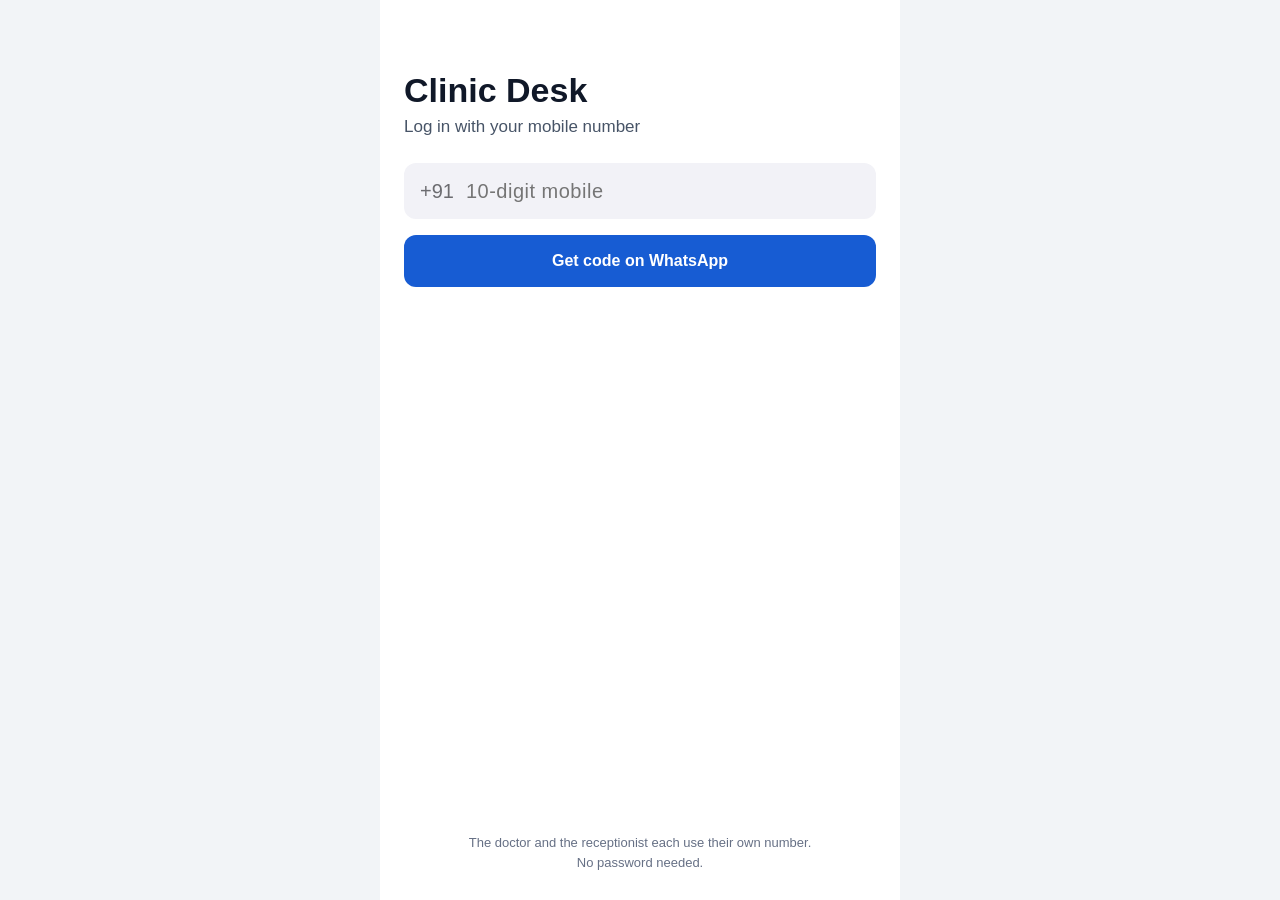
<file: ops/clinic-server/desk.html>
<!doctype html>
<html lang="en">
<head>
<meta charset="utf-8">
<meta name="viewport" content="width=device-width, initial-scale=1, viewport-fit=cover">
<meta name="theme-color" content="#FFFFFF">
<meta name="robots" content="noindex">
<title>Clinic Desk</title>
<style>
*{box-sizing:border-box}
html,body{margin:0;background:#F2F4F7;color:#101828;font-family:-apple-system,BlinkMacSystemFont,"Segoe UI",Roboto,"Helvetica Neue",Arial,sans-serif;-webkit-font-smoothing:antialiased}
button{font-family:inherit;cursor:pointer}
a{color:#175CD3}
.wrap{max-width:520px;margin:0 auto;min-height:100vh;background:#F2F4F7;display:flex;flex-direction:column;position:relative}
.white{background:#FFFFFF}
.top{background:#FFF;padding:calc(env(safe-area-inset-top) + 16px) 16px 12px;border-bottom:1px solid #EAECF0;display:flex;justify-content:space-between;align-items:center;gap:10px}
.h1{font-size:22px;font-weight:700;letter-spacing:-.2px}
.sub{font-size:13px;color:#667085}
.pill{display:inline-flex;align-items:center;gap:6px;font-size:13px;font-weight:600;border-radius:16px;padding:6px 10px;white-space:nowrap}
.dot{width:8px;height:8px;border-radius:50%;display:inline-block;flex-shrink:0}
.card{background:#FFF;border:1px solid #EAECF0;border-radius:14px}
.sec{padding:14px 16px 6px;font-size:13px;font-weight:600;color:#475467;display:flex;justify-content:space-between}
.row{display:flex;align-items:center;gap:12px;padding:11px 12px;border-bottom:1px solid #F2F4F7}
.row:last-child{border-bottom:none}
.btn{height:48px;border-radius:12px;border:1px solid #D0D5DD;background:#FFF;font-size:15px;font-weight:600;color:#344054;padding:0 14px}
.btn.pri{background:#175CD3;border-color:#175CD3;color:#FFF}
.btn.big{height:60px;font-size:17px;font-weight:700;width:100%}
.btn.sm{height:36px;font-size:13px;border-radius:8px;padding:0 12px}
.btn:disabled{opacity:.45;cursor:default}
.content{flex:1;padding-bottom:96px}
nav.tabs{position:fixed;bottom:0;left:0;right:0;background:#FFF;border-top:1px solid #EAECF0;padding:8px 0 calc(env(safe-area-inset-bottom) + 10px)}
nav.tabs .in{max-width:520px;margin:0 auto;display:grid}
nav.tabs button{border:none;background:none;display:flex;flex-direction:column;align-items:center;gap:3px;font-size:12px;font-weight:500;color:#667085;position:relative;padding:4px 0}
nav.tabs button.on{color:#175CD3;font-weight:600}
.badge{position:absolute;top:-2px;left:55%;min-width:18px;height:18px;border-radius:9px;background:#D92D20;color:#FFF;font-size:11px;font-weight:600;display:flex;align-items:center;justify-content:center;padding:0 4px}
.toast{margin:10px 12px 0;padding:10px 12px;border-radius:12px;background:#101828;color:#FFF;font-size:13px;line-height:1.45}
.sheet-bg{position:fixed;inset:0;background:rgba(16,24,40,.45);display:flex;align-items:flex-end;justify-content:center;z-index:20}
.sheet{background:#FFF;width:100%;max-width:520px;border-radius:20px 20px 0 0;padding:10px 16px calc(env(safe-area-inset-bottom) + 24px);display:flex;flex-direction:column;gap:12px}
.grab{align-self:center;width:36px;height:4px;border-radius:2px;background:#D0D5DD}
input.f{height:48px;border:1px solid #D0D5DD;border-radius:10px;padding:0 12px;font-size:16px;font-family:inherit;width:100%}
.seg{display:grid;background:#F2F4F7;border-radius:10px;padding:3px}
.seg button{height:34px;border:none;border-radius:8px;font-size:13px;font-weight:600;background:transparent;color:#667085}
.seg button.on{background:#FFF;color:#101828;box-shadow:0 1px 2px rgba(16,24,40,.1)}
.empty{padding:28px 16px;text-align:center;color:#667085;font-size:14px}
.tok{font-variant-numeric:tabular-nums}
.fab{position:fixed;right:max(16px,calc(50% - 244px));bottom:96px;height:52px;padding:0 18px;border-radius:16px;border:none;background:#101828;color:#FFF;display:flex;align-items:center;gap:8px;font-size:15px;font-weight:600;box-shadow:0 6px 16px rgba(16,24,40,.25);z-index:5}
.bub{max-width:80%;padding:8px 12px;border-radius:14px;font-size:15px;line-height:1.4;white-space:pre-wrap;word-wrap:break-word}
.err{margin:12px;padding:12px;border-radius:12px;background:#FEF3F2;color:#B42318;font-size:14px}

/* ---- v6: iOS-style staff app ---- */
.wrap.i{background:#F2F2F7;color:#000;font-family:-apple-system,BlinkMacSystemFont,"SF Pro Text","Segoe UI",Roboto,"Helvetica Neue",Arial,sans-serif}
.i .content{padding-bottom:110px}
.ihd{padding:calc(env(safe-area-inset-top) + 18px) 16px 4px 20px;display:flex;justify-content:space-between;align-items:flex-end;gap:10px}
.ilt{margin:0;font-size:34px;font-weight:700;letter-spacing:.3px;line-height:1.1}
.icirc{width:34px;height:34px;border-radius:17px;border:none;background:#E3E3E8;color:#0A63D6;display:flex;align-items:center;justify-content:center;flex-shrink:0}
.ipill{height:32px;padding:0 12px;border-radius:16px;border:none;font-size:13px;font-weight:600;display:flex;align-items:center;gap:6px;white-space:nowrap}
.ipill:disabled{cursor:default;opacity:1}
.icard{background:#FFF;border-radius:16px}
.itile{padding:12px;display:flex;flex-direction:column;font-family:inherit;color:#000}
.itile .tok{font-size:24px;font-weight:600}
.isec{padding:22px 32px 7px;display:flex;justify-content:space-between;gap:10px;font-size:13px;color:#6C6C70}
.ilist{margin:0 16px;background:#FFF;border-radius:12px;overflow:hidden}
.irow{width:100%;display:flex;align-items:center;gap:12px;padding:11px 16px;min-height:48px;border:none;border-bottom:1px solid #E5E5EA;background:#FFF;color:#000;font-size:17px;text-align:left;text-decoration:none;font-family:inherit;box-sizing:border-box}
.irow:last-child{border-bottom:none}
button.irow:active,a.irow:active{background:#E5E5EA}
.icol{flex-grow:1;display:flex;flex-direction:column;min-width:0}
.isub{font-size:13px;color:#6C6C70}
.ifoot{padding:7px 32px 0;font-size:13px;color:#6C6C70;line-height:1.4}
.ib{width:100%;height:54px;border-radius:14px;border:none;background:#FFF;color:#0A63D6;font-size:17px;font-family:inherit;display:flex;align-items:center;justify-content:center;margin-top:8px}
.ib.pri{background:#0A63D6;color:#FFF;font-weight:600;margin-top:0}
.ib.soft{background:#EAF2FD;font-weight:600;height:44px;font-size:15px;margin:0}
.ib:disabled{opacity:.4;cursor:default}
.igray{height:34px;padding:0 14px;border-radius:17px;border:none;background:#EFEFF4;color:#000;font-size:15px;flex-shrink:0}
.ichip{height:34px;padding:0 14px;border-radius:17px;border:1px solid #D1D1D6;background:#FFF;color:#000;font-size:15px}
.ichip.on{background:#0A63D6;border-color:#0A63D6;color:#FFF}
.iseg{display:grid;background:#E3E3E8;border-radius:9px;padding:2px;gap:2px}
.iseg button{height:32px;border:none;border-radius:7px;background:transparent;font-size:14px;color:#000;white-space:nowrap;overflow:hidden;text-overflow:ellipsis;padding:0 4px}
.iseg button.on{background:#FFF;font-weight:600;box-shadow:0 1px 3px rgba(0,0,0,.14)}
.isheet .iseg{background:#EFEFF4}
.iround{width:36px;height:36px;border-radius:18px;background:#EAF2FD;color:#0A63D6;display:flex;align-items:center;justify-content:center;flex-shrink:0}
.ilink{border:none;background:none;color:#0A63D6;font-size:17px;padding:4px 0;font-family:inherit}
.iback{border:none;background:none;color:#0A63D6;font-size:17px;display:flex;align-items:center;gap:4px;padding:8px;font-family:inherit}
.iact{height:58px;border-radius:12px;border:none;background:#FFF;color:#0A63D6;font-size:13px;display:flex;flex-direction:column;align-items:center;justify-content:center;gap:3px;text-decoration:none;font-family:inherit}
.isearch{height:38px;border-radius:10px;background:#E3E3E8;display:flex;align-items:center;gap:8px;padding:0 10px;color:#6C6C70}
.isearch input{border:none;outline:none;background:transparent;font:inherit;font-size:17px;flex-grow:1;min-width:0;color:#000}
.ifield{display:flex;align-items:center;gap:12px;padding:12px 16px;border-bottom:1px solid #E5E5EA;font-size:17px}
.ifield span{width:64px;flex-shrink:0}
.ifield input{border:none;outline:none;font:inherit;flex-grow:1;min-width:0;background:transparent}
.i textarea{width:100%;box-sizing:border-box;border:none;outline:none;resize:vertical;font:inherit;font-size:17px;line-height:1.35;padding:8px 0;min-height:64px}
.itabs{position:fixed;bottom:0;left:0;right:0;background:rgba(249,249,249,.94);-webkit-backdrop-filter:blur(20px);backdrop-filter:blur(20px);border-top:1px solid #D1D1D6;padding:7px 0 calc(env(safe-area-inset-bottom) + 8px);z-index:6}
.itabs .in{max-width:520px;margin:0 auto;display:grid}
.itabs button{border:none;background:none;display:flex;flex-direction:column;align-items:center;gap:2px;font-size:11px;font-weight:500;color:#6C6C70;position:relative;padding:2px 0;font-family:inherit}
.itabs button.on{color:#0A63D6}
.itabs .badge{background:#D70015;left:56%}
.itoast{position:fixed;left:50%;transform:translateX(-50%);bottom:calc(env(safe-area-inset-bottom) + 84px);max-width:340px;background:rgba(28,28,30,.92);color:#FFF;font-size:15px;padding:11px 16px;border-radius:14px;z-index:8;text-align:center}
.isheetbg{position:fixed;inset:0;background:rgba(0,0,0,.28);display:flex;align-items:flex-end;justify-content:center;z-index:20}
.isheet{background:#F2F2F7;width:100%;max-width:520px;max-height:92vh;overflow:auto;border-radius:12px 12px 0 0;padding:6px 16px calc(env(safe-area-inset-bottom) + 24px);box-sizing:border-box;display:flex;flex-direction:column}
.isheet .grab{background:#C4C4C7;width:36px;height:5px;border-radius:3px;align-self:center}
.ishead{display:flex;justify-content:space-between;align-items:center;padding-top:10px}

/* ---- v7: doctor app in the v5 look ---- */
.wrap.i.dwhite{background:#FFF}
.dpage{color:#101828;font-family:-apple-system,BlinkMacSystemFont,"Segoe UI",Roboto,"Helvetica Neue",Arial,sans-serif}
.dstat{height:64px;border-radius:12px;display:flex;flex-direction:column;align-items:center;justify-content:center;gap:5px;font-size:12.5px;font-weight:600;line-height:1.2;text-align:center;font-family:inherit;padding:0 2px}
.dcard{border:1px solid #EAECF0;border-radius:14px;padding:14px;display:flex;flex-direction:column;gap:10px;background:#FFF}
.dcap{font-size:12px;font-weight:700;letter-spacing:.6px;color:#175CD3}
.dplain{border:none;background:none;padding:0;text-align:left;display:flex;flex-direction:column;gap:4px;color:#101828;font-family:inherit;min-width:0}
.dplain:disabled{cursor:default}
.dchip{font-size:12.5px;font-weight:600;color:#344054;background:#F2F4F7;border-radius:12px;padding:4px 10px}
.dbtn{height:48px;border-radius:12px;border:none;background:#175CD3;color:#FFF;font-size:16px;font-weight:700;font-family:inherit;width:100%}
.dbtn:disabled{opacity:.45;cursor:default}
.dbtn2{height:46px;border-radius:12px;border:1px solid #D0D5DD;background:#FFF;color:#344054;font-size:15px;font-weight:600;font-family:inherit;width:100%;margin-top:6px}
.dsec{padding:20px 16px 8px;display:flex;justify-content:space-between;align-items:baseline;font-size:15px;font-weight:700;color:#101828}
.dsec span:last-child{font-size:13px;font-weight:400;color:#667085}
.drow{width:100%;display:flex;align-items:center;gap:12px;padding:11px 0;border:none;border-top:1px solid #F2F4F7;background:none;text-align:left;color:#101828;font-family:inherit;text-decoration:none;box-sizing:border-box;min-height:48px}
.drow:disabled{cursor:default}
.dsub{font-size:13px;color:#667085;line-height:1.4}
.drow .dsub{white-space:nowrap;overflow:hidden;text-overflow:ellipsis}
.dtile{border:1px solid #EAECF0;border-radius:12px;background:#FFF;padding:12px;display:flex;flex-direction:column;align-items:flex-start;font-family:inherit;color:#101828}
.dwarn{margin:8px 16px 0;width:calc(100% - 32px);border:none;border-radius:12px;background:#FFFAEB;color:#B54708;font-size:14px;font-weight:600;padding:12px;text-align:left;font-family:inherit}
.dmini{height:34px;padding:0 12px;border-radius:8px;border:1px solid #D0D5DD;background:#FFF;color:#344054;font-size:13px;font-weight:600;display:flex;align-items:center;text-decoration:none;flex-shrink:0;font-family:inherit}
.dinput{height:46px;border:1px solid #D0D5DD;border-radius:10px;padding:0 12px;font-size:16px;font-family:inherit;width:100%;box-sizing:border-box;color:#101828;background:#FFF}
.dlab{font-size:13px;font-weight:600;color:#475467;margin-top:12px;display:block}
.dh{margin:4px 0 4px;font-size:26px;font-weight:700;letter-spacing:-.3px}
.dopt{height:48px;border-radius:12px;font-size:14px;font-weight:600;font-family:inherit}
.itabs.dtabs{background:#FFF;-webkit-backdrop-filter:none;backdrop-filter:none;border-top:1px solid #EAECF0}
.itabs.dtabs button{font-size:12px;color:#667085}
.itabs.dtabs button.on{color:#175CD3;font-weight:600}
.asbar{position:sticky;top:0;z-index:7;background:#101828;color:#FFF;font-size:13px;display:flex;justify-content:space-between;align-items:center;padding:calc(env(safe-area-inset-top) + 8px) 12px 8px 16px}
.asbar button{border:none;background:#FFF;color:#101828;border-radius:14px;height:28px;padding:0 12px;font-size:13px;font-weight:600;font-family:inherit}

.phonein{margin-top:26px;height:56px;border-radius:12px;background:#F2F2F7;display:flex;align-items:center;gap:10px;padding:0 16px;font-size:20px}
.phonein span{color:#6C6C70}
.phonein input{border:none;outline:none;background:transparent;font:inherit;font-size:20px;flex:1;min-width:0;letter-spacing:.5px;color:#000}
.otpin{margin-top:26px;height:64px;border:none;border-radius:12px;background:#F2F2F7;text-align:center;font-size:32px;letter-spacing:12px;font-family:inherit;outline:none;width:100%;box-sizing:border-box;font-variant-numeric:tabular-nums}

/* ---- v8: one design language (the v5 look) for every screen ---- */
.wrap.i{background:#FFF;color:#101828}
.ihd{padding:calc(env(safe-area-inset-top) + 20px) 16px 4px 16px}
.ilt{font-size:24px;letter-spacing:-.3px}
.icirc{background:#F2F4F7;color:#344054}
.icard{background:#FFF;border:1px solid #EAECF0;border-radius:14px}
.isec{padding:20px 16px 8px;font-size:15px;font-weight:700;color:#101828;align-items:baseline}
.isec span:last-child{font-size:13px;font-weight:400;color:#667085}
.ilist{margin:0 16px;border:1px solid #EAECF0;border-radius:14px}
.irow{font-size:15px;padding:11px 14px;border-bottom:1px solid #F2F4F7;color:#101828}
.irow .icol>span:first-child{font-weight:600}
button.irow:active,a.irow:active{background:#F9FAFB}
.isub{color:#667085}
.ifoot{padding:8px 16px 0;color:#667085;font-size:12.5px}
.ib{height:52px;border-radius:12px;font-size:16px;color:#175CD3;border:1px solid #D0D5DD}
.ib.pri{background:#175CD3;border:none;font-weight:700}
.ib.soft{background:#EFF4FF;border:none}
.igray{height:36px;border:1px solid #D0D5DD;background:#FFF;border-radius:10px;font-size:13px;font-weight:600;color:#344054}
.ichip{border-radius:10px;font-size:14px;font-weight:600;color:#344054;border:1px solid #D0D5DD;height:40px}
.ichip.on{background:#EFF4FF;border:2px solid #175CD3;color:#175CD3}
.iseg{background:#F2F4F7;border-radius:10px;padding:3px}
.iseg button{height:34px;border-radius:8px;font-size:13px;font-weight:600;color:#667085}
.iseg button.on{color:#101828;box-shadow:0 1px 2px rgba(16,24,40,.12)}
.iround{background:#EFF4FF;color:#175CD3}
.ilink{color:#175CD3;font-size:15px}
.iback{color:#175CD3;font-size:15px}
.iact{background:#FFF;border:1px solid #EAECF0;color:#175CD3;font-weight:600}
.isearch{background:#FFF;border:1px solid #D0D5DD;height:44px;color:#667085}
.ifield{border-bottom:1px solid #F2F4F7;font-size:15px}
.ipill{height:30px}
.itabs{background:#FFF;-webkit-backdrop-filter:none;backdrop-filter:none;border-top:1px solid #EAECF0}
.itabs button{font-size:12px;color:#667085}
.itabs button.on{color:#175CD3;font-weight:600}
.itabs .badge{background:#D92D20}
.isheetbg{background:rgba(16,24,40,.45)}
.isheet{background:#FFF;border-radius:20px 20px 0 0}
.isheet .ilist{background:#FFF}
.isheet.up{animation:sheetup .24s cubic-bezier(.2,.8,.2,1)}
@keyframes sheetup{from{transform:translateY(100%)}to{transform:none}}
.itoast{top:calc(env(safe-area-inset-top) + 12px);bottom:auto;background:#101828;font-size:14px;border-radius:12px;padding:10px 14px;box-shadow:0 8px 24px rgba(16,24,40,.18);animation:toastin .2s ease-out}
@keyframes toastin{from{opacity:0;transform:translate(-50%,-8px)}to{opacity:1;transform:translate(-50%,0)}}
.tp{font-size:.48em;font-weight:700;color:#98A2B3;margin-right:3px;vertical-align:.6em;letter-spacing:0}
.qgrid{display:flex;flex-direction:column}
/* reception on a laptop: a real desk, not a phone strip */
@media (min-width:900px){
  .wrap.i.recep{max-width:1120px}
  .wrap.i.recep .content{padding:0 16px 110px}
  .qgrid{display:grid;grid-template-columns:1.15fr 1fr;grid-template-areas:"now bill" "next booked";column-gap:8px;align-items:start}
  .qa-now{grid-area:now}.qa-bill{grid-area:bill}.qa-booked{grid-area:booked}.qa-next{grid-area:next}
  .itabs .in{max-width:520px}
}

/* ---- v9: consult panel, smart bill, laptop shell ---- */
.clab{font-size:12px;font-weight:700;letter-spacing:.4px;color:#667085;text-transform:uppercase;margin-top:4px}
.nchips,.fchips{display:flex;flex-wrap:wrap;gap:6px}
.nchip{height:32px;padding:0 10px;border-radius:16px;border:1px solid #EAECF0;background:#F9FAFB;color:#344054;font-size:13px;font-weight:500;font-family:inherit}
.nchip:active{background:#EFF4FF}
.cnote{width:100%;box-sizing:border-box;border:1px solid #D0D5DD;border-radius:10px;padding:10px 12px;font:inherit;font-size:15px;line-height:1.4;resize:vertical;min-height:56px;color:#101828}
.cnote:focus,.dinput:focus{outline:2px solid #B2CCFF;border-color:#175CD3}
.fchip{height:36px;padding:0 14px;border-radius:10px;border:1px solid #D0D5DD;background:#FFF;color:#344054;font-size:14px;font-weight:600;font-family:inherit}
.fchip.on{background:#EFF4FF;border:2px solid #175CD3;color:#175CD3}
.kbd{display:none}
.hint{margin-top:12px;padding:10px 12px;border-radius:10px;background:#EFF4FF;color:#1849A9;font-size:14px;line-height:1.45}
.qa-side{display:flex;flex-direction:column}
@media (min-width:900px) and (max-width:1023px){.qgrid{grid-template-areas:"now side" "next side"}.qa-side{grid-area:side}}
/* laptop / desktop */
.dshell{min-height:100vh;background:#F9FAFB;color:#101828;font-family:-apple-system,BlinkMacSystemFont,"Segoe UI",Roboto,"Helvetica Neue",Arial,sans-serif;-webkit-font-smoothing:antialiased}
.side{position:fixed;top:0;bottom:0;left:0;width:228px;background:#FFF;border-right:1px solid #EAECF0;padding:22px 12px 16px;display:flex;flex-direction:column;box-sizing:border-box}
.sclinic{font-size:15px;font-weight:700;padding:0 10px;line-height:1.3}
.srole{font-size:13px;color:#667085;padding:2px 10px 18px}
.snav{display:flex;flex-direction:column;gap:2px}
.sitem{display:flex;align-items:center;gap:10px;height:40px;padding:0 10px;border:none;background:none;border-radius:8px;font-size:14px;font-weight:500;color:#344054;text-align:left;font-family:inherit;position:relative;width:100%}
.sitem:hover{background:#F9FAFB}
.sitem.on{background:#EFF4FF;color:#175CD3;font-weight:600}
.sbadge{margin-left:auto;min-width:20px;height:20px;border-radius:10px;background:#F2F4F7;color:#344054;font-size:12px;font-weight:600;display:flex;align-items:center;justify-content:center;padding:0 6px}
.skey{font-size:12px;color:#98A2B3;padding:8px 10px}
.dmain{margin-left:228px;padding:6px 20px 48px;box-sizing:border-box;min-height:100vh}
.dmain .ihd,.dmain .dpage>div:first-child{padding-top:22px !important}
.dmain.t-register>*,.dmain.t-inbox>*,.dmain.t-clinic>*{max-width:820px}
.dmain .dpage,.dmain .content{background:transparent}
.dmain .icard,.dmain .ilist,.dmain .dcard,.dmain .dtile{background:#FFF}
.dmain .qgrid{display:grid;grid-template-columns:minmax(320px,1.05fr) minmax(320px,1fr) minmax(300px,.95fr);grid-template-areas:"now next side";column-gap:4px;align-items:start}
.dmain .qa-now{grid-area:now}.dmain .qa-next{grid-area:next}.dmain .qa-side{grid-area:side}
.dmain .qa-next .isec:first-child,.dmain .qa-side .isec:first-child{padding-top:12px}
.dmain .dgrid{display:grid;grid-template-columns:minmax(420px,1.1fr) minmax(340px,1fr);gap:8px;align-items:start;max-width:1180px}
.dmain .dr .dsec:first-child{padding-top:16px}
.dmain .kbd{display:inline-flex;margin-left:10px;font-size:11px;font-weight:700;border:1px solid rgba(255,255,255,.55);border-radius:5px;padding:1px 6px;vertical-align:2px}
.dmain [data-a="call_next"]::after{content:"N";margin-left:10px;font-size:11px;font-weight:700;border:1px solid rgba(255,255,255,.55);border-radius:5px;padding:1px 6px}
.md{display:grid;grid-template-columns:minmax(320px,400px) 1fr;gap:8px;align-items:start}
.mdr{background:#FFF;border:1px solid #EAECF0;border-radius:14px;margin-top:10px;min-height:420px;padding-bottom:8px}
.mdr .ilist{margin:0 12px}.mdempty{padding:80px 24px;text-align:center;color:#98A2B3;font-size:15px}
.dshell .isheetbg{align-items:center}
.dshell .isheet{max-width:480px;border-radius:16px;max-height:88vh}
.dshell .itoast{left:calc(50% + 114px)}
.errbar{margin:12px 0 0;padding:10px 14px;border-radius:10px;background:#FEF3F2;color:#B42318;font-size:14px}
@media (min-width:1024px){button,a,.sitem{cursor:pointer}}
.dshell textarea#pnote{width:100%;box-sizing:border-box;border:none;outline:none;resize:vertical;font:inherit;font-size:15px;line-height:1.4;padding:8px 0;min-height:72px;color:#101828}

/* ---- v10: compact consult card + train-style line ---- */
.lastnote{font-size:13.5px;line-height:1.45;color:#475467;background:#F9FAFB;border-radius:10px;padding:8px 10px;display:-webkit-box;-webkit-line-clamp:2;-webkit-box-orient:vertical;overflow:hidden}
.lastnote b{font-weight:700;color:#667085;font-size:12px;letter-spacing:.3px;text-transform:uppercase;margin-right:4px}
.addnote{border:none;background:none;padding:2px 0 0;text-align:left;color:#175CD3;font-size:14px;font-weight:600;font-family:inherit;white-space:nowrap;overflow:hidden;text-overflow:ellipsis}
.tl{position:relative;margin:0 16px;padding:0}
.tl-track{position:absolute;left:21px;width:2px;background:#EAECF0;border-radius:1px}
.tl-fill{position:absolute;left:21px;width:2px;background:#175CD3;border-radius:1px;transition:height .7s cubic-bezier(.4,0,.2,1)}
.tl-train{position:absolute;left:12px;width:20px;height:20px;margin-top:-10px;border-radius:50%;background:#175CD3;box-shadow:0 0 0 4px #FFF,0 2px 6px rgba(23,92,211,.35);transition:top .7s cubic-bezier(.4,0,.2,1);z-index:2}
.tl-train::after{content:"";position:absolute;inset:-6px;border-radius:50%;border:2px solid #175CD3;opacity:0;animation:tlpulse 1.8s ease-out infinite}
@keyframes tlpulse{0%{transform:scale(.6);opacity:.7}100%{transform:scale(1.6);opacity:0}}
.tl-row{position:relative;display:flex;align-items:center;gap:12px;width:100%;height:58px;border:none;background:none;padding:0 4px 0 0;text-align:left;font-family:inherit;color:#101828;box-sizing:border-box}
.tl-row:disabled{cursor:default}
.tl-node{width:12px;height:12px;border-radius:50%;margin-left:16px;flex-shrink:0;box-sizing:border-box;border:2px solid #D0D5DD;background:#FFF;position:relative;z-index:1}
.tl-d .tl-node{background:#175CD3;border-color:#175CD3}
.tl-c .tl-node{opacity:0}
.tl-tok{width:40px;flex-shrink:0;font-size:14px;font-weight:700;font-variant-numeric:tabular-nums}
.tl-name{font-size:15px;font-weight:600;white-space:nowrap;overflow:hidden;text-overflow:ellipsis}
.tl-name em{font-style:normal;font-size:11px;font-weight:700;color:#175CD3;margin-left:6px;letter-spacing:.3px}
.tl-sub{font-size:13px;color:#667085;white-space:nowrap;overflow:hidden;text-overflow:ellipsis}
.tl-d .tl-tok,.tl-d .tl-name{color:#98A2B3}.tl-d .tl-sub{color:#98A2B3}
.tl-c .tl-tok,.tl-c .tl-name{color:#175CD3}.tl-c .tl-sub{color:#175CD3;font-weight:600}
.tl-more{margin:2px 16px 0 52px;font-size:13px;color:#667085}

/* ---- v11: doctor Today, calm ---- */
.wrap.i.v11bg,.wrap.i.v11bg .content{background:#F7F8FA}
.v11{color:#101828;font-family:-apple-system,BlinkMacSystemFont,"Segoe UI",Roboto,"Helvetica Neue",Arial,sans-serif}
.v11-hd{padding:calc(env(safe-area-inset-top) + 18px) 20px 0;display:flex;justify-content:space-between;align-items:center;gap:10px}
.v11-date{font-size:15px;color:#475467}
.v11-h1{margin:2px 0 0;font-size:28px;font-weight:700;letter-spacing:-.4px}
.v11-pill{height:34px;padding:0 12px;border-radius:17px;border:none;font-size:14px;font-weight:600;display:flex;align-items:center;gap:7px;font-family:inherit;white-space:nowrap}
.v11-closed{margin:12px 16px 0;width:calc(100% - 32px);border:none;border-radius:14px;background:#FFF;color:#344054;font-size:15px;font-weight:600;padding:14px;text-align:left;font-family:inherit;box-shadow:0 1px 2px rgba(16,24,40,.05)}
.v11-grid{display:flex;flex-direction:column}
.v11-card{margin:14px 16px 0;background:#FFF;border-radius:20px;box-shadow:0 1px 2px rgba(16,24,40,.05),0 2px 8px rgba(16,24,40,.06);padding:20px 20px 14px;display:flex;flex-direction:column;gap:4px}
.v11-tags{display:flex;align-items:center;gap:8px}
.v11-tok{font-size:13px;font-weight:600;color:#475467;background:#F2F4F7;border-radius:6px;padding:2px 8px}
.v11-tag{font-size:13px;font-weight:600;border-radius:6px;padding:2px 8px}
.v11-live{font-size:13px;color:#067647;display:flex;align-items:center;gap:5px}.v11-live span{width:6px;height:6px;border-radius:50%;background:#12B76A}
.v11-live.off{color:#B54708}.v11-live.off span{background:#F79009}
.v11-name{border:none;background:none;padding:0;margin-top:8px;text-align:left;font-family:inherit;font-size:28px;font-weight:700;letter-spacing:-.4px;line-height:1.15;color:#101828}
.v11-prob{font-size:18px;color:#344054;line-height:1.35}
.v11-meta{font-size:15px;color:#475467;margin-top:2px}
.v11-note{font-size:15px;color:#344054;line-height:1.45;margin-top:8px;padding-left:12px;border-left:3px solid #EAECF0}
.v11-lab{font-size:15px;color:#475467;margin-top:14px}
.v11-fu{display:grid;grid-template-columns:repeat(5,minmax(0,1fr));gap:6px;margin-top:6px}
.v11-fu button{height:44px;border-radius:12px;border:1px solid #D0D5DD;background:#FFF;color:#344054;font-size:14px;font-weight:600;padding:0 2px;font-family:inherit}
.v11-fu button.on{background:#175CD3;border-color:#175CD3;color:#FFF}
.isheet .v11-fu{grid-template-columns:repeat(4,minmax(0,1fr))}
.v11-done{height:58px;margin-top:12px;border-radius:14px;border:none;background:#175CD3;color:#FFF;font-size:18px;font-weight:700;font-family:inherit;width:100%}
.v11-done:disabled{opacity:.55;cursor:default}
.v11-links{display:flex;justify-content:space-between;margin-top:2px}
.v11-links button{height:42px;border:none;background:none;color:#475467;font-size:15px;font-weight:600;padding:0;font-family:inherit}
.v11-lh{padding:24px 20px 6px;display:flex;justify-content:space-between;align-items:baseline}
.v11-lh span:first-child{font-size:18px;font-weight:700}.v11-lh span:last-child{font-size:15px;color:#475467}
.v11-tl{margin:0 20px}
.v11-tl .tl-row{height:64px}
.v11-tl .tl-track,.v11-tl .tl-fill{left:9px}
.v11-tl .tl-train{left:-1px;width:22px;height:22px;margin-top:-11px;box-shadow:0 0 0 5px #DCE7FB}
.v11-tl .tl-node{margin-left:4px}
.v11-tl .tl-name{font-size:17px}.v11-tl .tl-sub{font-size:15px;color:#475467}
.v11-tl .tl-d .tl-name,.v11-tl .tl-d .tl-sub{color:#98A2B3}
.v11-tl .tl-c .tl-name,.v11-tl .tl-c .tl-sub{color:#175CD3}
.tl-more{margin-left:56px}
.v11-money{margin:16px 20px 0;width:calc(100% - 40px);height:44px;border:none;background:none;display:flex;justify-content:space-between;align-items:center;padding:0;font-size:15px;color:#475467;font-family:inherit}
.v11-money b{color:#344054}
.v11-soft{margin:4px 20px 0;width:calc(100% - 40px);border:none;border-radius:12px;background:#FFFAEB;color:#B54708;font-size:14px;font-weight:600;padding:11px 12px;text-align:left;font-family:inherit}
.v11-big{font-size:30px;font-weight:700}
.v11-list{padding:4px 20px;gap:0}
.v11-row{min-height:64px;display:flex;align-items:center;justify-content:space-between;gap:10px;border-bottom:1px solid #F2F4F7}
.v11-row:last-child{border-bottom:none}
.v11-after{display:flex;flex-direction:column}
.dmain .v11 .kbd{display:inline-flex}
@media (min-width:1024px){
  .dshell .dmain.t-today,.dshell .dmain.t-after{background:#F7F8FA}
  .dmain .v11-hd{padding:22px 12px 0}
  .dmain .v11-grid{display:grid;grid-template-columns:minmax(440px,600px) 340px;gap:28px;justify-content:center;align-items:start}
  .dmain .v11-card{margin:14px 0 0}
  .dmain .v11-lh{padding:18px 4px 6px}
  .dmain .v11-tl{margin:0 4px}
  .dmain .v11-money,.dmain .v11-soft{margin-left:4px;margin-right:4px;width:calc(100% - 8px)}
  .dmain .v11-after{max-width:640px;margin:0 auto}
  .dmain .v11-closed{max-width:968px;margin:12px auto 0}
}
.v11-date{white-space:nowrap;overflow:hidden;text-overflow:ellipsis;min-width:0}
@media (max-width:420px){.v11-fu button{font-size:13px;white-space:nowrap;letter-spacing:-.2px}}

.v11-tiles{display:grid;grid-template-columns:1fr 1fr;gap:8px;margin:0 16px}
.v11-tile{background:#FFF;border-radius:16px;box-shadow:0 1px 2px rgba(16,24,40,.05),0 2px 8px rgba(16,24,40,.06);padding:14px 16px;display:flex;flex-direction:column;gap:2px}
.v11-sub{font-size:13px;color:#667085}
.v11-after .v11-soft{margin-left:16px;margin-right:16px;width:calc(100% - 32px)}
@media (min-width:1024px){.v11-tiles{grid-template-columns:repeat(3,1fr);margin:0}.dmain .v11-after .v11-soft{margin-left:0;margin-right:0;width:100%}}

.act-att{gap:6px;margin-top:10px}
.act-name{font-size:17px;font-weight:700;color:#101828}
.act-chip{font-size:13px;font-weight:600;border-radius:8px;padding:3px 8px;white-space:nowrap;flex-shrink:0}
.act-why{font-size:16px;line-height:1.45;color:#101828;background:#F9FAFB;border-radius:12px;padding:10px 12px;margin-top:4px}
.act-btns{display:grid;grid-template-columns:1fr 1fr;gap:8px;margin-top:8px}
.act-call{height:46px;border-radius:12px;background:#175CD3;color:#FFF;font-size:15px;font-weight:700;display:flex;align-items:center;justify-content:center;text-decoration:none}
.act-done{height:46px;border-radius:12px;border:1px solid #D0D5DD;background:#FFF;color:#344054;font-size:15px;font-weight:600;font-family:inherit}
.act-row{border-bottom:1px solid #F2F4F7}.act-row:last-child{border-bottom:none}
.act-head{width:100%;min-height:66px;display:flex;align-items:center;gap:10px;border:none;background:none;padding:8px 0;text-align:left;font-family:inherit}
.act-head .act-name{font-size:16px}
.act-steps{padding:2px 0 12px}
.act-step{display:grid;grid-template-columns:64px 14px 1fr;align-items:start;gap:8px;padding:5px 0;font-size:14.5px;color:#344054;line-height:1.4}
.act-t{color:#667085;font-size:13px;padding-top:1px}
.act-dot{width:8px;height:8px;border-radius:50%;background:#D0D5DD;margin-top:6px}
.k-why .act-tx{color:#101828;font-weight:600}.k-booked .act-dot,.k-token .act-dot,.k-done .act-dot{background:#12B76A}.k-cb .act-dot,.k-why .act-dot{background:#F79009}.k-bot .act-dot{background:#175CD3}
.act-link{display:inline-block;margin:6px 0 0 86px;color:#175CD3;font-size:14px;font-weight:600;text-decoration:none}
.act-more{border:none;background:none;color:#175CD3;font-size:15px;font-weight:600;width:100%;font-family:inherit;min-height:52px}
.act-nums{display:grid;grid-template-columns:repeat(3,1fr);gap:14px 8px}
.act-nums div{display:flex;flex-direction:column}.act-nums b{font-size:22px}.act-nums span{font-size:13px;color:#667085}

.v11-cbline{display:flex;align-items:center;gap:8px;width:100%;margin:10px 0 0;padding:12px 14px;border:1px solid #FECDCA;background:#FEF3F2;color:#B42318;border-radius:12px;font-size:15px;font-weight:600;font-family:inherit;text-align:left}
.act-top{display:flex;justify-content:space-between;align-items:center;gap:8px}
.act-btns.one{grid-template-columns:1fr}
.act-head{flex-direction:column;align-items:stretch;gap:5px}
.act-l1{display:flex;justify-content:space-between;align-items:baseline;gap:8px}
.act-l1 .act-name{overflow:hidden;text-overflow:ellipsis;white-space:nowrap}
.act-l2{display:flex;align-items:center;gap:8px;min-width:0}
.act-last{overflow:hidden;text-overflow:ellipsis;white-space:nowrap;min-width:0}
.cbres{display:flex;gap:2px;flex-shrink:0}.cbres .ilink{white-space:nowrap;padding:0 8px}

.earnbar{display:block;height:6px;border-radius:3px;background:#F2F4F7;overflow:hidden}.earnbar span{display:block;height:100%;background:#175CD3;border-radius:3px}
.act-fb{display:grid;grid-template-columns:1fr auto;gap:2px 10px;padding:10px 0;border-top:1px solid #F2F4F7;font-size:15px;color:#344054;line-height:1.4}
.act-fbh{grid-column:1/3;display:flex;justify-content:space-between;font-size:14px}.act-fbh span{color:#667085}
.act-fb a{align-self:center;color:#175CD3;font-weight:600;text-decoration:none;font-size:14px;grid-row:2;grid-column:2}
.isheet>*{flex-shrink:0}

.stwrap{padding:12px 20px 0}.stwrap.r{padding:10px 16px 0}
.stbar{display:grid;grid-template-columns:repeat(4,minmax(0,1fr));gap:6px}
.stb{height:44px;border-radius:12px;border:1px solid #EAECF0;background:#FFF;font-family:inherit;font-size:15px;font-weight:600;color:#475467;padding:0 4px;white-space:nowrap;transition:background .15s,color .15s}
.stb.on.st-in{background:#ECFDF3;border-color:#ABEFC6;color:#067647}
.stb.on.st-late,.stb.on.st-away{background:#FFFAEB;border-color:#FEDF89;color:#B54708}
.stb.on.st-leave{background:#F2F4F7;border-color:#D0D5DD;color:#344054}
.stb.arm{background:#FEF3F2;border-color:#FDA29B;color:#B42318}
.stmins{display:flex;align-items:center;gap:6px;flex-wrap:wrap;margin-top:8px;font-size:14px;color:#475467}
.stmins>span{flex-basis:100%;margin:0 0 2px 2px}.stm{flex:1;min-width:0}.dmain .stwrap{max-width:760px}
.stm{height:36px;padding:0 12px;border-radius:10px;border:1px solid #EAECF0;background:#FFF;font-family:inherit;font-size:14px;font-weight:600;color:#344054}
.stm.on{background:#175CD3;border-color:#175CD3;color:#FFF}
.tundo{margin-left:12px;border:none;background:none;color:#84CAFF;font-weight:700;font-size:14px;font-family:inherit;padding:0}

.stb{display:flex;align-items:center;justify-content:center;gap:7px}
.stdot{width:8px;height:8px;border-radius:50%;flex-shrink:0;display:inline-block}
.stinfo{font-size:14px;color:#475467;margin:8px 0 0 2px}
.stchg{border:none;background:none;padding:0;color:#175CD3;font-weight:600;font-size:14px;font-family:inherit}
.stgrid{display:grid;grid-template-columns:1fr 1fr;gap:8px;margin-top:16px}
.stgrid .stm{height:60px;border-radius:14px;font-size:18px;font-weight:700;flex:none}

.v11-greet{font-size:26px;line-height:1.15;font-weight:700;letter-spacing:-.3px;color:#101828}

.invw{min-height:100vh;background:#F2F4F7;padding:24px 14px 40px;display:flex;flex-direction:column;align-items:center;gap:16px;font-family:-apple-system,BlinkMacSystemFont,"Segoe UI",Roboto,Arial,sans-serif;color:#101828}
.inv{width:100%;max-width:560px;background:#FFF;border-radius:14px;padding:28px 26px;box-shadow:0 1px 3px rgba(16,24,40,.08)}
.invh{display:flex;justify-content:space-between;gap:16px;padding-bottom:18px;border-bottom:1px solid #EAECF0}
.invc{font-size:20px;font-weight:700}.invt{font-size:13px;font-weight:700;letter-spacing:.12em;color:#175CD3}
.invs{font-size:14px;color:#475467;line-height:1.5}
.invp{display:flex;flex-direction:column;gap:2px;padding:16px 0}
.invtb{width:100%;border-collapse:collapse;font-size:15px}.invtb th{font-size:13px;color:#667085;font-weight:600;text-align:left;padding:8px 0;border-bottom:1px solid #EAECF0}
.invtb td{padding:10px 0;border-bottom:1px solid #F2F4F7}.invtb tfoot td{font-weight:700;font-size:17px;border-bottom:none;padding-top:14px}
.invf{margin-top:22px;padding-top:14px;border-top:1px dashed #D0D5DD;font-size:13px;color:#667085;text-align:center}
.invbtn{height:48px;padding:0 22px;border:none;border-radius:12px;background:#175CD3;color:#FFF;font-size:16px;font-weight:600;font-family:inherit}
@media print{.invbtn{display:none}.invw{background:#FFF;padding:0}.inv{box-shadow:none;max-width:none}}
.rseg{display:grid;grid-template-columns:repeat(3,1fr);gap:4px;background:#EAECF0;border-radius:12px;padding:3px;margin:0 0 14px}
.rseg button{height:38px;border:none;border-radius:10px;background:none;font-family:inherit;font-size:15px;font-weight:600;color:#475467}
.rseg button.on{background:#FFF;color:#101828;box-shadow:0 1px 2px rgba(16,24,40,.08)}
.rsum{display:flex;align-items:center;gap:10px;font-size:16px;font-weight:600;padding:2px 4px 12px}
.rsum.bad{color:#B42318}.rsum.ok{color:#067647}
.rmark{width:24px;height:24px;border-radius:50%;display:inline-flex;align-items:center;justify-content:center;font-size:14px;font-weight:800;flex-shrink:0}
.rmark.t-bad{background:#FEE4E2;color:#B42318}.rmark.t-ok{background:#DCFAE6;color:#067647}.rmark.t-mid{background:#F2F4F7;color:#667085}
.rrow{display:flex;align-items:center;gap:12px;min-height:68px;padding:10px 0;border-bottom:1px solid #F2F4F7;text-decoration:none;color:inherit}
.rrow:last-child{border-bottom:none}
.rt{font-size:16px;font-weight:600;color:#101828}.rsub{white-space:normal;line-height:1.35}
.rv{font-size:16px;font-weight:700;white-space:nowrap;text-align:right}.rv.t-bad{color:#B42318}.rv.t-ok{color:#067647}.rv.t-mid{color:#344054}
.rback{display:inline-flex;align-items:center;gap:8px;border:none;background:none;padding:0;font-family:inherit;font-size:16px;font-weight:600;color:#175CD3}
.rnew{font-size:14px;font-weight:600;color:#175CD3;text-decoration:none}
.rhead{font-size:15px;color:#475467}.rhead.t-bad b{color:#B42318}.rhead.t-ok b{color:#067647}
.rsub2{white-space:normal;line-height:1.35;text-align:left}
.racts{display:flex;gap:8px;padding:0 0 12px}
.ract{height:34px;padding:0 12px;border-radius:9px;border:1px solid #D0D5DD;background:#FFF;color:#344054;font-family:inherit;font-size:14px;font-weight:600;display:inline-flex;align-items:center;text-decoration:none}
div.act-head{cursor:default}

.ivw{min-height:100vh;background:#EEF1F5;padding:0 12px 40px;font-family:-apple-system,BlinkMacSystemFont,"Segoe UI",Roboto,Arial,sans-serif;color:#101828}
.ivbar{position:sticky;top:0;z-index:2;max-width:820px;margin:0 auto;display:flex;justify-content:space-between;align-items:center;gap:10px;padding:12px 2px;background:#EEF1F5;font-size:14px;color:#475467;font-weight:600}
.ivbtn{height:42px;padding:0 18px;border:none;border-radius:10px;background:#175CD3;color:#FFF;font-size:15px;font-weight:600;font-family:inherit;white-space:nowrap}
.iv{max-width:820px;margin:0 auto;background:#FFF;border-radius:6px;padding:34px 36px;box-shadow:0 1px 2px rgba(16,24,40,.06),0 8px 24px rgba(16,24,40,.06);border-top:6px solid #175CD3}
.ivtop{display:flex;justify-content:space-between;gap:20px;padding-bottom:20px;border-bottom:1px solid #EAECF0}
.ivbrand{display:flex;gap:14px;align-items:flex-start}
.ivmono{width:48px;height:48px;border-radius:10px;background:#175CD3;color:#FFF;font-weight:700;font-size:18px;display:flex;align-items:center;justify-content:center;flex-shrink:0;letter-spacing:.5px}
.ivname{font-size:20px;font-weight:700;letter-spacing:-.2px;margin-bottom:3px}
.ivsm{font-size:12.5px;color:#475467;line-height:1.55}
.ivkind{text-align:right;flex-shrink:0}.ivk{font-size:15px;font-weight:800;letter-spacing:.14em;color:#175CD3}
.ivrev{display:inline-block;margin-top:6px;font-size:11px;font-weight:700;color:#B54708;background:#FFFAEB;border:1px solid #FEDF89;border-radius:6px;padding:2px 6px}
.ivorig{font-size:11px;color:#98A2B3;margin-top:6px}
.ivmeta{display:grid;grid-template-columns:1fr 1fr;gap:14px;margin:18px 0}
.ivbox{border:1px solid #EAECF0;border-radius:8px;padding:12px 14px}
.ivlab{font-size:11px;font-weight:700;letter-spacing:.08em;text-transform:uppercase;color:#667085;margin-bottom:4px}
.ivval{font-size:16px;font-weight:700;margin-bottom:2px}
.ivkv{width:100%;border-collapse:collapse;font-size:13px}.ivkv td{padding:3px 0;color:#475467}.ivkv td:last-child{text-align:right;color:#101828;font-weight:600}
.ivtb{width:100%;border-collapse:collapse;font-size:13px}
.ivtb th{background:#F2F4F7;color:#344054;font-size:11.5px;font-weight:700;text-transform:uppercase;letter-spacing:.04em;text-align:left;padding:9px 8px}
.ivtb td{padding:10px 8px;border-bottom:1px solid #EAECF0;vertical-align:top}.ivtb .r{text-align:right}
.ivtot{display:grid;grid-template-columns:1.2fr 1fr;gap:20px;margin-top:16px}
.ivwords{font-size:13.5px;line-height:1.5}.ivnote{font-size:11.5px;color:#667085;margin-top:10px;line-height:1.5}
.ivsum td{padding:5px 0;font-size:13.5px}.ivgrand td{border-top:1.5px solid #101828;padding-top:9px !important;font-size:16px !important;font-weight:800 !important;color:#101828 !important}
.ivfoot{display:grid;grid-template-columns:1fr auto auto;gap:22px;align-items:end;margin-top:30px;padding-top:18px;border-top:1px dashed #D0D5DD}
.ivqr svg{display:block}
.ivsign{text-align:center;min-width:170px}.ivsignl{height:38px;border-bottom:1px solid #98A2B3;margin-bottom:6px}
@media (max-width:640px){.iv{padding:22px 16px}.ivtop{flex-direction:column}.ivkind{text-align:left}.ivmeta,.ivtot{grid-template-columns:1fr}.ivfoot{grid-template-columns:1fr}.ivtb{font-size:12px}.ivtb th:nth-child(3),.ivtb td:nth-child(3){display:none}}
@media print{@page{size:A4;margin:12mm}.ivbar{display:none}.ivw{background:#FFF;padding:0}.iv{box-shadow:none;max-width:none;border-radius:0;padding:0;border-top-width:5px}.ivtb th{-webkit-print-color-adjust:exact;print-color-adjust:exact}.ivmono,.iv{-webkit-print-color-adjust:exact;print-color-adjust:exact}}
@media (max-width:640px){.ivtb .hm{display:none !important}.ivtb th:nth-child(3),.ivtb td:nth-child(3){display:table-cell}.ivbar span{font-size:12px}.ivqr{display:none}}

.rpw{max-width:760px}.rpwide{max-width:1100px}
.rgbar{display:flex;gap:6px;overflow-x:auto;padding:2px 0 14px;scrollbar-width:none}.rgbar::-webkit-scrollbar{display:none}
.rgbar button{height:36px;padding:0 14px;border-radius:18px;border:1px solid #EAECF0;background:#FFF;font-family:inherit;font-size:14px;font-weight:600;color:#475467;white-space:nowrap;flex-shrink:0}
.rgbar button.on{background:#101828;border-color:#101828;color:#FFF}
.rkpi{display:grid;grid-template-columns:repeat(4,1fr);gap:8px}
.rkpi div{background:#FFF;border-radius:14px;padding:14px 14px 12px;display:flex;flex-direction:column;gap:2px;box-shadow:0 1px 2px rgba(16,24,40,.05)}
.rkpi b{font-size:20px;font-weight:700;letter-spacing:-.3px}.rkpi span{font-size:13px;color:#667085}
.rsplit{font-size:13.5px;color:#667085;margin:8px 2px 0}
.rico{width:36px;height:36px;border-radius:10px;background:#EFF4FF;color:#175CD3;display:flex;align-items:center;justify-content:center;flex-shrink:0}
.rflag{min-width:24px;height:24px;padding:0 7px;border-radius:12px;background:#FEE4E2;color:#B42318;font-size:13px;font-weight:700;display:inline-flex;align-items:center;justify-content:center}
.rok{font-size:13px;color:#067647;font-weight:600}
.rtools{display:flex;gap:6px;flex-wrap:wrap;justify-content:flex-end}
.rtool{height:34px;padding:0 12px;border-radius:9px;border:1px solid #D0D5DD;background:#FFF;color:#344054;font-family:inherit;font-size:13.5px;font-weight:600;display:inline-flex;align-items:center;text-decoration:none;white-space:nowrap}
.rtcard{padding:0 !important;overflow:hidden}
.rtwrap{overflow-x:auto}
.rtb{width:100%;border-collapse:collapse;font-size:13.5px;white-space:nowrap}
.rtb th{position:sticky;top:0;background:#F9FAFB;color:#475467;font-size:12px;font-weight:700;text-align:left;padding:10px 12px;border-bottom:1px solid #EAECF0}
.rtb td{padding:10px 12px;border-bottom:1px solid #F2F4F7;color:#101828}
.rtb .r{text-align:right}.rtb tbody tr:hover{background:#F9FAFB}
.rtb tfoot td{font-weight:700;background:#F9FAFB;border-top:1px solid #EAECF0;border-bottom:none}
.rtb td:nth-child(5),.rtb td:nth-child(4){white-space:normal;min-width:120px;max-width:300px}
.rbad{color:#B42318;font-weight:600}.rgood{color:#067647;font-weight:600}
.rlink{border:none;background:none;padding:0;color:#175CD3;font-weight:600;font-size:13.5px;font-family:inherit;text-decoration:none}
@media (max-width:640px){.rkpi{grid-template-columns:1fr 1fr}}
@media print{.side,.tabs,.ibar,.rtools,.rgbar,.rback,nav,.itoast{display:none !important}.dmain,.v11-after{max-width:none !important;margin:0 !important;padding:0 !important}.rtwrap{overflow:visible}.rtb{font-size:11px;white-space:normal}.v11-card{box-shadow:none !important}}
.rpw .rgbar{padding-left:16px;padding-right:16px}.rpw .rkpi{margin:0 16px}.rpw .rsplit{margin:8px 18px 0}
.dmain.t-after .v11-after{max-width:1120px !important;margin:0 !important}
.dmain.t-after .rpw:not(.rpwide){max-width:780px !important}
.dmain.t-after .v11-card{margin-left:12px;margin-right:12px}
.dmain.t-after .rpw .rgbar{padding-left:12px}.dmain.t-after .rpw .rkpi{margin:0 12px}.dmain.t-after .rpw .rsplit{margin-left:14px}
.dmain.t-after .v11-lh{padding-left:16px}

.ibl{padding-top:2px !important;padding-bottom:2px !important}
.ibx{padding:4px 16px 0;border-bottom:1px solid #F2F4F7}.ibx:last-child{border-bottom:none}
.ibx-h{width:100%;display:flex;flex-direction:column;align-items:stretch;gap:4px;border:none;background:none;padding:10px 0 8px;text-align:left;font-family:inherit;color:inherit}
.ibx-s{white-space:normal;line-height:1.4;font-size:14.5px;color:#475467}
.ibx .racts{padding:0 0 12px}.ibx .racts:empty{display:none}

.slw{min-height:100vh;background:#F2F4F7;display:flex;flex-direction:column;align-items:center;padding:24px 12px;font-family:-apple-system,BlinkMacSystemFont,"Segoe UI",Roboto,Arial,sans-serif;color:#101828}
.sl{width:300px;background:#FFF;border-radius:8px;padding:22px 18px;text-align:center;box-shadow:0 1px 3px rgba(16,24,40,.1);border-top:1px dashed #98A2B3;border-bottom:1px dashed #98A2B3}
.slc{font-size:18px;font-weight:800}.sls{font-size:12.5px;color:#475467;line-height:1.5;margin-top:4px}
.sll{margin-top:16px;font-size:12px;font-weight:800;letter-spacing:.3em;color:#475467}.slt{font-size:84px;font-weight:800;letter-spacing:-2px;line-height:1}
.slq{display:flex;justify-content:center;margin:14px 0 6px}.slf{margin-top:12px;padding-top:10px;border-top:1px dashed #D0D5DD;font-size:12px;color:#667085}
@media print{@page{size:80mm auto;margin:3mm}.slw{background:#FFF;padding:0}.sl{box-shadow:none;width:auto;border:none}.ivbtn{display:none}}
</style>
</head>
<body>
<div id="app"></div>
<script>/**
 * Minified by jsDelivr using Terser v5.37.0.
 * Original file: /npm/qrcode-generator@1.4.4/qrcode.js
 *
 * Do NOT use SRI with dynamically generated files! More information: https://www.jsdelivr.com/using-sri-with-dynamic-files
 */
var qrcode=function(){var t=function(t,r){var e=t,n=g[r],o=null,i=0,a=null,u=[],f={},c=function(t,r){o=function(t){for(var r=new Array(t),e=0;e<t;e+=1){r[e]=new Array(t);for(var n=0;n<t;n+=1)r[e][n]=null}return r}(i=4*e+17),l(0,0),l(i-7,0),l(0,i-7),s(),h(),d(t,r),e>=7&&v(t),null==a&&(a=p(e,n,u)),w(a,r)},l=function(t,r){for(var e=-1;e<=7;e+=1)if(!(t+e<=-1||i<=t+e))for(var n=-1;n<=7;n+=1)r+n<=-1||i<=r+n||(o[t+e][r+n]=0<=e&&e<=6&&(0==n||6==n)||0<=n&&n<=6&&(0==e||6==e)||2<=e&&e<=4&&2<=n&&n<=4)},h=function(){for(var t=8;t<i-8;t+=1)null==o[t][6]&&(o[t][6]=t%2==0);for(var r=8;r<i-8;r+=1)null==o[6][r]&&(o[6][r]=r%2==0)},s=function(){for(var t=B.getPatternPosition(e),r=0;r<t.length;r+=1)for(var n=0;n<t.length;n+=1){var i=t[r],a=t[n];if(null==o[i][a])for(var u=-2;u<=2;u+=1)for(var f=-2;f<=2;f+=1)o[i+u][a+f]=-2==u||2==u||-2==f||2==f||0==u&&0==f}},v=function(t){for(var r=B.getBCHTypeNumber(e),n=0;n<18;n+=1){var a=!t&&1==(r>>n&1);o[Math.floor(n/3)][n%3+i-8-3]=a}for(n=0;n<18;n+=1){a=!t&&1==(r>>n&1);o[n%3+i-8-3][Math.floor(n/3)]=a}},d=function(t,r){for(var e=n<<3|r,a=B.getBCHTypeInfo(e),u=0;u<15;u+=1){var f=!t&&1==(a>>u&1);u<6?o[u][8]=f:u<8?o[u+1][8]=f:o[i-15+u][8]=f}for(u=0;u<15;u+=1){f=!t&&1==(a>>u&1);u<8?o[8][i-u-1]=f:u<9?o[8][15-u-1+1]=f:o[8][15-u-1]=f}o[i-8][8]=!t},w=function(t,r){for(var e=-1,n=i-1,a=7,u=0,f=B.getMaskFunction(r),c=i-1;c>0;c-=2)for(6==c&&(c-=1);;){for(var g=0;g<2;g+=1)if(null==o[n][c-g]){var l=!1;u<t.length&&(l=1==(t[u]>>>a&1)),f(n,c-g)&&(l=!l),o[n][c-g]=l,-1==(a-=1)&&(u+=1,a=7)}if((n+=e)<0||i<=n){n-=e,e=-e;break}}},p=function(t,r,e){for(var n=A.getRSBlocks(t,r),o=b(),i=0;i<e.length;i+=1){var a=e[i];o.put(a.getMode(),4),o.put(a.getLength(),B.getLengthInBits(a.getMode(),t)),a.write(o)}var u=0;for(i=0;i<n.length;i+=1)u+=n[i].dataCount;if(o.getLengthInBits()>8*u)throw"code length overflow. ("+o.getLengthInBits()+">"+8*u+")";for(o.getLengthInBits()+4<=8*u&&o.put(0,4);o.getLengthInBits()%8!=0;)o.putBit(!1);for(;!(o.getLengthInBits()>=8*u||(o.put(236,8),o.getLengthInBits()>=8*u));)o.put(17,8);return function(t,r){for(var e=0,n=0,o=0,i=new Array(r.length),a=new Array(r.length),u=0;u<r.length;u+=1){var f=r[u].dataCount,c=r[u].totalCount-f;n=Math.max(n,f),o=Math.max(o,c),i[u]=new Array(f);for(var g=0;g<i[u].length;g+=1)i[u][g]=255&t.getBuffer()[g+e];e+=f;var l=B.getErrorCorrectPolynomial(c),h=k(i[u],l.getLength()-1).mod(l);for(a[u]=new Array(l.getLength()-1),g=0;g<a[u].length;g+=1){var s=g+h.getLength()-a[u].length;a[u][g]=s>=0?h.getAt(s):0}}var v=0;for(g=0;g<r.length;g+=1)v+=r[g].totalCount;var d=new Array(v),w=0;for(g=0;g<n;g+=1)for(u=0;u<r.length;u+=1)g<i[u].length&&(d[w]=i[u][g],w+=1);for(g=0;g<o;g+=1)for(u=0;u<r.length;u+=1)g<a[u].length&&(d[w]=a[u][g],w+=1);return d}(o,n)};f.addData=function(t,r){var e=null;switch(r=r||"Byte"){case"Numeric":e=M(t);break;case"Alphanumeric":e=x(t);break;case"Byte":e=m(t);break;case"Kanji":e=L(t);break;default:throw"mode:"+r}u.push(e),a=null},f.isDark=function(t,r){if(t<0||i<=t||r<0||i<=r)throw t+","+r;return o[t][r]},f.getModuleCount=function(){return i},f.make=function(){if(e<1){for(var t=1;t<40;t++){for(var r=A.getRSBlocks(t,n),o=b(),i=0;i<u.length;i++){var a=u[i];o.put(a.getMode(),4),o.put(a.getLength(),B.getLengthInBits(a.getMode(),t)),a.write(o)}var g=0;for(i=0;i<r.length;i++)g+=r[i].dataCount;if(o.getLengthInBits()<=8*g)break}e=t}c(!1,function(){for(var t=0,r=0,e=0;e<8;e+=1){c(!0,e);var n=B.getLostPoint(f);(0==e||t>n)&&(t=n,r=e)}return r}())},f.createTableTag=function(t,r){t=t||2;var e="";e+='<table style="',e+=" border-width: 0px; border-style: none;",e+=" border-collapse: collapse;",e+=" padding: 0px; margin: "+(r=void 0===r?4*t:r)+"px;",e+='">',e+="<tbody>";for(var n=0;n<f.getModuleCount();n+=1){e+="<tr>";for(var o=0;o<f.getModuleCount();o+=1)e+='<td style="',e+=" border-width: 0px; border-style: none;",e+=" border-collapse: collapse;",e+=" padding: 0px; margin: 0px;",e+=" width: "+t+"px;",e+=" height: "+t+"px;",e+=" background-color: ",e+=f.isDark(n,o)?"#000000":"#ffffff",e+=";",e+='"/>';e+="</tr>"}return e+="</tbody>",e+="</table>"},f.createSvgTag=function(t,r,e,n){var o={};"object"==typeof arguments[0]&&(t=(o=arguments[0]).cellSize,r=o.margin,e=o.alt,n=o.title),t=t||2,r=void 0===r?4*t:r,(e="string"==typeof e?{text:e}:e||{}).text=e.text||null,e.id=e.text?e.id||"qrcode-description":null,(n="string"==typeof n?{text:n}:n||{}).text=n.text||null,n.id=n.text?n.id||"qrcode-title":null;var i,a,u,c,g=f.getModuleCount()*t+2*r,l="";for(c="l"+t+",0 0,"+t+" -"+t+",0 0,-"+t+"z ",l+='<svg version="1.1" xmlns="http://www.w3.org/2000/svg"',l+=o.scalable?"":' width="'+g+'px" height="'+g+'px"',l+=' viewBox="0 0 '+g+" "+g+'" ',l+=' preserveAspectRatio="xMinYMin meet"',l+=n.text||e.text?' role="img" aria-labelledby="'+y([n.id,e.id].join(" ").trim())+'"':"",l+=">",l+=n.text?'<title id="'+y(n.id)+'">'+y(n.text)+"</title>":"",l+=e.text?'<description id="'+y(e.id)+'">'+y(e.text)+"</description>":"",l+='<rect width="100%" height="100%" fill="white" cx="0" cy="0"/>',l+='<path d="',a=0;a<f.getModuleCount();a+=1)for(u=a*t+r,i=0;i<f.getModuleCount();i+=1)f.isDark(a,i)&&(l+="M"+(i*t+r)+","+u+c);return l+='" stroke="transparent" fill="black"/>',l+="</svg>"},f.createDataURL=function(t,r){t=t||2,r=void 0===r?4*t:r;var e=f.getModuleCount()*t+2*r,n=r,o=e-r;return I(e,e,(function(r,e){if(n<=r&&r<o&&n<=e&&e<o){var i=Math.floor((r-n)/t),a=Math.floor((e-n)/t);return f.isDark(a,i)?0:1}return 1}))},f.createImgTag=function(t,r,e){t=t||2,r=void 0===r?4*t:r;var n=f.getModuleCount()*t+2*r,o="";return o+="<img",o+=' src="',o+=f.createDataURL(t,r),o+='"',o+=' width="',o+=n,o+='"',o+=' height="',o+=n,o+='"',e&&(o+=' alt="',o+=y(e),o+='"'),o+="/>"};var y=function(t){for(var r="",e=0;e<t.length;e+=1){var n=t.charAt(e);switch(n){case"<":r+="&lt;";break;case">":r+="&gt;";break;case"&":r+="&amp;";break;case'"':r+="&quot;";break;default:r+=n}}return r};return f.createASCII=function(t,r){if((t=t||1)<2)return function(t){t=void 0===t?2:t;var r,e,n,o,i,a=1*f.getModuleCount()+2*t,u=t,c=a-t,g={"██":"█","█ ":"▀"," █":"▄","  ":" "},l={"██":"▀","█ ":"▀"," █":" ","  ":" "},h="";for(r=0;r<a;r+=2){for(n=Math.floor((r-u)/1),o=Math.floor((r+1-u)/1),e=0;e<a;e+=1)i="█",u<=e&&e<c&&u<=r&&r<c&&f.isDark(n,Math.floor((e-u)/1))&&(i=" "),u<=e&&e<c&&u<=r+1&&r+1<c&&f.isDark(o,Math.floor((e-u)/1))?i+=" ":i+="█",h+=t<1&&r+1>=c?l[i]:g[i];h+="\n"}return a%2&&t>0?h.substring(0,h.length-a-1)+Array(a+1).join("▀"):h.substring(0,h.length-1)}(r);t-=1,r=void 0===r?2*t:r;var e,n,o,i,a=f.getModuleCount()*t+2*r,u=r,c=a-r,g=Array(t+1).join("██"),l=Array(t+1).join("  "),h="",s="";for(e=0;e<a;e+=1){for(o=Math.floor((e-u)/t),s="",n=0;n<a;n+=1)i=1,u<=n&&n<c&&u<=e&&e<c&&f.isDark(o,Math.floor((n-u)/t))&&(i=0),s+=i?g:l;for(o=0;o<t;o+=1)h+=s+"\n"}return h.substring(0,h.length-1)},f.renderTo2dContext=function(t,r){r=r||2;for(var e=f.getModuleCount(),n=0;n<e;n++)for(var o=0;o<e;o++)t.fillStyle=f.isDark(n,o)?"black":"white",t.fillRect(n*r,o*r,r,r)},f};t.stringToBytes=(t.stringToBytesFuncs={default:function(t){for(var r=[],e=0;e<t.length;e+=1){var n=t.charCodeAt(e);r.push(255&n)}return r}}).default,t.createStringToBytes=function(t,r){var e=function(){for(var e=S(t),n=function(){var t=e.read();if(-1==t)throw"eof";return t},o=0,i={};;){var a=e.read();if(-1==a)break;var u=n(),f=n()<<8|n();i[String.fromCharCode(a<<8|u)]=f,o+=1}if(o!=r)throw o+" != "+r;return i}(),n="?".charCodeAt(0);return function(t){for(var r=[],o=0;o<t.length;o+=1){var i=t.charCodeAt(o);if(i<128)r.push(i);else{var a=e[t.charAt(o)];"number"==typeof a?(255&a)==a?r.push(a):(r.push(a>>>8),r.push(255&a)):r.push(n)}}return r}};var r,e,n,o,i,a=1,u=2,f=4,c=8,g={L:1,M:0,Q:3,H:2},l=0,h=1,s=2,v=3,d=4,w=5,p=6,y=7,B=(r=[[],[6,18],[6,22],[6,26],[6,30],[6,34],[6,22,38],[6,24,42],[6,26,46],[6,28,50],[6,30,54],[6,32,58],[6,34,62],[6,26,46,66],[6,26,48,70],[6,26,50,74],[6,30,54,78],[6,30,56,82],[6,30,58,86],[6,34,62,90],[6,28,50,72,94],[6,26,50,74,98],[6,30,54,78,102],[6,28,54,80,106],[6,32,58,84,110],[6,30,58,86,114],[6,34,62,90,118],[6,26,50,74,98,122],[6,30,54,78,102,126],[6,26,52,78,104,130],[6,30,56,82,108,134],[6,34,60,86,112,138],[6,30,58,86,114,142],[6,34,62,90,118,146],[6,30,54,78,102,126,150],[6,24,50,76,102,128,154],[6,28,54,80,106,132,158],[6,32,58,84,110,136,162],[6,26,54,82,110,138,166],[6,30,58,86,114,142,170]],e=1335,n=7973,i=function(t){for(var r=0;0!=t;)r+=1,t>>>=1;return r},(o={}).getBCHTypeInfo=function(t){for(var r=t<<10;i(r)-i(e)>=0;)r^=e<<i(r)-i(e);return 21522^(t<<10|r)},o.getBCHTypeNumber=function(t){for(var r=t<<12;i(r)-i(n)>=0;)r^=n<<i(r)-i(n);return t<<12|r},o.getPatternPosition=function(t){return r[t-1]},o.getMaskFunction=function(t){switch(t){case l:return function(t,r){return(t+r)%2==0};case h:return function(t,r){return t%2==0};case s:return function(t,r){return r%3==0};case v:return function(t,r){return(t+r)%3==0};case d:return function(t,r){return(Math.floor(t/2)+Math.floor(r/3))%2==0};case w:return function(t,r){return t*r%2+t*r%3==0};case p:return function(t,r){return(t*r%2+t*r%3)%2==0};case y:return function(t,r){return(t*r%3+(t+r)%2)%2==0};default:throw"bad maskPattern:"+t}},o.getErrorCorrectPolynomial=function(t){for(var r=k([1],0),e=0;e<t;e+=1)r=r.multiply(k([1,C.gexp(e)],0));return r},o.getLengthInBits=function(t,r){if(1<=r&&r<10)switch(t){case a:return 10;case u:return 9;case f:case c:return 8;default:throw"mode:"+t}else if(r<27)switch(t){case a:return 12;case u:return 11;case f:return 16;case c:return 10;default:throw"mode:"+t}else{if(!(r<41))throw"type:"+r;switch(t){case a:return 14;case u:return 13;case f:return 16;case c:return 12;default:throw"mode:"+t}}},o.getLostPoint=function(t){for(var r=t.getModuleCount(),e=0,n=0;n<r;n+=1)for(var o=0;o<r;o+=1){for(var i=0,a=t.isDark(n,o),u=-1;u<=1;u+=1)if(!(n+u<0||r<=n+u))for(var f=-1;f<=1;f+=1)o+f<0||r<=o+f||0==u&&0==f||a==t.isDark(n+u,o+f)&&(i+=1);i>5&&(e+=3+i-5)}for(n=0;n<r-1;n+=1)for(o=0;o<r-1;o+=1){var c=0;t.isDark(n,o)&&(c+=1),t.isDark(n+1,o)&&(c+=1),t.isDark(n,o+1)&&(c+=1),t.isDark(n+1,o+1)&&(c+=1),0!=c&&4!=c||(e+=3)}for(n=0;n<r;n+=1)for(o=0;o<r-6;o+=1)t.isDark(n,o)&&!t.isDark(n,o+1)&&t.isDark(n,o+2)&&t.isDark(n,o+3)&&t.isDark(n,o+4)&&!t.isDark(n,o+5)&&t.isDark(n,o+6)&&(e+=40);for(o=0;o<r;o+=1)for(n=0;n<r-6;n+=1)t.isDark(n,o)&&!t.isDark(n+1,o)&&t.isDark(n+2,o)&&t.isDark(n+3,o)&&t.isDark(n+4,o)&&!t.isDark(n+5,o)&&t.isDark(n+6,o)&&(e+=40);var g=0;for(o=0;o<r;o+=1)for(n=0;n<r;n+=1)t.isDark(n,o)&&(g+=1);return e+=Math.abs(100*g/r/r-50)/5*10},o),C=function(){for(var t=new Array(256),r=new Array(256),e=0;e<8;e+=1)t[e]=1<<e;for(e=8;e<256;e+=1)t[e]=t[e-4]^t[e-5]^t[e-6]^t[e-8];for(e=0;e<255;e+=1)r[t[e]]=e;var n={glog:function(t){if(t<1)throw"glog("+t+")";return r[t]},gexp:function(r){for(;r<0;)r+=255;for(;r>=256;)r-=255;return t[r]}};return n}();function k(t,r){if(void 0===t.length)throw t.length+"/"+r;var e=function(){for(var e=0;e<t.length&&0==t[e];)e+=1;for(var n=new Array(t.length-e+r),o=0;o<t.length-e;o+=1)n[o]=t[o+e];return n}(),n={getAt:function(t){return e[t]},getLength:function(){return e.length},multiply:function(t){for(var r=new Array(n.getLength()+t.getLength()-1),e=0;e<n.getLength();e+=1)for(var o=0;o<t.getLength();o+=1)r[e+o]^=C.gexp(C.glog(n.getAt(e))+C.glog(t.getAt(o)));return k(r,0)},mod:function(t){if(n.getLength()-t.getLength()<0)return n;for(var r=C.glog(n.getAt(0))-C.glog(t.getAt(0)),e=new Array(n.getLength()),o=0;o<n.getLength();o+=1)e[o]=n.getAt(o);for(o=0;o<t.getLength();o+=1)e[o]^=C.gexp(C.glog(t.getAt(o))+r);return k(e,0).mod(t)}};return n}var A=function(){var t=[[1,26,19],[1,26,16],[1,26,13],[1,26,9],[1,44,34],[1,44,28],[1,44,22],[1,44,16],[1,70,55],[1,70,44],[2,35,17],[2,35,13],[1,100,80],[2,50,32],[2,50,24],[4,25,9],[1,134,108],[2,67,43],[2,33,15,2,34,16],[2,33,11,2,34,12],[2,86,68],[4,43,27],[4,43,19],[4,43,15],[2,98,78],[4,49,31],[2,32,14,4,33,15],[4,39,13,1,40,14],[2,121,97],[2,60,38,2,61,39],[4,40,18,2,41,19],[4,40,14,2,41,15],[2,146,116],[3,58,36,2,59,37],[4,36,16,4,37,17],[4,36,12,4,37,13],[2,86,68,2,87,69],[4,69,43,1,70,44],[6,43,19,2,44,20],[6,43,15,2,44,16],[4,101,81],[1,80,50,4,81,51],[4,50,22,4,51,23],[3,36,12,8,37,13],[2,116,92,2,117,93],[6,58,36,2,59,37],[4,46,20,6,47,21],[7,42,14,4,43,15],[4,133,107],[8,59,37,1,60,38],[8,44,20,4,45,21],[12,33,11,4,34,12],[3,145,115,1,146,116],[4,64,40,5,65,41],[11,36,16,5,37,17],[11,36,12,5,37,13],[5,109,87,1,110,88],[5,65,41,5,66,42],[5,54,24,7,55,25],[11,36,12,7,37,13],[5,122,98,1,123,99],[7,73,45,3,74,46],[15,43,19,2,44,20],[3,45,15,13,46,16],[1,135,107,5,136,108],[10,74,46,1,75,47],[1,50,22,15,51,23],[2,42,14,17,43,15],[5,150,120,1,151,121],[9,69,43,4,70,44],[17,50,22,1,51,23],[2,42,14,19,43,15],[3,141,113,4,142,114],[3,70,44,11,71,45],[17,47,21,4,48,22],[9,39,13,16,40,14],[3,135,107,5,136,108],[3,67,41,13,68,42],[15,54,24,5,55,25],[15,43,15,10,44,16],[4,144,116,4,145,117],[17,68,42],[17,50,22,6,51,23],[19,46,16,6,47,17],[2,139,111,7,140,112],[17,74,46],[7,54,24,16,55,25],[34,37,13],[4,151,121,5,152,122],[4,75,47,14,76,48],[11,54,24,14,55,25],[16,45,15,14,46,16],[6,147,117,4,148,118],[6,73,45,14,74,46],[11,54,24,16,55,25],[30,46,16,2,47,17],[8,132,106,4,133,107],[8,75,47,13,76,48],[7,54,24,22,55,25],[22,45,15,13,46,16],[10,142,114,2,143,115],[19,74,46,4,75,47],[28,50,22,6,51,23],[33,46,16,4,47,17],[8,152,122,4,153,123],[22,73,45,3,74,46],[8,53,23,26,54,24],[12,45,15,28,46,16],[3,147,117,10,148,118],[3,73,45,23,74,46],[4,54,24,31,55,25],[11,45,15,31,46,16],[7,146,116,7,147,117],[21,73,45,7,74,46],[1,53,23,37,54,24],[19,45,15,26,46,16],[5,145,115,10,146,116],[19,75,47,10,76,48],[15,54,24,25,55,25],[23,45,15,25,46,16],[13,145,115,3,146,116],[2,74,46,29,75,47],[42,54,24,1,55,25],[23,45,15,28,46,16],[17,145,115],[10,74,46,23,75,47],[10,54,24,35,55,25],[19,45,15,35,46,16],[17,145,115,1,146,116],[14,74,46,21,75,47],[29,54,24,19,55,25],[11,45,15,46,46,16],[13,145,115,6,146,116],[14,74,46,23,75,47],[44,54,24,7,55,25],[59,46,16,1,47,17],[12,151,121,7,152,122],[12,75,47,26,76,48],[39,54,24,14,55,25],[22,45,15,41,46,16],[6,151,121,14,152,122],[6,75,47,34,76,48],[46,54,24,10,55,25],[2,45,15,64,46,16],[17,152,122,4,153,123],[29,74,46,14,75,47],[49,54,24,10,55,25],[24,45,15,46,46,16],[4,152,122,18,153,123],[13,74,46,32,75,47],[48,54,24,14,55,25],[42,45,15,32,46,16],[20,147,117,4,148,118],[40,75,47,7,76,48],[43,54,24,22,55,25],[10,45,15,67,46,16],[19,148,118,6,149,119],[18,75,47,31,76,48],[34,54,24,34,55,25],[20,45,15,61,46,16]],r=function(t,r){var e={};return e.totalCount=t,e.dataCount=r,e},e={};return e.getRSBlocks=function(e,n){var o=function(r,e){switch(e){case g.L:return t[4*(r-1)+0];case g.M:return t[4*(r-1)+1];case g.Q:return t[4*(r-1)+2];case g.H:return t[4*(r-1)+3];default:return}}(e,n);if(void 0===o)throw"bad rs block @ typeNumber:"+e+"/errorCorrectionLevel:"+n;for(var i=o.length/3,a=[],u=0;u<i;u+=1)for(var f=o[3*u+0],c=o[3*u+1],l=o[3*u+2],h=0;h<f;h+=1)a.push(r(c,l));return a},e}(),b=function(){var t=[],r=0,e={getBuffer:function(){return t},getAt:function(r){var e=Math.floor(r/8);return 1==(t[e]>>>7-r%8&1)},put:function(t,r){for(var n=0;n<r;n+=1)e.putBit(1==(t>>>r-n-1&1))},getLengthInBits:function(){return r},putBit:function(e){var n=Math.floor(r/8);t.length<=n&&t.push(0),e&&(t[n]|=128>>>r%8),r+=1}};return e},M=function(t){var r=a,e=t,n={getMode:function(){return r},getLength:function(t){return e.length},write:function(t){for(var r=e,n=0;n+2<r.length;)t.put(o(r.substring(n,n+3)),10),n+=3;n<r.length&&(r.length-n==1?t.put(o(r.substring(n,n+1)),4):r.length-n==2&&t.put(o(r.substring(n,n+2)),7))}},o=function(t){for(var r=0,e=0;e<t.length;e+=1)r=10*r+i(t.charAt(e));return r},i=function(t){if("0"<=t&&t<="9")return t.charCodeAt(0)-"0".charCodeAt(0);throw"illegal char :"+t};return n},x=function(t){var r=u,e=t,n={getMode:function(){return r},getLength:function(t){return e.length},write:function(t){for(var r=e,n=0;n+1<r.length;)t.put(45*o(r.charAt(n))+o(r.charAt(n+1)),11),n+=2;n<r.length&&t.put(o(r.charAt(n)),6)}},o=function(t){if("0"<=t&&t<="9")return t.charCodeAt(0)-"0".charCodeAt(0);if("A"<=t&&t<="Z")return t.charCodeAt(0)-"A".charCodeAt(0)+10;switch(t){case" ":return 36;case"$":return 37;case"%":return 38;case"*":return 39;case"+":return 40;case"-":return 41;case".":return 42;case"/":return 43;case":":return 44;default:throw"illegal char :"+t}};return n},m=function(r){var e=f,n=t.stringToBytes(r),o={getMode:function(){return e},getLength:function(t){return n.length},write:function(t){for(var r=0;r<n.length;r+=1)t.put(n[r],8)}};return o},L=function(r){var e=c,n=t.stringToBytesFuncs.SJIS;if(!n)throw"sjis not supported.";!function(){var t=n("友");if(2!=t.length||38726!=(t[0]<<8|t[1]))throw"sjis not supported."}();var o=n(r),i={getMode:function(){return e},getLength:function(t){return~~(o.length/2)},write:function(t){for(var r=o,e=0;e+1<r.length;){var n=(255&r[e])<<8|255&r[e+1];if(33088<=n&&n<=40956)n-=33088;else{if(!(57408<=n&&n<=60351))throw"illegal char at "+(e+1)+"/"+n;n-=49472}n=192*(n>>>8&255)+(255&n),t.put(n,13),e+=2}if(e<r.length)throw"illegal char at "+(e+1)}};return i},D=function(){var t=[],r={writeByte:function(r){t.push(255&r)},writeShort:function(t){r.writeByte(t),r.writeByte(t>>>8)},writeBytes:function(t,e,n){e=e||0,n=n||t.length;for(var o=0;o<n;o+=1)r.writeByte(t[o+e])},writeString:function(t){for(var e=0;e<t.length;e+=1)r.writeByte(t.charCodeAt(e))},toByteArray:function(){return t},toString:function(){var r="";r+="[";for(var e=0;e<t.length;e+=1)e>0&&(r+=","),r+=t[e];return r+="]"}};return r},S=function(t){var r=t,e=0,n=0,o=0,i={read:function(){for(;o<8;){if(e>=r.length){if(0==o)return-1;throw"unexpected end of file./"+o}var t=r.charAt(e);if(e+=1,"="==t)return o=0,-1;t.match(/^\s$/)||(n=n<<6|a(t.charCodeAt(0)),o+=6)}var i=n>>>o-8&255;return o-=8,i}},a=function(t){if(65<=t&&t<=90)return t-65;if(97<=t&&t<=122)return t-97+26;if(48<=t&&t<=57)return t-48+52;if(43==t)return 62;if(47==t)return 63;throw"c:"+t};return i},I=function(t,r,e){for(var n=function(t,r){var e=t,n=r,o=new Array(t*r),i={setPixel:function(t,r,n){o[r*e+t]=n},write:function(t){t.writeString("GIF87a"),t.writeShort(e),t.writeShort(n),t.writeByte(128),t.writeByte(0),t.writeByte(0),t.writeByte(0),t.writeByte(0),t.writeByte(0),t.writeByte(255),t.writeByte(255),t.writeByte(255),t.writeString(","),t.writeShort(0),t.writeShort(0),t.writeShort(e),t.writeShort(n),t.writeByte(0);var r=a(2);t.writeByte(2);for(var o=0;r.length-o>255;)t.writeByte(255),t.writeBytes(r,o,255),o+=255;t.writeByte(r.length-o),t.writeBytes(r,o,r.length-o),t.writeByte(0),t.writeString(";")}},a=function(t){for(var r=1<<t,e=1+(1<<t),n=t+1,i=u(),a=0;a<r;a+=1)i.add(String.fromCharCode(a));i.add(String.fromCharCode(r)),i.add(String.fromCharCode(e));var f,c,g,l=D(),h=(f=l,c=0,g=0,{write:function(t,r){if(t>>>r!=0)throw"length over";for(;c+r>=8;)f.writeByte(255&(t<<c|g)),r-=8-c,t>>>=8-c,g=0,c=0;g|=t<<c,c+=r},flush:function(){c>0&&f.writeByte(g)}});h.write(r,n);var s=0,v=String.fromCharCode(o[s]);for(s+=1;s<o.length;){var d=String.fromCharCode(o[s]);s+=1,i.contains(v+d)?v+=d:(h.write(i.indexOf(v),n),i.size()<4095&&(i.size()==1<<n&&(n+=1),i.add(v+d)),v=d)}return h.write(i.indexOf(v),n),h.write(e,n),h.flush(),l.toByteArray()},u=function(){var t={},r=0,e={add:function(n){if(e.contains(n))throw"dup key:"+n;t[n]=r,r+=1},size:function(){return r},indexOf:function(r){return t[r]},contains:function(r){return void 0!==t[r]}};return e};return i}(t,r),o=0;o<r;o+=1)for(var i=0;i<t;i+=1)n.setPixel(i,o,e(i,o));var a=D();n.write(a);for(var u=function(){var t=0,r=0,e=0,n="",o={},i=function(t){n+=String.fromCharCode(a(63&t))},a=function(t){if(t<0);else{if(t<26)return 65+t;if(t<52)return t-26+97;if(t<62)return t-52+48;if(62==t)return 43;if(63==t)return 47}throw"n:"+t};return o.writeByte=function(n){for(t=t<<8|255&n,r+=8,e+=1;r>=6;)i(t>>>r-6),r-=6},o.flush=function(){if(r>0&&(i(t<<6-r),t=0,r=0),e%3!=0)for(var o=3-e%3,a=0;a<o;a+=1)n+="="},o.toString=function(){return n},o}(),f=a.toByteArray(),c=0;c<f.length;c+=1)u.writeByte(f[c]);return u.flush(),"data:image/gif;base64,"+u};return t}();qrcode.stringToBytesFuncs["UTF-8"]=function(t){return function(t){for(var r=[],e=0;e<t.length;e++){var n=t.charCodeAt(e);n<128?r.push(n):n<2048?r.push(192|n>>6,128|63&n):n<55296||n>=57344?r.push(224|n>>12,128|n>>6&63,128|63&n):(e++,n=65536+((1023&n)<<10|1023&t.charCodeAt(e)),r.push(240|n>>18,128|n>>12&63,128|n>>6&63,128|63&n))}return r}(t)},function(t){"function"==typeof define&&define.amd?define([],t):"object"==typeof exports&&(module.exports=t())}((function(){return qrcode}));
//# sourceMappingURL=/sm/26b4b0d0b1e283d6b3ec9857ac597d7a60c76ac17be1ef4c965f03086de426bb.map</script>
<script>
(function () {
  var API = location.origin + (location.hostname.indexOf('desk.') === 0 ? '/api' : '/webhook/desk-api');
  var qs = new URLSearchParams(location.search);
  var $app = document.getElementById('app');
  function esc(s) { return String(s == null ? '' : s).replace(/[&<>"']/g, function (c) { return { '&': '&amp;', '<': '&lt;', '>': '&gt;', '"': '&quot;', "'": '&#39;' }[c]; }); }
  function post(b) { return fetch(API, { method: 'POST', headers: { 'content-type': 'application/json' }, body: JSON.stringify(b) }).then(function (r) { return r.json(); }); }
  function store(k, v) { try { if (v === null) localStorage.removeItem(k); else localStorage.setItem(k, v); } catch (e) {} }
  function load(k) { try { return localStorage.getItem(k); } catch (e) { return null; } }
  function qrSvg(text, px) {
    try { var q = qrcode(0, 'M'); q.addData(text); q.make(); var n = q.getModuleCount(), c = px / (n + 8), r = '';
      for (var y = 0; y < n; y++) for (var x = 0; x < n; x++) if (q.isDark(y, x)) r += '<rect x="' + ((x + 4) * c).toFixed(2) + '" y="' + ((y + 4) * c).toFixed(2) + '" width="' + (c + .3).toFixed(2) + '" height="' + (c + .3).toFixed(2) + '"/>';
      return '<svg width="' + px + '" height="' + px + '" viewBox="0 0 ' + px + ' ' + px + '" role="img" aria-label="QR code"><rect width="100%" height="100%" fill="#fff"/><g fill="#101828">' + r + '</g></svg>';
    } catch (e) { return '<div style="font-size:12px">' + esc(text) + '</div>'; }
  }
  var DOC = { in: ['In clinic', '#12B76A', '#ECFDF3', '#067647'], late: ['Running late', '#F79009', '#FFFAEB', '#B54708'], away: ['Away', '#F04438', '#FEF3F2', '#B42318'], leave: ['On leave', '#98A2B3', '#F2F4F7', '#344054'] };
  function docPill(d) { var k = DOC[d && d.status] ? d.status : 'in'; var lab = k === 'late' ? 'Late ' + d.mins + ' min' : k === 'away' ? 'Away' + (d.until ? ' till ' + d.until : '') : DOC[k][0];
    return '<span class="pill" style="background:' + DOC[k][2] + ';color:' + DOC[k][3] + '"><span class="dot" style="background:' + DOC[k][1] + '"></span>' + esc(lab) + '</span>'; }

  // ---------------- patient live tracker ----------------
  function tracker(k) {
    var st = { d: null };
    function draw() {
      var d = st.d;
      if (!d) { $app.innerHTML = '<div class="wrap white"><div class="empty">Loading…</div></div>'; return; }
      if (!d.ok) { $app.innerHTML = '<div class="wrap white"><div style="padding:60px 24px;text-align:center"><div style="font-size:20px;font-weight:700">Ye token ab active nahi hai</div><div class="sub" style="margin-top:8px">Naya token lene ke liye clinic ka QR scan karein.</div></div></div>'; return; }
      var en = d.lang === 'en';
      var a = d.ahead, card;
      if (d.st === 's') card = [en ? "It's your turn" : 'Aapki baari aa gayi', en ? 'Please come in 🙏' : 'Andar aaiye 🙏', '#12B76A', '#FFFFFF'];
      else if (d.st === 'd') card = [en ? 'Visit done' : 'Aapka visit ho gaya', en ? 'Thank you for visiting' : 'Aane ke liye dhanyavaad', '#F2F4F7', '#101828'];
      else if (d.st === 'x') card = [en ? 'Token cancelled' : 'Token cancel ho gaya', '', '#F2F4F7', '#101828'];
      else if (a <= 1) card = [en ? 'You are next' : 'Aap agle hain', (en ? 'Please come to the waiting room · ' : 'Waiting room mein aa jaiye · ') + d.eta, '#EFF4FF', '#1849A9'];
      else if (a === 2) card = [en ? 'Please come near the clinic' : 'Clinic ke paas aa jaiye', (en ? '2 ahead · ' : '2 patients aapse pehle · ') + d.eta, '#FFFAEB', '#93370D'];
      else card = [d.eta, en ? 'Relax, there is still time' : 'Aaram se aaiye, abhi time hai', '#F2F4F7', '#101828'];
      var dots = ''; for (var i = 3; i >= 0; i--) dots += '<span style="flex:1;height:6px;border-radius:3px;background:' + (d.st === 's' ? '#12B76A' : (i >= Math.min(a, 3) ? '#175CD3' : '#EAECF0')) + '"></span>';
      var docNote = d.doc && d.doc.status !== 'in' ? '<div style="margin:14px 20px 0;padding:12px 14px;border-radius:12px;background:' + DOC[d.doc.status][2] + ';color:' + DOC[d.doc.status][3] + ';font-size:14px;line-height:1.5">' + esc(d.doc.line) + '</div>' : '';
      $app.innerHTML = '<div class="wrap white">' +
        '<div style="padding:calc(env(safe-area-inset-top) + 24px) 20px 0;display:flex;justify-content:space-between;align-items:center"><div><div style="font-size:15px;font-weight:700">' + esc(d.clinic.name) + '</div><div class="sub">' + esc(d.clinic.doctor) + '</div></div><span style="display:flex;align-items:center;gap:6px;font-size:12px;font-weight:600;color:#067647"><span class="dot" style="background:#12B76A"></span>Live</span></div>' +
        '<div style="margin:24px 20px 0;border-radius:20px;padding:22px 20px;display:flex;flex-direction:column;align-items:center;gap:6px;background:' + card[2] + ';color:' + card[3] + '"><span style="font-size:14px;font-weight:600;opacity:.85">' + (en ? 'Your token' : 'Aapka token') + '</span><span class="tok" style="font-size:64px;font-weight:800;letter-spacing:-1.5px;line-height:1">' + esc(d.tok) + '</span><span style="font-size:18px;font-weight:700;margin-top:8px;text-align:center">' + esc(card[0]) + '</span><span style="font-size:14px;opacity:.85;text-align:center">' + esc(card[1]) + '</span></div>' +
        (d.st === 'w' ? '<div style="margin:20px 20px 0;display:grid;grid-template-columns:1fr 1fr;gap:10px"><div class="card" style="padding:12px 14px"><div class="sub">' + (en ? 'Now serving' : 'Abhi chal raha hai') + '</div><div class="tok" style="font-size:26px;font-weight:800">' + esc(d.now || '—') + '</div></div><div class="card" style="padding:12px 14px"><div class="sub">' + (en ? 'Ahead of you' : 'Aapse pehle') + '</div><div class="tok" style="font-size:26px;font-weight:800">' + a + '</div></div></div><div style="margin:18px 20px 0;display:flex;gap:6px">' + dots + '</div>' : '') +
        docNote +
        (d.st === 'w' ? '<div style="margin:18px 20px 0;padding:12px 14px;border-radius:12px;background:#F2F4F7;font-size:14px;line-height:1.5;color:#344054">' + (en ? 'We will message you on WhatsApp when 2 patients are ahead of you.' : 'Jab 2 patients aapse pehle honge, hum WhatsApp par bata denge. Tab tak aap bahar wait kar sakte hain.') + '</div>' : '') +
        '<div style="flex:1"></div>' +
        (d.st === 'w' ? '<div style="padding:16px 20px calc(env(safe-area-inset-bottom) + 24px)"><button class="btn" id="cx" style="width:100%;color:#B42318;border-color:#FDA29B">' + (en ? 'Cancel my token' : 'Token cancel karein') + '</button></div>' : '') +
        '</div>';
      var cx = document.getElementById('cx');
      if (cx) cx.onclick = function () { if (confirm(en ? 'Cancel your token?' : 'Token cancel karna hai?')) post({ action: 'track', k: k, cancel: true }).then(function (r) { st.d = r; draw(); }); };
    }
    function tick() { post({ action: 'track', k: k }).then(function (r) { st.d = r; draw(); }).catch(function () {}); }
    draw(); tick(); setInterval(tick, 12000);
  }

  // ---------------- waiting room TV ----------------
  function tv(k) {
    function draw(d) {
      if (!d || !d.ok) { $app.innerHTML = '<div style="padding:60px;font-size:24px">TV link is not valid.</div>'; return; }
      var dk = DOC[d.doc.status] ? d.doc.status : 'in';
      var next = d.next.map(function (t, i) { return '<div class="tok" style="font-size:7vh;font-weight:800;color:' + (i ? '#61646C' : '#FFF') + '">' + esc(t) + '</div>'; }).join('') || '<div style="font-size:4vh;color:#61646C">—</div>';
      $app.innerHTML = '<div style="height:100vh;background:#0C111D;color:#FFF;display:grid;grid-template-columns:1.6fr 1fr">' +
        '<div style="padding:6vh 5vw;display:flex;flex-direction:column;justify-content:space-between"><div style="display:flex;justify-content:space-between;align-items:center;gap:20px"><span style="font-size:3.2vh;font-weight:700">' + esc(d.clinic.name) + '</span><span style="display:flex;align-items:center;gap:10px;font-size:2.8vh;font-weight:600;color:' + (dk === 'in' ? '#75E0A7' : '#FEC84B') + '"><span class="dot" style="width:1.6vh;height:1.6vh;background:' + DOC[dk][1] + '"></span>' + esc(d.clinic.doctor) + ' · ' + esc(dk === 'away' && d.doc.until ? 'Back ~' + d.doc.until : DOC[dk][0]) + '</span></div>' +
        '<div><div style="font-size:3.6vh;font-weight:600;color:#94969C;letter-spacing:1px">NOW SERVING</div>' + (d.now ? '<div class="tok" style="font-size:26vh;font-weight:800;letter-spacing:-.5vh;line-height:.95">' + esc(d.now) + '</div>' : '<div style="font-size:7vh;font-weight:700;color:#CECFD2;margin:3vh 0">Shuru hone wala hai</div>') + '<div style="font-size:4.6vh;font-weight:600;color:#CECFD2">' + esc(d.cabin || '') + '</div></div>' +
        '<div style="font-size:2.6vh;color:#94969C">' + d.waiting + ' waiting · about ' + d.avg + ' min per patient</div></div>' +
        '<div style="background:#161B26;padding:6vh 3.5vw;display:flex;flex-direction:column;gap:2.6vh"><div style="font-size:3vh;font-weight:600;color:#94969C;letter-spacing:1px">NEXT</div>' + next + '<div style="flex:1"></div>' +
        '<div style="display:flex;align-items:center;gap:20px;background:#FFF;color:#101828;border-radius:20px;padding:16px">' + qrSvg(d.clinic.qr, Math.round(window.innerHeight * 0.24)) + '<div style="font-size:2.6vh;font-weight:700;line-height:1.3">Token chahiye?<br><span style="font-weight:500;color:#475467">Scan karein, WhatsApp par mil jayega</span></div></div></div></div>';
    }
    function tick() { post({ action: 'tv', k: k }).then(draw).catch(function () {}); }
    tick(); setInterval(tick, 8000);
  }

  // ---------------- printable QR poster ----------------
  function poster() {
    var n = qs.get('n') || '', c = qs.get('c') || 'Clinic';
    var link = 'https://wa.me/' + n + '?text=TOKEN';
    $app.innerHTML = '<div style="max-width:620px;margin:0 auto;background:#FFF;min-height:100vh;padding:48px 32px;text-align:center;display:flex;flex-direction:column;align-items:center;gap:18px">' +
      '<div style="font-size:30px;font-weight:800">' + esc(c) + '</div><div style="font-size:26px;font-weight:700">Token ke liye scan karein</div><div style="font-size:18px;color:#475467">Line mein khade rehne ki zaroorat nahi.<br>WhatsApp par token aur live status milega.</div>' +
      qrSvg(link, 340) + '<ol style="text-align:left;font-size:17px;line-height:1.8;color:#344054"><li>Camera se QR scan karein</li><li>WhatsApp mein TOKEN bhejein</li><li>Baari aane se pehle message aayega</li></ol>' +
      '<button class="btn pri" onclick="window.print()" style="margin-top:8px">Print</button></div>';
  }

  function invoice(id) {
    $app.innerHTML = '<div class="wrap white"><div class="empty">Loading invoice…</div></div>';
    post({ action: 'inv', id: id }).then(function (d) {
      var e = function (x) { return String(x == null ? '' : x).replace(/[&<>"]/g, function (c) { return { '&': '&amp;', '<': '&lt;', '>': '&gt;', '"': '&quot;' }[c]; }); };
      var rp = function (n, dec) { return '₹' + Number(n || 0).toLocaleString('en-IN', { minimumFractionDigits: dec ? 2 : 0, maximumFractionDigits: 2 }); };
      if (!d.ok) { $app.innerHTML = '<div class="wrap white"><div style="padding:60px 24px;text-align:center;font-size:18px;font-weight:600">This invoice link is not valid.</div></div>'; return; }
      var z = d.biz || {}, P = d.patient || {}, tax = d.kind === 'TAX INVOICE';
      document.title = d.kind + ' ' + d.no + ' · ' + (z.legal || d.clinic.name);
      var mono = (z.legal || d.clinic.name || 'C').replace(/[^A-Za-z ]/g, '').split(' ').filter(Boolean).slice(0, 2).map(function (w) { return w[0]; }).join('').toUpperCase();
      var head =
        '<div class="ivtop"><div class="ivbrand"><span class="ivmono">' + e(mono) + '</span><div><div class="ivname">' + e(z.legal || d.clinic.name) + '</div>' +
        '<div class="ivsm">' + e(z.address || d.clinic.address) + '</div>' +
        '<div class="ivsm">' + [z.phone ? 'Ph: ' + e(z.phone) : '', z.email ? e(z.email) : ''].filter(Boolean).join(' · ') + '</div>' +
        '<div class="ivsm">' + [z.gstin ? '<b>GSTIN:</b> ' + e(z.gstin) : '', z.reg ? e(z.reg) : ''].filter(Boolean).join(' · ') + '</div></div></div>' +
        '<div class="ivkind"><div class="ivk">' + e(d.kind) + '</div>' + (d.revised ? '<div class="ivrev">Revised</div>' : '') + '<div class="ivorig">Original for recipient</div></div></div>';
      var meta =
        '<div class="ivmeta"><div class="ivbox"><div class="ivlab">Billed to</div><div class="ivval">' + e(P.name) + '</div>' +
        '<div class="ivsm">UHID: ' + e(P.uhid) + (P.phone ? ' · ' + e(P.phone) : '') + '</div><div class="ivsm">' + e(P.visit) + ' · Consultant: ' + e(d.doctor) + '</div></div>' +
        '<div class="ivbox"><table class="ivkv"><tr><td>Invoice no.</td><td>' + e(d.no) + '</td></tr><tr><td>Date</td><td>' + e(d.date) + (d.time ? ', ' + e(d.time) : '') + '</td></tr>' +
        (z.state ? '<tr><td>Place of supply</td><td>' + e(z.state) + '</td></tr>' : '') + '<tr><td>Payment</td><td>' + (d.m === 'upi' ? 'UPI' : d.m === 'free' ? 'No charge' : 'Cash') + ' · Paid</td></tr></table></div></div>';
      var th = '<tr><th style="width:28px">#</th><th>Description</th><th class="hm">SAC</th><th class="r">Rate</th><th class="r hm">Disc.</th>' + (tax ? '<th class="r hm">Taxable</th><th class="r">GST</th>' : '') + '<th class="r">Amount</th></tr>';
      var rows = d.lines.map(function (x, i) {
        return '<tr><td>' + (i + 1) + '</td><td>' + e(x.n) + '</td><td class="hm">' + e(x.sac) + '</td><td class="r">' + rp(x.rate) + '</td><td class="r hm">' + (x.disc ? rp(x.disc) : '–') + '</td>' +
          (tax ? '<td class="r hm">' + rp(x.taxable, 1) + '</td><td class="r">' + (x.g ? x.g + '%<div class="ivsm">' + rp(x.cgst + x.sgst, 1) + '</div>' : 'Exempt') + '</td>' : '') + '<td class="r">' + rp(x.amt) + '</td></tr>'; }).join('');
      var tot =
        '<div class="ivtot"><div class="ivwords"><div class="ivlab">Amount in words</div><div>' + e(d.words) + '</div>' + (d.note ? '<div class="ivnote">' + e(d.note) + '</div>' : '') + '</div>' +
        '<table class="ivkv ivsum"><tr><td>Sub-total</td><td>' + rp(d.sub) + '</td></tr>' + (d.disc ? '<tr><td>Discount</td><td>– ' + rp(d.disc) + '</td></tr>' : '') +
        (tax ? '<tr><td>Taxable value</td><td>' + rp(d.taxable, 1) + '</td></tr><tr><td>CGST</td><td>' + rp(d.cgst, 1) + '</td></tr><tr><td>SGST</td><td>' + rp(d.sgst, 1) + '</td></tr>' : '') +
        '<tr class="ivgrand"><td>Total paid</td><td>' + rp(d.total) + '</td></tr></table></div>';
      var foot =
        '<div class="ivfoot"><div class="ivsm">Received by ' + e(d.by || 'clinic') + (d.paidAt ? ' on ' + e(d.paidAt) : '') + '.<br>This is a computer-generated document and does not need a physical signature.<br>Scan to verify this invoice.</div>' +
        '<div class="ivqr">' + (typeof qrSvg === 'function' ? qrSvg(location.href, 84) : '') + '</div><div class="ivsign"><div class="ivsignl"></div><div class="ivsm">Authorised signatory</div><div class="ivsm" style="font-weight:600;color:#101828">' + e(z.legal || d.clinic.name) + '</div></div></div>';
      $app.innerHTML = '<div class="ivw"><div class="ivbar"><span>' + e(d.kind) + ' · ' + e(d.no) + '</span><button class="ivbtn" onclick="window.print()">Download PDF</button></div><div class="iv">' + head + meta +
        '<table class="ivtb"><thead>' + th + '</thead><tbody>' + rows + '</tbody></table>' + tot + foot + '</div>' +
        (z.sample ? '<div class="ivsm" style="text-align:center;margin-top:10px">Sample GSTIN and registration shown for demo.</div>' : '') + '</div>';
    }).catch(function () { $app.innerHTML = '<div class="wrap white"><div class="empty">Could not load. Check your internet.</div></div>'; });
  }
  function slip(k) {
    post({ action: 'track', k: k }).then(function (d) {
      var e = function (x) { return String(x == null ? '' : x).replace(/[&<>"]/g, function (c) { return { '&': '&amp;', '<': '&lt;', '>': '&gt;', '"': '&quot;' }[c]; }); };
      if (!d.ok) { $app.innerHTML = '<div class="wrap white"><div class="empty">This token is no longer active.</div></div>'; return; }
      var url = location.origin + location.pathname + '?v=t&k=' + encodeURIComponent(k), dt = new Date();
      $app.innerHTML = '<div class="slw"><div class="sl"><div class="slc">' + e(d.clinic.name) + '</div><div class="sls">' + e(d.clinic.doctor) + (d.clinic.address ? '<br>' + e(d.clinic.address) : '') + '</div>' +
        '<div class="sll">TOKEN</div><div class="slt">' + e(String(d.tok).replace('-', '')) + '</div>' +
        '<div class="sls">' + dt.toLocaleDateString('en-IN', { day: '2-digit', month: 'short', year: 'numeric' }) + ' · ' + dt.toLocaleTimeString('en-IN', { hour: 'numeric', minute: '2-digit' }) + (d.ahead ? '<br>' + d.ahead + ' ahead of you · ' + e(d.eta) : '') + '</div>' +
        '<div class="slq">' + (typeof qrSvg === 'function' ? qrSvg(url, 120) : '') + '</div><div class="sls">Scan to see your turn live<br>Apni baari live dekhne ke liye scan karein</div><div class="slf">Please keep this slip till your turn</div></div>' +
        '<button class="ivbtn" onclick="window.print()" style="margin-top:14px">Print slip</button></div>';
      setTimeout(function () { try { window.print(); } catch (x) {} }, 600);
    });
  }
  // ---------------- staff app (v6) ----------------
  function staff() {
    var S = { sid: load('cd_sid'), role: load('cd_role'), d: null, appts: null, apptsAt: 0, tab: null, sheet: null, toast: '', toastT: 0,
      seg: null, per: 'today', q: '', pk: null, busy: false, err: '' };
    var C = { blue: '#175CD3', sec: '#667085', ok: '#067647', warn: '#B54708', bad: '#B42318' };
    function logout() { store('cd_sid', null); store('cd_role', null); S.sid = null; S.d = null; drawLogin(); }
    function uaShort() { var u = navigator.userAgent; var os = /Android/.test(u) ? 'Android' : /iPhone|iPad/.test(u) ? 'iPhone' : /Windows/.test(u) ? 'Windows' : /Mac/.test(u) ? 'Mac' : 'Phone';
      var br = /Edg\//.test(u) ? 'Edge' : /Chrome\//.test(u) ? 'Chrome' : /Safari\//.test(u) ? 'Safari' : /Firefox/.test(u) ? 'Firefox' : 'Browser'; return br + ' · ' + os; }
    function drawLogin(msg, mode) {
      S.lastHtml = null;
      var bn = load('cd_bot') || '15551823589'; mode = mode || 'login';
      var top = '<div class="wrap i" style="padding:calc(env(safe-area-inset-top) + 72px) 24px calc(env(safe-area-inset-bottom) + 28px);background:#FFF">';
      var err = msg ? '<div style="margin-top:16px;padding:12px 14px;border-radius:12px;background:#FEF3F2;color:' + C.bad + ';font-size:15px">' + esc(msg) + '</div>' : '';
      if (mode === 'code') {
        $app.innerHTML = top + '<button class="iback" data-lmode="login" style="padding:0;margin-bottom:18px"><svg width="12" height="20" viewBox="0 0 12 20" fill="none" stroke="currentColor" stroke-width="2.6" stroke-linecap="round" stroke-linejoin="round" aria-hidden="true"><path d="M10 2L2 10l8 8"/></svg>Change number</button>' +
          '<div style="font-size:30px;font-weight:700;line-height:1.15">Enter the code</div>' + (S.viaWa ? '<div style="margin-top:10px;font-size:17px;line-height:1.45;color:#475467">Tap below. WhatsApp opens with <b>CODE</b> typed in. Press send and the code comes back in a second.</div><a class="ib" href="https://wa.me/' + esc(bn) + '?text=CODE" target="_blank" rel="noopener" style="text-decoration:none;margin-top:18px;background:#E7F8EE;color:#0B7A3B;font-weight:600">Get code on WhatsApp</a>'
            : '<div style="margin-top:10px;font-size:17px;line-height:1.45;color:#475467">We sent a 6-digit code on WhatsApp to ' + esc(S.sentTo || 'your number') + '.</div>') + err +
          '<input id="otp" class="otpin" inputmode="numeric" autocomplete="one-time-code" maxlength="6" placeholder="••••••" aria-label="6-digit code">' +
          '<button class="ib pri" id="verify" style="margin-top:16px">Log in</button>' + (S.viaWa ? '' : '<button class="ilink" id="resend" style="margin-top:14px;align-self:center">Send the code again</button>') +
          '<div style="flex:1"></div>' + (S.viaWa ? '' : '<div style="text-align:center;font-size:13px;color:' + C.sec + '">No code after a minute? <a href="https://wa.me/' + esc(bn) + '?text=CODE" target="_blank" rel="noopener">Get it on WhatsApp</a> instead.</div>') + '</div>';
      } else {
        $app.innerHTML = top + '<div style="font-size:34px;font-weight:700;line-height:1.1">Clinic Desk</div><div style="margin-top:8px;font-size:17px;color:#475467">Log in with your mobile number</div>' + err +
          '<label class="phonein"><span>+91</span><input id="lp" type="tel" inputmode="numeric" autocomplete="tel-national" maxlength="10" placeholder="10-digit mobile" value="' + esc(load('cd_ph') || '') + '" aria-label="Mobile number"></label>' +
          '<button class="ib pri" id="sendcode" style="margin-top:16px">Get code on WhatsApp</button>' +
          '<div style="flex:1"></div><div style="text-align:center;font-size:13px;line-height:1.5;color:' + C.sec + '">The doctor and the receptionist each use their own number.<br>No password needed.</div></div>';
      }
      [].forEach.call($app.querySelectorAll('[data-lmode]'), function (b) { b.onclick = function () { drawLogin('', b.getAttribute('data-lmode')); }; });
      function send(btn) {
        var ph = (S.loginPh || '').replace(/\D/g, '').slice(-10); if (ph.length < 10) return drawLogin('Enter your 10-digit mobile number.');
        if (btn) btn.disabled = true;
        post({ action: 'otp_send', phone: ph }).then(function (r) { if (!r.ok) return drawLogin(r.error || 'Could not send the code.', mode === 'code' ? 'code' : 'login'); S.sentTo = r.sentTo; S.viaWa = !!r.viaWa; drawLogin('', 'code'); var o = document.getElementById('otp'); if (o) o.focus(); })
          .catch(function () { drawLogin('No internet. Try again.', mode); });
      }
      var sc = document.getElementById('sendcode');
      if (sc) { var lp = document.getElementById('lp'); lp.focus(); sc.onclick = function () { S.loginPh = lp.value; store('cd_ph', lp.value.replace(/\D/g, '').slice(-10)); send(sc); }; lp.onkeydown = function (e) { if (e.key === 'Enter') sc.onclick(); }; }
      var vf = document.getElementById('verify');
      if (vf) {
        var otp = document.getElementById('otp');
        var go = function () { var c = otp.value.replace(/\D/g, ''); if (c.length !== 6) return; vf.disabled = true;
          post({ action: 'otp_verify', phone: S.loginPh, code: c, ua: uaShort() }).then(function (r) { if (!r.ok) return drawLogin(r.error || 'Could not log in.', 'code'); store('cd_sid', r.sid); store('cd_role', r.role); S.sid = r.sid; S.role = r.role; S.d = null; draw(); call({}); }).catch(function () { drawLogin('No internet. Try again.', 'code'); }); };
        vf.onclick = go; otp.oninput = function () { otp.value = otp.value.replace(/\D/g, '').slice(0, 6); if (otp.value.length === 6) go(); };
        var rs = document.getElementById('resend'); if (rs) rs.onclick = function () { send(this); };
      }
    }
    var isDoc = function () { return S.role === 'doctor' || S.role === 'owner'; };
    function tabsFor(role) { return (role === 'doctor' || role === 'owner') && S.viewAs !== 'reception' ? ['today', 'patients', 'register', 'inbox', 'clinic'] : ['queue', 'inbox', 'patients']; }
    var ICON = {
      queue: '<path d="M4 6h16M4 12h16M4 18h10"/>',
      today: '<rect x="4" y="5" width="16" height="15" rx="3"/><path d="M8 3v4M16 3v4M4 10h16"/>',
      register: '<path d="M6 3h12v18l-3-2-3 2-3-2-3 2z"/><path d="M9 8h6M9 12h6"/>',
      inbox: '<path d="M4 13l2.5-7h11l2.5 7v5H4z"/><path d="M4 13h5l1 2h4l1-2h5"/>',
      clinic: '<path d="M5 20V11M12 20V5M19 20v-6"/>',
      after: '<rect x="5" y="4" width="14" height="17" rx="2.5"/><path d="M9 3h6v3H9z"/><path d="M9 12.5l2 2 4-4"/><path d="M9 18h6"/>',
      patients: '<circle cx="9" cy="8" r="3.2"/><path d="M3.5 19c.6-3.2 2.9-5 5.5-5s4.9 1.8 5.5 5"/><path d="M15.5 5.3a3 3 0 0 1 0 5.4M17.5 14.4c1.6.7 2.7 2.3 3 4.6"/>'
    };
    var LAB = { queue: 'OPD', today: 'OPD', register: 'Register', inbox: 'Inbox', patients: 'Patients', clinic: 'Clinic', after: 'Reports' };
    var PHONE = '<svg width="18" height="18" viewBox="0 0 24 24" fill="none" stroke="currentColor" stroke-width="2" stroke-linecap="round" stroke-linejoin="round" aria-hidden="true"><path d="M5 4h4l2 5-2.5 1.5a11 11 0 0 0 5 5L15 13l5 2v4a2 2 0 0 1-2 2A16 16 0 0 1 3 6a2 2 0 0 1 2-2"/></svg>';
    var RI = function (p) { return '<svg width="20" height="20" viewBox="0 0 24 24" fill="none" stroke="currentColor" stroke-width="1.8" stroke-linecap="round" stroke-linejoin="round" aria-hidden="true">' + p + '</svg>'; };
    var RICON = { daybook: RI('<path d="M4 5h16v14H4z"/><path d="M4 9h16M9 13h6"/>'), invoices: RI('<path d="M6 3h12v18l-3-2-3 2-3-2-3 2z"/><path d="M9 8h6M9 12h6"/>'), services: RI('<path d="M4 20V10M10 20V4M16 20v-7M22 20H2"/>'), staff: RI('<circle cx="9" cy="8" r="3.5"/><path d="M2.5 20c.8-3.6 3.4-5.5 6.5-5.5s5.7 1.9 6.5 5.5"/><path d="M16 4.5a3.5 3.5 0 0 1 0 7M18.5 14.8c1.6.8 2.7 2.5 3 5.2"/>'),
      opd: RI('<rect x="4" y="4" width="16" height="17" rx="2.5"/><path d="M8 2v4M16 2v4M4 10h16M10 15h4M12 13v4"/>'), followup: RI('<path d="M3 12a9 9 0 1 0 3-6.7"/><path d="M3 4v4h4"/><path d="M12 8v4l3 2"/>'), source: RI('<circle cx="12" cy="12" r="9"/><path d="M12 3c2.5 2.7 3.8 5.7 3.8 9s-1.3 6.3-3.8 9c-2.5-2.7-3.8-5.7-3.8-9S9.5 5.7 12 3zM3.5 9h17M3.5 15h17"/>'), feedback: RI('<path d="M12 3l2.6 5.6 6 .7-4.5 4.1 1.2 6L12 16.4 6.7 19.4l1.2-6L3.4 9.3l6-.7z"/>'),
      calls: RI('<path d="M5 4h4l2 5-2.5 1.5a11 11 0 0 0 5 5L15 13l5 2v4a2 2 0 0 1-2 2A16 16 0 0 1 3 6a2 2 0 0 1 2-2"/>'), audit: RI('<path d="M12 3l8 3v6c0 4.5-3.4 8.3-8 9-4.6-.7-8-4.5-8-9V6z"/><path d="M9 12l2 2 4-4"/>'), nobill: RI('<path d="M6 3h12v18l-3-2-3 2-3-2-3 2z"/><path d="M9 9l6 6M15 9l-6 6"/>') };
    var BACK = '<svg width="9" height="15" viewBox="0 0 8 14" fill="none" stroke="currentColor" stroke-width="2.2" stroke-linecap="round" stroke-linejoin="round" aria-hidden="true"><path d="M7 1L1 7l6 6"/></svg>';
    var CHEV = '<svg width="8" height="14" viewBox="0 0 8 14" fill="none" stroke="#98A2B3" stroke-width="2" stroke-linecap="round" stroke-linejoin="round" aria-hidden="true" style="flex-shrink:0"><path d="M1 1l6 6-6 6"/></svg>';
    var GEAR = '<svg width="20" height="20" viewBox="0 0 24 24" fill="none" stroke="currentColor" stroke-width="1.9" stroke-linecap="round" aria-hidden="true"><circle cx="5" cy="12" r="1.4"/><circle cx="12" cy="12" r="1.4"/><circle cx="19" cy="12" r="1.4"/></svg>';
    var STAT = { in: ['In', '#ECFDF3', C.ok, '#12B76A'], late: ['Late', '#FFFAEB', C.warn, '#F79009'], away: ['Away', '#FFFAEB', C.warn, '#F79009'], leave: ['Leave', '#FEF3F2', C.bad, '#F04438'] };

    function view() {
      var b = {};
      if (S.tab === 'register') { b.view = 'register'; b.period = S.per; }
      if (S.tab === 'after') { b.view = 'report'; b.range = S.rrange || 'today'; if (S.rid) b.rid = S.rid; }
      if (S.tab === 'patients') { if (S.pk && !S.desk) { b.view = 'patient'; b.pk = S.pk; } else { b.view = 'patients'; b.q = S.q; if (S.pk) b.pk = S.pk; } }
      return b;
    }
    function call(body, after) {
      if (S.busy && !body.action) { S.again = true; return; } S.busy = true;
      var v = view(); for (var k in v) if (!(k in body)) body[k] = v[k];
      body.sid = S.sid; body.needAppts = (S.tab === 'today' || S.tab === 'queue') && (Date.now() - S.apptsAt > 30000 || !S.appts);
      return post(body).then(function (r) {
        S.busy = false;
        if (r.auth) return logout();
        if (r.error) toast(r.error);
        if (r.queue) { S.d = r; S.err = ''; if (S.role !== r.me.role) { S.role = r.me.role; store('cd_role', r.me.role); } }
        if (r.appts) { S.appts = r.appts; S.apptsAt = Date.now(); }
        if (after) after(r);
        draw();
        if (S.again) { S.again = false; setTimeout(function () { call({}); }, 50); }
      }).catch(function () { S.busy = false; S.err = 'No internet. Retrying…'; if (S.saving) { S.saving = false; toast('Not saved. Check the internet and press again.'); } draw(); });
    }
    function poll() { if (S.sid && !document.hidden && !S.sheet) call({}); }
    function toast(t) { S.undo = 0; S.toast = t; S.toastT = Date.now(); setTimeout(function () { if (Date.now() - S.toastT >= 3400 && !S.undo) { S.toast = ''; draw(); } }, 3500); }

    // ---------- small builders ----------
    function hdr(small, title, right) {
      return '<div class="ihd"><div style="display:flex;flex-direction:column;gap:2px;min-width:0">' + (small ? '<span style="font-size:13px;color:' + C.sec + '">' + esc(small) + '</span>' : '') +
        '<h1 class="ilt">' + esc(title) + '</h1></div><div style="display:flex;align-items:center;gap:8px">' + (right || '') +
        '<button class="icirc" data-sheet="menu" aria-label="More">' + GEAR + '</button></div></div>';
    }
    function sec(l, r) { return '<div class="isec"><span>' + l + '</span><span>' + (r || '') + '</span></div>'; }
    function seg(items, cur, attr) {
      return '<div class="iseg" style="grid-template-columns:repeat(' + items.length + ',minmax(0,1fr))">' + items.map(function (x) {
        return '<button ' + attr + '="' + x[0] + '" class="' + (x[0] === cur ? 'on' : '') + '">' + esc(x[1]) + '</button>'; }).join('') + '</div>';
    }
    function pill(d) {
      var k = STAT[d.status] ? d.status : 'in'; var lab = 'Dr. ' + (S.d.clinic.doctor || '').replace(/^Dr\.?\s*/, '').split(' ')[0] + ' · ' + (k === 'late' ? 'Late ' + d.mins + 'm' : k === 'away' && d.until ? 'Back ' + d.until : STAT[k][0]);
      return '<button class="ipill" ' + (isDoc() ? 'data-sheet="status"' : 'disabled') + ' style="background:' + STAT[k][1] + ';color:' + STAT[k][2] + '"><span class="dot" style="width:7px;height:7px;background:' + STAT[k][3] + '"></span>' + esc(lab) + '</button>';
    }
    function statusBar() {
      var dc = S.d.doc || {}, k = DS[dc.status] ? dc.status : 'in';
      var O = [['in', 'In clinic', '#12B76A'], ['late', 'Late', '#F79009'], ['away', 'Away', '#F04438'], ['leave', 'Leave', '#98A2B3']];
      var h = '<div class="stbar" role="group" aria-label="Doctor status">' + O.map(function (o) { var arm = S.leaveArm && o[0] === 'leave', on = k === o[0] && !arm;
        return '<button class="stb' + (on ? ' on st-' + o[0] : '') + (arm ? ' arm' : '') + '" data-stb="' + o[0] + '" aria-pressed="' + on + '"><span class="stdot" style="background:' + (arm ? '#F04438' : o[2]) + '"></span>' + (arm ? 'Tap again' : o[1]) + '</button>'; }).join('') + '</div>';
      if (S.leaveArm) h += '<div class="stinfo" style="color:#B42318">No new tokens today. Waiting patients get a WhatsApp.</div>';
      else if (k === 'late' || k === 'away') h += '<div class="stinfo">' + (k === 'late' ? 'Running ' + dc.mins + ' min late' : 'Away') + (dc.until ? ' · back ' + esc(dc.until) : '') + ' · <button class="stchg" data-stb="' + k + '">Change</button></div>';
      return h;
    }
    function bigTok(t) { var m = String(t || '').match(/^([A-Z]+)-?(\d+)$/); return m ? '<span class="tp">' + m[1] + '</span>' + m[2] : esc(t); }
    function rupee(n) { return '₹' + Number(n || 0).toLocaleString('en-IN'); }
    function srcLab(x) { return x.src === 'qr' ? 'Walk-in · QR' : x.src === 'desk' ? 'Walk-in · added here' : x.src === 'book' ? 'Booked' + (x.bookAt ? ' ' + x.bookAt : '') : 'Walk-in'; }

    // ---------- screens ----------
    function scrQueue() {
      var d = S.d, q = d.queue, w = q.waiting, cur = q.now;
      var docCalls = d.callBy === 'doctor' && !isDoc();
      var main = docCalls ? (w.length ? 'Doctor calls next · ' + String(w[0].tok).replace('-', '') : 'No one waiting') : w.length ? 'Call next · ' + String(w[0].tok).replace('-', '') : cur ? 'Done with ' + String(cur.tok).replace('-', '') : 'No one waiting';
      var h = hdr(d.clinic.name, 'OPD') + '<div class="stwrap r">' + statusBar() + '</div><div class="qgrid"><div class="qa-now">' +
        '<div class="icard" style="margin:12px 16px 0;padding:18px;display:flex;flex-direction:column;gap:16px"><div style="display:flex;justify-content:space-between;align-items:flex-start;gap:10px">' +
        '<div style="display:flex;flex-direction:column;min-width:0"><span style="font-size:13px;color:' + C.sec + '">With doctor</span>' +
        (cur ? '<span class="tok" style="font-size:60px;font-weight:700;letter-spacing:-1px;line-height:1.05">' + bigTok(cur.tok) + '</span><span style="font-size:17px;font-weight:600">' + esc(cur.name) + '</span><span style="font-size:13px;color:' + C.sec + ';margin-top:2px">' + esc(srcLab(cur)) + ' · called ' + esc(cur.since) + '</span>'
          : '<span style="font-size:22px;font-weight:600;margin-top:6px">Nobody yet</span><span style="font-size:13px;color:' + C.sec + ';margin-top:2px">' + (w.length ? 'Press Call next to start' : 'Patients get a token by scanning your QR') + '</span>') +
        '</div>' + (cur ? '<button class="igray" data-a="not_here">Not here</button>' : '') + '</div>' +
        '<button class="ib pri" data-a="call_next"' + ((!w.length && !cur) || docCalls ? ' disabled' : '') + '>' + esc(main) + '</button></div></div>';
      h += '<div class="qa-side"><div class="qa-bill">';
      if (d.toBill && d.toBill.length) {
        h += sec('To bill', d.toBill.length) + '<div class="ilist">' + d.toBill.map(function (b) {
          return '<button class="irow" data-bill="' + esc(b.k) + '"><span class="tok" style="width:48px;font-size:17px;font-weight:600;flex-shrink:0">' + esc(String(b.tok).replace('-', '')) + '</span><span class="icol"><span>' + esc(b.name) + '</span><span class="isub">Seen ' + esc(b.seen) + '</span></span><span style="font-size:15px;color:' + C.blue + '">Bill</span>' + CHEV + '</button>'; }).join('') + '</div>';
      }
      h += '</div><div class="qa-booked">';
      var due = (S.appts || []).filter(function (a) { return !a.here; });
      if (due.length) h += sec('Booked today · not arrived', due.length) + '<div class="ilist">' + due.map(function (a, i) {
        return '<div class="irow"><span class="tok" style="width:72px;font-size:15px;flex-shrink:0">' + esc(a.time) + '</span><span class="icol"><span>' + esc(a.name) + '</span><span class="isub">' + esc(a.treat) + '</span></span><button class="ilink" data-arrive="' + i + '" style="font-weight:600">Arrived</button></div>'; }).join('') + '</div>';
      h += '</div></div><div class="qa-next">';
      h += sec('Up next', w.length + ' waiting · ~' + q.avg + ' min each') + '<div class="ilist"><button class="irow" data-sheet="add" style="color:' + C.blue + '"><svg width="22" height="22" viewBox="0 0 24 24" fill="none" stroke="currentColor" stroke-width="2" stroke-linecap="round" aria-hidden="true"><path d="M12 5v14M5 12h14"/></svg><span style="font-size:17px">Add walk-in</span></button>' +
        w.slice(0, 20).map(function (x) {
          var wh = x.here ? ['In waiting room', '#12B76A'] : x.ahead <= 2 && x.told2 ? ['Told: ' + x.ahead + ' ahead', '#F79009'] : ['Outside', '#98A2B3'];
          return '<button class="irow" data-rm="' + esc(x.key) + '" data-rmname="' + esc(x.tok + ' ' + x.name) + '"><span class="tok" style="width:48px;font-size:17px;font-weight:600;flex-shrink:0">' + esc(String(x.tok).replace('-', '')) + '</span><span class="icol"><span>' + esc(x.name) + '</span><span class="isub">' + (x.missed ? 'Not here when called · moved back' : esc(srcLab(x))) + '</span></span><span style="display:flex;align-items:center;gap:6px;font-size:13px;color:' + C.sec + ';white-space:nowrap"><span class="dot" style="width:7px;height:7px;background:' + wh[1] + '"></span>' + wh[0] + '</span></button>';
        }).join('') + '</div><div class="ifoot">' + q.done + ' seen today</div>' +
        '<button class="ib ' + (d.dayClosed ? '' : 'soft') + '" data-sheet="close" style="margin:14px 16px 0;width:calc(100% - 32px)">' + (d.dayClosed ? 'Day closed ✓ · edit' : 'Close the day · count cash') + '</button></div></div>';
      return h;
    }
    function scrToday() {
      var d = S.d, q = d.queue, dc = d.doc, k = STAT[dc.status] ? dc.status : 'in';
      var now = new Date(); var dt = now.toLocaleDateString('en-IN', { weekday: 'long', day: 'numeric', month: 'short' });
      var note = { in: 'Patients see that you are in the clinic.', late: 'Waiting patients were told you are ' + dc.mins + ' min late.', away: 'Waiting patients were told you are away' + (dc.until ? ' till ' + dc.until : '') + '.', leave: 'No new tokens today.' }[k];
      var h = hdr(dt, 'Today') +
        '<div style="margin:14px 16px 0">' + seg([['in', 'In'], ['late', 'Late'], ['away', 'Away'], ['leave', 'Leave']], k, 'data-st') + '</div>' +
        ((k === 'late' || k === 'away') ? '<div style="margin:8px 16px 0;display:flex;gap:8px;flex-wrap:wrap">' + [15, 30, 45, 60].map(function (m) { return '<button class="ichip' + (dc.mins === m ? ' on' : '') + '" data-mins="' + m + '" data-for="' + k + '">' + (m === 60 ? '1 hr' : m + ' min') + '</button>'; }).join('') + '</div>' : '') +
        '<div class="ifoot" style="padding-top:7px">' + esc(note) + '</div>';
      var cur = q.now, w = q.waiting;
      h += '<div class="icard" style="margin:12px 16px 0;padding:18px;display:flex;flex-direction:column;gap:14px"><div style="display:flex;flex-direction:column"><span style="font-size:13px;color:' + C.sec + '">With you</span>' +
        (cur ? '<span style="display:flex;align-items:baseline;gap:10px;flex-wrap:wrap"><span class="tok" style="font-size:40px;font-weight:600;letter-spacing:-1px">' + esc(cur.tok) + '</span><span style="font-size:20px;font-weight:600">' + esc(cur.name) + '</span></span><span style="font-size:13px;color:' + C.sec + '">Called ' + esc(cur.since) + '</span>' : '<span style="font-size:20px;font-weight:600;margin-top:4px">Nobody yet</span>') +
        '</div><button class="ib pri" data-a="call_next"' + (!w.length && !cur ? ' disabled' : '') + '>' + (w.length ? 'Call next · ' + esc(w[0].tok) + ' ' + esc(w[0].name.split(' ')[0]) : cur ? 'Done with ' + esc(cur.tok) : 'No one waiting') + '</button></div>' +
        '<div style="margin:12px 16px 0;display:grid;grid-template-columns:repeat(3,minmax(0,1fr));gap:8px">' +
        '<div class="icard itile"><span class="isub">Seen</span><span class="tok">' + d.today.seen + '</span></div>' +
        '<div class="icard itile"><span class="isub">Waiting</span><span class="tok">' + d.today.waiting + '</span></div>' +
        '<button class="icard itile" data-tab="register" style="border:none;text-align:left"><span class="isub">Recorded</span><span class="tok">' + rupee(d.today.money) + '</span></button></div>';
      if (d.fups && d.fups.length) h += sec('Follow-ups due today', d.fups.length) + '<div class="ilist">' + d.fups.map(function (f) { return '<div class="irow"><span class="icol"><span>' + esc(f.name) + '</span></span><span style="font-size:13px;color:' + (f.c === 'ok' ? C.ok : f.c === 'warn' ? C.warn : C.sec) + '">' + esc(f.state) + '</span></div>'; }).join('') + '</div>';
      var ap = S.appts || [];
      h += sec('Booked today', ap.length) + (ap.length ? '<div class="ilist">' + ap.map(function (a) { return '<div class="irow"><span class="tok" style="width:72px;font-size:15px;flex-shrink:0">' + esc(a.time) + '</span><span class="icol"><span>' + esc(a.name) + '</span><span class="isub">' + esc(a.treat) + (a.isNew ? ' · new' : ' · visit ' + a.visits) + '</span></span></div>'; }).join('') + '</div>' : '<div class="ifoot">No bookings for today.</div>');
      return h;
    }
    function scrRegister() {
      var r = S.d.register;
      var h = hdr('', 'Register') + '<div style="margin:12px 16px 0">' + seg([['today', 'Today'], ['week', 'Week'], ['month', 'Month']], S.per, 'data-per') + '</div>';
      if (!r) return h + '<div class="ifoot" style="padding-top:24px;text-align:center">Loading…</div>';
      h += '<div class="icard" style="margin:14px 16px 0;padding:18px;display:grid;grid-template-columns:1fr 1fr;row-gap:12px">' +
        '<span class="icol"><span class="isub">Patients seen</span><span class="tok" style="font-size:34px;font-weight:600">' + r.seen + '</span></span>' +
        '<span class="icol"><span class="isub">Recorded</span><span class="tok" style="font-size:34px;font-weight:600">' + rupee(r.money) + '</span></span>' +
        '<span style="grid-column:1 / 3;font-size:15px;color:' + C.sec + ';border-top:1px solid #EAECF0;padding-top:12px">Cash ' + rupee(r.cash) + '  ·  UPI ' + rupee(r.upi) + '  ·  No charge ' + r.free + '</span></div>';
      if (r.close !== undefined) h += sec('Cash check') + '<div class="ilist">' + (r.close ? '<div class="irow"><span class="icol"><span>Cash counted ' + rupee(r.close.cash) + ' · UPI ' + rupee(r.close.upi) + '</span><span class="isub">Closed by ' + esc(r.close.by) + ' at ' + esc(r.close.at) + '</span></span><span style="font-size:15px;font-weight:600;color:' + (r.close.cashDiff < 0 || r.close.upiDiff < 0 ? C.bad : C.ok) + '">' + (r.close.cashDiff < 0 ? rupee(-r.close.cashDiff) + ' short' : r.close.upiDiff < 0 ? 'UPI ' + rupee(-r.close.upiDiff) + ' short' : r.close.cashDiff > 0 ? rupee(r.close.cashDiff) + ' extra' : 'Matches ✓') + '</span></div>' : '<div class="irow"><span style="color:' + C.sec + '">Reception hasn\'t closed the day yet</span></div>') + '</div>';
      if ((r.earn || []).length) { var mx = r.earn[0].money || 1; h += sec('What earned the money') + '<div class="ilist">' + r.earn.slice(0, 8).map(function (e) { return '<div class="irow" style="flex-direction:column;align-items:stretch;gap:6px"><span style="display:flex;justify-content:space-between"><span>' + esc(e.n) + ' <span style="color:' + C.sec + ';font-size:14px">× ' + e.count + '</span></span><span style="font-weight:600">' + rupee(e.money) + '</span></span><span class="earnbar"><span style="width:' + Math.max(3, Math.round(e.money / mx * 100)) + '%"></span></span></div>'; }).join('') + '</div>'; }
      h += sec('Needs a look', r.flags.length || '') + (r.flags.length ? '<div class="ilist">' + r.flags.map(function (f) {
        return '<div class="irow"><span class="dot" style="width:8px;height:8px;background:' + (f.bad ? '#F79009' : '#98A2B3') + '"></span><span class="icol"><span>' + esc(f.name) + '</span><span class="isub">' + esc(f.sub) + '</span></span><span style="font-size:15px;color:' + (f.bad ? C.warn : C.sec) + ';white-space:nowrap">' + esc(f.tag) + '</span></div>'; }).join('') + '</div>'
        : '<div class="ilist"><div class="irow"><span style="color:' + C.ok + '">Every visit is billed</span></div></div>');
      if ((r.edits || []).length) h += sec('Bills changed after saving', r.edits.length) + '<div class="ilist">' + r.edits.map(function (x) { return '<div class="irow"><span class="dot" style="width:8px;height:8px;background:#F04438"></span><span class="icol"><span>' + esc(x.name) + '</span><span class="isub">Changed by ' + esc(x.by) + ' · ' + esc(x.at) + '</span></span><span style="font-size:14px;font-weight:600;color:#B42318;white-space:nowrap">' + rupee(x.from.fee) + ' → ' + rupee(x.to.fee) + '</span></div>'; }).join('') + '</div>';
      var IV = r.invoices || [];
      h += '<div class="isec" style="display:flex;justify-content:space-between;align-items:center"><span>Invoices · ' + IV.length + '</span>' + (IV.length ? '<button class="rtool" data-regcsv="1">Download Excel</button>' : '') + '</div>' +
        (IV.length ? '<div class="ilist">' + IV.slice(0, S.allInv ? 300 : 8).map(function (x) { return '<a class="irow" href="' + esc(x.url) + '" target="_blank" rel="noopener" style="text-decoration:none;color:inherit"><span class="icol"><span>' + esc(x.name) + (x.revised ? ' <span style="font-size:12px;font-weight:700;color:#B54708">· Revised</span>' : '') + '</span><span class="isub">' + esc(x.no + ' · ' + x.at + ' · ' + x.items) + '</span></span><span class="icol" style="align-items:flex-end;flex-grow:0"><span style="font-weight:600">' + (x.m === 'free' ? 'Free' : rupee(x.fee)) + '</span><span class="isub">' + (x.m === 'upi' ? 'UPI' : x.m === 'cash' ? 'Cash' : '') + '</span></span></a>'; }).join('') +
          (IV.length > 8 && !S.allInv ? '<button class="irow" data-allinv="1" style="color:#175CD3;font-weight:600;justify-content:center">See all ' + IV.length + ' invoices</button>' : '') + '</div>' : '<div class="ilist"><div class="irow"><span style="color:' + C.sec + '">No invoices yet</span></div></div>');
      h += '<div class="ifoot">Every bill has a fixed number and can\'t be deleted. Changes are shown above with who made them. Download Excel gives your accountant every invoice for this period.</div>';
      return h;
    }
    function scrInbox() {
      var ib = S.d.inbox || { wa: [], calls: [], callbacks: [], wait: [] }; if (!S.openEv) S.openEv = {};
      if (!S.seg || ['wa', 'calls', 'cb', 'wl'].indexOf(S.seg) < 0) S.seg = ib.callbacks.length ? 'cb' : 'wa';
      var SG = [['wa', 'WhatsApp · ' + ib.wa.length], ['calls', 'Missed · ' + ib.calls.length], ['cb', 'Call back · ' + ib.callbacks.length]]; if (S.seg === 'wl') S.seg = 'wa';
      var h = hdr('', 'Inbox') + '<div style="margin:12px 16px 0">' + seg(SG, S.seg, 'data-seg') + '</div>';
      var TN = { bad: ['#FEF3F2', '#B42318'], ok: ['#ECFDF3', '#067647'], mid: ['#F2F4F7', '#475467'] };
      var steps = function (st) { return '<div class="act-steps" style="padding:0 0 10px">' + st.map(function (e) { return '<div class="act-step k-' + e.k + '"><span class="act-t">' + esc(e.t) + '</span><span class="act-dot"></span><span class="act-tx">' + esc(e.txt) + '</span></div>'; }).join('') + '</div>'; };
      var row = function (key, name, time, sub, chip, tone, call, st, extra) { var open = !!S.openEv[key], tn = TN[tone] || TN.mid;
        return '<div class="ibx"><button class="ibx-h" data-ev="' + esc(key) + '"><span class="act-l1"><span class="act-name">' + esc(name) + '</span><span class="act-t">' + esc(time) + '</span></span><span class="tl-sub ibx-s">' + esc(sub) + '</span>' + (chip ? '<span class="act-chip" style="align-self:flex-start;background:' + tn[0] + ';color:' + tn[1] + '">' + esc(chip) + '</span>' : '') + '</button>' +
          (open && st && st.length ? steps(st) : '') + '<div class="racts">' + (call ? '<a class="ract" href="tel:' + esc(call) + '"' + (extra === 'try' ? ' data-cbtry="' + esc(key.slice(2)) + '"' : '') + '>Call</a>' : '') + (extra === 'res' ? '<button class="ract" data-done="cb_done" data-ph="' + esc(key.slice(2)) + '" style="color:#067647">Talked ✓</button><button class="ract" data-done="cb_noans" data-ph="' + esc(key.slice(2)) + '" style="color:#B42318">No answer</button>' : '') + (st && st.length ? '<button class="ract" data-ev="' + esc(key) + '">' + (open ? 'Hide' : 'What happened') + '</button>' : '') + '</div></div>'; };
      var body = '', foot = '';
      if (S.seg === 'wa') {
        var T0 = ib.wa.filter(function (x) { return x.day === 'today'; }), Y0 = ib.wa.filter(function (x) { return x.day !== 'today'; });
        var grp = function (t, L) { return L.length ? sec(t) + '<div class="ilist ibl">' + L.map(function (x) { return row('w:' + x.phone, x.name, x.at, x.said, x.out[0], x.out[1], x.call, x.story); }).join('') + '</div>' : ''; };
        body = grp('Today', T0) + grp('Yesterday', Y0); if (!ib.wa.length) body = sec('Today') + '<div class="ilist"><div class="irow"><span style="color:' + C.sec + '">No WhatsApp messages yet</span></div></div>';
        if (ib.wait.length) body += sec('Waiting for a free slot') + '<div class="ilist ibl">' + ib.wait.map(function (x) { return row('l:' + x.phone, x.shown, x.day, 'Gets a WhatsApp the moment a slot opens', '', 'mid', x.call); }).join('') + '</div>';
        foot = 'Everyone who messaged the clinic number, what they asked, and what happened.';
      } else if (S.seg === 'calls') {
        body = sec('Missed calls') + (ib.calls.length ? '<div class="ilist ibl">' + ib.calls.map(function (x) { return row('m:' + x.phone, x.name || x.shown, x.at, x.name ? x.shown : 'Bot sent them a WhatsApp', x.booked ? 'Booked ✓' : 'Not booked yet', x.booked ? 'ok' : 'mid', x.call, x.story); }).join('') + '</div>' : '<div class="ilist"><div class="irow"><span style="color:' + C.sec + '">No missed calls</span></div></div>');
        foot = 'Every missed caller gets a WhatsApp from the clinic straight away.';
      } else if (S.seg === 'cb') {
        body = sec('Waiting for a call') + (ib.callbacks.length ? '<div class="ilist ibl">' + ib.callbacks.map(function (x) { return row('c:' + x.phone, x.name || x.shown, x.at, x.reason ? '"' + x.reason + '"' : 'Didn\'t say why yet', (x.noans ? 'No answer ×' + x.noans + ' · ' : 'Waiting ') + x.wait, 'bad', x.tried ? '' : x.call, null, x.tried ? 'res' : 'try'); }).join('') + '</div>' : '<div class="ilist"><div class="irow"><span style="color:' + C.ok + '">Everyone has been called back</span></div></div>');
        foot = 'Tap Call, then Talked or No answer. The doctor sees both.';
      } else {
        body = sec('Waiting for a free slot') + '<div class="ilist ibl">' + ib.wait.map(function (x) { return row('l:' + x.phone, x.shown, x.day, 'Gets a WhatsApp the moment a slot opens', '', 'mid', x.call); }).join('') + '</div>';
      }
      return h + body + '<div class="ifoot">' + foot + '</div>';
    }
    function scrPatients() {
      if (S.desk) { var P0 = S.d.patients;
        return hdr('', 'Patients') + '<div class="md"><div class="mdl"><div style="margin:10px 16px 0"><label class="isearch"><svg width="17" height="17" viewBox="0 0 24 24" fill="none" stroke="currentColor" stroke-width="2.2" stroke-linecap="round" aria-hidden="true"><circle cx="11" cy="11" r="6.5"/><path d="M20 20l-4-4"/></svg><input id="psearch" placeholder="Search name or phone" aria-label="Search patients" value="' + esc(S.q) + '" autocomplete="off"></label></div><div id="plist">' + plist(P0) + '</div></div>' +
          '<div class="mdr">' + (S.pk ? scrPatient(true) : '<div class="mdempty">Pick a patient to see their visits, payments and notes.</div>') + '</div></div>'; }
      if (S.pk) return scrPatient();
      var P = S.d.patients;
      return hdr('', 'Patients') + '<div style="margin:10px 16px 0"><label class="isearch"><svg width="17" height="17" viewBox="0 0 24 24" fill="none" stroke="currentColor" stroke-width="2.2" stroke-linecap="round" aria-hidden="true"><circle cx="11" cy="11" r="6.5"/><path d="M20 20l-4-4"/></svg><input id="psearch" placeholder="Name or phone" aria-label="Search patients" value="' + esc(S.q) + '" autocomplete="off"></label></div>' +
        '<div id="plist">' + plist(P) + '</div>';
    }
    function plist(P) {
      if (!P) return '<div class="ifoot" style="padding-top:24px;text-align:center">Loading…</div>';
      return sec(S.q ? 'Results' : 'Recent', P.total + ' patient' + (P.total === 1 ? '' : 's')) + (P.list.length ? '<div class="ilist">' + P.list.map(function (p) {
        return '<button class="irow" data-pk="' + esc(p.key) + '"><span class="icol"><span>' + esc(p.name) + '</span><span class="isub">' + esc(p.sub) + '</span></span><span style="font-size:13px;white-space:nowrap;color:' + (p.tc === 'warn' ? C.warn : p.tc === 'bad' ? C.bad : C.sec) + '">' + esc(p.tag) + '</span>' + CHEV + '</button>'; }).join('') + '</div>'
        : '<div class="ifoot">' + (S.q ? 'No match.' : 'Patients appear here after their first visit is done.') + '</div>');
    }
    function scrPatient(noBack) {
      var p = S.d.patient;
      var back = noBack ? '' : '<div style="padding:calc(env(safe-area-inset-top) + 10px) 8px 0"><button class="iback" data-back="1"><svg width="12" height="20" viewBox="0 0 12 20" fill="none" stroke="currentColor" stroke-width="2.6" stroke-linecap="round" stroke-linejoin="round" aria-hidden="true"><path d="M10 2L2 10l8 8"/></svg>Patients</button></div>';
      if (!p || p.key !== S.pk) return back + '<div class="ifoot" style="padding-top:24px;text-align:center">Loading…</div>';
      var wa = p.call ? 'https://wa.me/' + p.call.replace(/\D/g, '') : '';
      var h = back + '<div style="padding:6px 20px 0;display:flex;flex-direction:column;gap:2px"><span style="font-size:28px;font-weight:700">' + esc(p.name) + '</span><span style="font-size:15px;color:' + C.sec + '">' + esc(p.phone || 'No phone') + ' · since ' + esc(p.since) + '</span></div>' +
        '<div style="margin:16px 16px 0;display:grid;grid-template-columns:repeat(3,minmax(0,1fr));gap:8px">' +
        (p.call ? '<a class="iact" href="tel:' + esc(p.call) + '">' + PHONE + 'Call</a><a class="iact" href="' + esc(wa) + '" target="_blank" rel="noopener"><svg width="20" height="20" viewBox="0 0 24 24" fill="none" stroke="currentColor" stroke-width="2" stroke-linecap="round" stroke-linejoin="round" aria-hidden="true"><path d="M4 5h16v11H9l-5 4z"/></svg>Message</a>' : '<span class="iact" style="color:#98A2B3">' + PHONE + 'Call</span><span class="iact" style="color:#98A2B3">Message</span>') +
        '<button class="iact" data-tokfor="1"><svg width="20" height="20" viewBox="0 0 24 24" fill="none" stroke="currentColor" stroke-width="2" stroke-linecap="round" aria-hidden="true"><path d="M12 5v14M5 12h14"/></svg>Token</button></div>';
      if (p.fup) h += sec('Follow-up') + '<div class="ilist"><div class="irow"><span class="icol"><span>' + esc(p.fup) + '</span><span class="isub">WhatsApp reminder goes the evening before</span></span></div></div>';
      h += sec('Visits · ' + rupee(p.paid) + ' paid') + '<div class="ilist">' + p.visits.map(function (v) {
        return '<div class="irow"><span class="icol"><span>' + esc(v.date) + '</span><span class="isub">' + esc(v.time) + '</span></span><span class="icol" style="align-items:flex-end;flex-grow:0"><span class="tok">' + esc(v.amt) + '</span><span class="isub" style="color:' + (v.flag ? C.warn : C.sec) + '">' + esc(v.method) + '</span></span></div>'; }).join('') + '</div>';
      if (isDoc()) h += sec("Doctor's note") + '<div class="ilist" style="padding:4px 16px 12px"><textarea id="pnote" rows="3" aria-label="Doctor\'s note" placeholder="Add a short note">' + esc(p.note) + '</textarea><button class="ilink" id="savenote" style="margin-top:6px;padding:0">Save note</button></div>';
      else if (p.note) h += sec("Doctor's note") + '<div class="ilist"><div class="irow"><span>' + esc(p.note) + '</span></div></div>';
      return h + '<div style="height:24px"></div>';
    }

    // ---------- doctor app (the v5 look) ----------
    var DS = { in: ['In clinic', '#12B76A', '#ECFDF3', '#067647'], late: ['Running late', '#F79009', '#FFFAEB', '#B54708'], away: ['Away', '#F04438', '#FEF3F2', '#B42318'], leave: ['On leave', '#98A2B3', '#F2F4F7', '#344054'] };
    function greet() { var h = new Date().getHours(); return h < 12 ? 'Good morning' : h < 17 ? 'Good afternoon' : 'Good evening'; }
    function docName() { var n = (S.d.cfg && S.d.cfg.doctorName) || S.d.clinic.doctor || ''; var p = n.replace(/^Dr\.?\s*/i, '').split(' ')[0]; return p ? 'Dr. ' + p : 'Doctor'; }
    function histLine(x) { var a = []; a.push(x.visits ? 'Visit ' + (x.visits + 1) + ' · last ' + x.last : 'First visit'); return a.join(''); }
    function ordinal(n) { var s = ['th', 'st', 'nd', 'rd'], v = n % 100; return n + (s[(v - 20) % 10] || s[v] || s[0]); }
    function scrDocToday() {
      var d = S.d, dc = d.doc, k = DS[dc.status] ? dc.status : 'in', bo = d.boon || { next: [], lost: [] }, q = d.queue;
      var cur = bo.now, w = q.waiting, byRec = d.callBy === 'reception';
      var dt = new Date().toLocaleDateString('en-IN', { weekday: 'short', day: 'numeric', month: 'short' });
      var PILL = { in: ['In clinic', '#12B76A', '#ECFDF3', '#067647'], late: ['Running ' + dc.mins + ' min late', '#F79009', '#FFFAEB', '#B54708'], away: ['Away' + (dc.until ? ' · back ' + dc.until : ''), '#F79009', '#FFFAEB', '#B54708'], leave: ['On leave', '#98A2B3', '#F2F4F7', '#344054'] }[k];
      var op = d.opd || { label: 'OPD', time: '' }, hr0 = new Date().getHours(), who0 = d.me.role === 'reception' ? (d.me.name || '').split(' ')[0] : docName();
      var h = '<div class="v11"><div class="v11-hd" style="flex-direction:column;align-items:flex-start;gap:2px"><span class="v11-date">' + (hr0 < 12 ? 'Good morning' : hr0 < 17 ? 'Good afternoon' : 'Good evening') + '</span><span class="v11-greet">' + esc(who0) + '</span><span class="v11-date" style="font-size:14px;margin-top:2px">' + esc(op.label) + (op.time ? ' · ' + esc(op.time) : '') + '</span>' +
        '</div><div class="stwrap">' + statusBar() + '</div>';
      if (!q.open && !cur && !w.length) h += '<button class="v11-closed" data-tab="after">OPD is over · see Enquiries</button>';
      h += '<div class="v11-grid"><div class="v11-main"><div class="v11-card">';
      if (cur) {
        if (S.cTok !== cur.tok) { S.cTok = cur.tok; S.cNote = ''; S.cFup = 0; S.noteOpen = false; }
        var tag = cur.fu ? ['Follow-up', '#EFF4FF', '#175CD3'] : !cur.visits ? ['New', '#F4F3FF', '#5925DC'] : null;
        var meta = cur.visits ? ordinal(cur.visits + 1) + ' visit · last ' + cur.last : 'First visit';
        h += '<div class="v11-tags"><span class="v11-tok">' + esc(String(cur.tok).replace('-', '')) + '</span>' + (tag ? '<span class="v11-tag" style="background:' + tag[1] + ';color:' + tag[2] + '">' + tag[0] + '</span>' : '') + '<span style="flex:1"></span><span class="v11-live' + (S.err ? ' off' : '') + '"><span></span>' + (S.err ? 'Offline' : 'Live') + '</span></div>' +
          '<button class="v11-name" data-pk="' + esc(cur.pk) + '"' + (cur.pk ? '' : ' disabled') + '>' + esc(cur.name) + '</button>' +
          (cur.prob ? '<div class="v11-prob">' + esc(cur.prob) + '</div>' : '') +
          '<div class="v11-meta">' + esc(meta) + '</div>' +
          (cur.note ? '<div class="v11-note">Last time: ' + esc(cur.note) + '</div>' : '') +
          '<div class="v11-lab">Come back</div><div class="v11-fu">' + [[0, 'No'], [3, '3 days'], [7, '1 week'], [14, '2 weeks'], [30, '1 month']].map(function (f) { var on = S.cFup === f[0]; return '<button data-cfup="' + f[0] + '" aria-pressed="' + on + '" class="' + (on ? 'on' : '') + '">' + f[1] + '</button>'; }).join('') + '</div>' +
          '<button class="v11-done" id="cdone"' + (S.saving ? ' disabled' : '') + '>' + (S.saving ? 'Saving…' : byRec || !w.length ? 'Done' : 'Done · Call next') + '<span class="kbd">N</span></button>' +
          '<div class="v11-links"><button data-a="not_here">Not here</button><button data-noteopen="1" style="color:#175CD3">' + (S.cNote ? 'Note added ✓' : '+ Note') + '</button></div>';
        if (S.noteOpen) {
          var NC = { skin: ['Same medicines', 'Better than before', 'New cream started', 'Sunscreen daily'], dental: ['Cleaning done', 'Filling done', 'RCT next sitting', 'Painkiller 3 days'], child: ['Fever settling', 'Syrup 5 days', 'Vaccine due'], eye: ['New glasses', 'Drops 1 week'], physio: ['Exercises taught', '5 more sessions'], general: ['Same medicines', 'Tests advised', 'BP normal'] }[(d.cfg && d.cfg.type) || 'skin'] || [];
          h += '<div class="nchips" style="margin-top:6px">' + NC.map(function (c) { return '<button class="nchip" data-nchip="' + esc(c) + '">+ ' + esc(c) + '</button>'; }).join('') + '</div><textarea id="cnote" class="cnote" rows="2" placeholder="Short note (optional)" aria-label="Note for today">' + esc(S.cNote) + '</textarea>';
        }
      } else {
        h += '<div class="v11-tags"><span style="flex:1"></span><span class="v11-live' + (S.err ? ' off' : '') + '"><span></span>' + (S.err ? 'Offline' : 'Live') + '</span></div><div class="v11-name" style="cursor:default">Nobody with you</div><div class="v11-meta">' + (w.length ? w.length + ' waiting' : 'Nobody waiting yet') + '</div>' +
          (byRec ? '<div class="v11-meta">Reception will send the next patient in.</div>' : '<button class="v11-done" data-a="call_next"' + (!w.length ? ' disabled' : '') + '>' + (w.length ? 'Call next' : 'No one waiting') + '<span class="kbd">N</span></button>');
      }
      h += '</div></div><div class="v11-rail">';
      var TL = []; (bo.done || []).forEach(function (x) { TL.push({ k: 'd', tok: x.tok, name: x.name, sub: 'Done', pk: x.pk }); });
      var curIdx = -1; if (cur) { curIdx = TL.length; TL.push({ k: 'c', tok: cur.tok, name: cur.name, sub: 'With you', pk: cur.pk }); }
      (bo.next || []).forEach(function (x) { TL.push({ k: 'n', tok: x.tok, key: x.key, name: x.name, sub: x.prob || (x.visits ? ordinal(x.visits + 1) + ' visit' : 'New patient'), pk: x.pk }); });
      var tlAnim = cur && S.tlPrev && S.tlPrev !== cur.tok && curIdx > 0; S.tlPrev = cur ? cur.tok : null;
      var RH = 64, dotTo = curIdx >= 0 ? curIdx * RH + RH / 2 : 0;
      h += '<div class="v11-lh"><span>Line</span><span>' + (w.length ? w.length + ' waiting' + (bo.finish ? ' · till ~' + esc(bo.finish) : '') : 'Nobody waiting') + '</span></div>';
      if (TL.length) h += '<div class="tl v11-tl" data-anim="' + (tlAnim ? 1 : 0) + '" data-from="' + (dotTo - RH) + '" data-to="' + dotTo + '" data-rh="' + RH + '"><span class="tl-track" style="top:' + (RH / 2) + 'px;height:' + ((TL.length - 1) * RH) + 'px"></span>' +
        (curIdx >= 0 ? '<span class="tl-fill" style="top:' + (RH / 2) + 'px;height:' + (dotTo - RH / 2) + 'px"></span><span class="tl-train" style="top:' + dotTo + 'px"></span>' : '') +
        TL.map(function (x) {
          return '<button class="tl-row tl-' + x.k + '" ' + (x.k === 'n' ? 'data-tlk="' + esc(x.key) + '" data-tln="' + esc(x.name) + '" data-tlp="' + esc(x.sub) + '" data-tlpk="' + esc(x.pk || '') + '" data-tlt="' + esc(String(x.tok).replace('-', '')) + '"' : 'data-pk="' + esc(x.pk || '') + '"' + (x.pk ? '' : ' disabled')) + '><span class="tl-node"></span><span class="icol"><span class="tl-name">' + esc(x.name) + '</span><span class="tl-sub">' + esc(x.sub) + '</span></span></button>'; }).join('') +
        '</div>' + (bo.more ? '<div class="tl-more">+ ' + bo.more + ' more waiting</div>' : '');
      h += '<button class="v11-money" data-money="1"><span>' + d.today.seen + ' seen today</span><b>' + (S.showMoney ? rupee(d.today.money) : '₹ •••••') + '</b></button>' +
        (d.today.nobill ? '<button class="v11-soft" data-tab="register">' + d.today.nobill + ' seen without a bill · see Register</button>' : '');
      return h + '</div></div></div>';
    }
    function scrAfter() {
      var R = S.d.report; S.rrange = S.rrange || 'today';
      var RG = [['today', 'Today'], ['yday', 'Yesterday'], ['d7', '7 days'], ['month', 'This month'], ['lmonth', 'Last month']];
      var rangeBar = '<div class="rgbar">' + RG.map(function (r) { return '<button data-rrange="' + r[0] + '" class="' + (S.rrange === r[0] ? 'on' : '') + '">' + r[1] + '</button>'; }).join('') + '</div>';
      if (S.rid) return scrReportTable(R, rangeBar);
      var h = '<div class="v11"><div class="v11-hd" style="flex-direction:column;align-items:flex-start;gap:2px"><span class="v11-date">' + esc(R && R.range === S.rrange ? R.label : '') + '</span><h1 class="v11-h1">Reports</h1></div><div class="v11-after rpw">' + rangeBar;
      if (!R || R.range !== S.rrange) return h + '<div class="v11-meta" style="padding:30px 0;text-align:center">Loading…</div></div></div>';
      var k = R.kpi;
      h += '<div class="rkpi">' + [[rupee(k.money), 'Collection'], [k.seen, 'Patients seen'], [k.inv, 'Invoices'], [rupee(k.avg), 'Average bill']].map(function (x) { return '<div><b>' + x[0] + '</b><span>' + x[1] + '</span></div>'; }).join('') + '</div>' +
        '<div class="rsplit">Cash ' + rupee(k.cash) + ' · UPI ' + rupee(k.upi) + '</div>';
      var groups = []; R.list.forEach(function (x) { if (groups.indexOf(x.g) < 0) groups.push(x.g); });
      groups.forEach(function (g) {
        h += '<div class="v11-lh" style="padding-top:18px"><span>' + esc(g) + '</span><span></span></div><div class="v11-card v11-list">' + R.list.filter(function (x) { return x.g === g; }).map(function (x) {
          var flag = x.n ? '<span class="rflag">' + x.n + '</span>' : (x.n === 0 ? '<span class="rok">None</span>' : '');
          return '<a class="rrow" href="#rpt/' + x.id + '/' + S.rrange + '" data-rid="' + x.id + '"><span class="rico">' + (RICON[x.id] || '') + '</span><span class="icol"><span class="rt">' + esc(x.t) + '</span><span class="tl-sub rsub">' + esc(x.d) + '</span></span>' + flag + CHEV + '</a>'; }).join('') + '</div>';
      });
      return h + '<div style="height:28px"></div></div></div>';
    }
    function scrReportTable(R, rangeBar) {
      var meta = R && (R.list || []).filter(function (x) { return x.id === S.rid; })[0];
      var h = '<div class="v11"><div class="v11-hd" style="flex-direction:column;align-items:flex-start;gap:6px"><span style="display:flex;width:100%;justify-content:space-between;align-items:center;gap:10px"><button class="rback" data-rback="1">' + BACK + 'Reports</button>' +
        '<span class="rtools">' + (S.desk ? '<a class="rtool" href="#rpt/' + S.rid + '/' + S.rrange + '" target="_blank" rel="noopener">New window ↗</a>' : '') + '<button class="rtool" data-rcsv="1">Download Excel</button><button class="rtool" data-rprint="1">Print</button></span></span>' +
        '<h1 class="v11-h1">' + esc(meta ? meta.t : 'Report') + '</h1><span class="v11-date">' + esc(R && R.rep ? (R.label + ' · ' + R.rep.d) : '') + '</span></div><div class="v11-after rpw rpwide">' + rangeBar;
      if (!R || R.range !== S.rrange || !R.rep || R.rep.id !== S.rid) return h + '<div class="v11-meta" style="padding:30px 0;text-align:center">Loading…</div></div></div>';
      var P = R.rep, M = P.money || [];
      var cell = function (v, i) { if (v && typeof v === 'object') return v.link ? '<a class="rlink" href="' + esc(v.link) + '" target="_blank" rel="noopener">View</a>' : v.pk ? '<button class="rlink" data-pk="' + esc(v.pk) + '">Record</button>' : ''; if (M.indexOf(i) >= 0 && typeof v === 'number') return rupee(v); return esc(v); };
      var tone = function (v) { var t = String(v); return /^(Short|Revised|Overdue|Pending|Not billed|No answer|Needs improvement)/.test(t) || (typeof v === 'number' && v < 0) ? ' class="rbad"' : /^(Matched|Came|Called|Excellent)/.test(t) ? ' class="rgood"' : ''; };
      h += '<div class="v11-card rtcard">' + (P.rows.length ? '<div class="rtwrap"><table class="rtb"><thead><tr>' + P.cols.map(function (c, i) { return '<th' + (M.indexOf(i) >= 0 ? ' class="r"' : '') + '>' + esc(c) + '</th>'; }).join('') + '</tr></thead><tbody>' +
        P.rows.map(function (r) { return '<tr>' + r.map(function (v, i) { return '<td' + (M.indexOf(i) >= 0 ? ' class="r"' : '') + '><span' + tone(v) + '>' + cell(v, i) + '</span></td>'; }).join('') + '</tr>'; }).join('') + '</tbody>' +
        '<tfoot><tr>' + P.total.map(function (v, i) { return '<td' + (M.indexOf(i) >= 0 ? ' class="r"' : '') + '>' + cell(v, i) + '</td>'; }).join('') + '</tr></tfoot></table></div>' : '<div class="v11-meta" style="padding:18px 16px;margin:0">Nothing in this period.</div>') + '</div>';
      return h + '<div style="height:28px"></div></div></div>';
    }
    function reportCsv() {
      var R = S.d.report; if (!R || !R.rep) return; var P = R.rep;
      var q = function (v) { if (v && typeof v === 'object') v = v.link || ''; v = String(v == null ? '' : v); return /[",\n]/.test(v) ? '"' + v.replace(/"/g, '""') + '"' : v; };
      var lines = [P.cols.map(q).join(',')].concat(P.rows.map(function (r) { return r.map(q).join(','); })).concat([P.total.map(q).join(',')]);
      var blob = new Blob(['﻿' + lines.join('\r\n')], { type: 'text/csv;charset=utf-8' });
      var a = document.createElement('a'); a.href = URL.createObjectURL(blob); a.download = (P.t + ' ' + R.from + (R.to !== R.from ? ' to ' + R.to : '')).replace(/[^\w\- ]/g, '') + '.csv'; document.body.appendChild(a); a.click(); setTimeout(function () { URL.revokeObjectURL(a.href); a.remove(); }, 500);
    }
    var TYPES_DEF = [['skin', 'Skin & hair'], ['dental', 'Dental'], ['child', 'Child'], ['general', 'General'], ['eye', 'Eye'], ['physio', 'Physio']];
    var DAYS = [['mon', 'M'], ['tue', 'T'], ['wed', 'W'], ['thu', 'T'], ['fri', 'F'], ['sat', 'S'], ['sun', 'S']];
    function fmt12(t) { var p = (t || '10:00').split(':'), hh = +p[0], m = p[1]; return (hh % 12 || 12) + ':' + m + ' ' + (hh < 12 ? 'AM' : 'PM'); }
    function scrClinic() {
      var d = S.d, c = d.cfg || {}, L = d.links || {};
      var tl = (TYPES_DEF.filter(function (t) { return t[0] === c.type; })[0] || ['', 'Clinic'])[1];
      var days = DAYS.filter(function (x) { return (c.days || []).indexOf(x[0]) >= 0; }).map(function (x) { return x[0].charAt(0).toUpperCase() + x[0].slice(1, 3); });
      var h = '<div class="dpage"><div style="padding:calc(env(safe-area-inset-top) + 20px) 16px 0"><h1 style="margin:0;font-size:24px;font-weight:700;letter-spacing:-.3px">Clinic</h1></div>' +
        '<div class="dcard" style="margin:16px 16px 0;gap:6px"><span style="font-size:18px;font-weight:700">' + esc(c.clinicName) + '</span><span class="dsub" style="font-size:14px">' + esc(tl) + ' · ' + esc(c.doctorName) + ' · fee ' + rupee(c.fee) + '</span><span class="dsub" style="font-size:14px">' + esc(days.join(', ')) + ' · ' + fmt12(c.open) + ' – ' + fmt12(c.close) + '</span>' +
        '<button class="dbtn2" data-setup="1">Edit clinic setup</button></div>';
      h += '<div class="dsec"><span>Team</span><span>Who can log in</span></div><div style="padding:0 16px">' + (d.team || []).map(function (t) {
        return '<div class="drow"><span class="icol"><span style="font-size:15px;font-weight:600">' + esc(t.name) + (t.me ? ' <span style="font-weight:500;color:#667085">(you)</span>' : '') + '</span><span class="dsub">' + esc(t.role === 'owner' ? 'Owner' : t.role === 'doctor' ? 'Doctor' : 'Reception') + ' · ' + esc(t.phone) + '</span><span class="dsub">Last login: ' + esc(t.last)  + '</span></span>' +
          (!t.me && t.role !== 'owner' ? '<span style="display:flex;flex-direction:column;gap:6px"><button class="dmini" data-trole2="' + (t.role === 'doctor' ? 'reception' : 'doctor') + '" data-tph="' + esc(t.phone) + '" data-tnm="' + esc(t.name) + '">' + (t.role === 'doctor' ? 'Make reception' : 'Make doctor') + '</button><button class="dmini" data-trm="' + esc(t.phone) + '" data-trmname="' + esc(t.name) + '" style="color:#B42318">Remove</button></span>' : '') + '</div>'; }).join('') +
        '<button class="drow" data-sheet="team" style="color:#175CD3;font-weight:600;font-size:15px">+ Add person</button></div><div style="padding:6px 16px 0;font-size:12.5px;color:#667085">They log in with their own mobile number. The code comes on their WhatsApp.</div>';
      h += '<div class="dsec"><span>Who calls the next patient?</span><span></span></div><div style="padding:0 16px">' + seg([['doctor', 'Doctor'], ['reception', 'Reception']], d.callBy || 'doctor', 'data-callby') + '<div class="dsub" style="margin-top:8px">' + (d.callBy === 'reception' ? 'The doctor presses Done. Reception sends the next patient in.' : 'The doctor presses Done · Call next. Reception cannot call, so nobody is called twice.') + '</div></div>';
      h += '<div class="dsec"><span>Payments</span><span></span></div><div style="padding:0 16px"><div class="drow"><span class="icol"><span style="font-size:15px;font-weight:600">Clinic UPI ID</span><span class="dsub">Shown as a QR when reception bills by UPI</span></span></div>' +
        '<div style="display:flex;gap:8px;margin-top:4px"><input id="upi" class="dinput" placeholder="name@okhdfc" value="' + esc(c.upiId || '') + '" autocomplete="off" style="flex:1"><button class="dmini" id="saveupi" style="height:44px">Save</button></div></div>';
      if (isDoc()) { var z = d.biz || {}; h += '<div class="dsec"><span>Billing details</span><span></span></div><div style="padding:0 16px"><button class="drow" data-sheet="biz"><span class="icol"><span style="font-size:15px;font-weight:600">' + esc(z.legal || 'Add your billing details') + '</span><span class="dsub">' + esc(z.gstin ? 'GSTIN ' + z.gstin : 'No GSTIN added') + ' · invoice ' + esc((z.prefix || '') + '/…') + '</span></span><span style="color:#175CD3;font-weight:600;font-size:15px">Edit</span></button></div>';
        var dp0 = d.docp || {}; h += '<div class="dsec"><span>Doctor profile</span><span></span></div><div style="padding:0 16px"><button class="drow" data-sheet="docp"><span class="icol"><span style="font-size:15px;font-weight:600">' + esc(dp0.qual || 'Add qualification & languages') + '</span><span class="dsub">' + esc([dp0.yrs ? dp0.yrs + '+ years' : '', dp0.langs || ''].filter(Boolean).join(' · ') || 'Shown on WhatsApp under Meet the doctor') + '</span></span><span style="color:#175CD3;font-weight:600;font-size:15px">Edit</span></button></div>';
        h += '<div class="dsec"><span>Services & prices</span><span></span></div><div style="padding:0 16px"><button class="drow" data-sheet="prices"><span class="icol"><span style="font-size:15px;font-weight:600">' + (d.bill || []).length + ' services</span><span class="dsub">' + esc((d.bill || []).slice(0, 3).map(function (x) { return x.n + ' ' + rupee(x.p); }).join(' · ')) + '…</span></span><span style="color:#175CD3;font-weight:600;font-size:15px">Edit</span></button></div>';
        h += '<div class="dsec"><span>Google reviews</span><span></span></div><div style="padding:0 16px"><div class="dsub" style="margin:2px 0 8px">Patients get this link on WhatsApp after their visit, if they want to post a review. Copy it from your Google Business Profile → "Ask for reviews".</div><div style="display:flex;gap:8px"><input id="rvlink" class="dinput" placeholder="https://g.page/r/..." value="' + esc(d.review || '') + '" autocomplete="off" style="flex:1;min-width:0"><button class="dmini" id="saverv" style="height:44px">Save</button></div></div>'; }
      if (d.me.role === 'owner') h += '<div class="dsec"><span>Backup</span><span>' + (d.bkAt ? 'Last: ' + esc(d.bkAt) : 'Not yet') + '</span></div><div style="padding:0 16px"><div class="dsub" style="margin:2px 0 4px">Every night at 9 PM, the day\'s register is copied to your Google Sheet.</div><button class="drow" id="bknow"><span class="icol"><span style="font-size:15px;font-weight:600">Back up now</span><span class="dsub">Copies everything to the Google Sheet</span></span></button><button class="drow" id="bkdl"><span class="icol"><span style="font-size:15px;font-weight:600">Download backup</span><span class="dsub">A file with all patients and bills</span></span></button></div>';
      h += '<div class="dsec"><span>Waiting room</span><span></span></div><div style="padding:0 16px">' +
        (L.poster ? '<a class="drow" href="' + esc(L.poster) + '" target="_blank" rel="noopener"><span class="icol"><span style="font-size:15px;font-weight:600">QR poster</span><span class="dsub">Print and stick at reception</span></span></a>' : '') +
        (L.tv ? '<a class="drow" href="' + esc(L.tv) + '" target="_blank" rel="noopener"><span class="icol"><span style="font-size:15px;font-weight:600">TV screen</span><span class="dsub">Open on any TV or old phone</span></span></a>' : '') +
        '<button class="drow" id="asrec"><span class="icol"><span style="font-size:15px;font-weight:600">See the reception app</span><span class="dsub">What your receptionist sees</span></span></button>' +
        (d.me.role === 'owner' ? '<button class="drow" id="clearall"><span class="icol"><span style="font-size:15px;font-weight:600">Start fresh</span><span class="dsub">Removes demo or test patients before a real clinic starts</span></span></button>' : '') +
        (d.me.role === 'owner' ? '<button class="drow" id="seed"><span class="icol"><span style="font-size:15px;font-weight:600">Load demo data</span><span class="dsub">Fills 2 months of sample patients, for showing the app</span></span></button>' : '') +
        '<button class="drow" id="logout" style="color:#B42318;font-weight:600;font-size:15px">Log out</button></div><div style="height:28px"></div></div>';
      return h;
    }
    function scrSetup() {
      var c = S.cfgDraft, st = S.setup;
      var top = '<div class="dpage" style="min-height:100vh;display:flex;flex-direction:column"><div style="padding:calc(env(safe-area-inset-top) + 18px) 16px 0;display:flex;justify-content:space-between;align-items:center"><span style="font-size:14px;color:#667085">Step ' + st + ' of 4</span><span style="display:flex;gap:6px">' + [1, 2, 3, 4].map(function (i) { return '<span style="width:28px;height:4px;border-radius:2px;background:' + (i <= st ? '#175CD3' : '#EAECF0') + '"></span>'; }).join('') + '</span></div>';
      var body = '', cta = 'Next';
      if (st === 1) {
        body = '<h1 class="dh">Your clinic</h1><div class="dlab">Type of clinic</div><div style="display:grid;grid-template-columns:repeat(3,minmax(0,1fr));gap:8px">' + TYPES_DEF.map(function (t) { var on = c.type === t[0]; return '<button class="dopt" data-ctype="' + t[0] + '" aria-pressed="' + on + '" style="border:' + (on ? '1.5px solid #175CD3' : '1px solid #EAECF0') + ';background:' + (on ? '#EFF4FF' : '#FFF') + ';color:' + (on ? '#175CD3' : '#344054') + '">' + t[1] + '</button>'; }).join('') + '</div>' +
          '<div class="dsub" style="margin-top:6px">This sets the treatments the WhatsApp bot offers. You can change them later.</div>' +
          '<label class="dlab" for="cn">Clinic name</label><input class="dinput" id="cn" value="' + esc(c.clinicName) + '">' +
          '<label class="dlab" for="dn">Doctor name</label><input class="dinput" id="dn" value="' + esc(c.doctorName) + '">' +
          '<label class="dlab" for="cf">Consultation fee (₹)</label><input class="dinput" id="cf" inputmode="numeric" value="' + esc(c.fee) + '">' +
          '<label class="dlab" for="dp">Doctor\'s mobile number</label><input class="dinput" id="dp" type="tel" inputmode="tel" placeholder="Leave empty if this is your number" value="' + esc(c.docPhone || '') + '"><div class="dsub" style="margin-top:6px">The doctor logs in with this number and sees the doctor app.</div>';
      } else if (st === 2) {
        body = '<h1 class="dh">Clinic timings</h1><div class="dlab">Open on</div><div style="display:grid;grid-template-columns:repeat(7,minmax(0,1fr));gap:6px">' + DAYS.map(function (x, i) { var on = c.days.indexOf(x[0]) >= 0; return '<button class="dopt" data-cday="' + x[0] + '" aria-label="' + x[0] + '" aria-pressed="' + on + '" style="height:44px;border:' + (on ? '1.5px solid #175CD3' : '1px solid #EAECF0') + ';background:' + (on ? '#EFF4FF' : '#FFF') + ';color:' + (on ? '#175CD3' : '#667085') + '">' + x[1] + '</button>'; }).join('') + '</div>' +
          '<div style="display:grid;grid-template-columns:1fr 1fr;gap:10px"><div><label class="dlab" for="co">Opens</label><input class="dinput" id="co" type="time" value="' + esc(c.open) + '"></div><div><label class="dlab" for="cc">Closes</label><input class="dinput" id="cc" type="time" value="' + esc(c.close) + '"></div></div>' +
          '<div class="dsub" style="margin-top:8px">Patients can book and take tokens only in these hours.</div>';
      } else if (st === 3) {
        body = '<h1 class="dh">Team and payments</h1><div class="dlab">Who uses the app</div>' + (S.d.team || []).map(function (t) { return '<div class="drow"><span class="icol"><span style="font-size:15px;font-weight:600">' + esc(t.name) + (t.me ? ' (you)' : '') + '</span><span class="dsub">' + esc(t.role === 'reception' ? 'Reception' : t.role === 'doctor' ? 'Doctor' : 'Owner') + ' · ' + esc(t.phone) + '</span></span></div>'; }).join('') +
          '<button class="drow" data-sheet="team" style="color:#175CD3;font-weight:600;font-size:15px">+ Add person (reception or doctor)</button>' +
          '<label class="dlab" for="cu">Clinic UPI ID (optional)</label><input class="dinput" id="cu" placeholder="name@okhdfc" value="' + esc(c.upiId) + '" autocomplete="off"><div class="dsub" style="margin-top:6px">Reception can show this as a QR when a patient pays by UPI. Money goes straight to you.</div>';
      } else {
        body = '<h1 class="dh">Your QR poster</h1><div class="dcard" style="align-items:center;text-align:center;gap:10px;padding:24px 16px">' + qrSvg(S.d.links.qr, 200) + '<span style="font-size:18px;font-weight:700">Token chahiye? Scan karein</span><span class="dsub" style="font-size:14px">' + esc(c.clinicName) + ' · ' + esc(c.doctorName) + '</span></div>' +
          '<a class="dbtn2" href="' + esc(S.d.links.poster) + '" target="_blank" rel="noopener" style="text-decoration:none;display:flex;align-items:center;justify-content:center">Open poster to print</a><div class="dsub" style="margin-top:8px;text-align:center">Stick it at reception. Patients scan it and get a token on WhatsApp.</div>';
        cta = 'Finish setup';
      }
      return top + '<div style="padding:8px 16px 0;display:flex;flex-direction:column;gap:6px">' + body + '</div><div style="flex:1"></div><div style="padding:16px 16px calc(env(safe-area-inset-bottom) + 20px);display:flex;gap:10px">' +
        (st > 1 ? '<button class="dbtn2" data-sback="1" style="width:110px;margin:0">Back</button>' : (S.d.setupDone ? '<button class="dbtn2" data-sclose="1" style="width:110px;margin:0">Close</button>' : '')) +
        '<button class="dbtn" id="snext" style="flex:1;margin:0">' + cta + '</button></div></div>';
    }
    function readSetup() {
      var c = S.cfgDraft, g = function (id) { var e = document.getElementById(id); return e ? e.value : null; };
      if (g('cn') !== null) c.clinicName = g('cn'); if (g('dn') !== null) c.doctorName = g('dn'); if (g('cf') !== null) c.fee = Number(g('cf').replace(/\D/g, '')) || 0;
      if (g('dp') !== null) c.docPhone = g('dp'); if (g('co') !== null) c.open = g('co'); if (g('cc') !== null) c.close = g('cc'); if (g('cu') !== null) c.upiId = g('cu').trim();
    }
    function startSetup(step) { var c = S.d.cfg || {}; S.cfgDraft = { type: c.type || 'skin', clinicName: c.clinicName || '', doctorName: c.doctorName || '', fee: c.fee || 0, open: c.open || '10:00', close: c.close || '20:00', days: (c.days || ['mon', 'tue', 'wed', 'thu', 'fri', 'sat']).slice(), upiId: c.upiId || '' }; S.setup = step || 1; draw(); window.scrollTo(0, 0); }

    // ---------- sheets ----------
    function sheetHtml() {
      var s = S.sheet; if (!s) return '';
      var inner = '';
      if (s.t === 'bill') {
        var b = s.b;
        var fu = [[0, 'None'], [3, '3 days'], [7, '1 week'], [14, '2 weeks'], [30, '1 month']];
        inner = '<div class="ishead"><button class="ilink" data-close="1">Cancel</button><span style="font-size:17px;font-weight:600">Bill</span><span style="width:56px"></span></div>' +
          '<div style="padding:18px 4px 0;display:flex;flex-direction:column;gap:2px"><span style="font-size:26px;font-weight:700">' + esc(b.name) + '</span><span style="font-size:14px;color:' + C.sec + '">' + esc(String(b.tok).replace('-', '')) + ' · seen ' + esc(b.seen) + '</span></div>' +
          (b.freeFollow || b.fupSug ? '<div class="hint">' + (b.freeFollow ? 'Paid on ' + esc(b.lastPaid) + '. A follow-up within ' + (S.d.freeDays || 7) + ' days is free.' : '') + (b.freeFollow && b.fupSug ? '<br>' : '') + (b.fupSug ? 'Doctor said: come back in ' + (b.fupSug === 7 ? '1 week' : b.fupSug === 14 ? '2 weeks' : b.fupSug === 30 ? '1 month' : b.fupSug + ' days') + '.' : '') + '</div>' : '') +
          sec('What was done').replace('class="isec"', 'class="isec" style="padding-left:16px"') + '<div class="ilist" style="margin:0;padding:12px 16px;display:flex;flex-wrap:wrap;gap:8px">' + (S.d.bill || []).map(function (x) { var on = (s.items || []).indexOf(x.n) >= 0; return '<button class="ichip' + (on ? ' on' : '') + '" data-item="' + esc(x.n) + '">' + esc(x.n) + ' · ' + rupee(x.p) + '</button>'; }).join('') + '</div>' +
          sec('Fee').replace('class="isec"', 'class="isec" style="padding-left:16px"') + '<div class="ilist" style="margin:0;padding:14px 16px;display:flex;flex-direction:column;gap:14px">' +
          '<label style="display:flex;align-items:baseline;gap:4px;font-size:40px;font-weight:600"><span style="color:' + C.sec + '">₹</span><input id="fee" class="tok" inputmode="numeric" value="' + esc(s.m === 'free' ? '0' : s.fee) + '" aria-label="Fee in rupees" style="border:none;outline:none;font:inherit;width:100%;padding:0;background:transparent"' + (s.m === 'free' ? ' disabled' : '') + '></label>' +
          seg([['cash', 'Cash'], ['upi', 'UPI'], ['free', b.freeFollow ? 'Free follow-up' : 'No charge']], s.m, 'data-m') +
          (s.m === 'upi' && S.d.upi ? (s.qr ? '<div style="display:flex;flex-direction:column;align-items:center;gap:6px">' + qrSvg('upi://pay?pa=' + encodeURIComponent(S.d.upi.id) + '&pn=' + encodeURIComponent(S.d.upi.name) + '&am=' + encodeURIComponent(s.fee) + '&cu=INR', 220) + '<span class="isub">' + esc(S.d.upi.id) + '</span></div>' : '<button class="ib soft" data-upiqr="1">Show clinic UPI QR</button>') : '') + '</div>' +
          sec('Follow-up').replace('class="isec"', 'class="isec" style="padding-left:16px"') + '<div class="ilist" style="margin:0;padding:12px 16px;display:flex;flex-wrap:wrap;gap:8px">' + fu.map(function (f) { return '<button class="ichip' + (s.fup === f[0] ? ' on' : '') + '" data-fup="' + f[0] + '">' + f[1] + '</button>'; }).join('') + '</div>' +
          '<div class="ifoot" style="padding-left:16px">' + (s.fup ? 'WhatsApp reminder goes the evening before.' : 'No reminder.') + '</div>' +
          '<button class="ib pri" id="savebill" style="margin-top:18px">Save · ' + (s.m === 'free' ? (b.freeFollow ? 'Free follow-up' : 'No charge') : rupee(s.fee) + ' ' + (s.m === 'upi' ? 'UPI' : 'Cash')) + '</button>';
      } else if (s.t === 'close') {
        inner = '<div class="ishead"><button class="ilink" data-close="1">Cancel</button><span style="font-size:17px;font-weight:600">Close the day</span><span style="width:56px"></span></div>' +
          '<div class="ifoot" style="padding:14px 16px 0">Count the cash in the drawer and check the UPI app. Type what you actually have, not what the app says.</div>' +
          '<div class="ilist" style="margin:12px 0 0"><label class="ifield"><span>Cash in drawer</span><input id="ccash" inputmode="numeric" placeholder="₹"></label><label class="ifield" style="border:none"><span>UPI received</span><input id="cupi" inputmode="numeric" placeholder="₹"></label></div>' +
          '<button class="ib pri" id="closego" style="margin-top:18px">Close the day</button>';
      } else if (s.t === 'biz') {
        var z0 = s.z || {}, F = [['legal', 'Legal name', 'As on GST / registration'], ['address', 'Address', 'Full address with PIN'], ['phone', 'Phone', ''], ['email', 'Email', ''], ['gstin', 'GSTIN', 'Leave blank if not registered'], ['reg', 'Registration no.', 'Clinic / doctor registration'], ['state', 'State', 'Place of supply'], ['prefix', 'Invoice prefix', 'e.g. ASH → ASH/26-27/0001']];
        inner = '<div class="ishead"><button class="ilink" data-close="1">Cancel</button><span style="font-size:17px;font-weight:600">Billing details</span><span style="width:56px"></span></div>' +
          '<div class="ilist" style="margin:14px 0 0">' + F.map(function (f) { return '<label class="ifield"><span>' + f[1] + '</span><input class="bz" data-k="' + f[0] + '" value="' + esc(z0[f[0]] || '') + '" placeholder="' + esc(f[2]) + '" autocomplete="off"></label>'; }).join('') + '</div>' +
          '<div class="ifoot" style="padding-left:16px">These print on every invoice. With a GSTIN, invoices become a Bill of Supply (exempt) or a Tax Invoice (when a service has GST).</div>' +
          '<button class="ib pri" id="bzsave" style="margin-top:14px">Save details</button>';
      } else if (s.t === 'prices') {
        inner = '<div class="ishead"><button class="ilink" data-close="1">Cancel</button><span style="font-size:17px;font-weight:600">Services & prices</span><span style="width:56px"></span></div>' +
          '<div class="ilist" style="margin:14px 0 0">' + s.L.map(function (x, i) { return '<div class="irow" style="gap:8px"><input class="dinput pn" data-i="' + i + '" value="' + esc(x.n) + '" style="flex:1;min-width:0"><input class="dinput pp" data-i="' + i + '" inputmode="numeric" value="' + x.p + '" style="width:84px"><select class="dinput pg" data-i="' + i + '" style="width:84px;padding:0 6px" aria-label="GST">' + [0, 5, 12, 18].map(function (g) { return '<option value="' + g + '"' + ((x.g || 0) === g ? ' selected' : '') + '>' + (g ? 'GST ' + g + '%' : 'No GST') + '</option>'; }).join('') + '</select><button class="ilink" data-pdel="' + i + '" aria-label="Remove" style="color:#B42318">✕</button></div>'; }).join('') +
          '<button class="irow" id="padd" style="color:#175CD3;font-weight:600">+ Add service</button></div><div class="ifoot" style="padding-left:16px">Reception taps these while billing. Medical treatment is usually GST-exempt; cosmetic services (e.g. laser hair removal) usually carry 18%. Confirm rates with your CA.</div>' +
          '<button class="ib pri" id="psave" style="margin-top:14px">Save prices</button>';
      } else if (s.t === 'tokdone') {
        inner = '<div style="display:flex;flex-direction:column;align-items:center;text-align:center;padding:18px 4px 4px;gap:2px"><span style="font-size:14px;color:#475467">' + esc(s.name || '') + '</span><span class="tok" style="font-size:64px;font-weight:700;letter-spacing:-1px">' + esc(String(s.tok).replace('-', '')) + '</span><span style="font-size:15px;color:#475467">' + (s.sent ? 'Token and live status sent on WhatsApp.' : 'Hand them a printed slip with a QR for live status.') + '</span></div>' +
          '<a class="v11-done" href="' + esc(s.slip) + '" target="_blank" rel="noopener" style="margin-top:16px;text-decoration:none;display:flex;align-items:center;justify-content:center">Print token slip</a><button data-close="1" style="height:44px;border:none;background:none;font-size:15px;font-weight:600;color:#475467;margin-top:4px;font-family:inherit">Done</button>';
      } else if (s.t === 'docp') {
        var z1 = s.z || {}, F1 = [['qual', 'Qualification', 'e.g. MBBS, MD (Dermatology)'], ['yrs', 'Years of experience', 'e.g. 9'], ['langs', 'Languages', 'e.g. Hindi, English'], ['about', 'One line about the doctor', 'What patients should know']];
        inner = '<div class="ishead"><button class="ilink" data-close="1">Cancel</button><span style="font-size:17px;font-weight:600">Doctor profile</span><span style="width:56px"></span></div>' +
          '<div class="ilist" style="margin:14px 0 0">' + F1.map(function (f) { return '<label class="ifield"><span>' + f[1] + '</span><input class="dp" data-k="' + f[0] + '" value="' + esc(z1[f[0]] || '') + '" placeholder="' + esc(f[2]) + '" autocomplete="off"></label>'; }).join('') + '</div>' +
          '<div class="ifoot" style="padding-left:16px">Patients see this on WhatsApp when they tap "Meet the doctor", with the next free slot.</div><button class="ib pri" id="dpsave" style="margin-top:14px">Save profile</button>';
      } else if (s.t === 'add') {
        inner = '<div class="ishead"><button class="ilink" data-close="1">Cancel</button><span style="font-size:17px;font-weight:600">Walk-in</span><span style="width:56px"></span></div>' +
          '<div class="ilist" style="margin:18px 0 0"><label class="ifield"><span>Name</span><input id="wn" autocomplete="off" value="' + esc(s.name || '') + '"></label><label class="ifield" style="border:none"><span>Phone</span><input id="wp" inputmode="tel" placeholder="Optional" value="' + esc(s.phone || '') + '"></label></div>' +
          '<div class="ifoot" style="padding-left:16px">With a phone number, they get the token and live status on WhatsApp.</div>' +
          sec('New patient? How did they find us').replace('class="isec"', 'class="isec" style="padding-left:16px"') + '<div class="ilist" style="margin:0;padding:12px 16px;display:flex;flex-wrap:wrap;gap:8px">' + [['google', 'Google / Insta'], ['friend', 'Someone told'], ['board', 'Board / poster'], ['doctor', 'Another doctor'], ['other', 'Other']].map(function (x) { return '<button class="ichip' + (s.src === x[0] ? ' on' : '') + '" data-wsrc="' + x[0] + '">' + x[1] + '</button>'; }).join('') + '</div>' +
          '<button class="ib pri" id="addtok" style="margin-top:18px">Give token</button>';
      } else if (s.t === 'rm') {
        inner = '<div style="padding:16px 4px 4px;text-align:center;font-size:15px;color:' + C.sec + '">' + esc(s.name) + '</div><button class="ib" style="color:' + C.bad + '" id="rmtok">Remove from queue</button><button class="ib" data-close="1" style="font-weight:600">Cancel</button>';
      } else if (s.t === 'status') {
        var dc = S.d.doc; var k = s.st || dc.status;
        inner = '<div class="ishead"><button class="ilink" data-close="1">Cancel</button><span style="font-size:17px;font-weight:600">Doctor status</span><span style="width:56px"></span></div><div style="margin-top:16px">' + seg([['in', 'In'], ['late', 'Late'], ['away', 'Away'], ['leave', 'Leave']], k, 'data-sst') + '</div>' +
          ((k === 'late' || k === 'away') ? '<div style="margin-top:10px;display:flex;gap:8px;flex-wrap:wrap">' + [15, 30, 45, 60].map(function (m) { return '<button class="ichip' + ((s.mins || 30) === m ? ' on' : '') + '" data-smin="' + m + '">' + (m === 60 ? '1 hr' : m + ' min') + '</button>'; }).join('') + '</div>' : '') +
          '<div class="ifoot" style="padding-left:4px">Patients waiting today get a WhatsApp about it.</div><button class="ib pri" id="savest" style="margin-top:14px">Update everywhere</button>';
      } else if (s.t === 'dstat') {
        var titles = { late: 'How late are you running?', away: 'Back in about…', leave: 'On leave today?' };
        var nW = S.d.queue.waiting.length;
        inner = '<div style="font-size:19px;font-weight:700;padding:14px 4px 0">' + titles[s.st] + '</div>' +
          (s.st !== 'leave' ? '<div style="display:grid;grid-template-columns:repeat(4,minmax(0,1fr));gap:8px;margin-top:14px">' + [15, 30, 45, 60].map(function (m) { var on = s.mins === m; return '<button data-dmin="' + m + '" style="height:46px;border-radius:10px;font-size:14px;font-weight:600;border:' + (on ? '2px solid #175CD3' : '1px solid #D0D5DD') + ';background:' + (on ? '#EFF4FF' : '#FFF') + ';color:' + (on ? '#175CD3' : '#344054') + '">' + (m === 60 ? '1 hour' : m + ' min') + '</button>'; }).join('') + '</div>' : '') +
          '<div style="margin-top:14px;border:1px solid #EAECF0;border-radius:12px;padding:12px;display:flex;flex-direction:column;gap:8px"><span style="font-size:13px;font-weight:600;color:#475467">This updates everywhere</span>' +
          [s.st === 'leave' ? 'Reception app shows "Doctor on leave"' : 'Reception app shows it at the top', s.st === 'leave' ? 'No new tokens today; the bot tells patients' : 'WhatsApp bot answers "Doctor aa gaye?"', nW ? nW + ' waiting patient' + (nW > 1 ? 's get' : ' gets') + ' a WhatsApp' : 'Patients who come later see it on their token'].map(function (t) { return '<span style="display:flex;align-items:center;gap:8px;font-size:14px;color:#344054"><svg width="16" height="16" viewBox="0 0 24 24" fill="none" stroke="#12B76A" stroke-width="2.4" aria-hidden="true"><path d="M5 12l5 5L20 7"/></svg>' + esc(t) + '</span>'; }).join('') + '</div>' +
          '<button class="dbtn" id="dstatgo" style="margin-top:14px">Update everywhere</button><button data-close="1" style="height:44px;border:none;background:none;font-size:15px;font-weight:600;color:#475467;margin-top:4px">Cancel</button>';
      } else if (s.t === 'team') {
        var r = s.role || 'reception';
        inner = '<div class="ishead"><button class="ilink" data-close="1">Cancel</button><span style="font-size:17px;font-weight:600">Add person</span><span style="width:56px"></span></div>' +
          '<div class="ilist" style="margin:18px 0 0"><label class="ifield"><span>Name</span><input id="tn" autocomplete="off" value="' + esc(s.name || '') + '"></label><label class="ifield" style="border:none"><span>Phone</span><input id="tp" type="tel" inputmode="tel" placeholder="10-digit mobile" value="' + esc(s.phone || '') + '"></label></div>' +
          '<div style="margin-top:14px">' + seg([['reception', 'Reception'], ['doctor', 'Doctor']], r, 'data-trole') + '</div>' +
          '<div class="ifoot" style="padding-left:4px">Reception sees the queue, billing and inbox. Only doctors see money totals and the register.</div>' +
          '<button class="ib pri" id="tadd" style="margin-top:16px">Add</button>';
      } else if (s.t === 'vstat') {
        var dc2 = S.d.doc, sel = s.st || dc2.status || 'in', nW = S.d.queue.waiting.length;
        var OPT = [['in', 'In clinic', '#12B76A', '#ECFDF3'], ['late', 'Running late', '#F79009', '#FFFAEB'], ['away', 'Away', '#F79009', '#FFFAEB'], ['leave', 'On leave', '#98A2B3', '#F2F4F7']];
        inner = '<div style="font-size:20px;font-weight:700;padding:14px 4px 0">Your status</div><div style="font-size:15px;color:#475467;padding:4px 4px 0">Reception, the WhatsApp bot and waiting patients see this.</div>' +
          '<div style="display:grid;grid-template-columns:1fr 1fr;gap:8px;margin-top:14px">' + OPT.map(function (o) { var on = sel === o[0]; return '<button data-vst="' + o[0] + '" aria-pressed="' + on + '" style="height:60px;border-radius:14px;border:' + (on ? '2px solid ' + o[2] : '1px solid #EAECF0') + ';background:' + (on ? o[3] : '#FFF') + ';display:flex;align-items:center;gap:10px;padding:0 14px;font-size:16px;font-weight:600;color:#101828"><span class="dot" style="width:10px;height:10px;background:' + o[2] + '"></span>' + o[1] + '</button>'; }).join('') + '</div>' +
          ((sel === 'late' || sel === 'away') ? '<div style="font-size:15px;color:#475467;margin-top:14px">' + (sel === 'late' ? 'How late?' : 'Back in about') + '</div><div class="v11-fu" style="margin-top:8px">' + [15, 30, 45, 60].map(function (m) { var on = (s.mins || 30) === m; return '<button data-vmin="' + m + '" class="' + (on ? 'on' : '') + '">' + (m === 60 ? '1 hour' : m + ' min') + '</button>'; }).join('') + '</div>' : '') +
          '<button class="v11-done" id="vstatgo" style="margin-top:16px">Update' + (nW && sel !== 'in' ? ' · tell ' + nW + ' waiting' : '') + '</button>';
      } else if (s.t === 'stpick') {
        var late = s.st === 'late', M = late ? [15, 30, 45, 60] : [15, 30, 60, 120], nW = S.d.queue.waiting.length;
        inner = '<div style="display:flex;align-items:center;gap:8px;font-size:20px;font-weight:700;padding:14px 4px 0"><span class="stdot" style="width:10px;height:10px;background:' + (late ? '#F79009' : '#F04438') + '"></span>' + (late ? 'How late?' : 'Back in about?') + '</div>' +
          '<div style="font-size:15px;color:#475467;padding:4px 4px 0">' + (nW ? nW + ' waiting patient' + (nW > 1 ? 's' : '') + ' will get a WhatsApp with the new time.' : 'Reception, TV and the WhatsApp bot will show this.') + '</div>' +
          '<div class="stgrid">' + M.map(function (m) { return '<button class="stm" data-stm="' + m + '">' + (m >= 60 ? (m / 60) + (m === 60 ? ' hour' : ' hours') : m + ' min') + '</button>'; }).join('') + '</div>' +
          '<button data-close="1" style="height:44px;border:none;background:none;font-size:15px;font-weight:600;color:#475467;margin-top:6px;font-family:inherit">Cancel</button>';
      } else if (s.t === 'billdone') {
        inner = '<div style="display:flex;flex-direction:column;align-items:center;text-align:center;padding:18px 4px 4px;gap:4px"><span class="rmark t-ok" style="width:40px;height:40px;font-size:20px">✓</span><div style="font-size:20px;font-weight:700;margin-top:8px">Bill #' + esc(s.inv.no) + ' saved</div><div style="font-size:15px;color:#475467">' + esc(s.name || '') + (s.inv.sent ? ' got the bill on WhatsApp.' : ' is not on WhatsApp right now. Print it and hand it over.') + (s.fup ? ' Follow-up reminder set.' : '') + '</div></div>' +
          '<a class="v11-done" href="' + esc(s.inv.url) + '" target="_blank" rel="noopener" style="margin-top:16px;text-decoration:none;display:flex;align-items:center;justify-content:center">Print invoice</a><button data-close="1" style="height:44px;border:none;background:none;font-size:15px;font-weight:600;color:#475467;margin-top:4px;font-family:inherit">Done</button>';
      } else if (s.t === 'tlrow') {
        inner = '<span class="v11-tok" style="align-self:flex-start;margin-top:12px">' + esc(s.tok) + '</span><div style="font-size:26px;font-weight:700;letter-spacing:-.3px;margin-top:6px">' + esc(s.name) + '</div><div style="font-size:17px;color:#344054;margin-top:2px">' + esc(s.prob) + '</div>' +
          '<button class="v11-done" id="callnow" style="margin-top:16px">Call now</button><div style="font-size:14px;color:#475467;text-align:center;margin-top:6px">For emergencies. Everyone else keeps their place.</div>' +
          (s.pk ? '<button class="ib" id="seerec" style="color:#344054;font-weight:600">See record</button>' : '');
      } else if (s.t === 'ask') {
        inner = '<div style="padding:18px 4px 6px;font-size:16px;line-height:1.45;color:#101828">' + esc(s.text) + '</div><button class="ib pri" id="askok" style="margin-top:12px' + (s.bad ? ';background:#D92D20' : '') + '">' + esc(s.ok) + '</button><button class="ib" data-close="1" style="font-weight:600;color:#344054">Cancel</button>';
      } else if (s.t === 'menu') {
        var L = S.d.links || {};
        inner = '<div class="ishead"><span style="width:56px"></span><span style="font-size:17px;font-weight:600">' + esc(S.d.me.name) + ' · ' + esc(S.d.me.role) + '</span><button class="ilink" data-close="1" style="font-weight:600">Done</button></div><div class="ilist" style="margin:16px 0 0">' +
          (L.poster ? '<a class="irow" href="' + esc(L.poster) + '" target="_blank" rel="noopener"><span class="icol"><span>QR poster for reception</span></span>' + CHEV + '</a>' : '') +
          (L.tv ? '<a class="irow" href="' + esc(L.tv) + '" target="_blank" rel="noopener"><span class="icol"><span>Waiting-room TV screen</span></span>' + CHEV + '</a>' : '') +
          '<button class="irow" id="logout" style="color:' + C.bad + '"><span>Log out</span></button></div>';
      }
      return '<div class="isheetbg" data-close="1"><div class="isheet" role="dialog" aria-modal="true"' + (s.t === 'dstat' || s.t === 'vstat' || s.t === 'tlrow' || s.t === 'stpick' || s.t === 'billdone' || s.t === 'tokdone' ? ' style="background:#FFF"' : '') + '><div class="grab"></div>' + inner + '</div></div>';
    }

    // ---------- draw ----------
    function draw() {
      if (!S.sid) return drawLogin();
      if (!S.d) { S.lastHtml = null; $app.innerHTML = '<div class="wrap i"><div class="ifoot" style="padding-top:120px;text-align:center">Loading…</div></div>'; return; }
      var tabs = tabsFor(S.d.me.role); if (tabs.indexOf(S.tab) < 0 && !(S.tab === 'inbox' && S.d.me.role === 'owner')) S.tab = tabs[0];
      var ae = document.activeElement;
      if (ae && ae.id === 'psearch' && S.tab === 'patients' && !S.pk) { var pl = document.getElementById('plist'); if (pl) { pl.innerHTML = plist(S.d.patients); return; } }
      if (ae && (ae.tagName === 'INPUT' || ae.tagName === 'TEXTAREA') && $app.contains(ae)) return;
      var docApp = isDoc() && S.viewAs !== 'reception';
      if (docApp && !S.d.setupDone && !S.setup && !S.setupSeen) { S.setupSeen = true; var c0 = S.d.cfg || {}; S.cfgDraft = { type: c0.type || 'skin', clinicName: c0.clinicName || '', doctorName: c0.doctorName || '', fee: c0.fee || 0, open: c0.open || '10:00', close: c0.close || '20:00', days: (c0.days || ['mon', 'tue', 'wed', 'thu', 'fri', 'sat']).slice(), upiId: c0.upiId || '' }; S.setup = 1; }
      if (S.setup && docApp) { S.lastHtml = null; $app.innerHTML = '<div class="wrap i" style="background:#FFF">' + scrSetup() + (S.toast ? '<div class="itoast" role="status">' + esc(S.toast) + (S.undo ? '<button class="tundo" id="stundo">Undo</button>' : '') + '</div>' : '') + sheetHtml() + '</div>'; bind(); return; }
      var scr = { queue: scrQueue, today: docApp ? scrDocToday : scrToday, register: scrRegister, inbox: scrInbox, patients: scrPatients, clinic: scrClinic, after: scrAfter }[S.tab]();
      var ib0 = S.d.inbox; var badge = ib0 ? ib0.callbacks.length : 0;
      var y = window.scrollY; var anim = S.sheet && S.sheet !== S.lastSheet; S.lastSheet = S.sheet;
      var regBadge = 0;
      if (S.desk) {
        var sideItems = tabs.map(function (t) { var bd = t === 'inbox' && badge ? badge : t === 'after' ? 0 : 0; return '<button data-tab="' + t + '" class="sitem' + (t === S.tab ? ' on' : '') + '"><svg width="20" height="20" viewBox="0 0 24 24" fill="none" stroke="currentColor" stroke-width="1.8" stroke-linecap="round" stroke-linejoin="round" aria-hidden="true">' + ICON[t] + '</svg><span>' + LAB[t] + '</span>' + (bd ? '<span class="sbadge">' + bd + '</span>' : '') + '</button>'; }).join('');
        var dsh = '<div class="dshell"><aside class="side"><div class="sclinic">' + esc(S.d.clinic.name) + '</div><div class="srole">' + esc(S.d.me.name) + ' · ' + esc(docApp ? (S.d.me.role === 'owner' ? 'Owner' : 'Doctor') : 'Reception') + '</div><nav class="snav">' + sideItems + '</nav><div style="flex:1"></div>' +
          (isDoc() && S.viewAs === 'reception' ? '<button class="sitem" data-asdoc="1"><span>Back to doctor app</span></button>' : '') + '<div class="skey">Press <b>N</b> for Call next</div><button class="sitem" id="logout"><span>Log out</span></button></aside>' +
          '<main class="dmain t-' + S.tab + '">' + (S.err ? '<div class="errbar">' + esc(S.err) + '</div>' : '') + scr + '</main>' + (S.toast ? '<div class="itoast" role="status">' + esc(S.toast) + (S.undo ? '<button class="tundo" id="stundo">Undo</button>' : '') + '</div>' : '') + sheetHtml() + '</div>';
        dsh = dsh.replace('class="isheet"', 'class="isheet' + (anim ? ' up' : '') + '"');
        if (dsh === S.lastHtml) return; S.lastHtml = dsh; $app.innerHTML = dsh; window.scrollTo(0, y); bind(); return;
      }
      var html = '<div class="wrap i' + (docApp ? '' : ' recep') + (docApp && S.tab === 'clinic' ? ' dwhite' : '') + (docApp && (S.tab === 'today' || S.tab === 'after') ? ' v11bg' : '') + '">' + (isDoc() && S.viewAs === 'reception' ? '<div class="asbar">Reception view<button data-asdoc="1">Back to doctor app</button></div>' : '') + (S.err ? '<div style="position:sticky;top:0;z-index:4;background:#FEF3F2;color:' + C.bad + ';font-size:13px;text-align:center;padding:calc(env(safe-area-inset-top) + 6px) 8px 6px">' + esc(S.err) + '</div>' : '') +
        '<div class="content">' + scr + '</div>' +
        (S.toast ? '<div class="itoast" role="status">' + esc(S.toast) + (S.undo ? '<button class="tundo" id="stundo">Undo</button>' : '') + '</div>' : '') +
        '<nav class="itabs' + (docApp ? ' dtabs' : '') + '"><div class="in" style="grid-template-columns:repeat(' + tabs.length + ',minmax(0,1fr))">' + tabs.map(function (t) {
          var bd = t === 'inbox' && badge ? badge : t === 'register' && regBadge ? regBadge : t === 'after' ? 0 : 0;
          return '<button data-tab="' + t + '" class="' + (t === S.tab ? 'on' : '') + '"><svg width="26" height="26" viewBox="0 0 24 24" fill="none" stroke="currentColor" stroke-width="1.7" stroke-linecap="round" stroke-linejoin="round" aria-hidden="true">' + ICON[t] + '</svg>' + LAB[t] + (bd ? '<span class="badge">' + bd + '</span>' : '') + '</button>'; }).join('') + '</div></nav>' +
        sheetHtml() + '</div>';
      html = html.replace('class="isheet"', 'class="isheet' + (anim ? ' up' : '') + '"');
      if (html === S.lastHtml) return; S.lastHtml = html; $app.innerHTML = html;
      window.scrollTo(0, y);
      bind();
    }
    function bind() {
      function on(sel, fn) { [].forEach.call($app.querySelectorAll(sel), function (el) { el.addEventListener('click', function (e) { e.stopPropagation(); fn(el, e); }); }); }
      on('[data-tab]', function (el) { S.tab = el.getAttribute('data-tab'); S.pk = null; if (S.tab === 'register') S.d.register = null; if (S.tab === 'patients') S.d.patients = null; draw(); window.scrollTo(0, 0); call({}); });
      on('[data-a]', function (el) { var a = el.getAttribute('data-a'); el.disabled = true; call({ action: a }, function (r) { toast(r.sent ? 'WhatsApp sent to ' + r.sent + ' patient' + (r.sent > 1 ? 's' : '') : a === 'not_here' ? 'Moved back 2 places' : 'Done'); }); });
      on('[data-sheet]', function (el) { var t = el.getAttribute('data-sheet'); S.sheet = { t: t }; if (t === 'prices') S.sheet.L = (S.d.bill || []).map(function (x) { return { n: x.n, p: x.p }; }); draw(); var f = document.getElementById('wn'); if (f) f.focus(); });
      on('[data-close]', function (el, e) { if (e.target !== el) return; S.sheet = null; draw(); });
      on('.isheet', function () {});
      on('[data-bill]', function (el) { var k = el.getAttribute('data-bill'); var b = (S.d.toBill || []).filter(function (x) { return x.k === k; })[0]; if (!b) return; S.sheet = { t: 'bill', b: b, fee: S.d.fee || 0, m: b.freeFollow ? 'free' : 'cash', fup: b.fupSug || 0 }; draw(); });
      on('[data-item]', function (el) { readFee(); var n = el.getAttribute('data-item'), s = S.sheet; s.items = s.items || []; var i = s.items.indexOf(n); if (i >= 0) s.items.splice(i, 1); else s.items.push(n);
        var tot = 0; (S.d.bill || []).forEach(function (x) { if (s.items.indexOf(x.n) >= 0) tot += x.p; }); s.fee = s.items.length ? tot : (S.d.fee || 0); if (s.m === 'free' && s.items.length) s.m = 'cash'; draw(); });
      on('[data-wsrc]', function (el) { var w = document.getElementById('wn'), p = document.getElementById('wp'); S.sheet.name = w ? w.value : ''; S.sheet.phone = p ? p.value : ''; var v = el.getAttribute('data-wsrc'); S.sheet.src = S.sheet.src === v ? '' : v; draw(); });
      on('#closego', function (el) { var c = (document.getElementById('ccash').value || '').replace(/\D/g, ''), u = (document.getElementById('cupi').value || '').replace(/\D/g, ''); if (c === '') { document.getElementById('ccash').focus(); return; } el.disabled = true; call({ action: 'close_day', cash: Number(c), upi: Number(u) || 0 }, function () { S.sheet = null; toast('Day closed · the doctor can see it'); }); });
      var readP = function () { [].forEach.call(document.querySelectorAll('.pn'), function (e) { S.sheet.L[+e.getAttribute('data-i')].n = e.value; }); [].forEach.call(document.querySelectorAll('.pp'), function (e) { S.sheet.L[+e.getAttribute('data-i')].p = Number(e.value.replace(/\D/g, '')) || 0; }); [].forEach.call(document.querySelectorAll('.pg'), function (e) { S.sheet.L[+e.getAttribute('data-i')].g = Number(e.value) || 0; }); };
      on('[data-sheet="docp"]', function () { S.sheet = { t: 'docp', z: Object.assign({}, S.d.docp || {}) }; draw(); });
      on('#dpsave', function (el) { var z = {}; [].forEach.call(document.querySelectorAll('.dp'), function (i) { z[i.getAttribute('data-k')] = i.value.trim(); }); el.disabled = true; call({ action: 'set_docp', docp: z }, function (r) { el.disabled = false; if (r.saved) { S.sheet = null; toast('Doctor profile saved'); } }); });
      on('[data-sheet="biz"]', function () { S.sheet = { t: 'biz', z: Object.assign({}, S.d.biz || {}) }; draw(); });
      on('#bzsave', function (el) { var z = {}; [].forEach.call(document.querySelectorAll('.bz'), function (i) { z[i.getAttribute('data-k')] = i.value.trim(); }); el.disabled = true; call({ action: 'set_biz', biz: z }, function (r) { el.disabled = false; if (r.saved) { S.sheet = null; toast('Billing details saved'); } }); });
      on('#padd', function () { readP(); S.sheet.L.push({ n: '', p: 0 }); draw(); });
      on('[data-pdel]', function (el) { readP(); S.sheet.L.splice(+el.getAttribute('data-pdel'), 1); draw(); });
      on('#psave', function (el) { readP(); el.disabled = true; call({ action: 'set_bill', bill: S.sheet.L.filter(function (x) { return x.n.trim(); }) }, function () { S.sheet = null; toast('Prices saved'); }); });
      on('#saverv', function () { call({ action: 'set_review', url: document.getElementById('rvlink').value }, function (r) { if (!r.error) toast('Review link saved'); }); });
      on('#bknow', function (el) { el.disabled = true; call({ action: 'backup_now' }, function () { toast('Backed up to your Google Sheet'); }); });
      on('#bkdl', function () { call({ action: 'download' }, function (r) { if (!r.dump) return; var a = document.createElement('a'); a.href = URL.createObjectURL(new Blob([r.dump], { type: 'application/json' })); a.download = 'clinic-backup-' + new Date().toISOString().slice(0, 10) + '.json'; document.body.appendChild(a); a.click(); a.remove(); }); });
      on('[data-m]', function (el) { readFee(); S.sheet.m = el.getAttribute('data-m'); S.sheet.qr = false; draw(); });
      on('[data-fup]', function (el) { readFee(); S.sheet.fup = Number(el.getAttribute('data-fup')); draw(); });
      on('[data-upiqr]', function () { readFee(); S.sheet.qr = true; draw(); });
      on('#savebill', function (el) { readFee(); var s = S.sheet; el.disabled = true; call({ action: 'bill', k: s.b.k, fee: s.fee, m: s.m, fup: s.fup, items: s.items || [] }, function (r) { if (r.billed) { S.sheet = r.inv ? { t: 'billdone', inv: r.inv, name: s.b.name, fup: s.fup } : null; if (!r.inv) toast(r.billed + ' billed'); draw(); } }); });
      on('#addtok', function (el) { var n = (document.getElementById('wn').value || '').trim(), p = (document.getElementById('wp').value || '').trim(); if (!n) { document.getElementById('wn').focus(); return; } el.disabled = true; call({ action: 'add_token', name: n, phone: p, srcOf: S.sheet.src || '' }, function (r) { if (r.added) { S.sheet = { t: 'tokdone', tok: r.added, slip: r.slip, sent: r.sent, name: n }; draw(); } else S.sheet = null; }); });
      on('[data-rm]', function (el) { S.sheet = { t: 'rm', key: el.getAttribute('data-rm'), name: el.getAttribute('data-rmname') }; draw(); });
      on('#rmtok', function () { var k = S.sheet.key; S.sheet = null; call({ action: 'remove_token', key: k }, function () { toast('Removed'); }); });
      on('[data-sst]', function (el) { S.sheet.st = el.getAttribute('data-sst'); draw(); });
      on('[data-smin]', function (el) { S.sheet.mins = Number(el.getAttribute('data-smin')); draw(); });
      on('#savest', function (el) { var s = S.sheet, st = s.st || S.d.doc.status; el.disabled = true; call({ action: 'set_status', status: st, mins: st === 'late' || st === 'away' ? (s.mins || 30) : 0 }, function (r) { S.sheet = null; toast(r.told ? 'Updated · ' + r.told + ' patients told' : 'Updated everywhere'); }); });
      on('[data-st]', function (el) { var st = el.getAttribute('data-st'); var m = (st === 'late' || st === 'away') ? 30 : 0; call({ action: 'set_status', status: st, mins: m }, function (r) { toast(r.told ? r.told + ' patients told on WhatsApp' : 'Status updated'); }); });
      on('[data-mins]', function (el) { call({ action: 'set_status', status: el.getAttribute('data-for'), mins: Number(el.getAttribute('data-mins')) }, function (r) { toast(r.told ? r.told + ' patients told on WhatsApp' : 'Status updated'); }); });
      on('[data-per]', function (el) { S.per = el.getAttribute('data-per'); S.d.register = null; draw(); call({}); });
      on('[data-seg]', function (el) { S.seg = el.getAttribute('data-seg'); draw(); });
      on('[data-done]', function (el) { call({ action: el.getAttribute('data-done'), phone: el.getAttribute('data-ph') }, function () { toast('Done'); }); });
      on('[data-pk]', function (el) { if (!el.getAttribute('data-pk')) return; S.tab = 'patients'; S.pk = el.getAttribute('data-pk'); S.d.patient = null; draw(); if (!S.desk) window.scrollTo(0, 0); call({}); });
      on('[data-back]', function () { S.pk = null; draw(); call({}); });
      on('[data-tokfor]', function () { var p = S.d.patient; S.sheet = { t: 'add', name: p.name, phone: p.call ? p.call.replace(/\D/g, '').replace(/^91(?=\d{10}$)/, '') : '' }; draw(); });
      on('#savenote', function () { var t = document.getElementById('pnote').value; call({ action: 'note', pk: S.pk, text: t }, function () { toast('Note saved'); }); });
      on('#logout', function () { S.sheet = null; logout(); });
      on('[data-dst]', function (el) { var st = el.getAttribute('data-dst'); if (st === 'in') call({ action: 'set_status', status: 'in', mins: 0 }, function (r) { toast(r.told ? 'Back in clinic · ' + r.told + ' patients told' : 'In clinic · updated everywhere'); }); else { S.sheet = { t: 'dstat', st: st, mins: 30 }; draw(); } });
      on('[data-dmin]', function (el) { S.sheet.mins = Number(el.getAttribute('data-dmin')); draw(); });
      on('#dstatgo', function (el) { var s = S.sheet; el.disabled = true; call({ action: 'set_status', status: s.st, mins: s.st === 'leave' ? 0 : s.mins }, function (r) { S.sheet = null; toast(r.told ? 'Updated · ' + r.told + ' patients told on WhatsApp' : 'Updated everywhere'); }); });
      on('[data-setup]', function () { startSetup(1); });
      on('[data-ctype]', function (el) { readSetup(); var t = el.getAttribute('data-ctype'); var fees = { skin: 500, dental: 300, child: 500, general: 300, eye: 400, physio: 500 }; if (S.cfgDraft.type !== t && (!S.cfgDraft.fee || S.cfgDraft.fee === fees[S.cfgDraft.type])) S.cfgDraft.fee = fees[t]; S.cfgDraft.type = t; draw(); });
      on('[data-cday]', function (el) { readSetup(); var d = el.getAttribute('data-cday'), a = S.cfgDraft.days, i = a.indexOf(d); if (i >= 0) a.splice(i, 1); else a.push(d); draw(); });
      on('[data-sback]', function () { readSetup(); S.setup--; draw(); window.scrollTo(0, 0); });
      on('[data-sclose]', function () { S.setup = null; draw(); });
      on('#snext', function (el) { readSetup(); var c = S.cfgDraft;
        if (S.setup === 1 && (!c.clinicName.trim() || !c.doctorName.trim())) return toast('Add the clinic and doctor name');
        if (S.setup === 2 && !c.days.length) return toast('Pick at least one day');
        if (S.setup < 4) { S.setup++; draw(); window.scrollTo(0, 0); return; }
        el.disabled = true; var dp = (c.docPhone || '').replace(/\D/g, '');
        var fin = function () { call({ action: 'setup_save', cfg: { type: c.type, clinicName: c.clinicName, doctorName: c.doctorName, fee: c.fee, open: c.open, close: c.close, days: c.days, upiId: c.upiId, done: true } }, function (r) { if (r.saved) { S.setup = null; S.tab = 'today'; toast('Setup saved · your clinic is live'); } }); };
        if (dp.length >= 10 && dp.slice(-10) !== String(S.d.me.phone || '').slice(-10)) call({ action: 'team_add', name: c.doctorName, phone: dp, role: 'doctor' }, fin); else fin(); });
      on('[data-trm]', function (el) { S.sheet = { t: 'ask', text: 'Remove ' + el.getAttribute('data-trmname') + '? They will be logged out and can not log in again.', ok: 'Remove', bad: true, body: { action: 'team_remove', phone: el.getAttribute('data-trm') }, done: 'Removed' }; draw(); });
      on('[data-trole]', function (el) { var n = document.getElementById('tn'), p = document.getElementById('tp'); S.sheet.name = n ? n.value : ''; S.sheet.phone = p ? p.value : ''; S.sheet.role = el.getAttribute('data-trole'); draw(); });
      on('#tadd', function (el) { var n = document.getElementById('tn').value.trim(), p = document.getElementById('tp').value; if (!n) return document.getElementById('tn').focus(); el.disabled = true; call({ action: 'team_add', name: n, phone: p, role: S.sheet.role || 'reception' }, function (r) { if (r.added) { S.sheet = null; toast(n + ' added · they can log in with their number now'); } }); });
      on('[data-trole2]', function (el) { var r = el.getAttribute('data-trole2'), n = el.getAttribute('data-tnm'); call({ action: 'team_add', name: n, phone: el.getAttribute('data-tph'), role: r }, function (x) { if (x.added) toast(n + ' is now ' + (r === 'doctor' ? 'a doctor · sees the doctor app' : 'reception')); }); });
      on('[data-arrive]', function (el) { var a = (S.appts || []).filter(function (x) { return !x.here; })[Number(el.getAttribute('data-arrive'))]; if (!a) return; el.disabled = true;
        call({ action: 'add_token', name: a.name, phone: a.ph || '', src: 'book', prob: a.treat, bookAt: a.time }, function (r) { S.apptsAt = 0; if (r.added) toast(a.name + ' · token ' + r.added + (r.sent ? ' sent on WhatsApp' : '')); }); });
      on('[data-more]', function (el) { S[el.getAttribute('data-more')] = true; draw(); });
      on('[data-noteopen]', function () { S.noteOpen = true; draw(); var t = document.getElementById('cnote'); if (t) t.focus(); });
      var tl = $app.querySelector('.tl[data-anim="1"]');
      if (tl) { var tr = tl.querySelector('.tl-train'), fl = tl.querySelector('.tl-fill'), fr = Number(tl.getAttribute('data-from')), to = Number(tl.getAttribute('data-to'));
        tr.style.transition = 'none'; fl.style.transition = 'none'; tr.style.top = fr + 'px'; var hh = Number(tl.getAttribute('data-rh') || 58) / 2; fl.style.height = (fr - hh) + 'px'; void tr.offsetHeight;
        tr.style.transition = ''; fl.style.transition = ''; tr.style.top = to + 'px'; fl.style.height = (to - hh) + 'px'; tl.setAttribute('data-anim', '0'); }
      on('[data-callby]', function (el) { var v = el.getAttribute('data-callby'); call({ action: 'setup_save', cfg: { callBy: v } }, function (r) { if (r.saved) toast(v === 'doctor' ? 'Doctor calls the next patient' : 'Reception calls the next patient'); }); });
      on('#clearall', function () { S.sheet = { t: 'ask', text: 'Start fresh? This removes all patients, visits, bills, notes and the queue. Clinic settings and team stay.', ok: 'Remove everything', bad: true, body: { action: 'demo_clear' }, done: 'Clean start · ready for the clinic' }; draw(); });
      on('[data-cbtry]', function (el) { call({ action: 'cb_try', phone: el.getAttribute('data-cbtry') }, function () {}); }, 'click');
      var stSend = function (st, m) { S.stPick = null; S.leaveArm = false; var LBL = { in: 'In clinic', late: 'Late ' + m + ' min', away: 'Away ' + (m >= 60 ? m / 60 + ' hr' : m + ' min'), leave: 'On leave today' };
        call({ action: 'set_status', status: st, mins: m }, function (r) { S.undo = Date.now(); S.toast = LBL[st] + (r.willTell ? ' · ' + r.willTell + ' patient' + (r.willTell > 1 ? 's' : '') + ' will get a WhatsApp' : ' · updated everywhere'); S.toastT = Date.now(); draw();
          setTimeout(function () { if (S.undo && Date.now() - S.undo >= 9900) { S.undo = 0; S.toast = ''; call({}); } }, 10000); }); };
      on('[data-stb]', function (el) { var st = el.getAttribute('data-stb'), k = (S.d.doc || {}).status || 'in';
        if (st === 'in') { if (k === 'in' && !S.stPick) return; stSend('in', 0); }
        else if (st === 'leave') { if (S.leaveArm) stSend('leave', 0); else { S.stPick = null; S.leaveArm = true; draw(); setTimeout(function () { if (S.leaveArm) { S.leaveArm = false; draw(); } }, 5000); } }
        else { S.leaveArm = false; S.sheet = { t: 'stpick', st: st }; draw(); } });
      on('[data-stm]', function (el) { var st = S.sheet && S.sheet.st; S.sheet = null; stSend(st, Number(el.getAttribute('data-stm'))); });
      on('#stundo', function () { S.undo = 0; S.toast = ''; call({ action: 'status_undo' }, function () { toast('Undone · nothing was sent'); }); });
      on('[data-rrange]', function (el) { S.rrange = el.getAttribute('data-rrange'); draw(); call({}); });
      on('[data-rid]', function (el, e) { if (e.metaKey || e.ctrlKey || e.shiftKey) return; e.preventDefault(); S.rid = el.getAttribute('data-rid'); if (S.d.report) S.d.report.rep = null; draw(); window.scrollTo(0, 0); call({}); });
      on('[data-rback]', function () { S.rid = null; if (location.hash) history.replaceState(null, '', location.pathname + location.search); draw(); call({}); });
      on('[data-rcsv]', function () { reportCsv(); });
      on('[data-allinv]', function () { S.allInv = true; draw(); });
      on('[data-regcsv]', function () { var r = S.d.register; if (!r) return; var q = function (v) { v = String(v == null ? '' : v); return /[",\n]/.test(v) ? '"' + v.replace(/"/g, '""') + '"' : v; };
        var L = [['Invoice no.', 'Date', 'Patient', 'Items', 'Mode', 'Amount', 'Received by', 'Status'].join(',')].concat((r.invoices || []).map(function (x) { return [x.no, x.at, x.name, x.items, x.m, x.fee, x.by, x.revised ? 'Revised' : 'Issued'].map(q).join(','); }));
        var a = document.createElement('a'); a.href = URL.createObjectURL(new Blob(['\ufeff' + L.join('\r\n')], { type: 'text/csv;charset=utf-8' })); a.download = 'Invoices ' + ({ today: 'today', week: 'last 7 days', month: 'this month' }[r.period] || '') + '.csv'; document.body.appendChild(a); a.click(); setTimeout(function () { a.remove(); }, 500); });
      on('[data-rprint]', function () { window.print(); });
      on('[data-ev]', function (el) { var p = el.getAttribute('data-ev'); S.openEv[p] = !S.openEv[p]; draw(); });
      on('[data-vst]', function (el) { S.sheet.st = el.getAttribute('data-vst'); draw(); });
      on('[data-vmin]', function (el) { S.sheet.mins = Number(el.getAttribute('data-vmin')); draw(); });
      on('#vstatgo', function (el) { var s = S.sheet, st = s.st || S.d.doc.status; el.disabled = true; call({ action: 'set_status', status: st, mins: st === 'late' || st === 'away' ? (s.mins || 30) : 0 }, function (r) { S.sheet = null; toast(r.told ? 'Updated · ' + r.told + ' patients told on WhatsApp' : 'Status updated everywhere'); }); });
      on('[data-tlk]', function (el) { S.sheet = { t: 'tlrow', key: el.getAttribute('data-tlk'), name: el.getAttribute('data-tln'), prob: el.getAttribute('data-tlp'), pk: el.getAttribute('data-tlpk'), tok: el.getAttribute('data-tlt') }; draw(); });
      on('#callnow', function (el) { var s = S.sheet; el.disabled = true; var t = document.getElementById('cnote'); call({ action: 'call_now', key: s.key, forTok: S.cTok, note: (S.cNote || '').trim(), fup: S.cFup }, function (r) { S.sheet = null; if (!r.error) toast(s.name + ' called in'); }); });
      on('#seerec', function () { var pk = S.sheet.pk; S.sheet = null; S.tab = 'patients'; S.pk = pk; S.d.patient = null; draw(); call({}); });
      on('[data-money]', function () { S.showMoney = !S.showMoney; draw(); });
      on('[data-nchip]', function (el) { var c = el.getAttribute('data-nchip'); var t = document.getElementById('cnote'); S.cNote = (t ? t.value : S.cNote || '').trim(); S.cNote = S.cNote ? S.cNote.replace(/[.\s]*$/, '') + '. ' + c + '.' : c + '.'; draw(); });
      on('[data-cfup]', function (el) { var t = document.getElementById('cnote'); if (t) S.cNote = t.value; S.cFup = Number(el.getAttribute('data-cfup')); draw(); });
      on('#cdone', function (el) { var t = document.getElementById('cnote'); if (t) S.cNote = t.value; var f = S.cFup, n = (S.cNote || '').trim(); S.saving = true; draw();
        call({ action: S.d.callBy === 'reception' ? 'finish' : 'call_next', forTok: S.cTok, note: n, fup: f }, function (r) { S.saving = false; if (r.error) return; toast((n || f ? 'Saved' + (f ? ' · come back ' + (f === 7 ? '1 week' : f === 14 ? '2 weeks' : f === 30 ? '1 month' : f + ' days') : '') : 'Done') + (r.sent ? ' · next patient told' : '')); }); });
      var cn = document.getElementById('cnote'); if (cn) cn.addEventListener('input', function () { S.cNote = cn.value; });
      on('#saveupi', function () { call({ action: 'setup_save', cfg: { upiId: document.getElementById('upi').value } }, function (r) { if (r.saved) toast('UPI ID saved'); }); });
      on('#asrec', function () { S.viewAs = 'reception'; S.tab = 'queue'; draw(); window.scrollTo(0, 0); });
      on('[data-asdoc]', function () { S.viewAs = null; S.tab = 'today'; draw(); window.scrollTo(0, 0); });
      on('#seed', function () { S.sheet = { t: 'ask', text: 'Load demo data? This replaces the current patients, queue and register with 2 months of sample data.', ok: 'Load demo data', body: { action: 'demo_seed' }, done: 'Demo data loaded' }; draw(); });
      on('#askok', function (el) { var s = S.sheet; el.disabled = true; call(s.body, function (r) { S.sheet = null; S.appts = null; S.apptsAt = 0; if (!r.error) { toast(s.done); if (s.body.action === 'demo_seed') { S.tab = 'today'; window.scrollTo(0, 0); } } }); });
      ['cn', 'dn', 'cf', 'dp', 'co', 'cc', 'cu'].forEach(function (id) { var e = document.getElementById(id); if (e) e.addEventListener('input', readSetup); });
      var ps = document.getElementById('psearch');
      if (ps) { var tm; ps.addEventListener('input', function () { S.q = ps.value; clearTimeout(tm); tm = setTimeout(function () { call({}); }, 300); }); }
      var fee = document.getElementById('fee');
      if (fee) fee.addEventListener('input', function () { fee.value = fee.value.replace(/\D/g, '').slice(0, 6); S.sheet.fee = Number(fee.value) || 0; var sb = document.getElementById('savebill'); if (sb) sb.textContent = 'Save · ' + rupee(S.sheet.fee) + ' ' + (S.sheet.m === 'upi' ? 'UPI' : 'Cash'); });
    }
    function readFee() { var f = document.getElementById('fee'); if (f && S.sheet) S.sheet.fee = Number(f.value) || 0; }

    S.desk = window.matchMedia('(min-width: 1024px)').matches;
    var wl = null; function keepAwake() { try { if ('wakeLock' in navigator && !wl && !document.hidden && S.tab === 'today' && isDoc()) navigator.wakeLock.request('screen').then(function (l) { wl = l; l.addEventListener('release', function () { wl = null; }); }).catch(function () {}); } catch (e) {} }
    setInterval(keepAwake, 5000); document.addEventListener('visibilitychange', keepAwake);
    window.addEventListener('resize', function () { var d = window.matchMedia('(min-width: 1024px)').matches; if (d !== S.desk) { S.desk = d; S.lastHtml = null; draw(); } });
    document.addEventListener('keydown', function (e) {
      if ((e.key !== 'n' && e.key !== 'N') || e.ctrlKey || e.metaKey || e.altKey || S.sheet || !S.d) return;
      var t = e.target; if (t && (t.tagName === 'INPUT' || t.tagName === 'TEXTAREA' || t.isContentEditable)) return;
      var b = document.getElementById('cdone') || document.querySelector('[data-a="call_next"]'); if (b && !b.disabled) { e.preventDefault(); b.click(); }
    });
    (function () { var m = location.hash.match(/^#rpt\/(\w+)\/(today|yday|d7|month|lmonth)$/); if (m) { S.tab = 'after'; S.rid = m[1]; S.rrange = m[2]; } })();
    var code = qs.get('code');
    if (code) {
      history.replaceState(null, '', location.pathname);
      $app.innerHTML = '<div class="wrap i"><div class="ifoot" style="padding-top:120px;text-align:center">Logging you in…</div></div>';
      post({ action: 'login', code: code, ua: uaShort() }).then(function (r) {
        if (!r.ok) return drawLogin(r.error || 'Login link not valid.');
        store('cd_sid', r.sid); store('cd_role', r.role); if (r.clinic && r.clinic.botNumber) store('cd_bot', r.clinic.botNumber);
        S.sid = r.sid; S.role = r.role; call({});
      }).catch(function () { drawLogin('Could not reach the server. Try again.'); });
    } else if (S.sid) { draw(); call({}); } else drawLogin();
    setInterval(poll, 8000);
    document.addEventListener('visibilitychange', function () { if (!document.hidden) poll(); });
  }

  var v = qs.get('v');
  if (qs.get('inv')) invoice(qs.get('inv'));
  else if (v === 'slip') slip(qs.get('k'));
  else if (v === 't') tracker(qs.get('k'));
  else if (v === 'tv') tv(qs.get('k'));
  else if (v === 'qr') poster();
  else staff();
})();
</script>
</body>
</html>
</file>
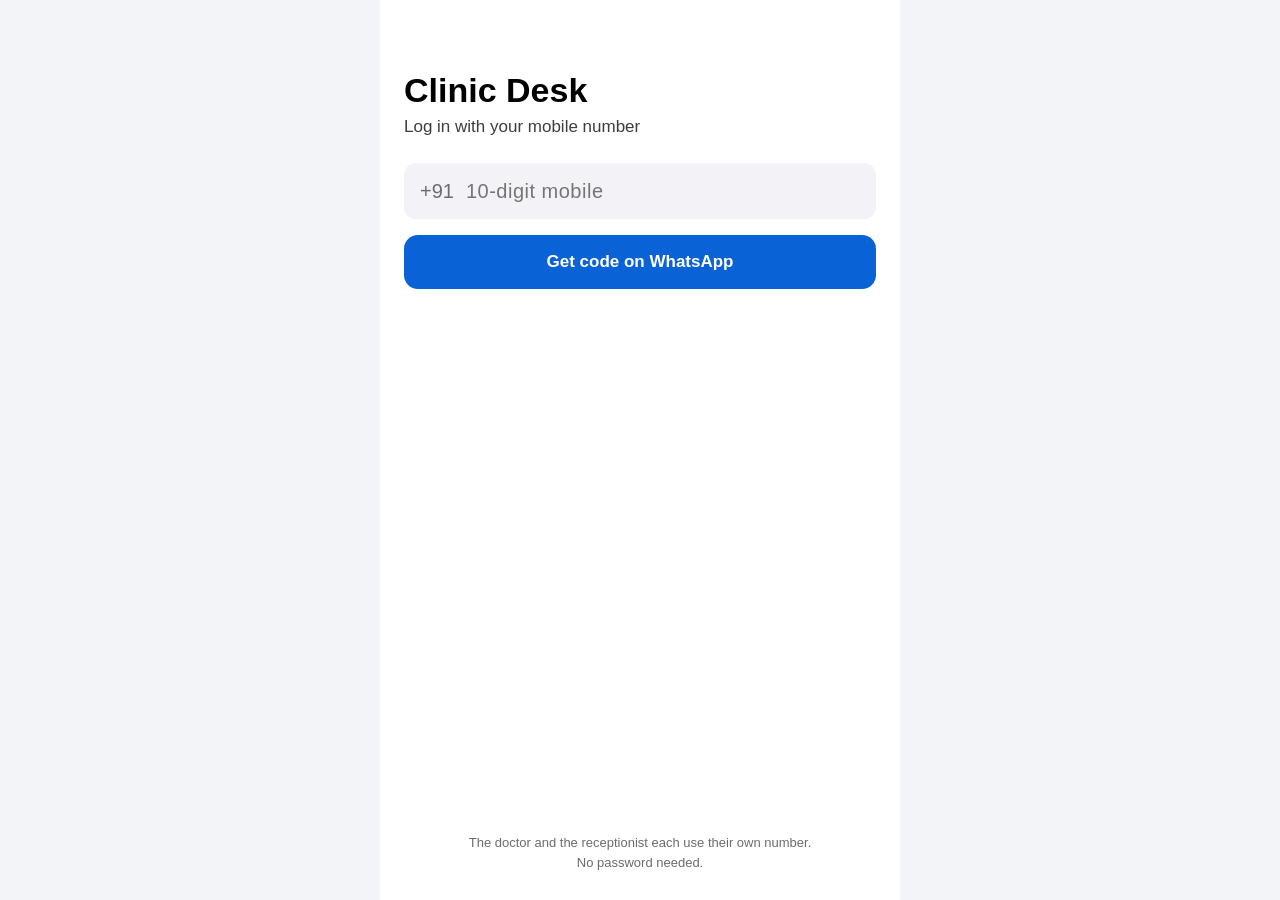
<file: ops/clinic-server/desk_v7.html>
<!doctype html>
<html lang="en">
<head>
<meta charset="utf-8">
<meta name="viewport" content="width=device-width, initial-scale=1, viewport-fit=cover">
<meta name="theme-color" content="#FFFFFF">
<meta name="robots" content="noindex">
<title>Clinic Desk</title>
<style>
*{box-sizing:border-box}
html,body{margin:0;background:#F2F4F7;color:#101828;font-family:-apple-system,BlinkMacSystemFont,"Segoe UI",Roboto,"Helvetica Neue",Arial,sans-serif;-webkit-font-smoothing:antialiased}
button{font-family:inherit;cursor:pointer}
a{color:#175CD3}
.wrap{max-width:520px;margin:0 auto;min-height:100vh;background:#F2F4F7;display:flex;flex-direction:column;position:relative}
.white{background:#FFFFFF}
.top{background:#FFF;padding:calc(env(safe-area-inset-top) + 16px) 16px 12px;border-bottom:1px solid #EAECF0;display:flex;justify-content:space-between;align-items:center;gap:10px}
.h1{font-size:22px;font-weight:700;letter-spacing:-.2px}
.sub{font-size:13px;color:#667085}
.pill{display:inline-flex;align-items:center;gap:6px;font-size:13px;font-weight:600;border-radius:16px;padding:6px 10px;white-space:nowrap}
.dot{width:8px;height:8px;border-radius:50%;display:inline-block;flex-shrink:0}
.card{background:#FFF;border:1px solid #EAECF0;border-radius:14px}
.sec{padding:14px 16px 6px;font-size:13px;font-weight:600;color:#475467;display:flex;justify-content:space-between}
.row{display:flex;align-items:center;gap:12px;padding:11px 12px;border-bottom:1px solid #F2F4F7}
.row:last-child{border-bottom:none}
.btn{height:48px;border-radius:12px;border:1px solid #D0D5DD;background:#FFF;font-size:15px;font-weight:600;color:#344054;padding:0 14px}
.btn.pri{background:#175CD3;border-color:#175CD3;color:#FFF}
.btn.big{height:60px;font-size:17px;font-weight:700;width:100%}
.btn.sm{height:36px;font-size:13px;border-radius:8px;padding:0 12px}
.btn:disabled{opacity:.45;cursor:default}
.content{flex:1;padding-bottom:96px}
nav.tabs{position:fixed;bottom:0;left:0;right:0;background:#FFF;border-top:1px solid #EAECF0;padding:8px 0 calc(env(safe-area-inset-bottom) + 10px)}
nav.tabs .in{max-width:520px;margin:0 auto;display:grid}
nav.tabs button{border:none;background:none;display:flex;flex-direction:column;align-items:center;gap:3px;font-size:12px;font-weight:500;color:#667085;position:relative;padding:4px 0}
nav.tabs button.on{color:#175CD3;font-weight:600}
.badge{position:absolute;top:-2px;left:55%;min-width:18px;height:18px;border-radius:9px;background:#D92D20;color:#FFF;font-size:11px;font-weight:600;display:flex;align-items:center;justify-content:center;padding:0 4px}
.toast{margin:10px 12px 0;padding:10px 12px;border-radius:12px;background:#101828;color:#FFF;font-size:13px;line-height:1.45}
.sheet-bg{position:fixed;inset:0;background:rgba(16,24,40,.45);display:flex;align-items:flex-end;justify-content:center;z-index:20}
.sheet{background:#FFF;width:100%;max-width:520px;border-radius:20px 20px 0 0;padding:10px 16px calc(env(safe-area-inset-bottom) + 24px);display:flex;flex-direction:column;gap:12px}
.grab{align-self:center;width:36px;height:4px;border-radius:2px;background:#D0D5DD}
input.f{height:48px;border:1px solid #D0D5DD;border-radius:10px;padding:0 12px;font-size:16px;font-family:inherit;width:100%}
.seg{display:grid;background:#F2F4F7;border-radius:10px;padding:3px}
.seg button{height:34px;border:none;border-radius:8px;font-size:13px;font-weight:600;background:transparent;color:#667085}
.seg button.on{background:#FFF;color:#101828;box-shadow:0 1px 2px rgba(16,24,40,.1)}
.empty{padding:28px 16px;text-align:center;color:#667085;font-size:14px}
.tok{font-variant-numeric:tabular-nums}
.fab{position:fixed;right:max(16px,calc(50% - 244px));bottom:96px;height:52px;padding:0 18px;border-radius:16px;border:none;background:#101828;color:#FFF;display:flex;align-items:center;gap:8px;font-size:15px;font-weight:600;box-shadow:0 6px 16px rgba(16,24,40,.25);z-index:5}
.bub{max-width:80%;padding:8px 12px;border-radius:14px;font-size:15px;line-height:1.4;white-space:pre-wrap;word-wrap:break-word}
.err{margin:12px;padding:12px;border-radius:12px;background:#FEF3F2;color:#B42318;font-size:14px}

/* ---- v6: iOS-style staff app ---- */
.wrap.i{background:#F2F2F7;color:#000;font-family:-apple-system,BlinkMacSystemFont,"SF Pro Text","Segoe UI",Roboto,"Helvetica Neue",Arial,sans-serif}
.i .content{padding-bottom:110px}
.ihd{padding:calc(env(safe-area-inset-top) + 18px) 16px 4px 20px;display:flex;justify-content:space-between;align-items:flex-end;gap:10px}
.ilt{margin:0;font-size:34px;font-weight:700;letter-spacing:.3px;line-height:1.1}
.icirc{width:34px;height:34px;border-radius:17px;border:none;background:#E3E3E8;color:#0A63D6;display:flex;align-items:center;justify-content:center;flex-shrink:0}
.ipill{height:32px;padding:0 12px;border-radius:16px;border:none;font-size:13px;font-weight:600;display:flex;align-items:center;gap:6px;white-space:nowrap}
.ipill:disabled{cursor:default;opacity:1}
.icard{background:#FFF;border-radius:16px}
.itile{padding:12px;display:flex;flex-direction:column;font-family:inherit;color:#000}
.itile .tok{font-size:24px;font-weight:600}
.isec{padding:22px 32px 7px;display:flex;justify-content:space-between;gap:10px;font-size:13px;color:#6C6C70}
.ilist{margin:0 16px;background:#FFF;border-radius:12px;overflow:hidden}
.irow{width:100%;display:flex;align-items:center;gap:12px;padding:11px 16px;min-height:48px;border:none;border-bottom:1px solid #E5E5EA;background:#FFF;color:#000;font-size:17px;text-align:left;text-decoration:none;font-family:inherit;box-sizing:border-box}
.irow:last-child{border-bottom:none}
button.irow:active,a.irow:active{background:#E5E5EA}
.icol{flex-grow:1;display:flex;flex-direction:column;min-width:0}
.isub{font-size:13px;color:#6C6C70}
.ifoot{padding:7px 32px 0;font-size:13px;color:#6C6C70;line-height:1.4}
.ib{width:100%;height:54px;border-radius:14px;border:none;background:#FFF;color:#0A63D6;font-size:17px;font-family:inherit;display:flex;align-items:center;justify-content:center;margin-top:8px}
.ib.pri{background:#0A63D6;color:#FFF;font-weight:600;margin-top:0}
.ib.soft{background:#EAF2FD;font-weight:600;height:44px;font-size:15px;margin:0}
.ib:disabled{opacity:.4;cursor:default}
.igray{height:34px;padding:0 14px;border-radius:17px;border:none;background:#EFEFF4;color:#000;font-size:15px;flex-shrink:0}
.ichip{height:34px;padding:0 14px;border-radius:17px;border:1px solid #D1D1D6;background:#FFF;color:#000;font-size:15px}
.ichip.on{background:#0A63D6;border-color:#0A63D6;color:#FFF}
.iseg{display:grid;background:#E3E3E8;border-radius:9px;padding:2px;gap:2px}
.iseg button{height:32px;border:none;border-radius:7px;background:transparent;font-size:14px;color:#000;white-space:nowrap;overflow:hidden;text-overflow:ellipsis;padding:0 4px}
.iseg button.on{background:#FFF;font-weight:600;box-shadow:0 1px 3px rgba(0,0,0,.14)}
.isheet .iseg{background:#EFEFF4}
.iround{width:36px;height:36px;border-radius:18px;background:#EAF2FD;color:#0A63D6;display:flex;align-items:center;justify-content:center;flex-shrink:0}
.ilink{border:none;background:none;color:#0A63D6;font-size:17px;padding:4px 0;font-family:inherit}
.iback{border:none;background:none;color:#0A63D6;font-size:17px;display:flex;align-items:center;gap:4px;padding:8px;font-family:inherit}
.iact{height:58px;border-radius:12px;border:none;background:#FFF;color:#0A63D6;font-size:13px;display:flex;flex-direction:column;align-items:center;justify-content:center;gap:3px;text-decoration:none;font-family:inherit}
.isearch{height:38px;border-radius:10px;background:#E3E3E8;display:flex;align-items:center;gap:8px;padding:0 10px;color:#6C6C70}
.isearch input{border:none;outline:none;background:transparent;font:inherit;font-size:17px;flex-grow:1;min-width:0;color:#000}
.ifield{display:flex;align-items:center;gap:12px;padding:12px 16px;border-bottom:1px solid #E5E5EA;font-size:17px}
.ifield span{width:64px;flex-shrink:0}
.ifield input{border:none;outline:none;font:inherit;flex-grow:1;min-width:0;background:transparent}
.i textarea{width:100%;box-sizing:border-box;border:none;outline:none;resize:vertical;font:inherit;font-size:17px;line-height:1.35;padding:8px 0;min-height:64px}
.itabs{position:fixed;bottom:0;left:0;right:0;background:rgba(249,249,249,.94);-webkit-backdrop-filter:blur(20px);backdrop-filter:blur(20px);border-top:1px solid #D1D1D6;padding:7px 0 calc(env(safe-area-inset-bottom) + 8px);z-index:6}
.itabs .in{max-width:520px;margin:0 auto;display:grid}
.itabs button{border:none;background:none;display:flex;flex-direction:column;align-items:center;gap:2px;font-size:11px;font-weight:500;color:#6C6C70;position:relative;padding:2px 0;font-family:inherit}
.itabs button.on{color:#0A63D6}
.itabs .badge{background:#D70015;left:56%}
.itoast{position:fixed;left:50%;transform:translateX(-50%);bottom:calc(env(safe-area-inset-bottom) + 84px);max-width:340px;background:rgba(28,28,30,.92);color:#FFF;font-size:15px;padding:11px 16px;border-radius:14px;z-index:8;text-align:center}
.isheetbg{position:fixed;inset:0;background:rgba(0,0,0,.28);display:flex;align-items:flex-end;justify-content:center;z-index:20}
.isheet{background:#F2F2F7;width:100%;max-width:520px;max-height:92vh;overflow:auto;border-radius:12px 12px 0 0;padding:6px 16px calc(env(safe-area-inset-bottom) + 24px);box-sizing:border-box;display:flex;flex-direction:column}
.isheet .grab{background:#C4C4C7;width:36px;height:5px;border-radius:3px;align-self:center}
.ishead{display:flex;justify-content:space-between;align-items:center;padding-top:10px}

/* ---- v7: doctor app in the v5 look ---- */
.wrap.i.dwhite{background:#FFF}
.dpage{color:#101828;font-family:-apple-system,BlinkMacSystemFont,"Segoe UI",Roboto,"Helvetica Neue",Arial,sans-serif}
.dstat{height:64px;border-radius:12px;display:flex;flex-direction:column;align-items:center;justify-content:center;gap:5px;font-size:12.5px;font-weight:600;line-height:1.2;text-align:center;font-family:inherit;padding:0 2px}
.dcard{border:1px solid #EAECF0;border-radius:14px;padding:14px;display:flex;flex-direction:column;gap:10px;background:#FFF}
.dcap{font-size:12px;font-weight:700;letter-spacing:.6px;color:#175CD3}
.dplain{border:none;background:none;padding:0;text-align:left;display:flex;flex-direction:column;gap:4px;color:#101828;font-family:inherit;min-width:0}
.dplain:disabled{cursor:default}
.dchip{font-size:12.5px;font-weight:600;color:#344054;background:#F2F4F7;border-radius:12px;padding:4px 10px}
.dbtn{height:48px;border-radius:12px;border:none;background:#175CD3;color:#FFF;font-size:16px;font-weight:700;font-family:inherit;width:100%}
.dbtn:disabled{opacity:.45;cursor:default}
.dbtn2{height:46px;border-radius:12px;border:1px solid #D0D5DD;background:#FFF;color:#344054;font-size:15px;font-weight:600;font-family:inherit;width:100%;margin-top:6px}
.dsec{padding:20px 16px 8px;display:flex;justify-content:space-between;align-items:baseline;font-size:15px;font-weight:700;color:#101828}
.dsec span:last-child{font-size:13px;font-weight:400;color:#667085}
.drow{width:100%;display:flex;align-items:center;gap:12px;padding:11px 0;border:none;border-top:1px solid #F2F4F7;background:none;text-align:left;color:#101828;font-family:inherit;text-decoration:none;box-sizing:border-box;min-height:48px}
.drow:disabled{cursor:default}
.dsub{font-size:13px;color:#667085;line-height:1.4}
.drow .dsub{white-space:nowrap;overflow:hidden;text-overflow:ellipsis}
.dtile{border:1px solid #EAECF0;border-radius:12px;background:#FFF;padding:12px;display:flex;flex-direction:column;align-items:flex-start;font-family:inherit;color:#101828}
.dwarn{margin:8px 16px 0;width:calc(100% - 32px);border:none;border-radius:12px;background:#FFFAEB;color:#B54708;font-size:14px;font-weight:600;padding:12px;text-align:left;font-family:inherit}
.dmini{height:34px;padding:0 12px;border-radius:8px;border:1px solid #D0D5DD;background:#FFF;color:#344054;font-size:13px;font-weight:600;display:flex;align-items:center;text-decoration:none;flex-shrink:0;font-family:inherit}
.dinput{height:46px;border:1px solid #D0D5DD;border-radius:10px;padding:0 12px;font-size:16px;font-family:inherit;width:100%;box-sizing:border-box;color:#101828;background:#FFF}
.dlab{font-size:13px;font-weight:600;color:#475467;margin-top:12px;display:block}
.dh{margin:4px 0 4px;font-size:26px;font-weight:700;letter-spacing:-.3px}
.dopt{height:48px;border-radius:12px;font-size:14px;font-weight:600;font-family:inherit}
.itabs.dtabs{background:#FFF;-webkit-backdrop-filter:none;backdrop-filter:none;border-top:1px solid #EAECF0}
.itabs.dtabs button{font-size:12px;color:#667085}
.itabs.dtabs button.on{color:#175CD3;font-weight:600}
.asbar{position:sticky;top:0;z-index:7;background:#101828;color:#FFF;font-size:13px;display:flex;justify-content:space-between;align-items:center;padding:calc(env(safe-area-inset-top) + 8px) 12px 8px 16px}
.asbar button{border:none;background:#FFF;color:#101828;border-radius:14px;height:28px;padding:0 12px;font-size:13px;font-weight:600;font-family:inherit}

.phonein{margin-top:26px;height:56px;border-radius:12px;background:#F2F2F7;display:flex;align-items:center;gap:10px;padding:0 16px;font-size:20px}
.phonein span{color:#6C6C70}
.phonein input{border:none;outline:none;background:transparent;font:inherit;font-size:20px;flex:1;min-width:0;letter-spacing:.5px;color:#000}
.otpin{margin-top:26px;height:64px;border:none;border-radius:12px;background:#F2F2F7;text-align:center;font-size:32px;letter-spacing:12px;font-family:inherit;outline:none;width:100%;box-sizing:border-box;font-variant-numeric:tabular-nums}
</style>
</head>
<body>
<div id="app"></div>
<script>/**
 * Minified by jsDelivr using Terser v5.37.0.
 * Original file: /npm/qrcode-generator@1.4.4/qrcode.js
 *
 * Do NOT use SRI with dynamically generated files! More information: https://www.jsdelivr.com/using-sri-with-dynamic-files
 */
var qrcode=function(){var t=function(t,r){var e=t,n=g[r],o=null,i=0,a=null,u=[],f={},c=function(t,r){o=function(t){for(var r=new Array(t),e=0;e<t;e+=1){r[e]=new Array(t);for(var n=0;n<t;n+=1)r[e][n]=null}return r}(i=4*e+17),l(0,0),l(i-7,0),l(0,i-7),s(),h(),d(t,r),e>=7&&v(t),null==a&&(a=p(e,n,u)),w(a,r)},l=function(t,r){for(var e=-1;e<=7;e+=1)if(!(t+e<=-1||i<=t+e))for(var n=-1;n<=7;n+=1)r+n<=-1||i<=r+n||(o[t+e][r+n]=0<=e&&e<=6&&(0==n||6==n)||0<=n&&n<=6&&(0==e||6==e)||2<=e&&e<=4&&2<=n&&n<=4)},h=function(){for(var t=8;t<i-8;t+=1)null==o[t][6]&&(o[t][6]=t%2==0);for(var r=8;r<i-8;r+=1)null==o[6][r]&&(o[6][r]=r%2==0)},s=function(){for(var t=B.getPatternPosition(e),r=0;r<t.length;r+=1)for(var n=0;n<t.length;n+=1){var i=t[r],a=t[n];if(null==o[i][a])for(var u=-2;u<=2;u+=1)for(var f=-2;f<=2;f+=1)o[i+u][a+f]=-2==u||2==u||-2==f||2==f||0==u&&0==f}},v=function(t){for(var r=B.getBCHTypeNumber(e),n=0;n<18;n+=1){var a=!t&&1==(r>>n&1);o[Math.floor(n/3)][n%3+i-8-3]=a}for(n=0;n<18;n+=1){a=!t&&1==(r>>n&1);o[n%3+i-8-3][Math.floor(n/3)]=a}},d=function(t,r){for(var e=n<<3|r,a=B.getBCHTypeInfo(e),u=0;u<15;u+=1){var f=!t&&1==(a>>u&1);u<6?o[u][8]=f:u<8?o[u+1][8]=f:o[i-15+u][8]=f}for(u=0;u<15;u+=1){f=!t&&1==(a>>u&1);u<8?o[8][i-u-1]=f:u<9?o[8][15-u-1+1]=f:o[8][15-u-1]=f}o[i-8][8]=!t},w=function(t,r){for(var e=-1,n=i-1,a=7,u=0,f=B.getMaskFunction(r),c=i-1;c>0;c-=2)for(6==c&&(c-=1);;){for(var g=0;g<2;g+=1)if(null==o[n][c-g]){var l=!1;u<t.length&&(l=1==(t[u]>>>a&1)),f(n,c-g)&&(l=!l),o[n][c-g]=l,-1==(a-=1)&&(u+=1,a=7)}if((n+=e)<0||i<=n){n-=e,e=-e;break}}},p=function(t,r,e){for(var n=A.getRSBlocks(t,r),o=b(),i=0;i<e.length;i+=1){var a=e[i];o.put(a.getMode(),4),o.put(a.getLength(),B.getLengthInBits(a.getMode(),t)),a.write(o)}var u=0;for(i=0;i<n.length;i+=1)u+=n[i].dataCount;if(o.getLengthInBits()>8*u)throw"code length overflow. ("+o.getLengthInBits()+">"+8*u+")";for(o.getLengthInBits()+4<=8*u&&o.put(0,4);o.getLengthInBits()%8!=0;)o.putBit(!1);for(;!(o.getLengthInBits()>=8*u||(o.put(236,8),o.getLengthInBits()>=8*u));)o.put(17,8);return function(t,r){for(var e=0,n=0,o=0,i=new Array(r.length),a=new Array(r.length),u=0;u<r.length;u+=1){var f=r[u].dataCount,c=r[u].totalCount-f;n=Math.max(n,f),o=Math.max(o,c),i[u]=new Array(f);for(var g=0;g<i[u].length;g+=1)i[u][g]=255&t.getBuffer()[g+e];e+=f;var l=B.getErrorCorrectPolynomial(c),h=k(i[u],l.getLength()-1).mod(l);for(a[u]=new Array(l.getLength()-1),g=0;g<a[u].length;g+=1){var s=g+h.getLength()-a[u].length;a[u][g]=s>=0?h.getAt(s):0}}var v=0;for(g=0;g<r.length;g+=1)v+=r[g].totalCount;var d=new Array(v),w=0;for(g=0;g<n;g+=1)for(u=0;u<r.length;u+=1)g<i[u].length&&(d[w]=i[u][g],w+=1);for(g=0;g<o;g+=1)for(u=0;u<r.length;u+=1)g<a[u].length&&(d[w]=a[u][g],w+=1);return d}(o,n)};f.addData=function(t,r){var e=null;switch(r=r||"Byte"){case"Numeric":e=M(t);break;case"Alphanumeric":e=x(t);break;case"Byte":e=m(t);break;case"Kanji":e=L(t);break;default:throw"mode:"+r}u.push(e),a=null},f.isDark=function(t,r){if(t<0||i<=t||r<0||i<=r)throw t+","+r;return o[t][r]},f.getModuleCount=function(){return i},f.make=function(){if(e<1){for(var t=1;t<40;t++){for(var r=A.getRSBlocks(t,n),o=b(),i=0;i<u.length;i++){var a=u[i];o.put(a.getMode(),4),o.put(a.getLength(),B.getLengthInBits(a.getMode(),t)),a.write(o)}var g=0;for(i=0;i<r.length;i++)g+=r[i].dataCount;if(o.getLengthInBits()<=8*g)break}e=t}c(!1,function(){for(var t=0,r=0,e=0;e<8;e+=1){c(!0,e);var n=B.getLostPoint(f);(0==e||t>n)&&(t=n,r=e)}return r}())},f.createTableTag=function(t,r){t=t||2;var e="";e+='<table style="',e+=" border-width: 0px; border-style: none;",e+=" border-collapse: collapse;",e+=" padding: 0px; margin: "+(r=void 0===r?4*t:r)+"px;",e+='">',e+="<tbody>";for(var n=0;n<f.getModuleCount();n+=1){e+="<tr>";for(var o=0;o<f.getModuleCount();o+=1)e+='<td style="',e+=" border-width: 0px; border-style: none;",e+=" border-collapse: collapse;",e+=" padding: 0px; margin: 0px;",e+=" width: "+t+"px;",e+=" height: "+t+"px;",e+=" background-color: ",e+=f.isDark(n,o)?"#000000":"#ffffff",e+=";",e+='"/>';e+="</tr>"}return e+="</tbody>",e+="</table>"},f.createSvgTag=function(t,r,e,n){var o={};"object"==typeof arguments[0]&&(t=(o=arguments[0]).cellSize,r=o.margin,e=o.alt,n=o.title),t=t||2,r=void 0===r?4*t:r,(e="string"==typeof e?{text:e}:e||{}).text=e.text||null,e.id=e.text?e.id||"qrcode-description":null,(n="string"==typeof n?{text:n}:n||{}).text=n.text||null,n.id=n.text?n.id||"qrcode-title":null;var i,a,u,c,g=f.getModuleCount()*t+2*r,l="";for(c="l"+t+",0 0,"+t+" -"+t+",0 0,-"+t+"z ",l+='<svg version="1.1" xmlns="http://www.w3.org/2000/svg"',l+=o.scalable?"":' width="'+g+'px" height="'+g+'px"',l+=' viewBox="0 0 '+g+" "+g+'" ',l+=' preserveAspectRatio="xMinYMin meet"',l+=n.text||e.text?' role="img" aria-labelledby="'+y([n.id,e.id].join(" ").trim())+'"':"",l+=">",l+=n.text?'<title id="'+y(n.id)+'">'+y(n.text)+"</title>":"",l+=e.text?'<description id="'+y(e.id)+'">'+y(e.text)+"</description>":"",l+='<rect width="100%" height="100%" fill="white" cx="0" cy="0"/>',l+='<path d="',a=0;a<f.getModuleCount();a+=1)for(u=a*t+r,i=0;i<f.getModuleCount();i+=1)f.isDark(a,i)&&(l+="M"+(i*t+r)+","+u+c);return l+='" stroke="transparent" fill="black"/>',l+="</svg>"},f.createDataURL=function(t,r){t=t||2,r=void 0===r?4*t:r;var e=f.getModuleCount()*t+2*r,n=r,o=e-r;return I(e,e,(function(r,e){if(n<=r&&r<o&&n<=e&&e<o){var i=Math.floor((r-n)/t),a=Math.floor((e-n)/t);return f.isDark(a,i)?0:1}return 1}))},f.createImgTag=function(t,r,e){t=t||2,r=void 0===r?4*t:r;var n=f.getModuleCount()*t+2*r,o="";return o+="<img",o+=' src="',o+=f.createDataURL(t,r),o+='"',o+=' width="',o+=n,o+='"',o+=' height="',o+=n,o+='"',e&&(o+=' alt="',o+=y(e),o+='"'),o+="/>"};var y=function(t){for(var r="",e=0;e<t.length;e+=1){var n=t.charAt(e);switch(n){case"<":r+="&lt;";break;case">":r+="&gt;";break;case"&":r+="&amp;";break;case'"':r+="&quot;";break;default:r+=n}}return r};return f.createASCII=function(t,r){if((t=t||1)<2)return function(t){t=void 0===t?2:t;var r,e,n,o,i,a=1*f.getModuleCount()+2*t,u=t,c=a-t,g={"██":"█","█ ":"▀"," █":"▄","  ":" "},l={"██":"▀","█ ":"▀"," █":" ","  ":" "},h="";for(r=0;r<a;r+=2){for(n=Math.floor((r-u)/1),o=Math.floor((r+1-u)/1),e=0;e<a;e+=1)i="█",u<=e&&e<c&&u<=r&&r<c&&f.isDark(n,Math.floor((e-u)/1))&&(i=" "),u<=e&&e<c&&u<=r+1&&r+1<c&&f.isDark(o,Math.floor((e-u)/1))?i+=" ":i+="█",h+=t<1&&r+1>=c?l[i]:g[i];h+="\n"}return a%2&&t>0?h.substring(0,h.length-a-1)+Array(a+1).join("▀"):h.substring(0,h.length-1)}(r);t-=1,r=void 0===r?2*t:r;var e,n,o,i,a=f.getModuleCount()*t+2*r,u=r,c=a-r,g=Array(t+1).join("██"),l=Array(t+1).join("  "),h="",s="";for(e=0;e<a;e+=1){for(o=Math.floor((e-u)/t),s="",n=0;n<a;n+=1)i=1,u<=n&&n<c&&u<=e&&e<c&&f.isDark(o,Math.floor((n-u)/t))&&(i=0),s+=i?g:l;for(o=0;o<t;o+=1)h+=s+"\n"}return h.substring(0,h.length-1)},f.renderTo2dContext=function(t,r){r=r||2;for(var e=f.getModuleCount(),n=0;n<e;n++)for(var o=0;o<e;o++)t.fillStyle=f.isDark(n,o)?"black":"white",t.fillRect(n*r,o*r,r,r)},f};t.stringToBytes=(t.stringToBytesFuncs={default:function(t){for(var r=[],e=0;e<t.length;e+=1){var n=t.charCodeAt(e);r.push(255&n)}return r}}).default,t.createStringToBytes=function(t,r){var e=function(){for(var e=S(t),n=function(){var t=e.read();if(-1==t)throw"eof";return t},o=0,i={};;){var a=e.read();if(-1==a)break;var u=n(),f=n()<<8|n();i[String.fromCharCode(a<<8|u)]=f,o+=1}if(o!=r)throw o+" != "+r;return i}(),n="?".charCodeAt(0);return function(t){for(var r=[],o=0;o<t.length;o+=1){var i=t.charCodeAt(o);if(i<128)r.push(i);else{var a=e[t.charAt(o)];"number"==typeof a?(255&a)==a?r.push(a):(r.push(a>>>8),r.push(255&a)):r.push(n)}}return r}};var r,e,n,o,i,a=1,u=2,f=4,c=8,g={L:1,M:0,Q:3,H:2},l=0,h=1,s=2,v=3,d=4,w=5,p=6,y=7,B=(r=[[],[6,18],[6,22],[6,26],[6,30],[6,34],[6,22,38],[6,24,42],[6,26,46],[6,28,50],[6,30,54],[6,32,58],[6,34,62],[6,26,46,66],[6,26,48,70],[6,26,50,74],[6,30,54,78],[6,30,56,82],[6,30,58,86],[6,34,62,90],[6,28,50,72,94],[6,26,50,74,98],[6,30,54,78,102],[6,28,54,80,106],[6,32,58,84,110],[6,30,58,86,114],[6,34,62,90,118],[6,26,50,74,98,122],[6,30,54,78,102,126],[6,26,52,78,104,130],[6,30,56,82,108,134],[6,34,60,86,112,138],[6,30,58,86,114,142],[6,34,62,90,118,146],[6,30,54,78,102,126,150],[6,24,50,76,102,128,154],[6,28,54,80,106,132,158],[6,32,58,84,110,136,162],[6,26,54,82,110,138,166],[6,30,58,86,114,142,170]],e=1335,n=7973,i=function(t){for(var r=0;0!=t;)r+=1,t>>>=1;return r},(o={}).getBCHTypeInfo=function(t){for(var r=t<<10;i(r)-i(e)>=0;)r^=e<<i(r)-i(e);return 21522^(t<<10|r)},o.getBCHTypeNumber=function(t){for(var r=t<<12;i(r)-i(n)>=0;)r^=n<<i(r)-i(n);return t<<12|r},o.getPatternPosition=function(t){return r[t-1]},o.getMaskFunction=function(t){switch(t){case l:return function(t,r){return(t+r)%2==0};case h:return function(t,r){return t%2==0};case s:return function(t,r){return r%3==0};case v:return function(t,r){return(t+r)%3==0};case d:return function(t,r){return(Math.floor(t/2)+Math.floor(r/3))%2==0};case w:return function(t,r){return t*r%2+t*r%3==0};case p:return function(t,r){return(t*r%2+t*r%3)%2==0};case y:return function(t,r){return(t*r%3+(t+r)%2)%2==0};default:throw"bad maskPattern:"+t}},o.getErrorCorrectPolynomial=function(t){for(var r=k([1],0),e=0;e<t;e+=1)r=r.multiply(k([1,C.gexp(e)],0));return r},o.getLengthInBits=function(t,r){if(1<=r&&r<10)switch(t){case a:return 10;case u:return 9;case f:case c:return 8;default:throw"mode:"+t}else if(r<27)switch(t){case a:return 12;case u:return 11;case f:return 16;case c:return 10;default:throw"mode:"+t}else{if(!(r<41))throw"type:"+r;switch(t){case a:return 14;case u:return 13;case f:return 16;case c:return 12;default:throw"mode:"+t}}},o.getLostPoint=function(t){for(var r=t.getModuleCount(),e=0,n=0;n<r;n+=1)for(var o=0;o<r;o+=1){for(var i=0,a=t.isDark(n,o),u=-1;u<=1;u+=1)if(!(n+u<0||r<=n+u))for(var f=-1;f<=1;f+=1)o+f<0||r<=o+f||0==u&&0==f||a==t.isDark(n+u,o+f)&&(i+=1);i>5&&(e+=3+i-5)}for(n=0;n<r-1;n+=1)for(o=0;o<r-1;o+=1){var c=0;t.isDark(n,o)&&(c+=1),t.isDark(n+1,o)&&(c+=1),t.isDark(n,o+1)&&(c+=1),t.isDark(n+1,o+1)&&(c+=1),0!=c&&4!=c||(e+=3)}for(n=0;n<r;n+=1)for(o=0;o<r-6;o+=1)t.isDark(n,o)&&!t.isDark(n,o+1)&&t.isDark(n,o+2)&&t.isDark(n,o+3)&&t.isDark(n,o+4)&&!t.isDark(n,o+5)&&t.isDark(n,o+6)&&(e+=40);for(o=0;o<r;o+=1)for(n=0;n<r-6;n+=1)t.isDark(n,o)&&!t.isDark(n+1,o)&&t.isDark(n+2,o)&&t.isDark(n+3,o)&&t.isDark(n+4,o)&&!t.isDark(n+5,o)&&t.isDark(n+6,o)&&(e+=40);var g=0;for(o=0;o<r;o+=1)for(n=0;n<r;n+=1)t.isDark(n,o)&&(g+=1);return e+=Math.abs(100*g/r/r-50)/5*10},o),C=function(){for(var t=new Array(256),r=new Array(256),e=0;e<8;e+=1)t[e]=1<<e;for(e=8;e<256;e+=1)t[e]=t[e-4]^t[e-5]^t[e-6]^t[e-8];for(e=0;e<255;e+=1)r[t[e]]=e;var n={glog:function(t){if(t<1)throw"glog("+t+")";return r[t]},gexp:function(r){for(;r<0;)r+=255;for(;r>=256;)r-=255;return t[r]}};return n}();function k(t,r){if(void 0===t.length)throw t.length+"/"+r;var e=function(){for(var e=0;e<t.length&&0==t[e];)e+=1;for(var n=new Array(t.length-e+r),o=0;o<t.length-e;o+=1)n[o]=t[o+e];return n}(),n={getAt:function(t){return e[t]},getLength:function(){return e.length},multiply:function(t){for(var r=new Array(n.getLength()+t.getLength()-1),e=0;e<n.getLength();e+=1)for(var o=0;o<t.getLength();o+=1)r[e+o]^=C.gexp(C.glog(n.getAt(e))+C.glog(t.getAt(o)));return k(r,0)},mod:function(t){if(n.getLength()-t.getLength()<0)return n;for(var r=C.glog(n.getAt(0))-C.glog(t.getAt(0)),e=new Array(n.getLength()),o=0;o<n.getLength();o+=1)e[o]=n.getAt(o);for(o=0;o<t.getLength();o+=1)e[o]^=C.gexp(C.glog(t.getAt(o))+r);return k(e,0).mod(t)}};return n}var A=function(){var t=[[1,26,19],[1,26,16],[1,26,13],[1,26,9],[1,44,34],[1,44,28],[1,44,22],[1,44,16],[1,70,55],[1,70,44],[2,35,17],[2,35,13],[1,100,80],[2,50,32],[2,50,24],[4,25,9],[1,134,108],[2,67,43],[2,33,15,2,34,16],[2,33,11,2,34,12],[2,86,68],[4,43,27],[4,43,19],[4,43,15],[2,98,78],[4,49,31],[2,32,14,4,33,15],[4,39,13,1,40,14],[2,121,97],[2,60,38,2,61,39],[4,40,18,2,41,19],[4,40,14,2,41,15],[2,146,116],[3,58,36,2,59,37],[4,36,16,4,37,17],[4,36,12,4,37,13],[2,86,68,2,87,69],[4,69,43,1,70,44],[6,43,19,2,44,20],[6,43,15,2,44,16],[4,101,81],[1,80,50,4,81,51],[4,50,22,4,51,23],[3,36,12,8,37,13],[2,116,92,2,117,93],[6,58,36,2,59,37],[4,46,20,6,47,21],[7,42,14,4,43,15],[4,133,107],[8,59,37,1,60,38],[8,44,20,4,45,21],[12,33,11,4,34,12],[3,145,115,1,146,116],[4,64,40,5,65,41],[11,36,16,5,37,17],[11,36,12,5,37,13],[5,109,87,1,110,88],[5,65,41,5,66,42],[5,54,24,7,55,25],[11,36,12,7,37,13],[5,122,98,1,123,99],[7,73,45,3,74,46],[15,43,19,2,44,20],[3,45,15,13,46,16],[1,135,107,5,136,108],[10,74,46,1,75,47],[1,50,22,15,51,23],[2,42,14,17,43,15],[5,150,120,1,151,121],[9,69,43,4,70,44],[17,50,22,1,51,23],[2,42,14,19,43,15],[3,141,113,4,142,114],[3,70,44,11,71,45],[17,47,21,4,48,22],[9,39,13,16,40,14],[3,135,107,5,136,108],[3,67,41,13,68,42],[15,54,24,5,55,25],[15,43,15,10,44,16],[4,144,116,4,145,117],[17,68,42],[17,50,22,6,51,23],[19,46,16,6,47,17],[2,139,111,7,140,112],[17,74,46],[7,54,24,16,55,25],[34,37,13],[4,151,121,5,152,122],[4,75,47,14,76,48],[11,54,24,14,55,25],[16,45,15,14,46,16],[6,147,117,4,148,118],[6,73,45,14,74,46],[11,54,24,16,55,25],[30,46,16,2,47,17],[8,132,106,4,133,107],[8,75,47,13,76,48],[7,54,24,22,55,25],[22,45,15,13,46,16],[10,142,114,2,143,115],[19,74,46,4,75,47],[28,50,22,6,51,23],[33,46,16,4,47,17],[8,152,122,4,153,123],[22,73,45,3,74,46],[8,53,23,26,54,24],[12,45,15,28,46,16],[3,147,117,10,148,118],[3,73,45,23,74,46],[4,54,24,31,55,25],[11,45,15,31,46,16],[7,146,116,7,147,117],[21,73,45,7,74,46],[1,53,23,37,54,24],[19,45,15,26,46,16],[5,145,115,10,146,116],[19,75,47,10,76,48],[15,54,24,25,55,25],[23,45,15,25,46,16],[13,145,115,3,146,116],[2,74,46,29,75,47],[42,54,24,1,55,25],[23,45,15,28,46,16],[17,145,115],[10,74,46,23,75,47],[10,54,24,35,55,25],[19,45,15,35,46,16],[17,145,115,1,146,116],[14,74,46,21,75,47],[29,54,24,19,55,25],[11,45,15,46,46,16],[13,145,115,6,146,116],[14,74,46,23,75,47],[44,54,24,7,55,25],[59,46,16,1,47,17],[12,151,121,7,152,122],[12,75,47,26,76,48],[39,54,24,14,55,25],[22,45,15,41,46,16],[6,151,121,14,152,122],[6,75,47,34,76,48],[46,54,24,10,55,25],[2,45,15,64,46,16],[17,152,122,4,153,123],[29,74,46,14,75,47],[49,54,24,10,55,25],[24,45,15,46,46,16],[4,152,122,18,153,123],[13,74,46,32,75,47],[48,54,24,14,55,25],[42,45,15,32,46,16],[20,147,117,4,148,118],[40,75,47,7,76,48],[43,54,24,22,55,25],[10,45,15,67,46,16],[19,148,118,6,149,119],[18,75,47,31,76,48],[34,54,24,34,55,25],[20,45,15,61,46,16]],r=function(t,r){var e={};return e.totalCount=t,e.dataCount=r,e},e={};return e.getRSBlocks=function(e,n){var o=function(r,e){switch(e){case g.L:return t[4*(r-1)+0];case g.M:return t[4*(r-1)+1];case g.Q:return t[4*(r-1)+2];case g.H:return t[4*(r-1)+3];default:return}}(e,n);if(void 0===o)throw"bad rs block @ typeNumber:"+e+"/errorCorrectionLevel:"+n;for(var i=o.length/3,a=[],u=0;u<i;u+=1)for(var f=o[3*u+0],c=o[3*u+1],l=o[3*u+2],h=0;h<f;h+=1)a.push(r(c,l));return a},e}(),b=function(){var t=[],r=0,e={getBuffer:function(){return t},getAt:function(r){var e=Math.floor(r/8);return 1==(t[e]>>>7-r%8&1)},put:function(t,r){for(var n=0;n<r;n+=1)e.putBit(1==(t>>>r-n-1&1))},getLengthInBits:function(){return r},putBit:function(e){var n=Math.floor(r/8);t.length<=n&&t.push(0),e&&(t[n]|=128>>>r%8),r+=1}};return e},M=function(t){var r=a,e=t,n={getMode:function(){return r},getLength:function(t){return e.length},write:function(t){for(var r=e,n=0;n+2<r.length;)t.put(o(r.substring(n,n+3)),10),n+=3;n<r.length&&(r.length-n==1?t.put(o(r.substring(n,n+1)),4):r.length-n==2&&t.put(o(r.substring(n,n+2)),7))}},o=function(t){for(var r=0,e=0;e<t.length;e+=1)r=10*r+i(t.charAt(e));return r},i=function(t){if("0"<=t&&t<="9")return t.charCodeAt(0)-"0".charCodeAt(0);throw"illegal char :"+t};return n},x=function(t){var r=u,e=t,n={getMode:function(){return r},getLength:function(t){return e.length},write:function(t){for(var r=e,n=0;n+1<r.length;)t.put(45*o(r.charAt(n))+o(r.charAt(n+1)),11),n+=2;n<r.length&&t.put(o(r.charAt(n)),6)}},o=function(t){if("0"<=t&&t<="9")return t.charCodeAt(0)-"0".charCodeAt(0);if("A"<=t&&t<="Z")return t.charCodeAt(0)-"A".charCodeAt(0)+10;switch(t){case" ":return 36;case"$":return 37;case"%":return 38;case"*":return 39;case"+":return 40;case"-":return 41;case".":return 42;case"/":return 43;case":":return 44;default:throw"illegal char :"+t}};return n},m=function(r){var e=f,n=t.stringToBytes(r),o={getMode:function(){return e},getLength:function(t){return n.length},write:function(t){for(var r=0;r<n.length;r+=1)t.put(n[r],8)}};return o},L=function(r){var e=c,n=t.stringToBytesFuncs.SJIS;if(!n)throw"sjis not supported.";!function(){var t=n("友");if(2!=t.length||38726!=(t[0]<<8|t[1]))throw"sjis not supported."}();var o=n(r),i={getMode:function(){return e},getLength:function(t){return~~(o.length/2)},write:function(t){for(var r=o,e=0;e+1<r.length;){var n=(255&r[e])<<8|255&r[e+1];if(33088<=n&&n<=40956)n-=33088;else{if(!(57408<=n&&n<=60351))throw"illegal char at "+(e+1)+"/"+n;n-=49472}n=192*(n>>>8&255)+(255&n),t.put(n,13),e+=2}if(e<r.length)throw"illegal char at "+(e+1)}};return i},D=function(){var t=[],r={writeByte:function(r){t.push(255&r)},writeShort:function(t){r.writeByte(t),r.writeByte(t>>>8)},writeBytes:function(t,e,n){e=e||0,n=n||t.length;for(var o=0;o<n;o+=1)r.writeByte(t[o+e])},writeString:function(t){for(var e=0;e<t.length;e+=1)r.writeByte(t.charCodeAt(e))},toByteArray:function(){return t},toString:function(){var r="";r+="[";for(var e=0;e<t.length;e+=1)e>0&&(r+=","),r+=t[e];return r+="]"}};return r},S=function(t){var r=t,e=0,n=0,o=0,i={read:function(){for(;o<8;){if(e>=r.length){if(0==o)return-1;throw"unexpected end of file./"+o}var t=r.charAt(e);if(e+=1,"="==t)return o=0,-1;t.match(/^\s$/)||(n=n<<6|a(t.charCodeAt(0)),o+=6)}var i=n>>>o-8&255;return o-=8,i}},a=function(t){if(65<=t&&t<=90)return t-65;if(97<=t&&t<=122)return t-97+26;if(48<=t&&t<=57)return t-48+52;if(43==t)return 62;if(47==t)return 63;throw"c:"+t};return i},I=function(t,r,e){for(var n=function(t,r){var e=t,n=r,o=new Array(t*r),i={setPixel:function(t,r,n){o[r*e+t]=n},write:function(t){t.writeString("GIF87a"),t.writeShort(e),t.writeShort(n),t.writeByte(128),t.writeByte(0),t.writeByte(0),t.writeByte(0),t.writeByte(0),t.writeByte(0),t.writeByte(255),t.writeByte(255),t.writeByte(255),t.writeString(","),t.writeShort(0),t.writeShort(0),t.writeShort(e),t.writeShort(n),t.writeByte(0);var r=a(2);t.writeByte(2);for(var o=0;r.length-o>255;)t.writeByte(255),t.writeBytes(r,o,255),o+=255;t.writeByte(r.length-o),t.writeBytes(r,o,r.length-o),t.writeByte(0),t.writeString(";")}},a=function(t){for(var r=1<<t,e=1+(1<<t),n=t+1,i=u(),a=0;a<r;a+=1)i.add(String.fromCharCode(a));i.add(String.fromCharCode(r)),i.add(String.fromCharCode(e));var f,c,g,l=D(),h=(f=l,c=0,g=0,{write:function(t,r){if(t>>>r!=0)throw"length over";for(;c+r>=8;)f.writeByte(255&(t<<c|g)),r-=8-c,t>>>=8-c,g=0,c=0;g|=t<<c,c+=r},flush:function(){c>0&&f.writeByte(g)}});h.write(r,n);var s=0,v=String.fromCharCode(o[s]);for(s+=1;s<o.length;){var d=String.fromCharCode(o[s]);s+=1,i.contains(v+d)?v+=d:(h.write(i.indexOf(v),n),i.size()<4095&&(i.size()==1<<n&&(n+=1),i.add(v+d)),v=d)}return h.write(i.indexOf(v),n),h.write(e,n),h.flush(),l.toByteArray()},u=function(){var t={},r=0,e={add:function(n){if(e.contains(n))throw"dup key:"+n;t[n]=r,r+=1},size:function(){return r},indexOf:function(r){return t[r]},contains:function(r){return void 0!==t[r]}};return e};return i}(t,r),o=0;o<r;o+=1)for(var i=0;i<t;i+=1)n.setPixel(i,o,e(i,o));var a=D();n.write(a);for(var u=function(){var t=0,r=0,e=0,n="",o={},i=function(t){n+=String.fromCharCode(a(63&t))},a=function(t){if(t<0);else{if(t<26)return 65+t;if(t<52)return t-26+97;if(t<62)return t-52+48;if(62==t)return 43;if(63==t)return 47}throw"n:"+t};return o.writeByte=function(n){for(t=t<<8|255&n,r+=8,e+=1;r>=6;)i(t>>>r-6),r-=6},o.flush=function(){if(r>0&&(i(t<<6-r),t=0,r=0),e%3!=0)for(var o=3-e%3,a=0;a<o;a+=1)n+="="},o.toString=function(){return n},o}(),f=a.toByteArray(),c=0;c<f.length;c+=1)u.writeByte(f[c]);return u.flush(),"data:image/gif;base64,"+u};return t}();qrcode.stringToBytesFuncs["UTF-8"]=function(t){return function(t){for(var r=[],e=0;e<t.length;e++){var n=t.charCodeAt(e);n<128?r.push(n):n<2048?r.push(192|n>>6,128|63&n):n<55296||n>=57344?r.push(224|n>>12,128|n>>6&63,128|63&n):(e++,n=65536+((1023&n)<<10|1023&t.charCodeAt(e)),r.push(240|n>>18,128|n>>12&63,128|n>>6&63,128|63&n))}return r}(t)},function(t){"function"==typeof define&&define.amd?define([],t):"object"==typeof exports&&(module.exports=t())}((function(){return qrcode}));
//# sourceMappingURL=/sm/26b4b0d0b1e283d6b3ec9857ac597d7a60c76ac17be1ef4c965f03086de426bb.map</script>
<script>
(function () {
  var API = location.origin + (location.hostname.indexOf('desk.') === 0 ? '/api' : '/webhook/desk-api');
  var qs = new URLSearchParams(location.search);
  var $app = document.getElementById('app');
  function esc(s) { return String(s == null ? '' : s).replace(/[&<>"']/g, function (c) { return { '&': '&amp;', '<': '&lt;', '>': '&gt;', '"': '&quot;', "'": '&#39;' }[c]; }); }
  function post(b) { return fetch(API, { method: 'POST', headers: { 'content-type': 'application/json' }, body: JSON.stringify(b) }).then(function (r) { return r.json(); }); }
  function store(k, v) { try { if (v === null) localStorage.removeItem(k); else localStorage.setItem(k, v); } catch (e) {} }
  function load(k) { try { return localStorage.getItem(k); } catch (e) { return null; } }
  function qrSvg(text, px) {
    try { var q = qrcode(0, 'M'); q.addData(text); q.make(); var n = q.getModuleCount(), c = px / (n + 8), r = '';
      for (var y = 0; y < n; y++) for (var x = 0; x < n; x++) if (q.isDark(y, x)) r += '<rect x="' + ((x + 4) * c).toFixed(2) + '" y="' + ((y + 4) * c).toFixed(2) + '" width="' + (c + .3).toFixed(2) + '" height="' + (c + .3).toFixed(2) + '"/>';
      return '<svg width="' + px + '" height="' + px + '" viewBox="0 0 ' + px + ' ' + px + '" role="img" aria-label="QR code"><rect width="100%" height="100%" fill="#fff"/><g fill="#101828">' + r + '</g></svg>';
    } catch (e) { return '<div style="font-size:12px">' + esc(text) + '</div>'; }
  }
  var DOC = { in: ['In clinic', '#12B76A', '#ECFDF3', '#067647'], late: ['Running late', '#F79009', '#FFFAEB', '#B54708'], away: ['Away', '#F04438', '#FEF3F2', '#B42318'], leave: ['On leave', '#98A2B3', '#F2F4F7', '#344054'] };
  function docPill(d) { var k = DOC[d && d.status] ? d.status : 'in'; var lab = k === 'late' ? 'Late ' + d.mins + ' min' : k === 'away' ? 'Away' + (d.until ? ' till ' + d.until : '') : DOC[k][0];
    return '<span class="pill" style="background:' + DOC[k][2] + ';color:' + DOC[k][3] + '"><span class="dot" style="background:' + DOC[k][1] + '"></span>' + esc(lab) + '</span>'; }

  // ---------------- patient live tracker ----------------
  function tracker(k) {
    var st = { d: null };
    function draw() {
      var d = st.d;
      if (!d) { $app.innerHTML = '<div class="wrap white"><div class="empty">Loading…</div></div>'; return; }
      if (!d.ok) { $app.innerHTML = '<div class="wrap white"><div style="padding:60px 24px;text-align:center"><div style="font-size:20px;font-weight:700">Ye token ab active nahi hai</div><div class="sub" style="margin-top:8px">Naya token lene ke liye clinic ka QR scan karein.</div></div></div>'; return; }
      var en = d.lang === 'en';
      var a = d.ahead, card;
      if (d.st === 's') card = [en ? "It's your turn" : 'Aapki baari aa gayi', en ? 'Please come in 🙏' : 'Andar aaiye 🙏', '#12B76A', '#FFFFFF'];
      else if (d.st === 'd') card = [en ? 'Visit done' : 'Aapka visit ho gaya', en ? 'Thank you for visiting' : 'Aane ke liye dhanyavaad', '#F2F4F7', '#101828'];
      else if (d.st === 'x') card = [en ? 'Token cancelled' : 'Token cancel ho gaya', '', '#F2F4F7', '#101828'];
      else if (a <= 1) card = [en ? 'You are next' : 'Aap agle hain', (en ? 'Please come to the waiting room · ' : 'Waiting room mein aa jaiye · ') + d.eta, '#EFF4FF', '#1849A9'];
      else if (a === 2) card = [en ? 'Please come near the clinic' : 'Clinic ke paas aa jaiye', (en ? '2 ahead · ' : '2 patients aapse pehle · ') + d.eta, '#FFFAEB', '#93370D'];
      else card = [d.eta, en ? 'Relax, there is still time' : 'Aaram se aaiye, abhi time hai', '#F2F4F7', '#101828'];
      var dots = ''; for (var i = 3; i >= 0; i--) dots += '<span style="flex:1;height:6px;border-radius:3px;background:' + (d.st === 's' ? '#12B76A' : (i >= Math.min(a, 3) ? '#175CD3' : '#EAECF0')) + '"></span>';
      var docNote = d.doc && d.doc.status !== 'in' ? '<div style="margin:14px 20px 0;padding:12px 14px;border-radius:12px;background:' + DOC[d.doc.status][2] + ';color:' + DOC[d.doc.status][3] + ';font-size:14px;line-height:1.5">' + esc(d.doc.line) + '</div>' : '';
      $app.innerHTML = '<div class="wrap white">' +
        '<div style="padding:calc(env(safe-area-inset-top) + 24px) 20px 0;display:flex;justify-content:space-between;align-items:center"><div><div style="font-size:15px;font-weight:700">' + esc(d.clinic.name) + '</div><div class="sub">' + esc(d.clinic.doctor) + '</div></div><span style="display:flex;align-items:center;gap:6px;font-size:12px;font-weight:600;color:#067647"><span class="dot" style="background:#12B76A"></span>Live</span></div>' +
        '<div style="margin:24px 20px 0;border-radius:20px;padding:22px 20px;display:flex;flex-direction:column;align-items:center;gap:6px;background:' + card[2] + ';color:' + card[3] + '"><span style="font-size:14px;font-weight:600;opacity:.85">' + (en ? 'Your token' : 'Aapka token') + '</span><span class="tok" style="font-size:64px;font-weight:800;letter-spacing:-1.5px;line-height:1">' + esc(d.tok) + '</span><span style="font-size:18px;font-weight:700;margin-top:8px;text-align:center">' + esc(card[0]) + '</span><span style="font-size:14px;opacity:.85;text-align:center">' + esc(card[1]) + '</span></div>' +
        (d.st === 'w' ? '<div style="margin:20px 20px 0;display:grid;grid-template-columns:1fr 1fr;gap:10px"><div class="card" style="padding:12px 14px"><div class="sub">' + (en ? 'Now serving' : 'Abhi chal raha hai') + '</div><div class="tok" style="font-size:26px;font-weight:800">' + esc(d.now || '—') + '</div></div><div class="card" style="padding:12px 14px"><div class="sub">' + (en ? 'Ahead of you' : 'Aapse pehle') + '</div><div class="tok" style="font-size:26px;font-weight:800">' + a + '</div></div></div><div style="margin:18px 20px 0;display:flex;gap:6px">' + dots + '</div>' : '') +
        docNote +
        (d.st === 'w' ? '<div style="margin:18px 20px 0;padding:12px 14px;border-radius:12px;background:#F2F4F7;font-size:14px;line-height:1.5;color:#344054">' + (en ? 'We will message you on WhatsApp when 2 patients are ahead of you.' : 'Jab 2 patients aapse pehle honge, hum WhatsApp par bata denge. Tab tak aap bahar wait kar sakte hain.') + '</div>' : '') +
        '<div style="flex:1"></div>' +
        (d.st === 'w' ? '<div style="padding:16px 20px calc(env(safe-area-inset-bottom) + 24px)"><button class="btn" id="cx" style="width:100%;color:#B42318;border-color:#FDA29B">' + (en ? 'Cancel my token' : 'Token cancel karein') + '</button></div>' : '') +
        '</div>';
      var cx = document.getElementById('cx');
      if (cx) cx.onclick = function () { if (confirm(en ? 'Cancel your token?' : 'Token cancel karna hai?')) post({ action: 'track', k: k, cancel: true }).then(function (r) { st.d = r; draw(); }); };
    }
    function tick() { post({ action: 'track', k: k }).then(function (r) { st.d = r; draw(); }).catch(function () {}); }
    draw(); tick(); setInterval(tick, 12000);
  }

  // ---------------- waiting room TV ----------------
  function tv(k) {
    function draw(d) {
      if (!d || !d.ok) { $app.innerHTML = '<div style="padding:60px;font-size:24px">TV link is not valid.</div>'; return; }
      var dk = DOC[d.doc.status] ? d.doc.status : 'in';
      var next = d.next.map(function (t, i) { return '<div class="tok" style="font-size:7vh;font-weight:800;color:' + (i ? '#61646C' : '#FFF') + '">' + esc(t) + '</div>'; }).join('') || '<div style="font-size:4vh;color:#61646C">—</div>';
      $app.innerHTML = '<div style="height:100vh;background:#0C111D;color:#FFF;display:grid;grid-template-columns:1.6fr 1fr">' +
        '<div style="padding:6vh 5vw;display:flex;flex-direction:column;justify-content:space-between"><div style="display:flex;justify-content:space-between;align-items:center;gap:20px"><span style="font-size:3.2vh;font-weight:700">' + esc(d.clinic.name) + '</span><span style="display:flex;align-items:center;gap:10px;font-size:2.8vh;font-weight:600;color:' + (dk === 'in' ? '#75E0A7' : '#FEC84B') + '"><span class="dot" style="width:1.6vh;height:1.6vh;background:' + DOC[dk][1] + '"></span>' + esc(d.clinic.doctor) + ' · ' + esc(dk === 'away' && d.doc.until ? 'Back ~' + d.doc.until : DOC[dk][0]) + '</span></div>' +
        '<div><div style="font-size:3.6vh;font-weight:600;color:#94969C;letter-spacing:1px">NOW SERVING</div>' + (d.now ? '<div class="tok" style="font-size:26vh;font-weight:800;letter-spacing:-.5vh;line-height:.95">' + esc(d.now) + '</div>' : '<div style="font-size:7vh;font-weight:700;color:#CECFD2;margin:3vh 0">Shuru hone wala hai</div>') + '<div style="font-size:4.6vh;font-weight:600;color:#CECFD2">' + esc(d.cabin || '') + '</div></div>' +
        '<div style="font-size:2.6vh;color:#94969C">' + d.waiting + ' waiting · about ' + d.avg + ' min per patient</div></div>' +
        '<div style="background:#161B26;padding:6vh 3.5vw;display:flex;flex-direction:column;gap:2.6vh"><div style="font-size:3vh;font-weight:600;color:#94969C;letter-spacing:1px">NEXT</div>' + next + '<div style="flex:1"></div>' +
        '<div style="display:flex;align-items:center;gap:20px;background:#FFF;color:#101828;border-radius:20px;padding:16px">' + qrSvg(d.clinic.qr, Math.round(window.innerHeight * 0.24)) + '<div style="font-size:2.6vh;font-weight:700;line-height:1.3">Token chahiye?<br><span style="font-weight:500;color:#475467">Scan karein, WhatsApp par mil jayega</span></div></div></div></div>';
    }
    function tick() { post({ action: 'tv', k: k }).then(draw).catch(function () {}); }
    tick(); setInterval(tick, 8000);
  }

  // ---------------- printable QR poster ----------------
  function poster() {
    var n = qs.get('n') || '', c = qs.get('c') || 'Clinic';
    var link = 'https://wa.me/' + n + '?text=TOKEN';
    $app.innerHTML = '<div style="max-width:620px;margin:0 auto;background:#FFF;min-height:100vh;padding:48px 32px;text-align:center;display:flex;flex-direction:column;align-items:center;gap:18px">' +
      '<div style="font-size:30px;font-weight:800">' + esc(c) + '</div><div style="font-size:26px;font-weight:700">Token ke liye scan karein</div><div style="font-size:18px;color:#475467">Line mein khade rehne ki zaroorat nahi.<br>WhatsApp par token aur live status milega.</div>' +
      qrSvg(link, 340) + '<ol style="text-align:left;font-size:17px;line-height:1.8;color:#344054"><li>Camera se QR scan karein</li><li>WhatsApp mein TOKEN bhejein</li><li>Baari aane se pehle message aayega</li></ol>' +
      '<button class="btn pri" onclick="window.print()" style="margin-top:8px">Print</button></div>';
  }

  // ---------------- staff app (v6) ----------------
  function staff() {
    var S = { sid: load('cd_sid'), role: load('cd_role'), d: null, appts: null, apptsAt: 0, tab: null, sheet: null, toast: '', toastT: 0,
      seg: 'calls', per: 'today', q: '', pk: null, busy: false, err: '' };
    var C = { blue: '#0A63D6', sec: '#6C6C70', ok: '#1E7A34', warn: '#C93400', bad: '#D70015' };
    function logout() { store('cd_sid', null); store('cd_role', null); S.sid = null; S.d = null; drawLogin(); }
    function uaShort() { var u = navigator.userAgent; var os = /Android/.test(u) ? 'Android' : /iPhone|iPad/.test(u) ? 'iPhone' : /Windows/.test(u) ? 'Windows' : /Mac/.test(u) ? 'Mac' : 'Phone';
      var br = /Edg\//.test(u) ? 'Edge' : /Chrome\//.test(u) ? 'Chrome' : /Safari\//.test(u) ? 'Safari' : /Firefox/.test(u) ? 'Firefox' : 'Browser'; return br + ' · ' + os; }
    function drawLogin(msg, mode) {
      var bn = load('cd_bot') || '15551823589'; mode = mode || 'login';
      var top = '<div class="wrap i" style="padding:calc(env(safe-area-inset-top) + 72px) 24px calc(env(safe-area-inset-bottom) + 28px);background:#FFF">';
      var err = msg ? '<div style="margin-top:16px;padding:12px 14px;border-radius:12px;background:#FFF2F2;color:' + C.bad + ';font-size:15px">' + esc(msg) + '</div>' : '';
      if (mode === 'code') {
        $app.innerHTML = top + '<button class="iback" data-lmode="login" style="padding:0;margin-bottom:18px"><svg width="12" height="20" viewBox="0 0 12 20" fill="none" stroke="currentColor" stroke-width="2.6" stroke-linecap="round" stroke-linejoin="round" aria-hidden="true"><path d="M10 2L2 10l8 8"/></svg>Change number</button>' +
          '<div style="font-size:30px;font-weight:700;line-height:1.15">Enter the code</div>' + (S.viaWa ? '<div style="margin-top:10px;font-size:17px;line-height:1.45;color:#3C3C43">Tap below. WhatsApp opens with <b>CODE</b> typed in. Press send and the code comes back in a second.</div><a class="ib" href="https://wa.me/' + esc(bn) + '?text=CODE" target="_blank" rel="noopener" style="text-decoration:none;margin-top:18px;background:#E7F8EE;color:#0B7A3B;font-weight:600">Get code on WhatsApp</a>'
            : '<div style="margin-top:10px;font-size:17px;line-height:1.45;color:#3C3C43">We sent a 6-digit code on WhatsApp to ' + esc(S.sentTo || 'your number') + '.</div>') + err +
          '<input id="otp" class="otpin" inputmode="numeric" autocomplete="one-time-code" maxlength="6" placeholder="••••••" aria-label="6-digit code">' +
          '<button class="ib pri" id="verify" style="margin-top:16px">Log in</button>' + (S.viaWa ? '' : '<button class="ilink" id="resend" style="margin-top:14px;align-self:center">Send the code again</button>') +
          '<div style="flex:1"></div>' + (S.viaWa ? '' : '<div style="text-align:center;font-size:13px;color:' + C.sec + '">No code after a minute? <a href="https://wa.me/' + esc(bn) + '?text=CODE" target="_blank" rel="noopener">Get it on WhatsApp</a> instead.</div>') + '</div>';
      } else {
        $app.innerHTML = top + '<div style="font-size:34px;font-weight:700;line-height:1.1">Clinic Desk</div><div style="margin-top:8px;font-size:17px;color:#3C3C43">Log in with your mobile number</div>' + err +
          '<label class="phonein"><span>+91</span><input id="lp" type="tel" inputmode="numeric" autocomplete="tel-national" maxlength="10" placeholder="10-digit mobile" value="' + esc(load('cd_ph') || '') + '" aria-label="Mobile number"></label>' +
          '<button class="ib pri" id="sendcode" style="margin-top:16px">Get code on WhatsApp</button>' +
          '<div style="flex:1"></div><div style="text-align:center;font-size:13px;line-height:1.5;color:' + C.sec + '">The doctor and the receptionist each use their own number.<br>No password needed.</div></div>';
      }
      [].forEach.call($app.querySelectorAll('[data-lmode]'), function (b) { b.onclick = function () { drawLogin('', b.getAttribute('data-lmode')); }; });
      function send(btn) {
        var ph = (S.loginPh || '').replace(/\D/g, '').slice(-10); if (ph.length < 10) return drawLogin('Enter your 10-digit mobile number.');
        if (btn) btn.disabled = true;
        post({ action: 'otp_send', phone: ph }).then(function (r) { if (!r.ok) return drawLogin(r.error || 'Could not send the code.', mode === 'code' ? 'code' : 'login'); S.sentTo = r.sentTo; S.viaWa = !!r.viaWa; drawLogin('', 'code'); var o = document.getElementById('otp'); if (o) o.focus(); })
          .catch(function () { drawLogin('No internet. Try again.', mode); });
      }
      var sc = document.getElementById('sendcode');
      if (sc) { var lp = document.getElementById('lp'); lp.focus(); sc.onclick = function () { S.loginPh = lp.value; store('cd_ph', lp.value.replace(/\D/g, '').slice(-10)); send(sc); }; lp.onkeydown = function (e) { if (e.key === 'Enter') sc.onclick(); }; }
      var vf = document.getElementById('verify');
      if (vf) {
        var otp = document.getElementById('otp');
        var go = function () { var c = otp.value.replace(/\D/g, ''); if (c.length !== 6) return; vf.disabled = true;
          post({ action: 'otp_verify', phone: S.loginPh, code: c, ua: uaShort() }).then(function (r) { if (!r.ok) return drawLogin(r.error || 'Could not log in.', 'code'); store('cd_sid', r.sid); store('cd_role', r.role); S.sid = r.sid; S.role = r.role; S.d = null; draw(); call({}); }).catch(function () { drawLogin('No internet. Try again.', 'code'); }); };
        vf.onclick = go; otp.oninput = function () { otp.value = otp.value.replace(/\D/g, '').slice(0, 6); if (otp.value.length === 6) go(); };
        var rs = document.getElementById('resend'); if (rs) rs.onclick = function () { send(this); };
      }
    }
    var isDoc = function () { return S.role === 'doctor' || S.role === 'owner'; };
    function tabsFor(role) { return (role === 'doctor' || role === 'owner') && S.viewAs !== 'reception' ? ['today', 'patients', 'register', 'clinic'] : ['queue', 'inbox', 'patients']; }
    var ICON = {
      queue: '<path d="M4 6h16M4 12h16M4 18h10"/>',
      today: '<rect x="4" y="5" width="16" height="15" rx="3"/><path d="M8 3v4M16 3v4M4 10h16"/>',
      register: '<path d="M6 3h12v18l-3-2-3 2-3-2-3 2z"/><path d="M9 8h6M9 12h6"/>',
      inbox: '<path d="M4 13l2.5-7h11l2.5 7v5H4z"/><path d="M4 13h5l1 2h4l1-2h5"/>',
      clinic: '<path d="M5 20V11M12 20V5M19 20v-6"/>',
      patients: '<circle cx="9" cy="8" r="3.2"/><path d="M3.5 19c.6-3.2 2.9-5 5.5-5s4.9 1.8 5.5 5"/><path d="M15.5 5.3a3 3 0 0 1 0 5.4M17.5 14.4c1.6.7 2.7 2.3 3 4.6"/>'
    };
    var LAB = { queue: 'Queue', today: 'Today', register: 'Register', inbox: 'Inbox', patients: 'Patients', clinic: 'Clinic' };
    var PHONE = '<svg width="18" height="18" viewBox="0 0 24 24" fill="none" stroke="currentColor" stroke-width="2" stroke-linecap="round" stroke-linejoin="round" aria-hidden="true"><path d="M5 4h4l2 5-2.5 1.5a11 11 0 0 0 5 5L15 13l5 2v4a2 2 0 0 1-2 2A16 16 0 0 1 3 6a2 2 0 0 1 2-2"/></svg>';
    var CHEV = '<svg width="8" height="14" viewBox="0 0 8 14" fill="none" stroke="#C4C4C7" stroke-width="2" stroke-linecap="round" stroke-linejoin="round" aria-hidden="true" style="flex-shrink:0"><path d="M1 1l6 6-6 6"/></svg>';
    var GEAR = '<svg width="20" height="20" viewBox="0 0 24 24" fill="none" stroke="currentColor" stroke-width="1.9" stroke-linecap="round" aria-hidden="true"><circle cx="5" cy="12" r="1.4"/><circle cx="12" cy="12" r="1.4"/><circle cx="19" cy="12" r="1.4"/></svg>';
    var STAT = { in: ['In', '#E3F5E7', C.ok, '#34C759'], late: ['Late', '#FFF1E0', C.warn, '#FF9500'], away: ['Away', '#FFF1E0', C.warn, '#FF9500'], leave: ['Leave', '#FFE9EA', C.bad, '#FF3B30'] };

    function view() {
      var b = {};
      if (S.tab === 'register') { b.view = 'register'; b.period = S.per; }
      if (S.tab === 'patients') { if (S.pk) { b.view = 'patient'; b.pk = S.pk; } else { b.view = 'patients'; b.q = S.q; } }
      return b;
    }
    function call(body, after) {
      if (S.busy && !body.action) { S.again = true; return; } S.busy = true;
      var v = view(); for (var k in v) if (!(k in body)) body[k] = v[k];
      body.sid = S.sid; body.needAppts = (S.tab === 'today' || S.tab === 'queue') && (Date.now() - S.apptsAt > 30000 || !S.appts);
      return post(body).then(function (r) {
        S.busy = false;
        if (r.auth) return logout();
        if (r.error) toast(r.error);
        if (r.queue) { S.d = r; S.err = ''; if (S.role !== r.me.role) { S.role = r.me.role; store('cd_role', r.me.role); } }
        if (r.appts) { S.appts = r.appts; S.apptsAt = Date.now(); }
        if (after) after(r);
        draw();
        if (S.again) { S.again = false; setTimeout(function () { call({}); }, 50); }
      }).catch(function () { S.busy = false; S.err = 'No internet. Retrying…'; draw(); });
    }
    function poll() { if (S.sid && !document.hidden && !S.sheet) call({}); }
    function toast(t) { S.toast = t; S.toastT = Date.now(); setTimeout(function () { if (Date.now() - S.toastT >= 3400) { S.toast = ''; draw(); } }, 3500); }

    // ---------- small builders ----------
    function hdr(small, title, right) {
      return '<div class="ihd"><div style="display:flex;flex-direction:column;gap:2px;min-width:0">' + (small ? '<span style="font-size:13px;color:' + C.sec + '">' + esc(small) + '</span>' : '') +
        '<h1 class="ilt">' + esc(title) + '</h1></div><div style="display:flex;align-items:center;gap:8px">' + (right || '') +
        '<button class="icirc" data-sheet="menu" aria-label="More">' + GEAR + '</button></div></div>';
    }
    function sec(l, r) { return '<div class="isec"><span>' + l + '</span><span>' + (r || '') + '</span></div>'; }
    function seg(items, cur, attr) {
      return '<div class="iseg" style="grid-template-columns:repeat(' + items.length + ',minmax(0,1fr))">' + items.map(function (x) {
        return '<button ' + attr + '="' + x[0] + '" class="' + (x[0] === cur ? 'on' : '') + '">' + esc(x[1]) + '</button>'; }).join('') + '</div>';
    }
    function pill(d) {
      var k = STAT[d.status] ? d.status : 'in'; var lab = 'Dr. ' + (S.d.clinic.doctor || '').replace(/^Dr\.?\s*/, '').split(' ')[0] + ' · ' + (k === 'late' ? 'Late ' + d.mins + 'm' : k === 'away' && d.until ? 'Back ' + d.until : STAT[k][0]);
      return '<button class="ipill" ' + (isDoc() ? 'data-sheet="status"' : 'disabled') + ' style="background:' + STAT[k][1] + ';color:' + STAT[k][2] + '"><span class="dot" style="width:7px;height:7px;background:' + STAT[k][3] + '"></span>' + esc(lab) + '</button>';
    }
    function rupee(n) { return '₹' + Number(n || 0).toLocaleString('en-IN'); }
    function srcLab(x) { return x.src === 'qr' ? 'Walk-in · QR' : x.src === 'desk' ? 'Walk-in · added here' : x.src === 'book' ? 'Booked' + (x.bookAt ? ' ' + x.bookAt : '') : 'Walk-in'; }

    // ---------- screens ----------
    function scrQueue() {
      var d = S.d, q = d.queue, w = q.waiting, cur = q.now;
      var main = w.length ? 'Call next · ' + w[0].tok : cur ? 'Done with ' + cur.tok : 'No one waiting';
      var h = hdr(d.clinic.name, 'Queue', pill(d.doc)) +
        '<div class="icard" style="margin:12px 16px 0;padding:18px;display:flex;flex-direction:column;gap:16px"><div style="display:flex;justify-content:space-between;align-items:flex-start;gap:10px">' +
        '<div style="display:flex;flex-direction:column;min-width:0"><span style="font-size:13px;color:' + C.sec + '">With doctor</span>' +
        (cur ? '<span class="tok" style="font-size:60px;font-weight:600;letter-spacing:-1.5px;line-height:1.05">' + esc(cur.tok) + '</span><span style="font-size:17px;font-weight:600">' + esc(cur.name) + '</span><span style="font-size:13px;color:' + C.sec + ';margin-top:2px">' + esc(srcLab(cur)) + ' · called ' + esc(cur.since) + '</span>'
          : '<span style="font-size:22px;font-weight:600;margin-top:6px">Nobody yet</span><span style="font-size:13px;color:' + C.sec + ';margin-top:2px">' + (w.length ? 'Press Call next to start' : 'Patients get a token by scanning your QR') + '</span>') +
        '</div>' + (cur ? '<button class="igray" data-a="not_here">Not here</button>' : '') + '</div>' +
        '<button class="ib pri" data-a="call_next"' + (!w.length && !cur ? ' disabled' : '') + '>' + esc(main) + '</button></div>';
      if (d.toBill && d.toBill.length) {
        h += sec('To bill', d.toBill.length) + '<div class="ilist">' + d.toBill.map(function (b) {
          return '<button class="irow" data-bill="' + esc(b.k) + '"><span class="tok" style="width:48px;font-size:17px;font-weight:600;flex-shrink:0">' + esc(b.tok) + '</span><span class="icol"><span>' + esc(b.name) + '</span><span class="isub">Seen ' + esc(b.seen) + '</span></span><span style="font-size:15px;color:' + C.blue + '">Bill</span>' + CHEV + '</button>'; }).join('') + '</div>';
      }
      var due = (S.appts || []).filter(function (a) { return !a.here; });
      if (due.length) h += sec('Booked today · not arrived', due.length) + '<div class="ilist">' + due.map(function (a, i) {
        return '<div class="irow"><span class="tok" style="width:72px;font-size:15px;flex-shrink:0">' + esc(a.time) + '</span><span class="icol"><span>' + esc(a.name) + '</span><span class="isub">' + esc(a.treat) + '</span></span><button class="ilink" data-arrive="' + i + '" style="font-weight:600">Arrived</button></div>'; }).join('') + '</div>';
      h += sec('Up next', w.length + ' waiting · ~' + q.avg + ' min each') + '<div class="ilist"><button class="irow" data-sheet="add" style="color:' + C.blue + '"><svg width="22" height="22" viewBox="0 0 24 24" fill="none" stroke="currentColor" stroke-width="2" stroke-linecap="round" aria-hidden="true"><path d="M12 5v14M5 12h14"/></svg><span style="font-size:17px">Add walk-in</span></button>' +
        w.slice(0, 20).map(function (x) {
          var wh = x.here ? ['In waiting room', '#34C759'] : x.ahead <= 2 && x.told2 ? ['Told: ' + x.ahead + ' ahead', '#FF9500'] : ['Outside', '#C4C4C7'];
          return '<button class="irow" data-rm="' + esc(x.key) + '" data-rmname="' + esc(x.tok + ' ' + x.name) + '"><span class="tok" style="width:48px;font-size:17px;font-weight:600;flex-shrink:0">' + esc(x.tok) + '</span><span class="icol"><span>' + esc(x.name) + '</span><span class="isub">' + (x.missed ? 'Not here when called · moved back' : esc(srcLab(x))) + '</span></span><span style="display:flex;align-items:center;gap:6px;font-size:13px;color:' + C.sec + ';white-space:nowrap"><span class="dot" style="width:7px;height:7px;background:' + wh[1] + '"></span>' + wh[0] + '</span></button>';
        }).join('') + '</div><div class="ifoot">' + q.done + ' seen today</div>';
      return h;
    }
    function scrToday() {
      var d = S.d, q = d.queue, dc = d.doc, k = STAT[dc.status] ? dc.status : 'in';
      var now = new Date(); var dt = now.toLocaleDateString('en-IN', { weekday: 'long', day: 'numeric', month: 'short' });
      var note = { in: 'Patients see that you are in the clinic.', late: 'Waiting patients were told you are ' + dc.mins + ' min late.', away: 'Waiting patients were told you are away' + (dc.until ? ' till ' + dc.until : '') + '.', leave: 'No new tokens today.' }[k];
      var h = hdr(dt, 'Today') +
        '<div style="margin:14px 16px 0">' + seg([['in', 'In'], ['late', 'Late'], ['away', 'Away'], ['leave', 'Leave']], k, 'data-st') + '</div>' +
        ((k === 'late' || k === 'away') ? '<div style="margin:8px 16px 0;display:flex;gap:8px;flex-wrap:wrap">' + [15, 30, 45, 60].map(function (m) { return '<button class="ichip' + (dc.mins === m ? ' on' : '') + '" data-mins="' + m + '" data-for="' + k + '">' + (m === 60 ? '1 hr' : m + ' min') + '</button>'; }).join('') + '</div>' : '') +
        '<div class="ifoot" style="padding-top:7px">' + esc(note) + '</div>';
      var cur = q.now, w = q.waiting;
      h += '<div class="icard" style="margin:12px 16px 0;padding:18px;display:flex;flex-direction:column;gap:14px"><div style="display:flex;flex-direction:column"><span style="font-size:13px;color:' + C.sec + '">With you</span>' +
        (cur ? '<span style="display:flex;align-items:baseline;gap:10px;flex-wrap:wrap"><span class="tok" style="font-size:40px;font-weight:600;letter-spacing:-1px">' + esc(cur.tok) + '</span><span style="font-size:20px;font-weight:600">' + esc(cur.name) + '</span></span><span style="font-size:13px;color:' + C.sec + '">Called ' + esc(cur.since) + '</span>' : '<span style="font-size:20px;font-weight:600;margin-top:4px">Nobody yet</span>') +
        '</div><button class="ib pri" data-a="call_next"' + (!w.length && !cur ? ' disabled' : '') + '>' + (w.length ? 'Call next · ' + esc(w[0].tok) + ' ' + esc(w[0].name.split(' ')[0]) : cur ? 'Done with ' + esc(cur.tok) : 'No one waiting') + '</button></div>' +
        '<div style="margin:12px 16px 0;display:grid;grid-template-columns:repeat(3,minmax(0,1fr));gap:8px">' +
        '<div class="icard itile"><span class="isub">Seen</span><span class="tok">' + d.today.seen + '</span></div>' +
        '<div class="icard itile"><span class="isub">Waiting</span><span class="tok">' + d.today.waiting + '</span></div>' +
        '<button class="icard itile" data-tab="register" style="border:none;text-align:left"><span class="isub">Recorded</span><span class="tok">' + rupee(d.today.money) + '</span></button></div>';
      if (d.fups && d.fups.length) h += sec('Follow-ups due today', d.fups.length) + '<div class="ilist">' + d.fups.map(function (f) { return '<div class="irow"><span class="icol"><span>' + esc(f.name) + '</span></span><span style="font-size:13px;color:' + (f.c === 'ok' ? C.ok : f.c === 'warn' ? C.warn : C.sec) + '">' + esc(f.state) + '</span></div>'; }).join('') + '</div>';
      var ap = S.appts || [];
      h += sec('Booked today', ap.length) + (ap.length ? '<div class="ilist">' + ap.map(function (a) { return '<div class="irow"><span class="tok" style="width:72px;font-size:15px;flex-shrink:0">' + esc(a.time) + '</span><span class="icol"><span>' + esc(a.name) + '</span><span class="isub">' + esc(a.treat) + (a.isNew ? ' · new' : ' · visit ' + a.visits) + '</span></span></div>'; }).join('') + '</div>' : '<div class="ifoot">No bookings for today.</div>');
      return h;
    }
    function scrRegister() {
      var r = S.d.register;
      var h = hdr('', 'Register') + '<div style="margin:12px 16px 0">' + seg([['today', 'Today'], ['week', 'Week'], ['month', 'Month']], S.per, 'data-per') + '</div>';
      if (!r) return h + '<div class="ifoot" style="padding-top:24px;text-align:center">Loading…</div>';
      h += '<div class="icard" style="margin:14px 16px 0;padding:18px;display:grid;grid-template-columns:1fr 1fr;row-gap:12px">' +
        '<span class="icol"><span class="isub">Patients seen</span><span class="tok" style="font-size:34px;font-weight:600">' + r.seen + '</span></span>' +
        '<span class="icol"><span class="isub">Recorded</span><span class="tok" style="font-size:34px;font-weight:600">' + rupee(r.money) + '</span></span>' +
        '<span style="grid-column:1 / 3;font-size:15px;color:' + C.sec + ';border-top:1px solid #E5E5EA;padding-top:12px">Cash ' + rupee(r.cash) + '  ·  UPI ' + rupee(r.upi) + '  ·  No charge ' + r.free + '</span></div>';
      h += sec('Needs a look', r.flags.length || '') + (r.flags.length ? '<div class="ilist">' + r.flags.map(function (f) {
        return '<div class="irow"><span class="dot" style="width:8px;height:8px;background:' + (f.bad ? '#FF3B30' : '#FF9500') + '"></span><span class="icol"><span>' + esc(f.name) + '</span><span class="isub">' + esc(f.sub) + '</span></span><span style="font-size:15px;color:' + (f.bad ? C.bad : C.warn) + ';white-space:nowrap">' + esc(f.tag) + '</span></div>'; }).join('') + '</div>'
        : '<div class="ilist"><div class="irow"><span style="color:' + C.ok + '">Every visit is billed</span></div></div>');
      h += sec('Patients who reached out') + '<div class="ilist"><div class="irow"><span class="icol"><span>Missed calls</span></span><span style="color:' + C.sec + '">' + r.calls + '</span></div></div>';
      h += '<div class="ifoot">Reception can bill, but only the doctor sees these totals. The same summary comes on WhatsApp at 9 PM.</div>';
      return h;
    }
    function scrInbox() {
      var ib = S.d.inbox || { calls: [], callbacks: [], wait: [] };
      var h = hdr('', 'Inbox') + '<div style="margin:12px 16px 0">' + seg([['calls', 'Missed calls · ' + ib.calls.length], ['cb', 'Call back · ' + ib.callbacks.length], ['wl', 'Waitlist · ' + ib.wait.length]], S.seg, 'data-seg') + '</div>';
      var L, head, foot, act;
      if (S.seg === 'calls') { L = ib.calls.map(function (x) { return [x.shown, x.at, x.booked ? 'WhatsApp sent · booked' : 'WhatsApp sent · not booked yet', x.booked ? C.ok : C.warn, x.call, x.phone, 'mc_done']; }); head = 'Missed calls'; foot = 'Each caller already got a WhatsApp with booking options.'; }
      else if (S.seg === 'cb') { L = ib.callbacks.map(function (x) { return [x.name || x.shown, x.at, x.name ? x.shown : 'Asked for a call back', C.sec, x.call, x.phone, 'cb_done']; }); head = 'Asked for a call'; foot = 'Tap Done after you call.'; }
      else { L = ib.wait.map(function (x) { return [x.shown, x.day, 'Wants a slot if one opens', C.sec, x.call, x.phone, 'wl_done']; }); head = 'Waiting for a free slot'; foot = 'They get a WhatsApp the moment a slot opens.'; }
      h += sec(head) + (L.length ? '<div class="ilist">' + L.map(function (r) {
        return '<div class="irow"><span class="icol"><span style="display:flex;justify-content:space-between;gap:8px"><span>' + esc(r[0]) + '</span><span style="font-size:15px;color:' + C.sec + '">' + esc(r[1]) + '</span></span><span class="isub" style="color:' + r[3] + '">' + esc(r[2]) + '</span></span>' +
          '<a class="iround" href="tel:' + esc(r[4]) + '" aria-label="Call">' + PHONE + '</a><button class="ilink" data-done="' + esc(r[6]) + '" data-ph="' + esc(r[5]) + '">Done</button></div>'; }).join('') + '</div>' : '<div class="ilist"><div class="irow"><span style="color:' + C.sec + '">Nothing here</span></div></div>');
      return h + '<div class="ifoot">' + foot + '</div>';
    }
    function scrPatients() {
      if (S.pk) return scrPatient();
      var P = S.d.patients;
      return hdr('', 'Patients') + '<div style="margin:10px 16px 0"><label class="isearch"><svg width="17" height="17" viewBox="0 0 24 24" fill="none" stroke="currentColor" stroke-width="2.2" stroke-linecap="round" aria-hidden="true"><circle cx="11" cy="11" r="6.5"/><path d="M20 20l-4-4"/></svg><input id="psearch" placeholder="Name or phone" aria-label="Search patients" value="' + esc(S.q) + '" autocomplete="off"></label></div>' +
        '<div id="plist">' + plist(P) + '</div>';
    }
    function plist(P) {
      if (!P) return '<div class="ifoot" style="padding-top:24px;text-align:center">Loading…</div>';
      return sec(S.q ? 'Results' : 'Recent', P.total + ' patient' + (P.total === 1 ? '' : 's')) + (P.list.length ? '<div class="ilist">' + P.list.map(function (p) {
        return '<button class="irow" data-pk="' + esc(p.key) + '"><span class="icol"><span>' + esc(p.name) + '</span><span class="isub">' + esc(p.sub) + '</span></span><span style="font-size:13px;white-space:nowrap;color:' + (p.tc === 'warn' ? C.warn : p.tc === 'bad' ? C.bad : C.sec) + '">' + esc(p.tag) + '</span>' + CHEV + '</button>'; }).join('') + '</div>'
        : '<div class="ifoot">' + (S.q ? 'No match.' : 'Patients appear here after their first visit is done.') + '</div>');
    }
    function scrPatient() {
      var p = S.d.patient;
      var back = '<div style="padding:calc(env(safe-area-inset-top) + 10px) 8px 0"><button class="iback" data-back="1"><svg width="12" height="20" viewBox="0 0 12 20" fill="none" stroke="currentColor" stroke-width="2.6" stroke-linecap="round" stroke-linejoin="round" aria-hidden="true"><path d="M10 2L2 10l8 8"/></svg>Patients</button></div>';
      if (!p || p.key !== S.pk) return back + '<div class="ifoot" style="padding-top:24px;text-align:center">Loading…</div>';
      var wa = p.call ? 'https://wa.me/' + p.call.replace(/\D/g, '') : '';
      var h = back + '<div style="padding:6px 20px 0;display:flex;flex-direction:column;gap:2px"><span style="font-size:28px;font-weight:700">' + esc(p.name) + '</span><span style="font-size:15px;color:' + C.sec + '">' + esc(p.phone || 'No phone') + ' · since ' + esc(p.since) + '</span></div>' +
        '<div style="margin:16px 16px 0;display:grid;grid-template-columns:repeat(3,minmax(0,1fr));gap:8px">' +
        (p.call ? '<a class="iact" href="tel:' + esc(p.call) + '">' + PHONE + 'Call</a><a class="iact" href="' + esc(wa) + '" target="_blank" rel="noopener"><svg width="20" height="20" viewBox="0 0 24 24" fill="none" stroke="currentColor" stroke-width="2" stroke-linecap="round" stroke-linejoin="round" aria-hidden="true"><path d="M4 5h16v11H9l-5 4z"/></svg>Message</a>' : '<span class="iact" style="color:#C4C4C7">' + PHONE + 'Call</span><span class="iact" style="color:#C4C4C7">Message</span>') +
        '<button class="iact" data-tokfor="1"><svg width="20" height="20" viewBox="0 0 24 24" fill="none" stroke="currentColor" stroke-width="2" stroke-linecap="round" aria-hidden="true"><path d="M12 5v14M5 12h14"/></svg>Token</button></div>';
      if (p.fup) h += sec('Follow-up') + '<div class="ilist"><div class="irow"><span class="icol"><span>' + esc(p.fup) + '</span><span class="isub">WhatsApp reminder goes the evening before</span></span></div></div>';
      h += sec('Visits · ' + rupee(p.paid) + ' paid') + '<div class="ilist">' + p.visits.map(function (v) {
        return '<div class="irow"><span class="icol"><span>' + esc(v.date) + '</span><span class="isub">' + esc(v.time) + '</span></span><span class="icol" style="align-items:flex-end;flex-grow:0"><span class="tok">' + esc(v.amt) + '</span><span class="isub" style="color:' + (v.flag ? C.warn : C.sec) + '">' + esc(v.method) + '</span></span></div>'; }).join('') + '</div>';
      if (isDoc()) h += sec("Doctor's note") + '<div class="ilist" style="padding:4px 16px 12px"><textarea id="pnote" rows="3" aria-label="Doctor\'s note" placeholder="Add a short note">' + esc(p.note) + '</textarea><button class="ilink" id="savenote" style="margin-top:6px;padding:0">Save note</button></div>';
      else if (p.note) h += sec("Doctor's note") + '<div class="ilist"><div class="irow"><span>' + esc(p.note) + '</span></div></div>';
      return h + '<div style="height:24px"></div>';
    }

    // ---------- doctor app (the v5 look) ----------
    var DS = { in: ['In clinic', '#12B76A', '#ECFDF3', '#067647'], late: ['Running late', '#F79009', '#FFFAEB', '#B54708'], away: ['Away', '#F04438', '#FEF3F2', '#B42318'], leave: ['On leave', '#98A2B3', '#F2F4F7', '#344054'] };
    function greet() { var h = new Date().getHours(); return h < 12 ? 'Good morning' : h < 17 ? 'Good afternoon' : 'Good evening'; }
    function docName() { var n = (S.d.cfg && S.d.cfg.doctorName) || S.d.clinic.doctor || ''; var p = n.replace(/^Dr\.?\s*/i, '').split(' ')[0]; return p ? 'Dr. ' + p : 'Doctor'; }
    function histLine(x) { var a = []; a.push(x.visits ? 'Visit ' + (x.visits + 1) + ' · last ' + x.last : 'First visit'); return a.join(''); }
    function scrDocToday() {
      var d = S.d, dc = d.doc, k = DS[dc.status] ? dc.status : 'in', bo = d.boon || { next: [], lost: [] }, q = d.queue;
      var dt = new Date().toLocaleDateString('en-IN', { weekday: 'short', day: 'numeric', month: 'short' });
      var lab = k === 'late' ? 'Running ' + dc.mins + ' min late' : k === 'away' ? 'Away' + (dc.until ? ', back ~' + dc.until : '') : DS[k][0];
      var h = '<div class="dpage"><div style="padding:calc(env(safe-area-inset-top) + 20px) 16px 0"><div style="font-size:13px;color:#667085">' + esc(dt) + '</div><h1 style="margin:2px 0 0;font-size:24px;font-weight:700;letter-spacing:-.3px">' + esc(greet() + ', ' + docName()) + '</h1></div>' +
        '<div style="margin:16px 16px 0;display:grid;grid-template-columns:repeat(4,minmax(0,1fr));gap:6px">' + ['in', 'late', 'away', 'leave'].map(function (s) {
          var on = s === k; return '<button class="dstat" data-dst="' + s + '" aria-pressed="' + on + '" style="border:' + (on ? '1.5px solid ' + DS[s][1] : '1px solid #EAECF0') + ';background:' + (on ? DS[s][2] : '#FFF') + ';color:' + (on ? DS[s][3] : '#344054') + '"><span class="dot" style="width:10px;height:10px;background:' + DS[s][1] + '"></span><span>' + DS[s][0] + '</span></button>'; }).join('') + '</div>' +
        '<div style="margin:8px 16px 0;font-size:12.5px;color:#667085;display:flex;align-items:center;gap:6px"><svg width="14" height="14" viewBox="0 0 24 24" fill="none" stroke="#12B76A" stroke-width="2.4" aria-hidden="true"><path d="M5 12l5 5L20 7"/></svg>' + esc(lab) + ' · shown to reception and patients' + (dc.setAt ? ' · updated ' + esc(dc.setAt) : '') + '</div>';
      var cur = bo.now, w = q.waiting;
      h += '<div class="dcard" style="margin:16px 16px 0">';
      if (cur) {
        h += '<div style="display:flex;justify-content:space-between;align-items:center"><span class="dcap">WITH YOU NOW · TOKEN ' + esc(cur.tok) + '</span><span style="font-size:12.5px;color:#667085">' + w.length + ' waiting</span></div>' +
          '<button class="dplain" data-pk="' + esc(cur.pk) + '"' + (cur.pk ? '' : ' disabled') + '><span style="font-size:20px;font-weight:700">' + esc(cur.name) + '</span>' + (cur.prob ? '<span style="font-size:15px;color:#344054;line-height:1.45">' + esc(cur.prob) + '</span>' : '') + '</button>' +
          '<div style="display:flex;gap:6px;flex-wrap:wrap">' + '<span class="dchip">' + esc(histLine(cur)) + '</span>' + (cur.fu ? '<span class="dchip" style="background:#EFF4FF;color:#175CD3">Follow-up visit</span>' : '') + '</div>' +
          (cur.note ? '<div style="background:#F9FAFB;border-radius:10px;padding:10px 12px;font-size:14px;line-height:1.45;color:#344054"><span style="font-size:12px;font-weight:600;color:#667085">YOUR LAST NOTE</span><br>' + esc(cur.note) + '</div>' : '');
      } else {
        h += '<div style="display:flex;justify-content:space-between;align-items:center"><span class="dcap">WITH YOU NOW</span><span style="font-size:12.5px;color:#667085">' + w.length + ' waiting</span></div><span style="font-size:20px;font-weight:700">Nobody yet</span>';
      }
      h += '<button class="dbtn" data-a="call_next"' + (!w.length && !cur ? ' disabled' : '') + '>' + (w.length ? 'Call next' : cur ? 'Done with ' + esc(cur.tok) : 'No one waiting') + '</button></div>';
      h += '<div class="dsec"><span>Up next</span><span>' + (w.length ? w.length + ' waiting' + (bo.finish ? ' · done by ~' + esc(bo.finish) : '') : 'Nobody waiting') + '</span></div><div style="padding:0 16px">' +
        (bo.next || []).map(function (x) {
          return '<button class="drow" data-pk="' + esc(x.pk) + '"' + (x.pk ? '' : ' disabled') + '><span class="tok" style="width:48px;flex-shrink:0;font-size:15px;font-weight:700">' + esc(x.tok) + '</span><span class="icol"><span style="font-size:15px;font-weight:600">' + esc(x.name) + (x.visits ? '' : '<span style="font-weight:600;color:#175CD3;font-size:12px">  NEW</span>') + (x.fu ? '<span style="font-weight:600;color:#175CD3;font-size:12px">  FOLLOW-UP</span>' : '') + '</span><span class="dsub">' + esc(x.prob || (x.note ? 'Last: ' + x.note : histLine(x))) + '</span></span>' + (x.pk ? '<svg width="16" height="16" viewBox="0 0 24 24" fill="none" stroke="#98A2B3" stroke-width="2" aria-hidden="true"><path d="M9 6l6 6-6 6"/></svg>' : '') + '</button>'; }).join('') + '</div>';
      h += '<div style="margin:14px 16px 0;display:grid;grid-template-columns:1fr 1fr;gap:8px"><button class="dtile" data-tab="register"><span class="dsub">Seen today</span><span class="tok" style="font-size:24px;font-weight:700">' + d.today.seen + '</span></button><button class="dtile" data-tab="register"><span class="dsub">Recorded today</span><span class="tok" style="font-size:24px;font-weight:700">' + rupee(d.today.money) + '</span></button></div>' +
        (d.today.nobill ? '<button class="dwarn" data-tab="register">' + d.today.nobill + ' seen today without a bill · check Register</button>' : '');
      var ap = S.appts || [];
      if (ap.length) h += '<div class="dsec"><span>Booked appointments</span><span>' + ap.length + '</span></div><div style="padding:0 16px">' + ap.map(function (a) { return '<div class="drow"><span class="tok" style="width:72px;flex-shrink:0;font-size:14px;font-weight:600">' + esc(a.time) + '</span><span class="icol"><span style="font-size:15px;font-weight:600">' + esc(a.name) + (a.isNew ? '<span style="font-weight:600;color:#175CD3;font-size:12px">  NEW</span>' : '') + '</span><span class="dsub">' + esc(a.treat) + '</span></span></div>'; }).join('') + '</div>';
      if (d.fups && d.fups.length) h += '<div class="dsec"><span>Follow-ups due today</span><span>' + d.fups.length + '</span></div><div style="padding:0 16px">' + d.fups.slice(0, 5).map(function (f) { return '<div class="drow"><span class="icol"><span style="font-size:15px;font-weight:600">' + esc(f.name) + '</span></span><span style="font-size:13px;color:' + (f.c === 'ok' ? '#067647' : f.c === 'warn' ? '#B54708' : '#667085') + '">' + esc(f.state) + '</span></div>'; }).join('') + '</div>';
      if (bo.lost && bo.lost.length) h += '<div class="dsec"><span>Didn\'t come back</span><span>' + bo.lost.length + '</span></div><div style="padding:0 16px">' + bo.lost.slice(0, 5).map(function (p) {
        return '<div class="drow"><button class="dplain" data-pk="' + esc(p.pk) + '" style="flex-grow:1"><span style="font-size:15px;font-weight:600">' + esc(p.name) + '</span><span class="dsub">Follow-up was due ' + esc(p.due) + '</span></button>' + (p.wa ? '<a class="dmini" href="' + esc(p.wa) + '" target="_blank" rel="noopener">Message</a>' : '') + '</div>'; }).join('') + '</div><div style="padding:6px 16px 0;font-size:12.5px;color:#667085">Patients you asked to come back who have not come yet.</div>';
      return h + '<div style="height:28px"></div></div>';
    }
    var TYPES_DEF = [['skin', 'Skin & hair'], ['dental', 'Dental'], ['child', 'Child'], ['general', 'General'], ['eye', 'Eye'], ['physio', 'Physio']];
    var DAYS = [['mon', 'M'], ['tue', 'T'], ['wed', 'W'], ['thu', 'T'], ['fri', 'F'], ['sat', 'S'], ['sun', 'S']];
    function fmt12(t) { var p = (t || '10:00').split(':'), hh = +p[0], m = p[1]; return (hh % 12 || 12) + ':' + m + ' ' + (hh < 12 ? 'AM' : 'PM'); }
    function scrClinic() {
      var d = S.d, c = d.cfg || {}, L = d.links || {};
      var tl = (TYPES_DEF.filter(function (t) { return t[0] === c.type; })[0] || ['', 'Clinic'])[1];
      var days = DAYS.filter(function (x) { return (c.days || []).indexOf(x[0]) >= 0; }).map(function (x) { return x[0].charAt(0).toUpperCase() + x[0].slice(1, 3); });
      var h = '<div class="dpage"><div style="padding:calc(env(safe-area-inset-top) + 20px) 16px 0"><h1 style="margin:0;font-size:24px;font-weight:700;letter-spacing:-.3px">Clinic</h1></div>' +
        '<div class="dcard" style="margin:16px 16px 0;gap:6px"><span style="font-size:18px;font-weight:700">' + esc(c.clinicName) + '</span><span class="dsub" style="font-size:14px">' + esc(tl) + ' · ' + esc(c.doctorName) + ' · fee ' + rupee(c.fee) + '</span><span class="dsub" style="font-size:14px">' + esc(days.join(', ')) + ' · ' + fmt12(c.open) + ' – ' + fmt12(c.close) + '</span>' +
        '<button class="dbtn2" data-setup="1">Edit clinic setup</button></div>';
      h += '<div class="dsec"><span>Team</span><span>Who can log in</span></div><div style="padding:0 16px">' + (d.team || []).map(function (t) {
        return '<div class="drow"><span class="icol"><span style="font-size:15px;font-weight:600">' + esc(t.name) + (t.me ? ' <span style="font-weight:500;color:#667085">(you)</span>' : '') + '</span><span class="dsub">' + esc(t.role === 'owner' ? 'Owner' : t.role === 'doctor' ? 'Doctor' : 'Reception') + ' · ' + esc(t.phone) + '</span><span class="dsub">Last login: ' + esc(t.last)  + '</span></span>' +
          (!t.me && t.role !== 'owner' ? '<span style="display:flex;flex-direction:column;gap:6px"><button class="dmini" data-trole2="' + (t.role === 'doctor' ? 'reception' : 'doctor') + '" data-tph="' + esc(t.phone) + '" data-tnm="' + esc(t.name) + '">' + (t.role === 'doctor' ? 'Make reception' : 'Make doctor') + '</button><button class="dmini" data-trm="' + esc(t.phone) + '" data-trmname="' + esc(t.name) + '" style="color:#B42318">Remove</button></span>' : '') + '</div>'; }).join('') +
        '<button class="drow" data-sheet="team" style="color:#175CD3;font-weight:600;font-size:15px">+ Add person</button></div><div style="padding:6px 16px 0;font-size:12.5px;color:#667085">They log in with their own mobile number. The code comes on their WhatsApp.</div>';
      h += '<div class="dsec"><span>Payments</span><span></span></div><div style="padding:0 16px"><div class="drow"><span class="icol"><span style="font-size:15px;font-weight:600">Clinic UPI ID</span><span class="dsub">Shown as a QR when reception bills by UPI</span></span></div>' +
        '<div style="display:flex;gap:8px;margin-top:4px"><input id="upi" class="dinput" placeholder="name@okhdfc" value="' + esc(c.upiId || '') + '" autocomplete="off" style="flex:1"><button class="dmini" id="saveupi" style="height:44px">Save</button></div></div>';
      h += '<div class="dsec"><span>Waiting room</span><span></span></div><div style="padding:0 16px">' +
        (L.poster ? '<a class="drow" href="' + esc(L.poster) + '" target="_blank" rel="noopener"><span class="icol"><span style="font-size:15px;font-weight:600">QR poster</span><span class="dsub">Print and stick at reception</span></span></a>' : '') +
        (L.tv ? '<a class="drow" href="' + esc(L.tv) + '" target="_blank" rel="noopener"><span class="icol"><span style="font-size:15px;font-weight:600">TV screen</span><span class="dsub">Open on any TV or old phone</span></span></a>' : '') +
        '<button class="drow" id="asrec"><span class="icol"><span style="font-size:15px;font-weight:600">See the reception app</span><span class="dsub">What your receptionist sees</span></span></button>' +
        (d.me.role === 'owner' ? '<button class="drow" id="seed"><span class="icol"><span style="font-size:15px;font-weight:600">Load demo data</span><span class="dsub">Fills 2 months of sample patients, for showing the app</span></span></button>' : '') +
        '<button class="drow" id="logout" style="color:#B42318;font-weight:600;font-size:15px">Log out</button></div><div style="height:28px"></div></div>';
      return h;
    }
    function scrSetup() {
      var c = S.cfgDraft, st = S.setup;
      var top = '<div class="dpage" style="min-height:100vh;display:flex;flex-direction:column"><div style="padding:calc(env(safe-area-inset-top) + 18px) 16px 0;display:flex;justify-content:space-between;align-items:center"><span style="font-size:14px;color:#667085">Step ' + st + ' of 4</span><span style="display:flex;gap:6px">' + [1, 2, 3, 4].map(function (i) { return '<span style="width:28px;height:4px;border-radius:2px;background:' + (i <= st ? '#175CD3' : '#EAECF0') + '"></span>'; }).join('') + '</span></div>';
      var body = '', cta = 'Next';
      if (st === 1) {
        body = '<h1 class="dh">Your clinic</h1><div class="dlab">Type of clinic</div><div style="display:grid;grid-template-columns:repeat(3,minmax(0,1fr));gap:8px">' + TYPES_DEF.map(function (t) { var on = c.type === t[0]; return '<button class="dopt" data-ctype="' + t[0] + '" aria-pressed="' + on + '" style="border:' + (on ? '1.5px solid #175CD3' : '1px solid #EAECF0') + ';background:' + (on ? '#EFF4FF' : '#FFF') + ';color:' + (on ? '#175CD3' : '#344054') + '">' + t[1] + '</button>'; }).join('') + '</div>' +
          '<div class="dsub" style="margin-top:6px">This sets the treatments the WhatsApp bot offers. You can change them later.</div>' +
          '<label class="dlab" for="cn">Clinic name</label><input class="dinput" id="cn" value="' + esc(c.clinicName) + '">' +
          '<label class="dlab" for="dn">Doctor name</label><input class="dinput" id="dn" value="' + esc(c.doctorName) + '">' +
          '<label class="dlab" for="cf">Consultation fee (₹)</label><input class="dinput" id="cf" inputmode="numeric" value="' + esc(c.fee) + '">' +
          '<label class="dlab" for="dp">Doctor\'s mobile number</label><input class="dinput" id="dp" type="tel" inputmode="tel" placeholder="Leave empty if this is your number" value="' + esc(c.docPhone || '') + '"><div class="dsub" style="margin-top:6px">The doctor logs in with this number and sees the doctor app.</div>';
      } else if (st === 2) {
        body = '<h1 class="dh">Clinic timings</h1><div class="dlab">Open on</div><div style="display:grid;grid-template-columns:repeat(7,minmax(0,1fr));gap:6px">' + DAYS.map(function (x, i) { var on = c.days.indexOf(x[0]) >= 0; return '<button class="dopt" data-cday="' + x[0] + '" aria-label="' + x[0] + '" aria-pressed="' + on + '" style="height:44px;border:' + (on ? '1.5px solid #175CD3' : '1px solid #EAECF0') + ';background:' + (on ? '#EFF4FF' : '#FFF') + ';color:' + (on ? '#175CD3' : '#667085') + '">' + x[1] + '</button>'; }).join('') + '</div>' +
          '<div style="display:grid;grid-template-columns:1fr 1fr;gap:10px"><div><label class="dlab" for="co">Opens</label><input class="dinput" id="co" type="time" value="' + esc(c.open) + '"></div><div><label class="dlab" for="cc">Closes</label><input class="dinput" id="cc" type="time" value="' + esc(c.close) + '"></div></div>' +
          '<div class="dsub" style="margin-top:8px">Patients can book and take tokens only in these hours.</div>';
      } else if (st === 3) {
        body = '<h1 class="dh">Team and payments</h1><div class="dlab">Who uses the app</div>' + (S.d.team || []).map(function (t) { return '<div class="drow"><span class="icol"><span style="font-size:15px;font-weight:600">' + esc(t.name) + (t.me ? ' (you)' : '') + '</span><span class="dsub">' + esc(t.role === 'reception' ? 'Reception' : t.role === 'doctor' ? 'Doctor' : 'Owner') + ' · ' + esc(t.phone) + '</span></span></div>'; }).join('') +
          '<button class="drow" data-sheet="team" style="color:#175CD3;font-weight:600;font-size:15px">+ Add person (reception or doctor)</button>' +
          '<label class="dlab" for="cu">Clinic UPI ID (optional)</label><input class="dinput" id="cu" placeholder="name@okhdfc" value="' + esc(c.upiId) + '" autocomplete="off"><div class="dsub" style="margin-top:6px">Reception can show this as a QR when a patient pays by UPI. Money goes straight to you.</div>';
      } else {
        body = '<h1 class="dh">Your QR poster</h1><div class="dcard" style="align-items:center;text-align:center;gap:10px;padding:24px 16px">' + qrSvg(S.d.links.qr, 200) + '<span style="font-size:18px;font-weight:700">Token chahiye? Scan karein</span><span class="dsub" style="font-size:14px">' + esc(c.clinicName) + ' · ' + esc(c.doctorName) + '</span></div>' +
          '<a class="dbtn2" href="' + esc(S.d.links.poster) + '" target="_blank" rel="noopener" style="text-decoration:none;display:flex;align-items:center;justify-content:center">Open poster to print</a><div class="dsub" style="margin-top:8px;text-align:center">Stick it at reception. Patients scan it and get a token on WhatsApp.</div>';
        cta = 'Finish setup';
      }
      return top + '<div style="padding:8px 16px 0;display:flex;flex-direction:column;gap:6px">' + body + '</div><div style="flex:1"></div><div style="padding:16px 16px calc(env(safe-area-inset-bottom) + 20px);display:flex;gap:10px">' +
        (st > 1 ? '<button class="dbtn2" data-sback="1" style="width:110px;margin:0">Back</button>' : (S.d.setupDone ? '<button class="dbtn2" data-sclose="1" style="width:110px;margin:0">Close</button>' : '')) +
        '<button class="dbtn" id="snext" style="flex:1;margin:0">' + cta + '</button></div></div>';
    }
    function readSetup() {
      var c = S.cfgDraft, g = function (id) { var e = document.getElementById(id); return e ? e.value : null; };
      if (g('cn') !== null) c.clinicName = g('cn'); if (g('dn') !== null) c.doctorName = g('dn'); if (g('cf') !== null) c.fee = Number(g('cf').replace(/\D/g, '')) || 0;
      if (g('dp') !== null) c.docPhone = g('dp'); if (g('co') !== null) c.open = g('co'); if (g('cc') !== null) c.close = g('cc'); if (g('cu') !== null) c.upiId = g('cu').trim();
    }
    function startSetup(step) { var c = S.d.cfg || {}; S.cfgDraft = { type: c.type || 'skin', clinicName: c.clinicName || '', doctorName: c.doctorName || '', fee: c.fee || 0, open: c.open || '10:00', close: c.close || '20:00', days: (c.days || ['mon', 'tue', 'wed', 'thu', 'fri', 'sat']).slice(), upiId: c.upiId || '' }; S.setup = step || 1; draw(); window.scrollTo(0, 0); }

    // ---------- sheets ----------
    function sheetHtml() {
      var s = S.sheet; if (!s) return '';
      var inner = '';
      if (s.t === 'bill') {
        var b = s.b;
        var fu = [[0, 'None'], [3, '3 days'], [7, '1 week'], [14, '2 weeks'], [30, '1 month']];
        inner = '<div class="ishead"><button class="ilink" data-close="1">Cancel</button><span style="font-size:17px;font-weight:600">Bill</span><span style="width:56px"></span></div>' +
          '<div style="padding:18px 4px 0;display:flex;flex-direction:column;gap:2px"><span style="font-size:28px;font-weight:700">' + esc(b.name) + '</span><span style="font-size:15px;color:' + C.sec + '">' + esc(b.tok) + ' · seen ' + esc(b.seen) + '</span></div>' +
          sec('Fee').replace('class="isec"', 'class="isec" style="padding-left:16px"') + '<div class="ilist" style="margin:0;padding:14px 16px;display:flex;flex-direction:column;gap:14px">' +
          '<label style="display:flex;align-items:baseline;gap:4px;font-size:40px;font-weight:600"><span style="color:' + C.sec + '">₹</span><input id="fee" class="tok" inputmode="numeric" value="' + esc(s.m === 'free' ? '0' : s.fee) + '" aria-label="Fee in rupees" style="border:none;outline:none;font:inherit;width:100%;padding:0;background:transparent"' + (s.m === 'free' ? ' disabled' : '') + '></label>' +
          seg([['cash', 'Cash'], ['upi', 'UPI'], ['free', 'No charge']], s.m, 'data-m') +
          (s.m === 'upi' && S.d.upi ? (s.qr ? '<div style="display:flex;flex-direction:column;align-items:center;gap:6px">' + qrSvg('upi://pay?pa=' + encodeURIComponent(S.d.upi.id) + '&pn=' + encodeURIComponent(S.d.upi.name) + '&am=' + encodeURIComponent(s.fee) + '&cu=INR', 220) + '<span class="isub">' + esc(S.d.upi.id) + '</span></div>' : '<button class="ib soft" data-upiqr="1">Show clinic UPI QR</button>') : '') + '</div>' +
          sec('Follow-up').replace('class="isec"', 'class="isec" style="padding-left:16px"') + '<div class="ilist" style="margin:0;padding:12px 16px;display:flex;flex-wrap:wrap;gap:8px">' + fu.map(function (f) { return '<button class="ichip' + (s.fup === f[0] ? ' on' : '') + '" data-fup="' + f[0] + '">' + f[1] + '</button>'; }).join('') + '</div>' +
          '<div class="ifoot" style="padding-left:16px">' + (s.fup ? 'WhatsApp reminder goes the evening before.' : 'No reminder.') + '</div>' +
          '<button class="ib pri" id="savebill" style="margin-top:18px">Save · ' + (s.m === 'free' ? 'No charge' : rupee(s.fee) + ' ' + (s.m === 'upi' ? 'UPI' : 'Cash')) + '</button>';
      } else if (s.t === 'add') {
        inner = '<div class="ishead"><button class="ilink" data-close="1">Cancel</button><span style="font-size:17px;font-weight:600">Walk-in</span><span style="width:56px"></span></div>' +
          '<div class="ilist" style="margin:18px 0 0"><label class="ifield"><span>Name</span><input id="wn" autocomplete="off" value="' + esc(s.name || '') + '"></label><label class="ifield" style="border:none"><span>Phone</span><input id="wp" inputmode="tel" placeholder="Optional" value="' + esc(s.phone || '') + '"></label></div>' +
          '<div class="ifoot" style="padding-left:16px">With a phone number, they get the token and live status on WhatsApp.</div>' +
          '<button class="ib pri" id="addtok" style="margin-top:18px">Give token</button>';
      } else if (s.t === 'rm') {
        inner = '<div style="padding:16px 4px 4px;text-align:center;font-size:15px;color:' + C.sec + '">' + esc(s.name) + '</div><button class="ib" style="color:' + C.bad + '" id="rmtok">Remove from queue</button><button class="ib" data-close="1" style="font-weight:600">Cancel</button>';
      } else if (s.t === 'status') {
        var dc = S.d.doc; var k = s.st || dc.status;
        inner = '<div class="ishead"><button class="ilink" data-close="1">Cancel</button><span style="font-size:17px;font-weight:600">Doctor status</span><span style="width:56px"></span></div><div style="margin-top:16px">' + seg([['in', 'In'], ['late', 'Late'], ['away', 'Away'], ['leave', 'Leave']], k, 'data-sst') + '</div>' +
          ((k === 'late' || k === 'away') ? '<div style="margin-top:10px;display:flex;gap:8px;flex-wrap:wrap">' + [15, 30, 45, 60].map(function (m) { return '<button class="ichip' + ((s.mins || 30) === m ? ' on' : '') + '" data-smin="' + m + '">' + (m === 60 ? '1 hr' : m + ' min') + '</button>'; }).join('') + '</div>' : '') +
          '<div class="ifoot" style="padding-left:4px">Patients waiting today get a WhatsApp about it.</div><button class="ib pri" id="savest" style="margin-top:14px">Update everywhere</button>';
      } else if (s.t === 'dstat') {
        var titles = { late: 'How late are you running?', away: 'Back in about…', leave: 'On leave today?' };
        var nW = S.d.queue.waiting.length;
        inner = '<div style="font-size:19px;font-weight:700;padding:14px 4px 0">' + titles[s.st] + '</div>' +
          (s.st !== 'leave' ? '<div style="display:grid;grid-template-columns:repeat(4,minmax(0,1fr));gap:8px;margin-top:14px">' + [15, 30, 45, 60].map(function (m) { var on = s.mins === m; return '<button data-dmin="' + m + '" style="height:46px;border-radius:10px;font-size:14px;font-weight:600;border:' + (on ? '2px solid #175CD3' : '1px solid #D0D5DD') + ';background:' + (on ? '#EFF4FF' : '#FFF') + ';color:' + (on ? '#175CD3' : '#344054') + '">' + (m === 60 ? '1 hour' : m + ' min') + '</button>'; }).join('') + '</div>' : '') +
          '<div style="margin-top:14px;border:1px solid #EAECF0;border-radius:12px;padding:12px;display:flex;flex-direction:column;gap:8px"><span style="font-size:13px;font-weight:600;color:#475467">This updates everywhere</span>' +
          [s.st === 'leave' ? 'Reception app shows "Doctor on leave"' : 'Reception app shows it at the top', s.st === 'leave' ? 'No new tokens today; the bot tells patients' : 'WhatsApp bot answers "Doctor aa gaye?"', nW ? nW + ' waiting patient' + (nW > 1 ? 's get' : ' gets') + ' a WhatsApp' : 'Patients who come later see it on their token'].map(function (t) { return '<span style="display:flex;align-items:center;gap:8px;font-size:14px;color:#344054"><svg width="16" height="16" viewBox="0 0 24 24" fill="none" stroke="#12B76A" stroke-width="2.4" aria-hidden="true"><path d="M5 12l5 5L20 7"/></svg>' + esc(t) + '</span>'; }).join('') + '</div>' +
          '<button class="dbtn" id="dstatgo" style="margin-top:14px">Update everywhere</button><button data-close="1" style="height:44px;border:none;background:none;font-size:15px;font-weight:600;color:#475467;margin-top:4px">Cancel</button>';
      } else if (s.t === 'team') {
        var r = s.role || 'reception';
        inner = '<div class="ishead"><button class="ilink" data-close="1">Cancel</button><span style="font-size:17px;font-weight:600">Add person</span><span style="width:56px"></span></div>' +
          '<div class="ilist" style="margin:18px 0 0"><label class="ifield"><span>Name</span><input id="tn" autocomplete="off" value="' + esc(s.name || '') + '"></label><label class="ifield" style="border:none"><span>Phone</span><input id="tp" type="tel" inputmode="tel" placeholder="10-digit mobile" value="' + esc(s.phone || '') + '"></label></div>' +
          '<div style="margin-top:14px">' + seg([['reception', 'Reception'], ['doctor', 'Doctor']], r, 'data-trole') + '</div>' +
          '<div class="ifoot" style="padding-left:4px">Reception sees the queue, billing and inbox. Only doctors see money totals and the register.</div>' +
          '<button class="ib pri" id="tadd" style="margin-top:16px">Add</button>';
      } else if (s.t === 'menu') {
        var L = S.d.links || {};
        inner = '<div class="ishead"><span style="width:56px"></span><span style="font-size:17px;font-weight:600">' + esc(S.d.me.name) + ' · ' + esc(S.d.me.role) + '</span><button class="ilink" data-close="1" style="font-weight:600">Done</button></div><div class="ilist" style="margin:16px 0 0">' +
          (L.poster ? '<a class="irow" href="' + esc(L.poster) + '" target="_blank" rel="noopener"><span class="icol"><span>QR poster for reception</span></span>' + CHEV + '</a>' : '') +
          (L.tv ? '<a class="irow" href="' + esc(L.tv) + '" target="_blank" rel="noopener"><span class="icol"><span>Waiting-room TV screen</span></span>' + CHEV + '</a>' : '') +
          '<button class="irow" id="logout" style="color:' + C.bad + '"><span>Log out</span></button></div>';
      }
      return '<div class="isheetbg" data-close="1"><div class="isheet" role="dialog" aria-modal="true"' + (s.t === 'dstat' ? ' style="background:#FFF"' : '') + '><div class="grab"></div>' + inner + '</div></div>';
    }

    // ---------- draw ----------
    function draw() {
      if (!S.sid) return drawLogin();
      if (!S.d) { $app.innerHTML = '<div class="wrap i"><div class="ifoot" style="padding-top:120px;text-align:center">Loading…</div></div>'; return; }
      var tabs = tabsFor(S.d.me.role); if (tabs.indexOf(S.tab) < 0) S.tab = tabs[0];
      var ae = document.activeElement;
      if (ae && ae.id === 'psearch' && S.tab === 'patients' && !S.pk) { var pl = document.getElementById('plist'); if (pl) { pl.innerHTML = plist(S.d.patients); return; } }
      if (ae && (ae.tagName === 'INPUT' || ae.tagName === 'TEXTAREA') && $app.contains(ae)) return;
      var docApp = isDoc() && S.viewAs !== 'reception';
      if (docApp && !S.d.setupDone && !S.setup && !S.setupSeen) { S.setupSeen = true; var c0 = S.d.cfg || {}; S.cfgDraft = { type: c0.type || 'skin', clinicName: c0.clinicName || '', doctorName: c0.doctorName || '', fee: c0.fee || 0, open: c0.open || '10:00', close: c0.close || '20:00', days: (c0.days || ['mon', 'tue', 'wed', 'thu', 'fri', 'sat']).slice(), upiId: c0.upiId || '' }; S.setup = 1; }
      if (S.setup && docApp) { $app.innerHTML = '<div class="wrap i" style="background:#FFF">' + scrSetup() + (S.toast ? '<div class="itoast" role="status">' + esc(S.toast) + '</div>' : '') + sheetHtml() + '</div>'; bind(); return; }
      var scr = { queue: scrQueue, today: docApp ? scrDocToday : scrToday, register: scrRegister, inbox: scrInbox, patients: scrPatients, clinic: scrClinic }[S.tab]();
      var y = window.scrollY;
      var ib = S.d.inbox; var badge = ib ? ib.calls.filter(function (x) { return !x.booked; }).length + ib.callbacks.length : 0;
      var regBadge = S.d.today && S.d.today.nobill ? S.d.today.nobill : 0;
      $app.innerHTML = '<div class="wrap i' + (docApp && (S.tab === 'today' || S.tab === 'clinic') ? ' dwhite' : '') + '">' + (isDoc() && S.viewAs === 'reception' ? '<div class="asbar">Reception view<button data-asdoc="1">Back to doctor app</button></div>' : '') + (S.err ? '<div style="position:sticky;top:0;z-index:4;background:#FFF2F2;color:' + C.bad + ';font-size:13px;text-align:center;padding:calc(env(safe-area-inset-top) + 6px) 8px 6px">' + esc(S.err) + '</div>' : '') +
        '<div class="content">' + scr + '</div>' +
        (S.toast ? '<div class="itoast" role="status">' + esc(S.toast) + '</div>' : '') +
        '<nav class="itabs' + (docApp ? ' dtabs' : '') + '"><div class="in" style="grid-template-columns:repeat(' + tabs.length + ',minmax(0,1fr))">' + tabs.map(function (t) {
          var bd = t === 'inbox' && badge ? badge : t === 'register' && regBadge ? regBadge : 0;
          return '<button data-tab="' + t + '" class="' + (t === S.tab ? 'on' : '') + '"><svg width="26" height="26" viewBox="0 0 24 24" fill="none" stroke="currentColor" stroke-width="1.7" stroke-linecap="round" stroke-linejoin="round" aria-hidden="true">' + ICON[t] + '</svg>' + LAB[t] + (bd ? '<span class="badge">' + bd + '</span>' : '') + '</button>'; }).join('') + '</div></nav>' +
        sheetHtml() + '</div>';
      window.scrollTo(0, y);
      bind();
    }
    function bind() {
      function on(sel, fn) { [].forEach.call($app.querySelectorAll(sel), function (el) { el.addEventListener('click', function (e) { e.stopPropagation(); fn(el, e); }); }); }
      on('[data-tab]', function (el) { S.tab = el.getAttribute('data-tab'); S.pk = null; if (S.tab === 'register') S.d.register = null; if (S.tab === 'patients') S.d.patients = null; draw(); window.scrollTo(0, 0); call({}); });
      on('[data-a]', function (el) { var a = el.getAttribute('data-a'); el.disabled = true; call({ action: a }, function (r) { toast(r.sent ? 'WhatsApp sent to ' + r.sent + ' patient' + (r.sent > 1 ? 's' : '') : a === 'not_here' ? 'Moved back 2 places' : 'Done'); }); });
      on('[data-sheet]', function (el) { var t = el.getAttribute('data-sheet'); S.sheet = { t: t }; draw(); var f = document.getElementById('wn'); if (f) f.focus(); });
      on('[data-close]', function (el, e) { if (e.target !== el) return; S.sheet = null; draw(); });
      on('.isheet', function () {});
      on('[data-bill]', function (el) { var k = el.getAttribute('data-bill'); var b = (S.d.toBill || []).filter(function (x) { return x.k === k; })[0]; if (!b) return; S.sheet = { t: 'bill', b: b, fee: S.d.fee || 0, m: 'cash', fup: 0 }; draw(); });
      on('[data-m]', function (el) { readFee(); S.sheet.m = el.getAttribute('data-m'); S.sheet.qr = false; draw(); });
      on('[data-fup]', function (el) { readFee(); S.sheet.fup = Number(el.getAttribute('data-fup')); draw(); });
      on('[data-upiqr]', function () { readFee(); S.sheet.qr = true; draw(); });
      on('#savebill', function (el) { readFee(); var s = S.sheet; el.disabled = true; call({ action: 'bill', k: s.b.k, fee: s.fee, m: s.m, fup: s.fup }, function (r) { if (r.billed) { S.sheet = null; toast(r.billed + ' billed' + (s.fup ? ' · reminder set' : '')); } }); });
      on('#addtok', function (el) { var n = (document.getElementById('wn').value || '').trim(), p = (document.getElementById('wp').value || '').trim(); if (!n) { document.getElementById('wn').focus(); return; } el.disabled = true; call({ action: 'add_token', name: n, phone: p }, function (r) { S.sheet = null; if (r.added) toast('Token ' + r.added + (r.sent ? ' · sent on WhatsApp' : '')); }); });
      on('[data-rm]', function (el) { S.sheet = { t: 'rm', key: el.getAttribute('data-rm'), name: el.getAttribute('data-rmname') }; draw(); });
      on('#rmtok', function () { var k = S.sheet.key; S.sheet = null; call({ action: 'remove_token', key: k }, function () { toast('Removed'); }); });
      on('[data-sst]', function (el) { S.sheet.st = el.getAttribute('data-sst'); draw(); });
      on('[data-smin]', function (el) { S.sheet.mins = Number(el.getAttribute('data-smin')); draw(); });
      on('#savest', function (el) { var s = S.sheet, st = s.st || S.d.doc.status; el.disabled = true; call({ action: 'set_status', status: st, mins: st === 'late' || st === 'away' ? (s.mins || 30) : 0 }, function (r) { S.sheet = null; toast(r.told ? 'Updated · ' + r.told + ' patients told' : 'Updated everywhere'); }); });
      on('[data-st]', function (el) { var st = el.getAttribute('data-st'); var m = (st === 'late' || st === 'away') ? 30 : 0; call({ action: 'set_status', status: st, mins: m }, function (r) { toast(r.told ? r.told + ' patients told on WhatsApp' : 'Status updated'); }); });
      on('[data-mins]', function (el) { call({ action: 'set_status', status: el.getAttribute('data-for'), mins: Number(el.getAttribute('data-mins')) }, function (r) { toast(r.told ? r.told + ' patients told on WhatsApp' : 'Status updated'); }); });
      on('[data-per]', function (el) { S.per = el.getAttribute('data-per'); S.d.register = null; draw(); call({}); });
      on('[data-seg]', function (el) { S.seg = el.getAttribute('data-seg'); draw(); });
      on('[data-done]', function (el) { call({ action: el.getAttribute('data-done'), phone: el.getAttribute('data-ph') }, function () { toast('Done'); }); });
      on('[data-pk]', function (el) { if (!el.getAttribute('data-pk')) return; S.tab = 'patients'; S.pk = el.getAttribute('data-pk'); S.d.patient = null; draw(); window.scrollTo(0, 0); call({}); });
      on('[data-back]', function () { S.pk = null; draw(); call({}); });
      on('[data-tokfor]', function () { var p = S.d.patient; S.sheet = { t: 'add', name: p.name, phone: p.call ? p.call.replace(/\D/g, '').replace(/^91(?=\d{10}$)/, '') : '' }; draw(); });
      on('#savenote', function () { var t = document.getElementById('pnote').value; call({ action: 'note', pk: S.pk, text: t }, function () { toast('Note saved'); }); });
      on('#logout', function () { S.sheet = null; logout(); });
      on('[data-dst]', function (el) { var st = el.getAttribute('data-dst'); if (st === 'in') call({ action: 'set_status', status: 'in', mins: 0 }, function (r) { toast(r.told ? 'Back in clinic · ' + r.told + ' patients told' : 'In clinic · updated everywhere'); }); else { S.sheet = { t: 'dstat', st: st, mins: 30 }; draw(); } });
      on('[data-dmin]', function (el) { S.sheet.mins = Number(el.getAttribute('data-dmin')); draw(); });
      on('#dstatgo', function (el) { var s = S.sheet; el.disabled = true; call({ action: 'set_status', status: s.st, mins: s.st === 'leave' ? 0 : s.mins }, function (r) { S.sheet = null; toast(r.told ? 'Updated · ' + r.told + ' patients told on WhatsApp' : 'Updated everywhere'); }); });
      on('[data-setup]', function () { startSetup(1); });
      on('[data-ctype]', function (el) { readSetup(); var t = el.getAttribute('data-ctype'); var fees = { skin: 500, dental: 300, child: 500, general: 300, eye: 400, physio: 500 }; if (S.cfgDraft.type !== t && (!S.cfgDraft.fee || S.cfgDraft.fee === fees[S.cfgDraft.type])) S.cfgDraft.fee = fees[t]; S.cfgDraft.type = t; draw(); });
      on('[data-cday]', function (el) { readSetup(); var d = el.getAttribute('data-cday'), a = S.cfgDraft.days, i = a.indexOf(d); if (i >= 0) a.splice(i, 1); else a.push(d); draw(); });
      on('[data-sback]', function () { readSetup(); S.setup--; draw(); window.scrollTo(0, 0); });
      on('[data-sclose]', function () { S.setup = null; draw(); });
      on('#snext', function (el) { readSetup(); var c = S.cfgDraft;
        if (S.setup === 1 && (!c.clinicName.trim() || !c.doctorName.trim())) return toast('Add the clinic and doctor name');
        if (S.setup === 2 && !c.days.length) return toast('Pick at least one day');
        if (S.setup < 4) { S.setup++; draw(); window.scrollTo(0, 0); return; }
        el.disabled = true; var dp = (c.docPhone || '').replace(/\D/g, '');
        var fin = function () { call({ action: 'setup_save', cfg: { type: c.type, clinicName: c.clinicName, doctorName: c.doctorName, fee: c.fee, open: c.open, close: c.close, days: c.days, upiId: c.upiId, done: true } }, function (r) { if (r.saved) { S.setup = null; S.tab = 'today'; toast('Setup saved · your clinic is live'); } }); };
        if (dp.length >= 10 && dp.slice(-10) !== String(S.d.me.phone || '').slice(-10)) call({ action: 'team_add', name: c.doctorName, phone: dp, role: 'doctor' }, fin); else fin(); });
      on('[data-trm]', function (el) { if (!confirm('Remove ' + el.getAttribute('data-trmname') + '? They will be logged out.')) return; call({ action: 'team_remove', phone: el.getAttribute('data-trm') }, function (r) { if (r.removed) toast('Removed'); }); });
      on('[data-trole]', function (el) { var n = document.getElementById('tn'), p = document.getElementById('tp'); S.sheet.name = n ? n.value : ''; S.sheet.phone = p ? p.value : ''; S.sheet.role = el.getAttribute('data-trole'); draw(); });
      on('#tadd', function (el) { var n = document.getElementById('tn').value.trim(), p = document.getElementById('tp').value; if (!n) return document.getElementById('tn').focus(); el.disabled = true; call({ action: 'team_add', name: n, phone: p, role: S.sheet.role || 'reception' }, function (r) { if (r.added) { S.sheet = null; toast(n + ' added · they can log in with their number now'); } }); });
      on('[data-trole2]', function (el) { var r = el.getAttribute('data-trole2'), n = el.getAttribute('data-tnm'); call({ action: 'team_add', name: n, phone: el.getAttribute('data-tph'), role: r }, function (x) { if (x.added) toast(n + ' is now ' + (r === 'doctor' ? 'a doctor · sees the doctor app' : 'reception')); }); });
      on('[data-arrive]', function (el) { var a = (S.appts || []).filter(function (x) { return !x.here; })[Number(el.getAttribute('data-arrive'))]; if (!a) return; el.disabled = true;
        call({ action: 'add_token', name: a.name, phone: a.ph || '', src: 'book', prob: a.treat, bookAt: a.time }, function (r) { S.apptsAt = 0; if (r.added) toast(a.name + ' · token ' + r.added + (r.sent ? ' sent on WhatsApp' : '')); }); });
      on('#saveupi', function () { call({ action: 'setup_save', cfg: { upiId: document.getElementById('upi').value } }, function (r) { if (r.saved) toast('UPI ID saved'); }); });
      on('#asrec', function () { S.viewAs = 'reception'; S.tab = 'queue'; draw(); window.scrollTo(0, 0); });
      on('[data-asdoc]', function () { S.viewAs = null; S.tab = 'today'; draw(); window.scrollTo(0, 0); });
      on('#seed', function () { if (!confirm('Load demo data? This replaces the current patients, queue and register with sample data.')) return; call({ action: 'demo_seed' }, function (r) { if (r.seeded) { S.appts = null; toast('Demo data loaded'); } }); });
      ['cn', 'dn', 'cf', 'dp', 'co', 'cc', 'cu'].forEach(function (id) { var e = document.getElementById(id); if (e) e.addEventListener('input', readSetup); });
      var ps = document.getElementById('psearch');
      if (ps) { var tm; ps.addEventListener('input', function () { S.q = ps.value; clearTimeout(tm); tm = setTimeout(function () { call({}); }, 300); }); }
      var fee = document.getElementById('fee');
      if (fee) fee.addEventListener('input', function () { fee.value = fee.value.replace(/\D/g, '').slice(0, 6); S.sheet.fee = Number(fee.value) || 0; var sb = document.getElementById('savebill'); if (sb) sb.textContent = 'Save · ' + rupee(S.sheet.fee) + ' ' + (S.sheet.m === 'upi' ? 'UPI' : 'Cash'); });
    }
    function readFee() { var f = document.getElementById('fee'); if (f && S.sheet) S.sheet.fee = Number(f.value) || 0; }

    var code = qs.get('code');
    if (code) {
      history.replaceState(null, '', location.pathname);
      $app.innerHTML = '<div class="wrap i"><div class="ifoot" style="padding-top:120px;text-align:center">Logging you in…</div></div>';
      post({ action: 'login', code: code, ua: uaShort() }).then(function (r) {
        if (!r.ok) return drawLogin(r.error || 'Login link not valid.');
        store('cd_sid', r.sid); store('cd_role', r.role); if (r.clinic && r.clinic.botNumber) store('cd_bot', r.clinic.botNumber);
        S.sid = r.sid; S.role = r.role; call({});
      }).catch(function () { drawLogin('Could not reach the server. Try again.'); });
    } else if (S.sid) { draw(); call({}); } else drawLogin();
    setInterval(poll, 8000);
    document.addEventListener('visibilitychange', function () { if (!document.hidden) poll(); });
  }

  var v = qs.get('v');
  if (v === 't') tracker(qs.get('k'));
  else if (v === 'tv') tv(qs.get('k'));
  else if (v === 'qr') poster();
  else staff();
})();
</script>
</body>
</html>
</file>
<file: styles.css>
/* Bas 30 Din. Picture-first design approved 8 Nov 2026 (home v3).
   Light ground, white cards, coral once per screen, green = live. No inline styles anywhere (security policy). */
:root {
  color-scheme: light;
  --ground: #F6F4F0;
  --card: #FFFFFF;
  --ink: #1E1E1E;
  --ink-2: #55524D;
  --ink-3: #8A857D;
  --line: #E6E1D9;
  --coral: #FF6B57;
  --coral-ink: #B83A28;
  --coral-wash: #FFEFEB;
  --sand: #E8E1D4;
  --tile: #F1EEE9;
  --live: #23874F;
  --live-wash: #EAF5EE;
  --display: "Barlow Condensed", "Arial Narrow", "Roboto Condensed", sans-serif;
  --text: "Barlow", "Segoe UI", system-ui, sans-serif;
  --r: 14px;
  --gutter-l: max(16px, env(safe-area-inset-left, 0px));
  --gutter-r: max(16px, env(safe-area-inset-right, 0px));
}
* { box-sizing: border-box; }
body { margin: 0; background: var(--ground); color: var(--ink); font: 500 16px/1.55 var(--text); -webkit-font-smoothing: antialiased; }
a { color: inherit; text-decoration: none; }
img { max-width: 100%; display: block; }
h1, h2, h3, p, ul { margin: 0; }
h1, h2, h3 { text-wrap: balance; }
svg { display: block; }
:focus-visible { outline: 3px solid rgba(255,107,87,.55); outline-offset: 2px; border-radius: 8px; }
#view:focus { outline: none; }
.wrap { max-width: 1120px; margin: 0 auto; padding-left: var(--gutter-l); padding-right: var(--gutter-r); }
.sr-only { position: absolute; width: 1px; height: 1px; overflow: hidden; clip: rect(0 0 0 0); white-space: nowrap; }
.hp { position: absolute; left: -9999px; width: 1px; height: 1px; opacity: 0; }
.card { background: var(--card); border: 1px solid var(--line); border-radius: var(--r); }

/* header */
body::before { content: ""; position: fixed; inset: 0 0 auto; height: env(safe-area-inset-top, 0px); z-index: 60; background: var(--card); }
.top { position: sticky; top: env(safe-area-inset-top, 0px); z-index: 50; background: var(--card); border-bottom: 1px solid var(--line); }
.bar { display: flex; align-items: center; gap: 10px; height: 58px; }
.mark { position: relative; width: 32px; height: 32px; flex: none; border-radius: 8px; background: var(--coral); color: var(--ink); display: grid; place-items: center; font: 800 17px/1 var(--display); }
.mark::after { content: ""; position: absolute; inset: -6px; }
.brand { font: 800 22px/1 var(--display); letter-spacing: .01em; margin-right: auto; white-space: nowrap; display: inline-flex; align-items: center; min-height: 44px; }
.out { font-weight: 600; font-size: 14px; color: var(--ink-2); border: 1px solid var(--line); padding: 7px 13px; border-radius: 10px; min-height: 40px; display: inline-flex; align-items: center; }
@media (hover: hover) { .out:hover { border-color: var(--ink-3); color: var(--ink); } }
.tabs { display: flex; gap: 24px; overflow-x: auto; scrollbar-width: none; }
.tabs a { min-height: 44px; display: inline-flex; align-items: center; font-weight: 600; font-size: 15px; color: var(--ink-3); border-bottom: 3px solid transparent; white-space: nowrap; }
.tabs a[aria-current="page"] { color: var(--ink); border-color: var(--ink); }
@media (hover: hover) { .tabs a:hover { color: var(--ink); } }

.page { padding-block: 16px 64px; }
/* every page is a phone-width column, centred on big screens */
.home, .day, .room, .files2, .about2, .past { max-width: 560px; margin: 0 auto; display: flex; flex-direction: column; gap: 14px; }
.back { max-width: 560px; margin: 0 auto 6px; display: flex; align-items: center; gap: 4px; min-height: 44px; font-size: 15px; font-weight: 600; color: var(--coral-ink); }
.back::before { content: "‹"; font-size: 22px; line-height: 1; margin-top: -2px; }
.ptitle { font: 800 34px/1 var(--display); text-transform: uppercase; }
.ptitle--s { font-size: 28px; text-transform: none; }

/* live dot */
.ldot { width: 9px; height: 9px; border-radius: 50%; background: var(--live); display: inline-block; flex: none; animation: livepulse 1.5s ease-out infinite; }
@keyframes livepulse { 0% { box-shadow: 0 0 0 0 rgba(35,135,79,.55); } 70% { box-shadow: 0 0 0 8px rgba(35,135,79,0); } 100% { box-shadow: 0 0 0 0 rgba(35,135,79,0); } }

/* story circles */
.stories { display: flex; gap: 12px; overflow-x: auto; scrollbar-width: none; padding: 4px 2px 6px; margin: 0 -2px; scroll-snap-type: x proximity; }
.stories::-webkit-scrollbar { display: none; }
.st { position: relative; flex: none; display: flex; flex-direction: column; align-items: center; gap: 9px; scroll-snap-align: center; min-width: 64px; }
.st__ring { width: 64px; height: 64px; border-radius: 50%; border: 3px solid #C9C3BA; padding: 3px; display: block; }
.st__ring img { width: 100%; height: 100%; border-radius: 50%; background: var(--coral); object-fit: cover; object-position: top; }
.st__ring--off { border: 2px dashed #C9C3BA; display: grid; place-items: center; color: #A8A29A; }
.st__ring--off svg { width: 18px; height: 18px; }
.st--live .st__ring { border-color: var(--live); animation: ring 2s ease-in-out infinite; }
.st.is-here .st__ring { box-shadow: 0 0 0 3px var(--ground), 0 0 0 5px var(--ink); }
.st__tag { position: absolute; top: 54px; left: 50%; transform: translateX(-50%); background: var(--live); color: #fff; border-radius: 4px; padding: 1px 6px; font: 800 11px/1.3 var(--display); letter-spacing: .06em; }
.st__l { font: 700 13px/1 var(--display); color: var(--ink-2); }
.st--live .st__l, .st.is-here .st__l { color: var(--ink); font-weight: 800; }
.st--later .st__l, .st--next .st__l, .st--missed .st__l { color: #A8A29A; }
@keyframes ring { 0%, 100% { transform: scale(1); } 50% { transform: scale(1.04); } }

/* claim VS me */
.vs { position: relative; display: grid; grid-template-columns: repeat(2, minmax(0, 1fr)); gap: 8px; }
.vs__claim, .vs__me { position: relative; height: 300px; border-radius: var(--r); overflow: hidden; }
.vs__claim { display: block; background: #1C1C1E; }
.vs__claim img { width: 100%; height: 100%; object-fit: contain; }
.vs__me { background: var(--coral); }
.vs__me > img { position: absolute; right: -18px; bottom: 54px; height: 210px; width: auto; max-width: none; }
.vs__res { position: absolute; left: 12px; right: 12px; bottom: 12px; background: #fff; border-radius: 10px; padding: 6px 10px; display: flex; align-items: center; justify-content: space-between; gap: 6px; }
.vs__res b { display: inline-flex; align-items: center; gap: 7px; font: 800 40px/1 var(--display); }
.vs__res span { font: 700 14px/1 var(--display); color: var(--ink-2); white-space: nowrap; }
.vs__vs { position: absolute; left: 50%; top: 50%; transform: translate(-50%, -50%); width: 46px; height: 46px; border-radius: 50%; background: var(--ink); color: #fff; border: 3px solid var(--ground); display: grid; place-items: center; font: 800 16px/1 var(--display); }

.home__q { text-align: center; font: 800 28px/1.05 var(--display); }

/* trailer / video tile */
.ttile { position: relative; display: block; height: 210px; border-radius: var(--r); overflow: hidden; background: var(--ink); }
.ttile > img { width: 100%; height: 100%; object-fit: cover; opacity: .9; }
.ttile > img.ttile__face { position: absolute; left: 50%; bottom: 0; transform: translateX(-50%); width: auto; height: 96%; max-width: none; opacity: .5; }
.ttile__go { position: absolute; left: 50%; top: 50%; transform: translate(-50%, -50%); width: 68px; height: 68px; border-radius: 50%; background: var(--coral); color: var(--ink); display: grid; place-items: center; transition: transform .2s; }
.ttile__go svg { width: 26px; height: 26px; margin-left: 3px; }
@media (hover: hover) { .ttile:hover .ttile__go { transform: translate(-50%, -50%) scale(1.06); } }
.ttile__l { position: absolute; left: 12px; bottom: 12px; background: rgba(0,0,0,.62); color: #fff; border-radius: 6px; padding: 3px 9px; font: 700 15px/1.3 var(--display); }

/* all 30 days */
.g30 { padding: 14px; display: grid; gap: 12px; }
.g30__h { display: flex; justify-content: space-between; align-items: baseline; }
.g30__h h2 { font: 800 22px/1 var(--display); text-transform: uppercase; }
.g30__c { display: inline-flex; align-items: center; gap: 6px; font: 700 15px/1 var(--display); color: var(--live); }
.g30__g { display: grid; grid-template-columns: repeat(5, minmax(0, 1fr)); gap: 7px; }
.tile { position: relative; aspect-ratio: 1; border-radius: 10px; overflow: hidden; display: flex; flex-direction: column; align-items: center; justify-content: center; gap: 2px; }
.tile > b:not(.tile__tag) { font: 800 22px/1 var(--display); }
.tile small { font: 700 10px/1 var(--display); letter-spacing: .04em; }
.tile svg { width: 11px; height: 11px; }
.tile--later { background: var(--tile); color: #A8A29A; }
.tile--next { border: 2px dashed var(--coral-ink); color: var(--coral-ink); }
.tile--verdict { background: var(--ink); color: #fff; }
.tile--verdict small { color: var(--coral); }
.tile--live { border: 3px solid var(--live); background: var(--coral); }
.tile--live img { position: absolute; left: 50%; bottom: 0; transform: translateX(-50%); height: 92%; width: auto; max-width: none; }
.tile--done { background: var(--ink); }
.tile--done img { position: absolute; inset: 0; width: 100%; height: 100%; object-fit: cover; }
.tile .tile__tag { position: absolute; z-index: 1; left: 3px; top: 3px; background: var(--live); color: #fff; border-radius: 4px; padding: 0 4px; font: 800 10px/1.4 var(--display); letter-spacing: .05em; }
.tile__n { z-index: 1; position: absolute; left: 0; right: 0; bottom: 0; background: rgba(30,30,30,.75); color: #fff; text-align: center; font: 800 12px/1.5 var(--display); }
.g30__k { display: flex; gap: 14px; justify-content: center; font-size: 12px; color: var(--ink-2); }
.k { display: inline-flex; align-items: center; gap: 5px; }
.k::before { content: ""; width: 10px; height: 10px; border-radius: 3px; box-sizing: border-box; }
.k--live::before { border: 2px solid var(--live); }
.k--next::before { border: 1.5px dashed var(--coral-ink); }
.k--end::before { background: var(--ink); }

/* what you get */
.gets { display: grid; grid-template-columns: repeat(3, minmax(0, 1fr)); gap: 8px; }
.gets div { background: var(--card); border: 1px solid var(--line); border-radius: 12px; padding: 14px 6px; display: flex; flex-direction: column; align-items: center; gap: 6px; color: var(--coral-ink); }
.gets svg { width: 26px; height: 26px; }
.gets span { font: 700 16px/1.1 var(--display); color: var(--ink); text-align: center; }
.gets__s { text-align: center; font-size: 14px; color: var(--ink-2); margin-top: -4px; }

/* email */
.inbox2 { padding: 14px; display: grid; grid-template-columns: minmax(0, 1fr); gap: 8px; }
.inbox2 > *, .inbox2__f { min-width: 0; }
.inbox2__f { display: grid; grid-template-columns: minmax(0, 1fr); gap: 8px; }
.inbox2__row { min-width: 0; }
.inbox2 input[type="email"] { width: 100%; }
.inbox2--bare { border: 0; padding: 0; flex: 1; min-width: 0; }
.inbox2 label { font: 800 20px/1.1 var(--display); }
.inbox2__row { display: flex; gap: 8px; }
.inbox2 input[type="email"] { flex: 1; min-width: 0; height: 50px; border-radius: 10px; border: 1px solid var(--line); padding: 0 12px; font: 500 16px var(--text); background: var(--ground); color: var(--ink); }
.inbox2 input[type="email"]:focus { outline: 3px solid rgba(255,107,87,.35); border-color: var(--coral); background: #fff; }
.inbox2 button { height: 50px; padding: 0 18px; border-radius: 10px; border: 0; background: var(--ink); color: #fff; font: 700 16px var(--text); cursor: pointer; }
.inbox2 button:disabled { opacity: .6; cursor: default; }
.inbox2 small { font-size: 12px; color: var(--ink-3); }
.inbox__msg { font-size: 13px; color: var(--ink-3); }
.inbox__msg:empty { display: none; }
.inbox__msg.is-err { color: var(--coral-ink); }
.inbox2.is-done label { color: var(--live); }

/* day page */
.player { position: relative; display: block; border-radius: var(--r); overflow: hidden; background: var(--ink); aspect-ratio: 16 / 9; }
.player--short { aspect-ratio: 9 / 16; max-width: 340px; width: 100%; margin-inline: auto; }
.player img { width: 100%; height: 100%; object-fit: cover; opacity: .88; }
.player iframe { position: absolute; inset: 0; width: 100%; height: 100%; border: 0; }
.player__go { position: absolute; inset: 0; display: grid; place-items: center; align-content: center; gap: 10px; color: #fff; font-weight: 600; font-size: 15px; text-shadow: 0 1px 8px rgba(0,0,0,.5); }
.player__go i { width: 68px; height: 68px; border-radius: 50%; background: var(--coral); display: grid; place-items: center; }
.player__go i::after { content: ""; border-left: 19px solid var(--ink); border-block: 12px solid transparent; margin-left: 5px; }
.player--soon { background: var(--coral); }
.player--soon img { position: absolute; left: 50%; bottom: 0; transform: translateX(-50%); width: auto; height: 96%; max-width: none; object-fit: contain; opacity: 1; }
.player__soon { position: absolute; left: 12px; top: 12px; display: inline-flex; align-items: center; gap: 8px; background: #fff; border-radius: 8px; padding: 6px 10px; font: 700 15px/1.2 var(--display); }
.day__t { font: 800 28px/1.05 var(--display); }
.meta { display: flex; flex-wrap: wrap; align-items: center; gap: 4px 14px; font-size: 14px; font-weight: 600; color: var(--ink-2); margin-top: -6px; }
.meta a { color: var(--coral-ink); min-height: 44px; display: inline-flex; align-items: center; }
.nums { display: grid; grid-template-columns: repeat(3, minmax(0, 1fr)); gap: 8px; }
.nums div { background: var(--card); border: 1px solid var(--line); border-radius: 12px; padding: 12px 6px; display: flex; flex-direction: column; align-items: center; gap: 4px; color: var(--ink-2); }
.nums b { font: 800 28px/1 var(--display); color: var(--ink); }
.nums svg { width: 16px; height: 16px; }
.nums .is-earn, .nums .is-earn b { color: var(--live); }
.pics { display: grid; gap: 10px; }
.pics h2, .dnotes h2 { font: 800 20px/1 var(--display); text-transform: uppercase; }
.pic { display: flex; gap: 12px; align-items: center; background: var(--card); border: 1px solid var(--line); border-radius: 12px; padding: 8px; font-weight: 600; font-size: 15px; line-height: 1.3; }
.pic__img { position: relative; width: 120px; height: 78px; flex: none; border-radius: 8px; overflow: hidden; background: var(--sand); }
.pic__img img { width: 100%; height: 100%; object-fit: cover; }
.pic__img b { position: absolute; left: 5px; top: 5px; width: 20px; height: 20px; border-radius: 50%; background: var(--ink); color: #fff; font: 800 12px/20px var(--display); text-align: center; }
.dnotes { padding: 16px; display: grid; gap: 10px; }
.dnotes p { color: var(--ink-2); font-size: 17px; }
.ticks { list-style: none; padding: 0; display: grid; gap: 4px; }
.ticks li { position: relative; padding: 4px 0 4px 22px; font-size: 17px; }
.ticks li::before { content: ""; position: absolute; left: 3px; top: 13px; width: 8px; height: 8px; border-radius: 2px; background: var(--coral-ink); }
.tmrw { padding: 12px; display: flex; gap: 12px; align-items: center; border: 2px dashed var(--coral-ink); }
.tmrw__ic { width: 58px; height: 58px; flex: none; border-radius: 12px; background: var(--coral-wash); color: var(--coral-ink); display: flex; flex-direction: column; align-items: center; justify-content: center; gap: 2px; }
.tmrw__ic svg { width: 18px; height: 18px; }
.tmrw__ic b { font: 800 15px/1 var(--display); }
.tmrw .inbox2 label { font-size: 17px; }
.tmrw .inbox2 input[type="email"], .tmrw .inbox2 button { height: 44px; }
.pager { display: flex; justify-content: space-between; gap: 12px; }
.pager__b { min-height: 48px; display: inline-flex; align-items: center; padding: 0 18px; border-radius: 10px; border: 1.5px solid var(--ink); font-weight: 600; }
.pager__b--go { background: var(--ink); color: #fff; }

/* files */
.ftiles { display: grid; grid-template-columns: repeat(2, minmax(0, 1fr)); gap: 10px; }
.ftile { display: flex; flex-direction: column; gap: 8px; padding: 12px; background: var(--card); border: 1px solid var(--line); border-radius: var(--r); }
.ftile[hidden] { display: none; }
.ftile__ic { height: 84px; border-radius: 10px; background: var(--tile); display: grid; place-items: center; font: 800 18px/1 var(--display); letter-spacing: .04em; color: var(--coral-ink); }
.ftile__n { font-weight: 600; font-size: 15px; line-height: 1.25; overflow-wrap: anywhere; }
.ftile__f { display: flex; align-items: center; justify-content: space-between; margin-top: auto; color: var(--coral-ink); }
.ftile__f svg { width: 20px; height: 20px; }
.ftile__f b { background: var(--sand); color: var(--ink-2); border-radius: 6px; padding: 2px 7px; font: 800 12px/1.3 var(--display); letter-spacing: .04em; }
.ftile__f b.is-live { background: var(--live-wash); color: var(--live); }
@media (hover: hover) { .ftile:hover { border-color: var(--ink-3); } }
.files2__h { display: flex; align-items: baseline; justify-content: space-between; gap: 10px; }
.files2__h span { font: 700 15px/1 var(--display); color: var(--live); }
.fchips { display: flex; gap: 8px; overflow-x: auto; scrollbar-width: none; }
.fchips button { flex: none; height: 40px; padding: 0 14px; border-radius: 999px; border: 0; background: var(--sand); color: var(--ink); font: 700 15px var(--display); cursor: pointer; }
.fchips button.is-on { background: var(--ink); color: #fff; }
.empty { padding: 28px 20px; display: grid; justify-items: center; gap: 8px; color: var(--ink-2); text-align: center; }
.empty svg { width: 28px; height: 28px; color: var(--coral-ink); }

/* classroom */
.cv { position: relative; overflow: hidden; height: 100%; padding: 14px; background: var(--coral); color: var(--ink); }
.cv b { position: relative; z-index: 1; display: block; max-width: 62%; font: 800 40px/.95 var(--display); text-transform: uppercase; }
.cv img { position: absolute; right: -10px; bottom: 0; height: 92%; width: auto; max-width: none; }
.cv--wash { background: var(--coral-wash); color: var(--coral-ink); }
.cv--dark { background: var(--ink); color: #fff; }
.cv--sand { background: var(--sand); }
.room__live { position: relative; display: block; height: 270px; border-radius: 16px; overflow: hidden; }
.room__live .cv b { margin-top: 44px; }
.room__live .cv img { height: 88%; bottom: 40px; }
.chip { position: absolute; left: 14px; top: 14px; z-index: 2; display: inline-flex; align-items: center; gap: 6px; background: #fff; border-radius: 999px; padding: 5px 11px 5px 9px; font: 800 13px/1.2 var(--display); letter-spacing: .05em; }
.chip b { color: var(--live); font-weight: 800; }
.chip svg { width: 12px; height: 12px; }
.chip--soon { top: auto; bottom: 14px; color: var(--ink-2); font-weight: 700; }
.bars { position: absolute; left: 0; right: 0; bottom: 0; z-index: 2; height: 40px; background: rgba(255,255,255,.92); display: flex; align-items: center; gap: 3px; padding: 0 14px; }
.bars i { flex: 1; height: 8px; border-radius: 4px; background: var(--line); }
.bars i.is-done { background: var(--ink); }
.bars i.is-live { background: var(--live); }
.room__h { font: 700 14px/1 var(--display); letter-spacing: .08em; text-transform: uppercase; color: var(--ink-2); margin-top: 6px; }
.room__past { display: grid; grid-template-columns: repeat(2, minmax(0, 1fr)); gap: 10px; }
.room__tile { position: relative; display: block; height: 170px; border-radius: var(--r); overflow: hidden; }
.room__tile .cv b { font-size: 24px; max-width: 75%; }
.room__tile .cv img { height: 64%; right: -14px; }
.cnt { position: absolute; right: 8px; top: 8px; z-index: 2; display: inline-flex; align-items: center; gap: 4px; background: rgba(30,30,30,.85); color: #fff; border-radius: 6px; padding: 2px 7px; font: 700 13px/1.3 var(--display); }
.cnt svg { width: 11px; height: 11px; }
.room__soon { position: relative; height: 130px; border-radius: var(--r); overflow: hidden; }
.room__soon .cv b { font-size: 30px; max-width: 80%; }

/* one earlier challenge */
.past > .cv { height: 190px; border-radius: 16px; }
.past__g { display: grid; grid-template-columns: repeat(2, minmax(0, 1fr)); gap: 10px; }
.pcard { position: relative; display: flex; flex-direction: column; gap: 6px; background: var(--card); border: 1px solid var(--line); border-radius: var(--r); overflow: hidden; padding-bottom: 10px; }
.pcard img, .pcard__ph { width: 100%; aspect-ratio: 16 / 9; object-fit: cover; background: var(--sand); }
.pcard__d { padding: 0 10px; font: 800 13px/1 var(--display); color: var(--coral-ink); }
.pcard__t { padding: 0 10px; font-weight: 600; font-size: 14px; line-height: 1.25; }
@media (hover: hover) { .pcard:hover { border-color: var(--ink-3); } }

/* about */
.poster { position: relative; height: 340px; border-radius: 18px; background: var(--coral); overflow: hidden; }
.poster img { position: absolute; left: 50%; bottom: 0; transform: translateX(-50%); height: 320px; width: auto; max-width: none; }
.poster h1 { position: absolute; left: 14px; top: 14px; font: 800 34px/.95 var(--display); text-transform: uppercase; }
.story { padding: 18px 16px; display: grid; gap: 14px; }
.story h2, .how h2 { font: 800 20px/1 var(--display); text-transform: uppercase; }
.story p { font-size: 17px; line-height: 1.6; }
.story__sign { display: flex; align-items: center; gap: 10px; font: 700 20px/1 var(--display); }
.story__sign img { width: 36px; height: 36px; border-radius: 50%; background: var(--coral); object-fit: cover; object-position: top; }
.facts { display: grid; grid-template-columns: repeat(3, minmax(0, 1fr)); gap: 8px; }
.facts div { background: var(--card); border: 1px solid var(--line); border-radius: 12px; padding: 14px 6px; display: flex; flex-direction: column; align-items: center; gap: 6px; text-align: center; color: var(--coral-ink); }
.facts svg { width: 26px; height: 26px; }
.facts b { font: 800 26px/1 var(--display); }
.facts span { font: 700 15px/1.1 var(--display); color: var(--ink); }
.how { display: grid; gap: 10px; }
.how__g { display: grid; grid-template-columns: repeat(3, minmax(0, 1fr)); gap: 6px; }
.how__g > div { display: flex; flex-direction: column; align-items: center; gap: 6px; }
.how__g > div > b { font: 700 14px/1.1 var(--display); text-align: center; }
.how__p { width: 100%; height: 86px; border-radius: 10px; overflow: hidden; }
.how__p--claim { background: #1C1C1E; }
.how__p--claim img { width: 100%; height: 100%; object-fit: cover; }
.how__p--grid { background: var(--card); border: 1px solid var(--line); display: grid; grid-template-columns: repeat(6, minmax(0, 1fr)); gap: 3px; padding: 8px; }
.how__p--grid i { border-radius: 2px; background: var(--line); }
.how__p--grid i.is-done { background: var(--ink); }
.how__p--grid i.is-live { background: var(--live); }
.how__p--end { background: var(--ink); color: #fff; display: flex; flex-direction: column; align-items: center; justify-content: center; }
.how__p--end strong { font: 800 20px/1 var(--display); }
.how__p--end small { font: 800 13px/1.2 var(--display); color: var(--coral); }
.reach { display: grid; grid-template-columns: repeat(3, minmax(0, 1fr)); gap: 8px; }
.reach a { display: flex; flex-direction: column; align-items: center; justify-content: center; gap: 6px; height: 82px; background: var(--card); border: 1px solid var(--line); border-radius: 12px; font-weight: 600; font-size: 14px; }
.reach svg { width: 28px; height: 28px; }
@media (hover: hover) { .reach a:hover { border-color: var(--ink-3); } }

/* footer */
.foot { border-top: 1px solid var(--line); background: var(--card); }
.foot .wrap { display: flex; flex-wrap: wrap; justify-content: space-between; gap: 8px 20px; padding-block: 22px 34px; font-size: 13px; color: var(--ink-3); }
.foot nav { display: flex; gap: 20px; }
.foot nav a { min-height: 44px; display: inline-flex; align-items: center; }

@media (max-width: 860px) { .out { display: none; } }
@media (max-width: 380px) { .vs__claim, .vs__me { height: 260px; } .vs__me > img { height: 180px; } .vs__res b { font-size: 32px; } }
@media (prefers-reduced-motion: reduce) { *, *::before { animation: none !important; transition: none !important; } }
</file>
<file: content-os/legal.css>
/* Content-OS information pages. Reuses the site tokens in /styles.css; adds only page layout. */
.co-bar { display: flex; align-items: center; gap: 12px; height: 62px; }
.co-bar .brand { margin-right: auto; }
.co-bar small { font-size: 13px; color: var(--ink-3); font-weight: 600; }
.co { max-width: 820px; margin: 0 auto; padding: 24px; }
.co h1 { font: 800 clamp(32px, 4.4vw, 46px)/1 var(--display); text-transform: uppercase; }
.co .lead { margin-top: 14px; font-size: 19px; color: var(--ink-2); max-width: 60ch; }
.co .flag { margin-top: 18px; display: inline-flex; gap: 8px; align-items: center; padding: 6px 12px; border-radius: 999px; background: var(--coral-wash); color: var(--coral-ink); font-size: 14px; font-weight: 600; }
.co section { margin-top: 28px; padding-top: 22px; border-top: 1px solid var(--line); }
.co h2 { font: 800 23px/1.1 var(--display); text-transform: uppercase; letter-spacing: .02em; margin-bottom: 10px; }
.co h3 { font: 700 18px/1.25 var(--text); margin: 16px 0 6px; }
.co p, .co li { color: var(--ink-2); font-size: 17px; max-width: 66ch; }
.co p + p, .co ul + p { margin-top: 12px; }
.co ul { margin: 8px 0 0; padding-left: 22px; display: grid; gap: 6px; }
.co a:not(.btn) { color: var(--coral-ink); text-decoration: underline; text-underline-offset: 3px; overflow-wrap: anywhere; }
.co code { font-size: 15px; background: var(--ground); border: 1px solid var(--line); border-radius: 6px; padding: 1px 6px; overflow-wrap: anywhere; }
.co .co-actions { margin-top: 22px; display: flex; flex-wrap: wrap; gap: 10px; }
.co .when { margin-top: 10px; font-size: 14px; color: var(--ink-3); font-weight: 600; }
@media (max-width: 520px) { .co { padding: 18px; } .co p, .co li { font-size: 16px; } .co-bar small { display: none; } }
</file>
